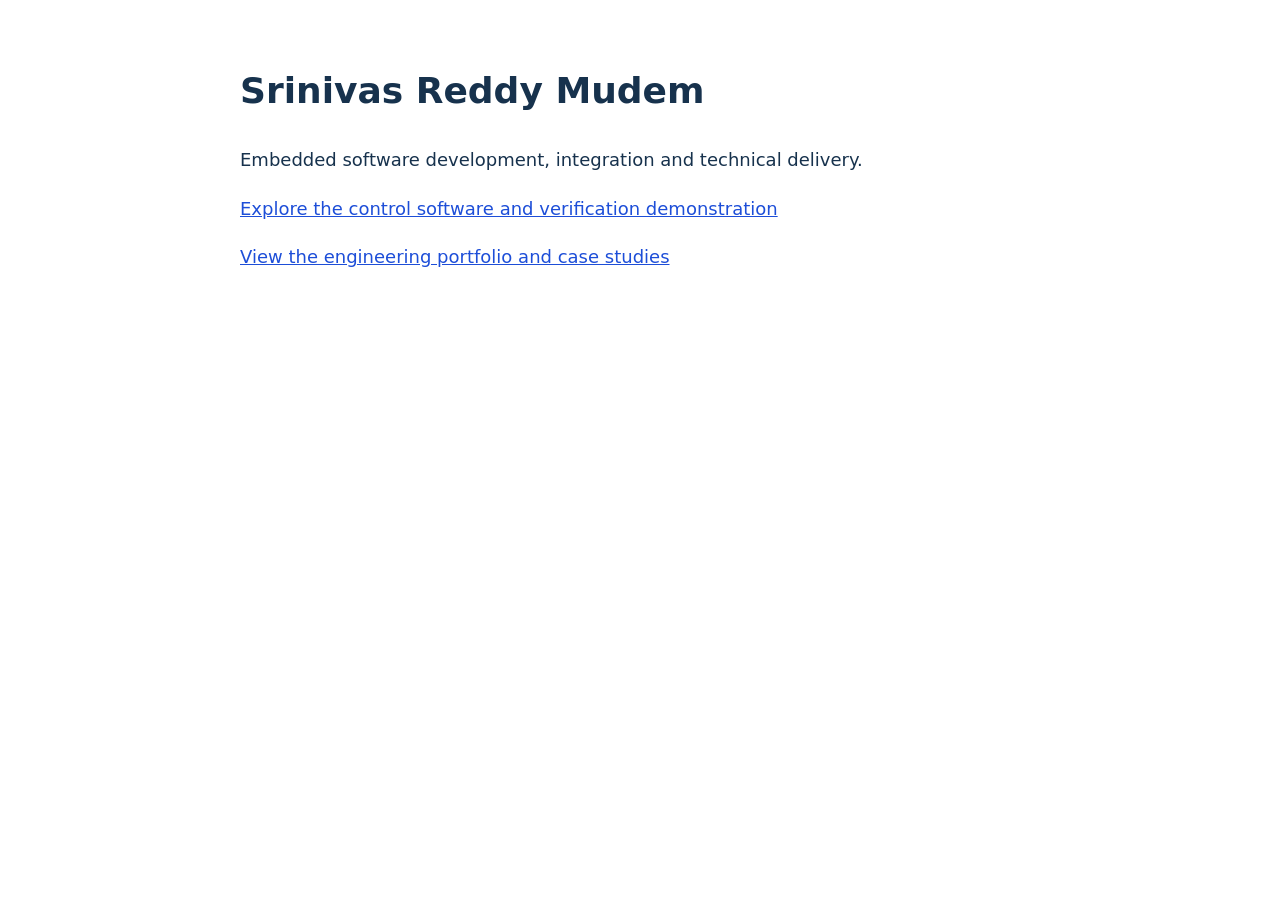
<file: index.html>
<!doctype html><html lang="en"><meta charset="utf-8"><meta name="viewport" content="width=device-width,initial-scale=1"><title>Srinivas Reddy Mudem — Engineering Portfolio</title><style>body{max-width:800px;margin:60px auto;padding:0 24px;font:18px/1.7 system-ui;color:#17324d}a{color:#1d4ed8}</style><h1>Srinivas Reddy Mudem</h1><p>Embedded software development, integration and technical delivery.</p><p><a href="control-verification/">Explore the control software and verification demonstration</a></p><p><a href="https://github.com/SrinivasReddyMudem/engineering-portfolio">View the engineering portfolio and case studies</a></p></html>
</file>
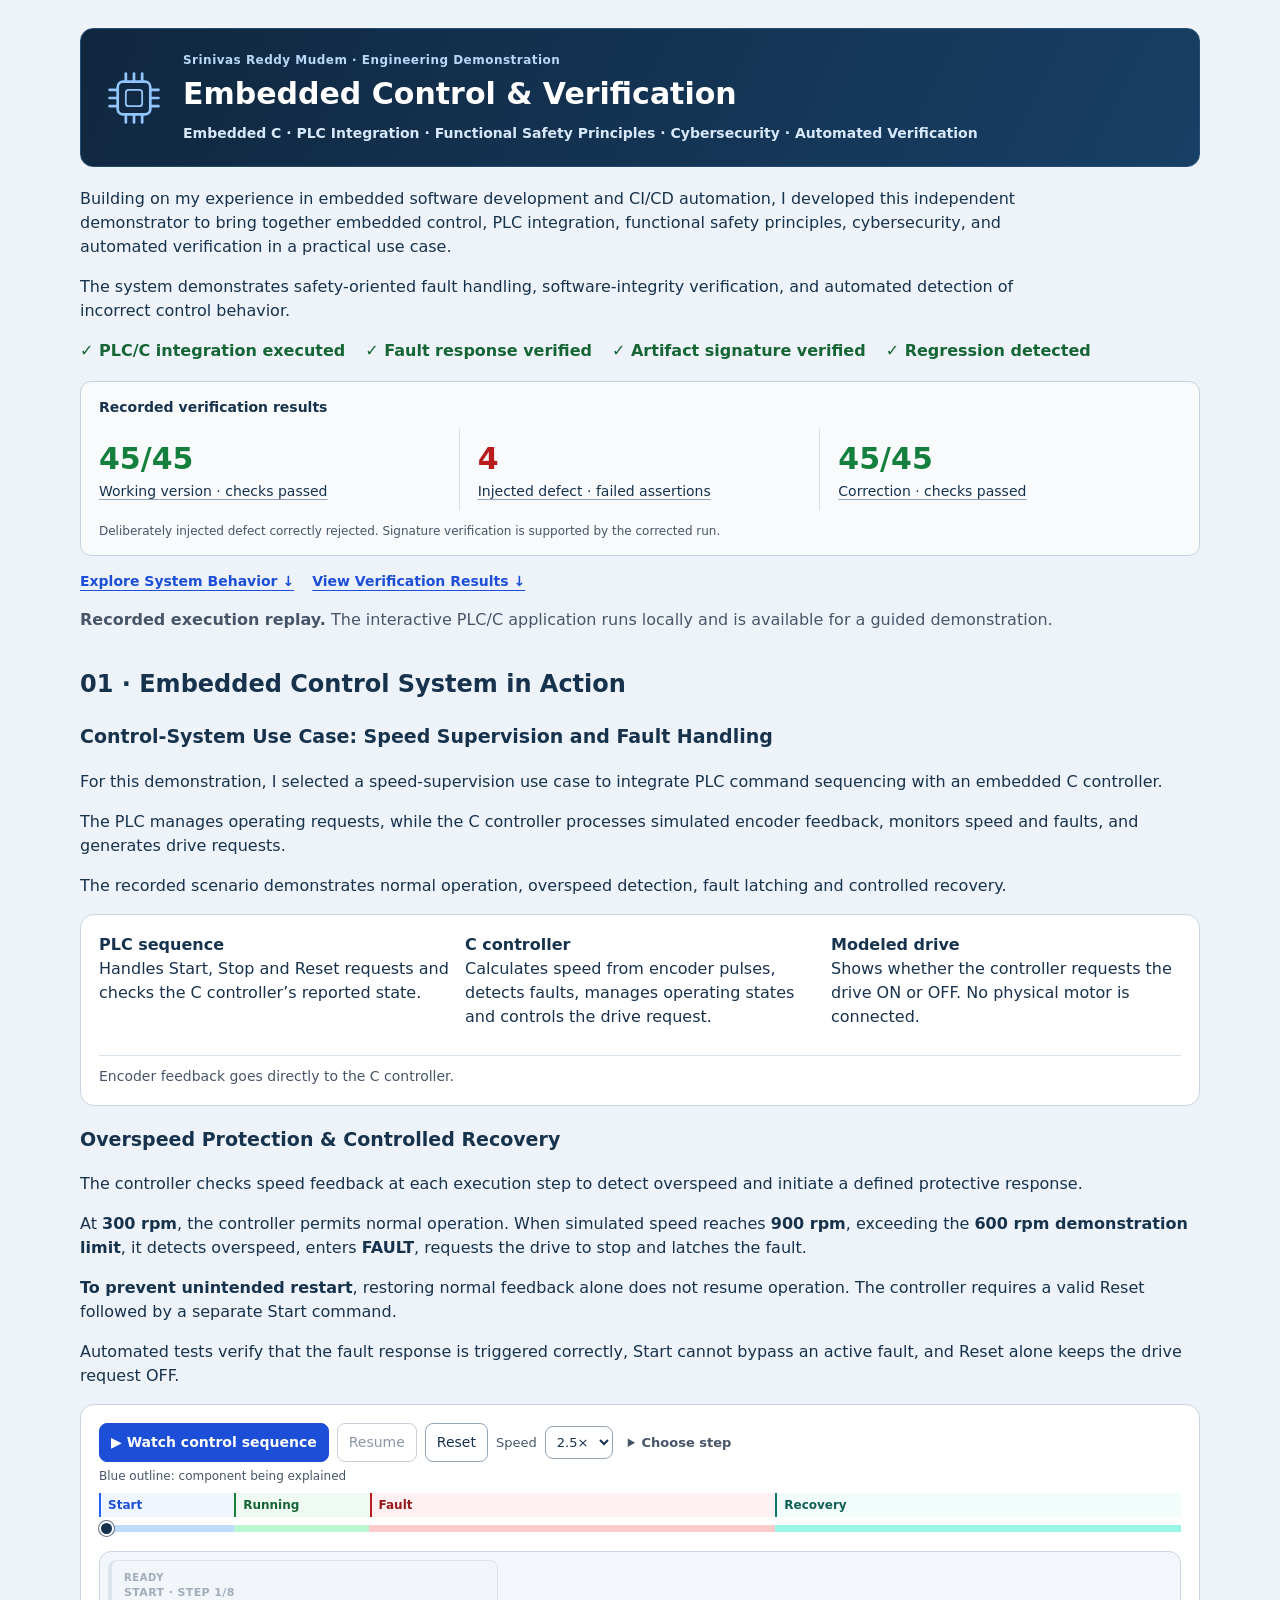
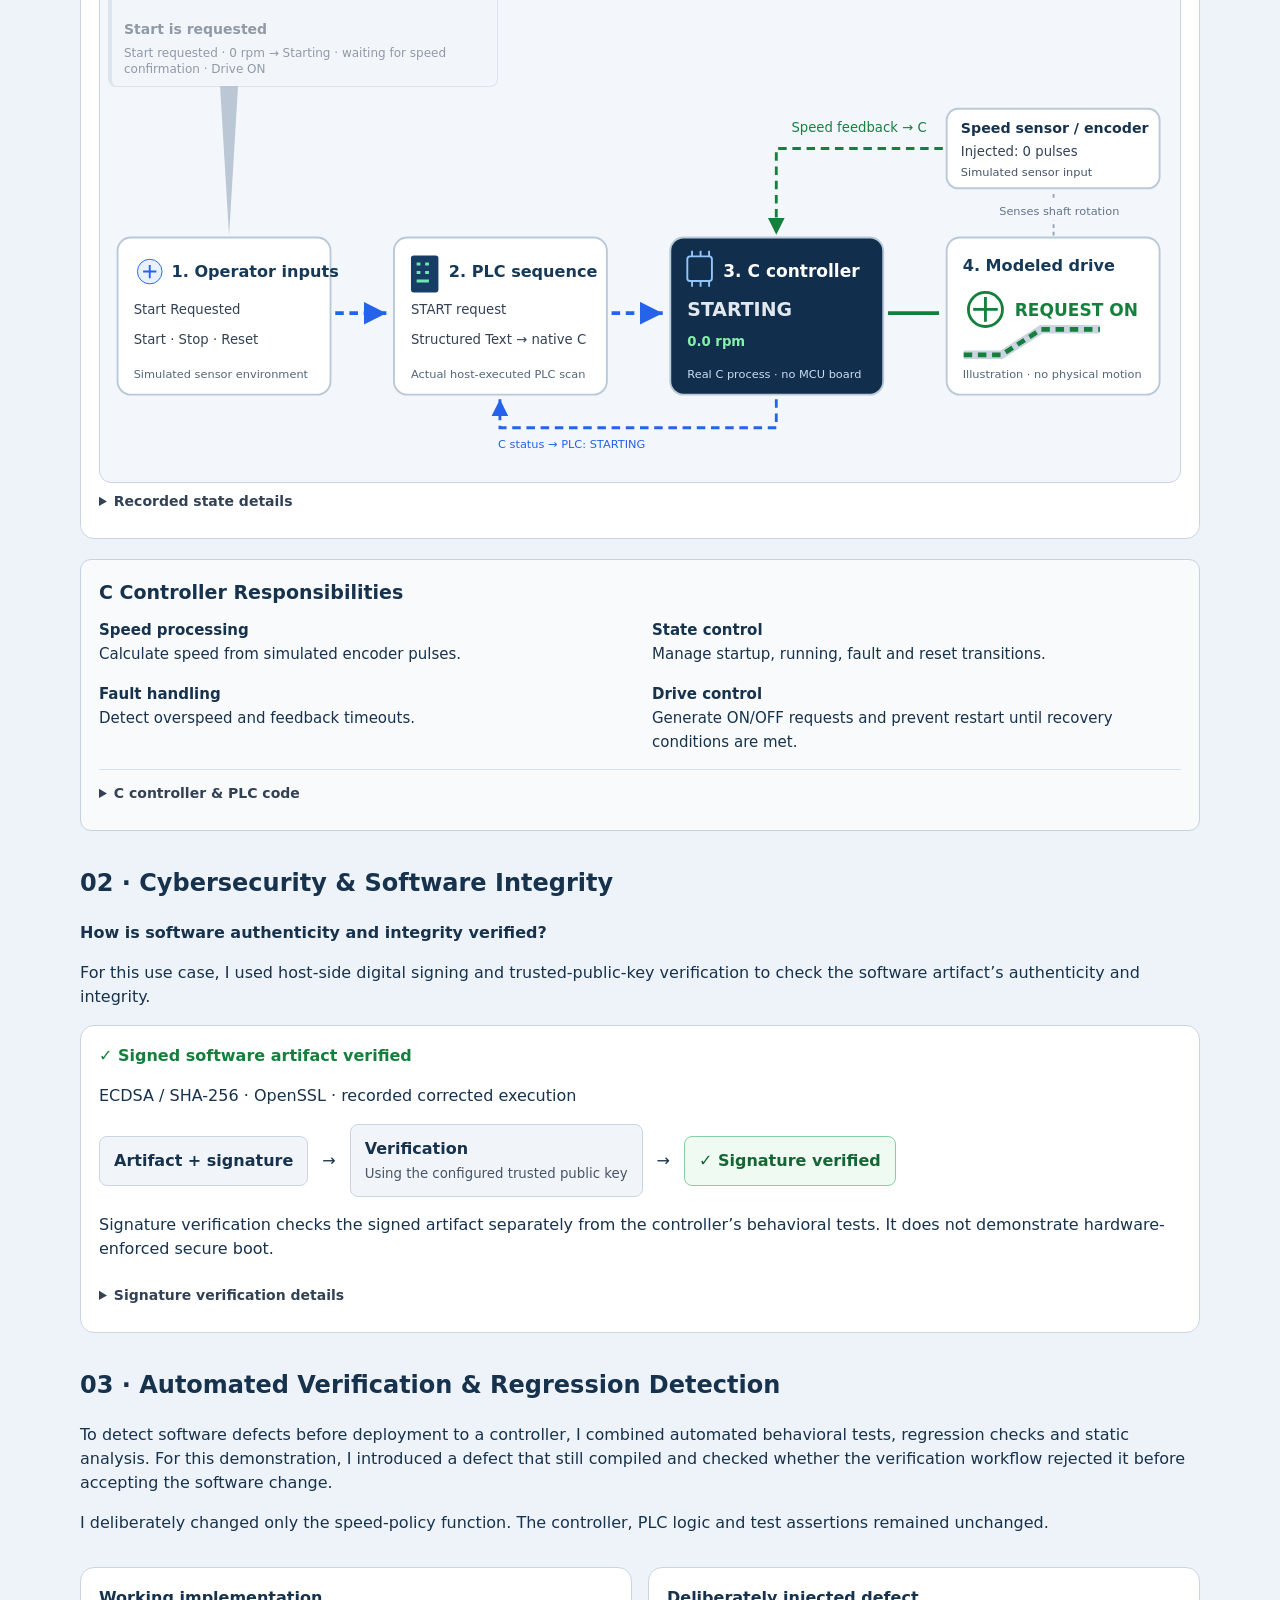
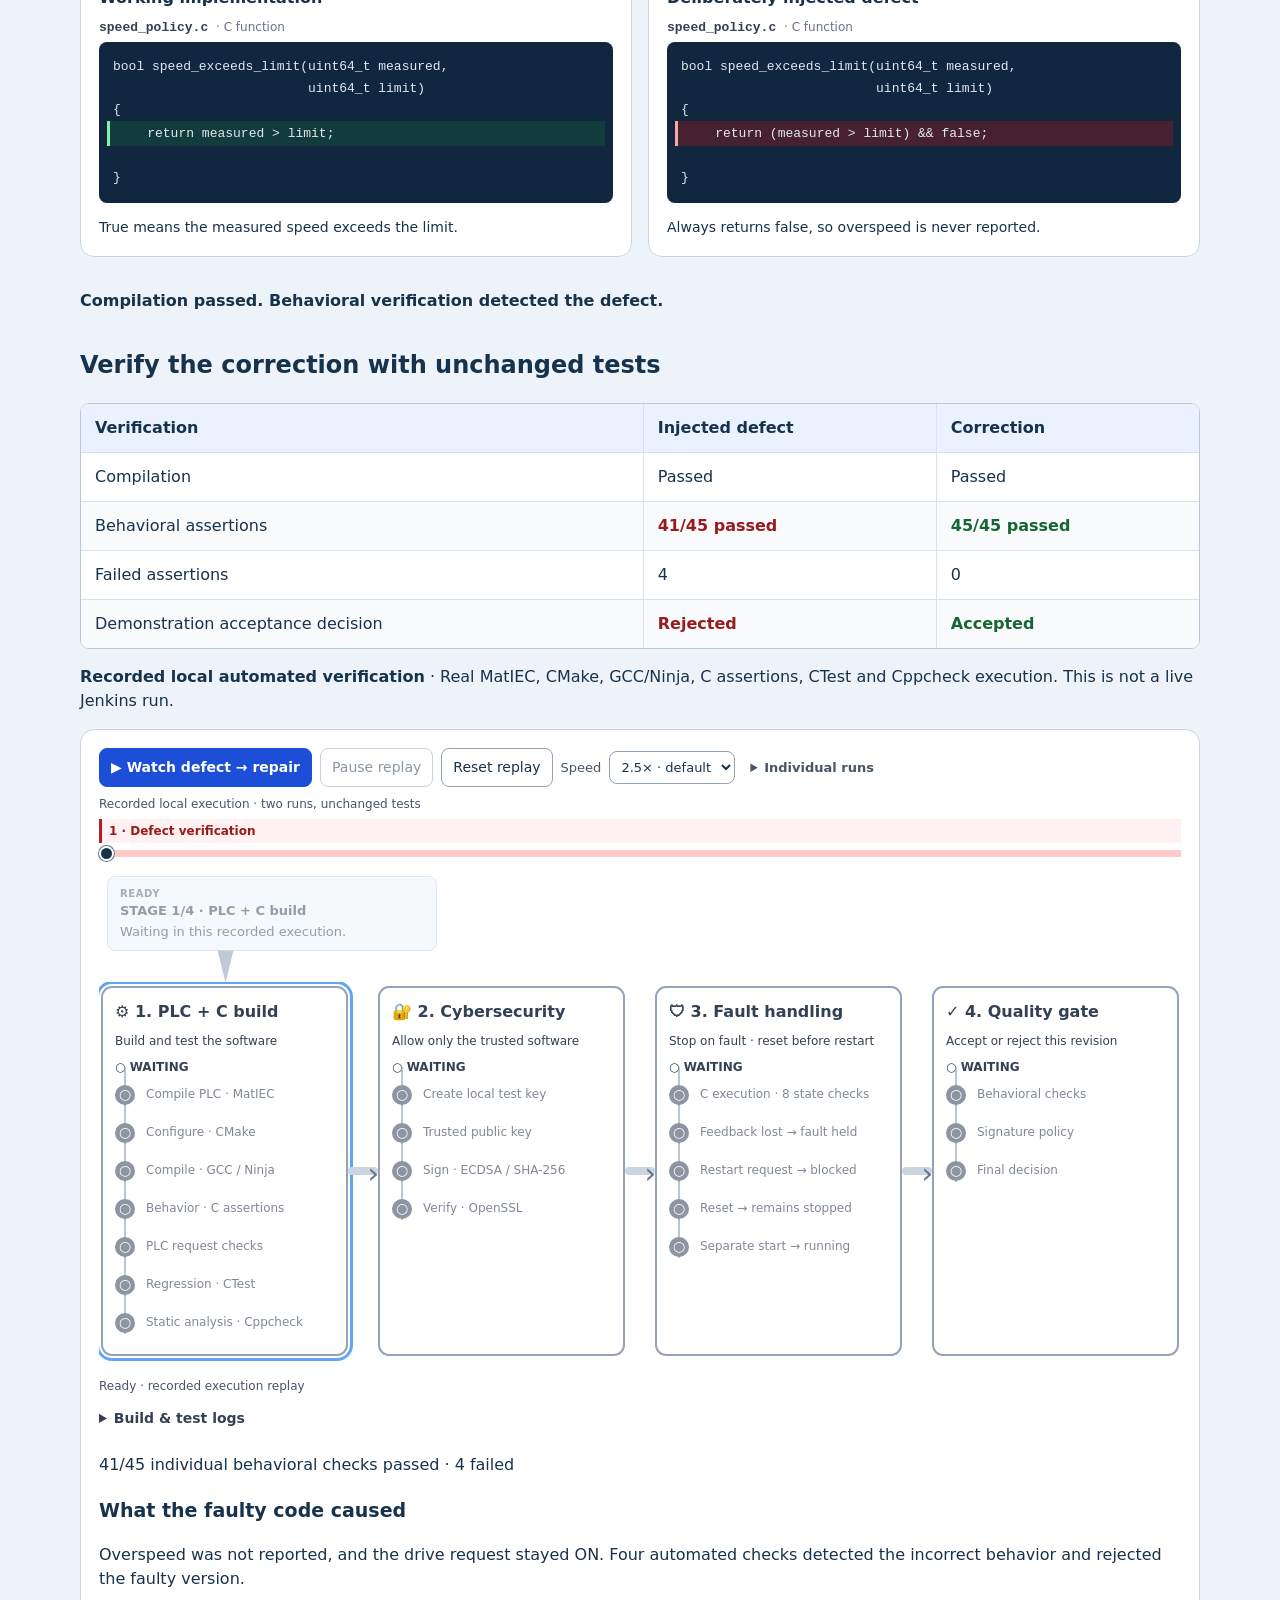
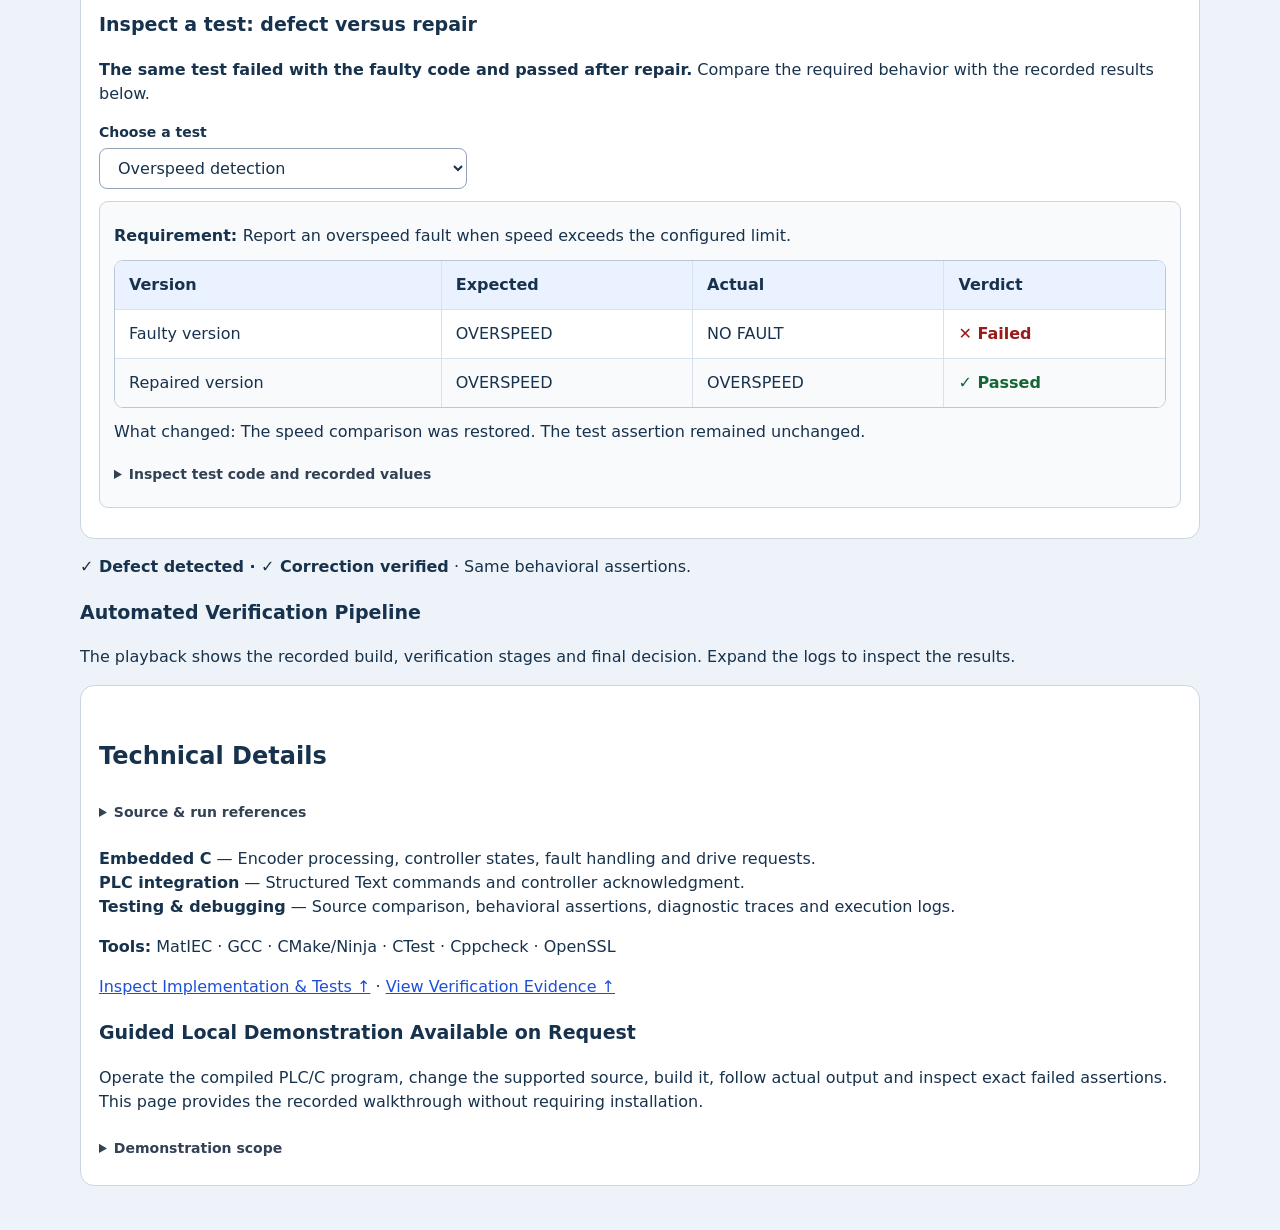
<file: control-verification/index.html>
<!doctype html><html lang="en"><meta charset="utf-8"><meta name="viewport" content="width=device-width,initial-scale=1"><title>Embedded Control &amp; Verification · Srinivas Reddy Mudem</title><link rel="icon" type="image/svg+xml" href="favicon.svg?v=2"><link rel="icon" sizes="any" href="favicon.ico?v=2"><link rel="apple-touch-icon" href="apple-touch-icon.png"><meta name="theme-color" content="#10273f">
<style>body{margin:0;background:#eef3f9;color:#17324d;font:16px/1.5 system-ui}main{max-width:1120px;margin:auto;padding:28px 20px}h1{font-size:30px;margin:8px 0}.label{color:#1d4ed8;font-weight:700}.intro{max-width:790px}.panel{background:white;border:1px solid #cbd5e1;border-radius:14px;padding:18px;margin:16px 0}.controls{display:flex;gap:10px;flex-wrap:wrap}button,select{font:inherit;padding:9px 14px;border-radius:8px;border:1px solid #94a3b8;background:white;color:#17324d;cursor:pointer}button:first-child{background:#1d4ed8;color:white}button:disabled{opacity:.5;cursor:default}.lab-machine{background:#f3f7fc;border:1px solid #cbd5e1;border-radius:12px;padding:8px}.lab-machine svg{width:100%;height:auto}.lab-svg-title{font-size:17px;fill:#153957;font-weight:700}.lab-svg-body{font-size:14px;fill:#334155}.lab-svg-small{font-size:12px;fill:#536679}.lab-explain{padding:12px;border-left:4px solid;margin-top:12px}.modeled-running-flow{stroke-dasharray:9 6;animation:flow 1.2s linear infinite}.observed-signal{stroke-dasharray:9 6;animation:flow 1.2s linear 1}.motor-spin{animation:spin 2s linear infinite;transform-origin:0 0}@keyframes flow{to{stroke-dashoffset:-30}}@keyframes spin{to{transform:rotate(360deg)}}.good{color:#15803d;font-weight:700}.facts{display:flex;gap:24px;flex-wrap:wrap}.muted{color:#475569}a{color:#1d4ed8}progress{width:100%;height:12px}@media(prefers-reduced-motion:reduce){*{animation:none!important}}@media(max-width:650px){main{padding:15px 10px}h1{font-size:24px}.lab-machine{overflow:auto}.lab-machine svg{min-width:750px}}button[aria-pressed="false"]{background:white;color:#17324d}button[aria-pressed="true"]{background:#1d4ed8;color:white}.story-meaning{padding:12px 16px;background:#eaf2ff;border-left:4px solid #2563eb;border-radius:7px;font-weight:600}#story-title{margin:18px 0 6px}#status{max-width:850px;font-size:17px;line-height:1.65}.lab-explain{display:none}</style><style>html{scroll-behavior:smooth}nav{margin:18px 0}nav a{padding:8px 12px;background:#e0eaff;border-radius:8px;text-decoration:none;font-weight:600}h2{margin-top:34px;font-size:24px}h3{font-size:19px}.roles,.code-pair{display:grid;grid-template-columns:repeat(2,minmax(0,1fr));gap:16px}.roles{grid-template-columns:repeat(3,minmax(0,1fr))}.roles p{margin:0}.pipeline{display:flex;flex-wrap:wrap;gap:8px}.tool{padding:9px;border-radius:8px;border:1px solid}.passed{background:#e7f6ed;color:#14532d;border-color:#86cfa5}.failed{background:#fff0f0;color:#991b1b;border-color:#f4a5a5}.blocked{background:#eef2f6;color:#475569;border-color:#cbd5e1}pre{white-space:pre-wrap;overflow-wrap:anywhere;font:14px/1.6 ui-monospace,monospace}.console{max-height:420px;overflow:auto;background:#102037;color:#e2e8f0;padding:15px;border-radius:9px}.detail{border-left:4px solid #dc2626;padding:12px;background:#fff1f2}.detail.good{border-color:#15803d;background:#effaf2;color:#14532d}@media(max-width:650px){.roles,.code-pair{grid-template-columns:1fr}.facts{gap:12px}nav a{font-size:14px}}@media(prefers-reduced-motion:reduce){html{scroll-behavior:auto}}</style>
<link rel="stylesheet" href="animation.css"><link rel="stylesheet" href="four-panel-style.css"><style>.keywords{font-weight:650;color:#214e7a}.capabilities{display:flex;flex-wrap:wrap;gap:8px 20px;color:#166534;font-weight:650}.metrics{display:grid;grid-template-columns:repeat(3,1fr);gap:12px}.metrics>div{background:white;border:1px solid #cbd5e1;border-radius:10px;padding:14px}.metrics strong{display:block;font-size:30px;color:#15803d}.metrics span{display:block}.metrics .defect-metric strong{color:#b91c1c}.responsibilities{display:grid;grid-template-columns:repeat(2,1fr);gap:4px 20px}summary{cursor:pointer;color:#1d4ed8;font-weight:600;padding:10px 0}table{border-collapse:collapse;width:100%;background:white}td,th{padding:12px;text-align:left;border-bottom:1px solid #cbd5e1}th{background:#eaf2ff}.table-scroll{overflow:auto}header .intro{max-width:950px}@media(max-width:650px){.metrics{grid-template-columns:1fr}.responsibilities{grid-template-columns:1fr}.metrics strong{font-size:26px}}</style><style>.step-card{border:1px solid #93b4e2;border-left:5px solid #2563eb;background:#eff6ff;border-radius:12px;padding:18px;margin:16px 0;color:#17324d}.step-card h3{margin:10px 0 6px;font-size:23px}.step-card-top{display:flex;justify-content:space-between;gap:12px;font-weight:750;color:#1d4ed8}.step-facts{display:grid;grid-template-columns:repeat(3,minmax(0,1fr));gap:12px;margin:16px 0}.step-facts>div{background:#ffffffbf;border:1px solid #cbd5e1;border-radius:8px;padding:12px}.step-facts span{display:block;font-size:12px;letter-spacing:.06em;color:#475569;margin-bottom:6px}.step-facts strong{display:block;font-size:18px}.step-card[data-tone="fault"]{background:#fff1f2;border-color:#fca5a5;border-left-color:#b91c1c}.step-card[data-tone="fault"] .step-card-top{color:#b91c1c}.step-card[data-tone="running"]{background:#f0fdf4;border-color:#86cfa5;border-left-color:#15803d}.step-card[data-tone="running"] .step-card-top{color:#166534}.step-card.step-arrival{animation:step-arrival .55s ease-out}@keyframes step-arrival{from{transform:translateY(8px);box-shadow:0 0 0 5px #60a5fa44}to{transform:translateY(0);box-shadow:0 0 0 0 transparent}}@media(max-width:650px){.step-facts{grid-template-columns:1fr}.step-card{padding:14px}.step-card h3{font-size:20px}}@media(prefers-reduced-motion:reduce){.step-card.step-arrival{animation:none}}</style><style>.step-card{padding:9px 13px;margin:10px 0;border-left-width:4px;border-radius:8px}.step-notice-title{display:flex;align-items:baseline;gap:10px;flex-wrap:wrap}.step-notice-title #step-number{font-size:11px;font-weight:750;color:#475569;white-space:nowrap}.step-card .step-notice-title h3{font-size:16px;line-height:1.35;margin:0}.step-card #step-compact{font-size:14px;line-height:1.4;margin:3px 0 0}.step-card.step-arrival{animation:compact-notice .4s ease-out}@keyframes compact-notice{from{opacity:.45;transform:translateY(-5px);box-shadow:0 3px 12px #17324d24}to{opacity:1;transform:translateY(0);box-shadow:none}}@media(max-width:650px){.step-card{padding:8px 10px}.step-card .step-notice-title h3{font-size:15px}.step-card #step-compact{font-size:13px}.step-notice-title{gap:3px 8px}}@media(prefers-reduced-motion:reduce){.step-card.step-arrival{animation:none}}</style><style>.walkthrough-scene{position:relative;border:1px solid #cbd5e1;border-radius:12px;padding:10px;background:#f3f7fc;margin-top:12px}.walkthrough-scene .step-card{position:relative;margin:0 0 16px;background:#fff;box-shadow:0 2px 7px #17324d12}.walkthrough-scene .step-card:after{content:"";position:absolute;left:34px;bottom:-8px;width:13px;height:13px;background:inherit;border-right:1px solid #93b4e2;border-bottom:1px solid #93b4e2;transform:rotate(45deg)}.walkthrough-scene .step-card[data-tone="fault"]:after{border-color:#fca5a5}.walkthrough-scene .step-card[data-tone="running"]:after{border-color:#86cfa5}.step-notice-title #step-number{color:#1d4ed8;background:#eaf2ff;padding:2px 7px;border-radius:5px;font-size:12px}.walkthrough-scene #diagram .lab-machine{border:0;padding:0}@media(max-width:650px){.walkthrough-scene{padding:7px}}</style><style>.step-card #progress{display:block;width:100%;height:5px;margin:8px 0 0;accent-color:#2563eb}.step-card[data-tone="fault"] #progress{accent-color:#b91c1c}.step-card[data-tone="running"] #progress{accent-color:#15803d}</style><style>.walkthrough-scene .step-card:after{left:var(--step-pointer-left,34px);transition:left .3s ease}.step-focus-name{font-size:12px;font-weight:700;color:#1d4ed8}.step-component-focus{stroke:#2563eb!important;stroke-width:4px!important;paint-order:stroke fill;animation:component-attention .8s ease-out 2}.walkthrough-scene:has(.step-card[data-tone="fault"]) .step-component-focus{stroke:#b91c1c!important}.step-card[data-tone="fault"] .step-focus-name{color:#b91c1c}@keyframes component-attention{0%,100%{stroke-opacity:1}50%{stroke-opacity:.35}}@media(prefers-reduced-motion:reduce){.step-component-focus{animation:none}.walkthrough-scene .step-card:after{transition:none}}</style><style>.step-pointer-connector{position:absolute;left:0;top:0;pointer-events:none;overflow:visible;z-index:2}.walkthrough-scene .step-card{z-index:3}</style><style>.walkthrough-scene .step-card:after{width:18px;height:var(--step-pointer-depth,12px);left:calc(var(--step-pointer-left,34px) - 2px);bottom:calc(-1 * var(--step-pointer-depth,12px));transform:none;clip-path:polygon(0 0,100% 0,50% 100%);border:0;background:#2563eb;transition:left .3s ease,height .3s ease}.walkthrough-scene .step-card[data-tone="fault"]:after{background:#b91c1c}.walkthrough-scene .step-card[data-tone="running"]:after{background:#15803d}.step-pointer-connector{display:none}</style><style>.step-card #progress{appearance:none;-webkit-appearance:none;cursor:ew-resize;touch-action:pan-y;min-height:20px;height:20px;background:transparent;margin:4px 0 0}.step-card #progress::-webkit-slider-runnable-track{height:5px;border-radius:5px;background:#bfd0e5}.step-card #progress::-webkit-slider-thumb{-webkit-appearance:none;width:14px;height:14px;margin-top:-4.5px;border-radius:50%;background:#2563eb;border:2px solid white;box-shadow:0 0 0 1px #2563eb}.step-card #progress:focus-visible{outline:2px solid #2563eb;outline-offset:3px}.step-card #progress::-moz-range-track{height:5px;background:#bfd0e5}.step-card #progress::-moz-range-progress{height:5px;background:#2563eb}.step-card #progress::-moz-range-thumb{background:#2563eb;border:2px solid white;border-radius:50%}</style><style>.step-card #progress::-webkit-slider-runnable-track{background:transparent}</style><style>.project-banner{display:flex;align-items:center;gap:20px;padding:22px 24px;margin-bottom:20px;border:1px solid #254d74;border-radius:13px;background:linear-gradient(115deg,#10273f,#183f65);color:#fff}.project-banner .label{color:#b9d7f7;font-size:12px;letter-spacing:.04em}.project-banner h1{color:#fff;font-size:30px;line-height:1.2;margin:7px 0 10px}.project-banner .keywords{color:#d7e8fa;font-size:14px;line-height:1.6;margin:0}.project-controller-icon{width:58px;height:58px;flex:0 0 58px;color:#93c5fd}@media(max-width:650px){.project-banner{padding:17px 15px;gap:12px;align-items:flex-start}.project-controller-icon{width:34px;height:34px;flex-basis:34px;margin-top:23px}.project-banner h1{font-size:24px}.project-banner .keywords{font-size:13px}.project-banner .label{font-size:11px}}</style><style>.walkthrough-scene #diagram{padding-top:29px}.step-target-label{position:absolute;z-index:4;padding:3px 9px;border-radius:6px;font-size:12px;font-weight:750;line-height:1.5;white-space:nowrap;max-width:calc(100% - 30px);background:#eaf2ff;color:#173d70;border:1px solid #93b4e2;box-shadow:0 2px 5px #17324d12;pointer-events:none}.step-target-label[data-tone="fault"]{background:#fff1f2;color:#991b1b;border-color:#fca5a5}.step-target-label[data-tone="running"]{background:#effaf2;color:#166534;border-color:#86cfa5}.step-notice-title #step-number{display:none}@media(max-width:650px){.walkthrough-scene #diagram{padding-top:35px}.step-target-label{font-size:12px}}</style><style>.walkthrough-scene{padding-top:130px}.walkthrough-scene #diagram{padding-top:0}.walkthrough-scene .step-card{position:absolute;box-sizing:border-box;margin:0;padding:9px 12px;z-index:4}.step-notice-title #step-number{display:inline-block;padding:0;background:transparent;font-size:11px}.step-notice-title{gap:4px 8px}.step-focus-name{display:none}.step-card .step-notice-title h3{font-size:14px}.step-card #step-compact{font-size:12px;line-height:1.35}.step-card.step-arrival{animation:none}.step-target-label{display:none}.walkthrough-playback{margin:8px 0}.walkthrough-playback #progress{display:block;appearance:none;-webkit-appearance:none;width:100%;height:20px;margin:0;cursor:ew-resize;touch-action:pan-y;background:transparent}.walkthrough-playback #progress::-webkit-slider-runnable-track{height:5px;background:transparent;border-radius:5px}.walkthrough-playback #progress::-webkit-slider-thumb{-webkit-appearance:none;width:14px;height:14px;margin-top:-4.5px;border:2px solid white;border-radius:50%;background:#2563eb;box-shadow:0 0 0 1px #2563eb}.walkthrough-playback #progress:focus-visible{outline:2px solid #2563eb;outline-offset:2px}@media(max-width:650px){.walkthrough-scene{padding-top:140px}.walkthrough-scene #diagram{padding-top:0}.step-card .step-notice-title h3{font-size:14px}}</style><style>#verification-scene{position:relative;padding-top:95px}#verification-notice{position:absolute;top:6px;box-sizing:border-box;width:330px;max-width:calc(100% - 16px);padding:9px 12px;border:1px solid #93b4e2;border-radius:8px;background:#eff6ff;color:#173d70;font-size:13px;z-index:3}#verification-notice p{margin:3px 0 0;line-height:1.4}#verification-notice:after{content:"";position:absolute;left:var(--pointer-x,24px);bottom:calc(-1 * var(--pointer-depth,12px));width:16px;height:var(--pointer-depth,12px);background:#2563eb;clip-path:polygon(0 0,100% 0,50% 100%)}#verification-notice[data-state="failed"]{background:#fff1f2;color:#991b1b;border-color:#fca5a5}#verification-notice[data-state="failed"]:after{background:#b91c1c}.verification-current-stage{outline:3px solid #60a5fa;outline-offset:2px}.verification-playback input{width:100%;height:20px;accent-color:#2563eb;cursor:ew-resize}.verification-playback{margin:8px 0}@media(max-width:650px){#verification-scene{padding-top:110px}}</style><style>#step-card[data-playback="ready"],#verification-notice[data-playback="ready"]{opacity:.58;background:#f1f5f9;color:#475569;border-color:#cbd5e1;box-shadow:none}#step-card[data-playback="ready"]:after,#verification-notice[data-playback="ready"]:after{background:#94a3b8}#step-card,#verification-notice{transition:opacity .2s ease,background-color .2s ease}#step-card[data-playback="ready"] .step-notice-title:before,#verification-notice[data-playback="ready"]:before{content:"READY";display:block;font-size:10px;letter-spacing:.06em;font-weight:700;color:#64748b}#verification-scene{overflow:clip}.walkthrough-scene{overflow:clip}</style><style>.metrics a{color:inherit;text-decoration:underline;text-decoration-color:#94a3b8;text-underline-offset:3px}.signature-flow{display:flex;align-items:center;gap:14px;flex-wrap:wrap;margin:16px 0}.signature-flow>div{padding:12px 14px;background:#f1f5f9;border:1px solid #cbd5e1;border-radius:8px}.signature-flow small{display:block;margin-top:3px;color:#475569}.signature-flow .signature-outcome{background:#effaf2;color:#166534;border-color:#86cfa5}.result-fail{color:#991b1b;font-weight:650}.result-pass{color:#166534;font-weight:650}.source-excerpt pre{background:#10273f;color:#e2e8f0;padding:16px;border-radius:9px;line-height:1.65}.code-keyword{color:#93c5fd}#working-evidence{scroll-margin-top:20px}@media(max-width:650px){.signature-flow{flex-direction:column;align-items:stretch}.signature-flow>span{align-self:center;transform:rotate(90deg)}}</style><style>.verification-story-status{padding:9px 12px;background:#eaf2ff;border-left:3px solid #2563eb;border-radius:5px;font-size:14px}.controls .secondary-replay{background:white;color:#334155;font-size:14px;padding:8px 11px}</style><style>.verification-journey{display:flex;gap:10px;align-items:center;flex-wrap:wrap;margin:14px 0}.verification-journey span[id]{padding:7px 12px;border:1px solid #cbd5e1;border-radius:7px;color:#475569;background:#f1f5f9}.verification-journey span[data-status="active"]{color:#1d4ed8;background:#eff6ff;border-color:#60a5fa;font-weight:700}.verification-journey span[data-status="rejected"]{color:#991b1b;background:#fff1f2;border-color:#fca5a5}.verification-journey span[data-status="verified"]{color:#166534;background:#effaf2;border-color:#86cfa5}</style><style>#verification-track-labels{display:grid;grid-template-columns:1fr 1fr;font-size:12px;font-weight:700;margin:6px 0 0}#verification-track-labels span{padding:4px 7px}#verification-track-labels .track-defect{color:#991b1b;border-left:3px solid #b91c1c;background:#fff1f2}#verification-track-labels .track-repair{color:#166534;border-left:3px solid #15803d;background:#effaf2}.verification-playback #verification-progress{appearance:none;-webkit-appearance:none;background:transparent;display:block;width:100%;height:22px;margin:0;cursor:ew-resize}.verification-playback #verification-progress::-webkit-slider-runnable-track{height:7px;background:transparent;border-radius:5px}.verification-playback #verification-progress::-webkit-slider-thumb{-webkit-appearance:none;width:15px;height:15px;margin-top:-4px;background:#17324d;border:2px solid white;border-radius:50%;box-shadow:0 0 0 1px #64748b}.verification-playback #verification-progress:focus-visible{outline:2px solid #2563eb;outline-offset:3px}.verification-playback #verification-progress::-moz-range-track{background:transparent;height:7px}.verification-playback #verification-progress::-moz-range-thumb{background:#17324d;border:2px solid white;border-radius:50%}#verification-track-labels[data-single="defect"]{grid-template-columns:1fr}#verification-track-labels[data-single="defect"] .track-repair{display:none}#verification-track-labels[data-single="repair"]{grid-template-columns:1fr}#verification-track-labels[data-single="repair"] .track-defect{display:none}</style><style>.compact-verification .verification-toolbar{align-items:center;gap:8px}.compact-verification .verification-toolbar button{font-size:14px;padding:8px 11px}.compact-verification .verification-toolbar label{font-size:13px;color:#475569}.compact-verification .verification-toolbar select{font-size:13px;padding:7px}.replay-disclosure{display:block;font-size:12px;margin:8px 0 3px}.individual-runs{position:relative}.individual-runs summary{font-size:13px;padding:7px;color:#475569}.individual-runs>.controls{position:absolute;top:100%;right:0;padding:10px;min-width:220px;background:white;border:1px solid #cbd5e1;box-shadow:0 4px 12px #17324d22;border-radius:8px;z-index:8}.compact-verification .verification-playback{margin:5px 0}.compact-verification #verification-track-labels span{padding:3px 7px}.compact-verification #replay-status{font-size:12px;margin:5px 0;color:#475569}@media(max-width:650px){.individual-runs>.controls{left:0;right:auto}}</style><style>#watch-verification-story,#watch-verification-story[aria-pressed="false"],#watch-verification-story[aria-pressed="true"]{background:#1d4ed8;color:#fff;border-color:#1d4ed8;font-weight:650}#watch-verification-story:hover{background:#1e40af;border-color:#1e40af}#watch-verification-story:focus-visible{outline:3px solid #93c5fd;outline-offset:3px}</style><style>.operating-phase-labels{display:grid;grid-template-columns:1fr 1fr 3fr 3fr;font-size:11px;font-weight:650;color:#475569;margin-top:8px}.operating-phase-labels span{padding:3px 5px;border-left:2px solid #93b4e2}.operating-phase-labels span:nth-child(2){border-color:#15803d;color:#166534}.operating-phase-labels span:nth-child(3){border-color:#b91c1c;color:#991b1b}#walkthrough-speed{font-size:13px;padding:7px}label[for="walkthrough-speed"]{font-size:13px;color:#475569}</style><style>.operating-toolbar{align-items:center;gap:8px}.operating-toolbar button{font-size:14px;padding:8px 11px}.operating-toolbar label{font-size:13px;color:#475569}#play,#play[aria-pressed="false"],#play[aria-pressed="true"]{background:#1d4ed8;color:#fff;border-color:#1d4ed8;font-weight:650}#play:hover{background:#1e40af}#play:focus-visible{outline:3px solid #93c5fd;outline-offset:3px}.operating-phase-labels{grid-template-columns:1fr 1fr 3fr 3fr;margin-top:5px;font-size:12px}.operating-phase-labels span{padding:3px 7px}.operating-phase-labels span:first-child{background:#eff6ff;color:#1d4ed8;border-color:#2563eb}.operating-phase-labels span:nth-child(2){background:#effaf2;color:#166534;border-color:#15803d}.operating-phase-labels span:nth-child(3){background:#fff1f2;color:#991b1b;border-color:#b91c1c}.operating-phase-labels span:nth-child(4){background:#f0fdfa;color:#115e59;border-color:#0f766e}.walkthrough-navigation{position:relative}.walkthrough-navigation summary{font-size:13px;padding:7px;color:#475569}.walkthrough-navigation>.controls{position:absolute;left:0;top:100%;z-index:8;background:white;padding:10px;border:1px solid #cbd5e1;border-radius:8px;box-shadow:0 4px 12px #17324d22;width:250px;box-sizing:border-box}.walkthrough-navigation select{max-width:100%;font-size:12px}.walkthrough-playback #progress{height:22px}.walkthrough-playback #progress::-webkit-slider-runnable-track{height:7px;background:transparent}.walkthrough-playback #progress::-webkit-slider-thumb{margin-top:-4px;width:15px;height:15px;background:#17324d;box-shadow:0 0 0 1px #64748b}.walkthrough-playback #progress::-moz-range-track{background:transparent;height:7px}.walkthrough-playback #progress::-moz-range-progress{background:transparent}.walkthrough-playback #progress::-moz-range-thumb{background:#17324d}</style><style>.step-card .step-notice-title{display:block}.step-card .step-notice-title #step-number{display:block;font-size:11px;font-weight:750;letter-spacing:.035em;margin-bottom:3px;padding:0;background:transparent}.step-card .step-notice-title h3{font-size:14px;line-height:1.35}.step-card[data-phase="start"] .step-notice-title #step-number{color:#1d4ed8}.step-card[data-phase="running"] .step-notice-title #step-number{color:#166534}.step-card[data-phase="fault"] .step-notice-title #step-number{color:#991b1b}.step-card[data-phase="recovery"] .step-notice-title #step-number{color:#115e59}.step-card[data-playback="ready"] .step-notice-title #step-number{color:#64748b}</style><style>@media(max-width:650px){.walkthrough-navigation>.controls{position:fixed;left:50%;right:auto;top:auto;transform:translateX(-50%);max-width:calc(100vw - 32px)}}</style><style>.step-component-focus{animation:none!important;stroke:#2563eb!important;stroke-width:4px!important}.walkthrough-scene:has(.step-card[data-tone="fault"]) .step-component-focus{stroke:#b91c1c!important}.walkthrough-scene:has(.step-card[data-playback="ready"]) .step-component-focus{stroke:#94a3b8!important}</style><style>#diagram .step-component-focus,.walkthrough-scene:has(.step-card[data-tone="fault"]) #diagram .step-component-focus,.walkthrough-scene:has(.step-card[data-playback="ready"]) #diagram .step-component-focus{stroke:#2563eb!important;stroke-width:4px!important;animation:none!important}.selection-key{display:flex;gap:7px;align-items:center;font-size:12px;color:#475569;margin:5px 0}.selection-key span{display:inline-block;width:11px;height:11px;border:2px solid #2563eb;border-radius:3px;background:transparent}</style><style>#diagram:not([data-playback="playing"]) *,#diagram:not([data-playback="playing"]) *:before,#diagram:not([data-playback="playing"]) *:after{animation-play-state:paused!important}#diagram[data-playback="playing"] *,#diagram[data-playback="playing"] *:before,#diagram[data-playback="playing"] *:after{animation-play-state:running}#diagram:not([data-playback="playing"]) .step-component-focus{transition:none!important}</style><style>.assertion-comparison{margin:12px 0;padding:14px;border:1px solid #cbd5e1;border-radius:9px;background:#f8fafc}.assertion-comparison p{margin:8px 0 12px}.assertion-comparison .result-pass,.assertion-comparison .result-fail{white-space:nowrap}.assertion-comparison details p{overflow-wrap:anywhere;font-size:13px}.assertion-comparison pre{font-size:13px}.comparison-unavailable{border-color:#b91c1c;color:#991b1b}#assertion-heading{display:block;font-size:14px;font-weight:600;margin:8px 0 5px}#assertion{max-width:100%}</style><style>#assertion-technical-details h4{font-size:15px;margin:16px 0 7px}#assertion-technical-details .assertion-source-code{background:#10273f;color:#e2e8f0;padding:13px;border-radius:7px;font:13px/1.65 ui-monospace,monospace}#assertion-technical-details small{color:#475569;font-size:12px}.assertion-run-reference{border-left:3px solid #cbd5e1;padding:7px 12px;margin:12px 0}.assertion-run-reference p{margin:5px 0!important}.assertion-comparison #assertion-recorded-values td{overflow-wrap:normal}.assertion-comparison #assertion-recorded-values th{white-space:nowrap}#test-comparison{scroll-margin-top:20px}#fault-impact-comparison a[data-test-id]{text-underline-offset:3px}</style><style>@media(max-width:650px){#assertion-comparison-table,#assertion-comparison-table tbody{display:block;width:100%}#assertion-comparison-table thead{display:none}#assertion-comparison-table tbody tr{display:grid;grid-template-columns:minmax(0,1fr) minmax(0,1fr);margin-bottom:12px;border:1px solid #cbd5e1;border-radius:7px;overflow:hidden;background:white}#assertion-comparison-table td{display:block;min-width:0;padding:10px;overflow-wrap:anywhere;border-bottom:0}#assertion-comparison-table td:first-child{grid-column:1/-1;font-weight:700;background:#eaf2ff}#assertion-comparison-table td:nth-child(2):before{content:"Expected";display:block;color:#475569;font-size:12px;font-weight:400;margin-bottom:4px}#assertion-comparison-table td:nth-child(3):before{content:"Actual";display:block;color:#475569;font-size:12px;font-weight:400;margin-bottom:4px}#assertion-comparison-table td:last-child{grid-column:1/-1;border-top:1px solid #e2e8f0}}</style><style>details>summary{font-size:14px;font-weight:600;color:#334155;padding:8px 0}details>summary:hover{color:#1d4ed8}details>summary:focus-visible{outline:2px solid #2563eb;outline-offset:3px}header nav.controls{gap:18px;margin:15px 0}header nav.controls a{padding:0;background:none;border-radius:0;font-size:14px;font-weight:600;text-decoration:underline;text-underline-offset:4px}#source-run-references{margin:12px 0}#source-run-references p{font-size:13px;overflow-wrap:anywhere}#source-run-references h4{font-size:14px;margin:18px 0 7px}#source-run-references pre{font-size:13px;background:#f1f5f9;border-radius:7px;padding:12px}#working-evidence{scroll-margin-top:20px}</style><style>.table-scroll{border:1px solid #b8c8da;border-radius:9px;background:#fff;overflow:auto;margin:12px 0}.table-scroll table{width:100%;border-collapse:separate;border-spacing:0;background:#fff}.table-scroll th,.table-scroll td{padding:12px 14px;border:0;border-right:1px solid #d8e2ed;border-bottom:1px solid #d8e2ed;text-align:left;vertical-align:top}.table-scroll th{background:#eaf2ff;color:#17324d;font-weight:700}.table-scroll tr>:last-child{border-right:0}.table-scroll tbody tr:last-child>td{border-bottom:0}.table-scroll tbody tr:nth-child(even)>td{background:#f8fafc}.table-scroll .result-fail{color:#991b1b}.table-scroll .result-pass{color:#166534}@media(max-width:650px){.table-scroll th,.table-scroll td{padding:10px}#assertion-comparison-table tbody tr{border:0;border-bottom:1px solid #d8e2ed;border-radius:0;margin:0}#assertion-comparison-table tbody tr:last-child{border-bottom:0}#assertion-comparison-table td{border:0}#assertion-comparison-table td:first-child{background:#eaf2ff}#assertion-comparison-table td:last-child{border-top:1px solid #e2e8f0}}</style><style>.policy-card{min-width:0}.policy-filename{font:600 13px ui-monospace,monospace;color:#334155;margin:10px 0 7px}.policy-filename span{font:400 12px system-ui;color:#64748b}.policy-card pre{background:#10273f;color:#e2e8f0;padding:14px;border-radius:8px;font:13px/1.65 ui-monospace,monospace;margin:0;overflow-wrap:anywhere}.policy-return{display:block;margin:0 -6px;padding:2px 6px;border-left:3px solid}.policy-return.working{background:#16653455;border-color:#86efac}.policy-return.faulty{background:#991b1b66;border-color:#fca5a5}.policy-card>p:last-child{font-size:14px;margin-bottom:0}</style><style>.results-summary{margin:18px 0 14px;padding:15px 18px;background:#f8fafc;border:1px solid #c5d2e1;border-radius:11px}.results-summary>.label{margin:0 0 10px;color:#17324d;font-size:14px;font-weight:650}.results-summary .metrics{gap:0;grid-template-columns:repeat(3,minmax(0,1fr))}.results-summary .metrics>div{border:0;border-right:1px solid #d5dfeb;border-radius:0;padding:8px 18px;background:transparent}.results-summary .metrics>div:first-child{padding-left:0}.results-summary .metrics>div:last-child{border-right:0}.results-summary .metrics strong{font-size:30px}.results-summary .metrics span{font-size:14px;line-height:1.5}.results-summary>.muted{font-size:12px;line-height:1.5;margin:12px 0 0;color:#475569}@media(max-width:650px){.results-summary{padding:14px}.results-summary .metrics{grid-template-columns:1fr}.results-summary .metrics>div,.results-summary .metrics>div:first-child{border-right:0;border-bottom:1px solid #d5dfeb;padding:10px 0}.results-summary .metrics>div:last-child{border-bottom:0}.results-summary .metrics strong{font-size:27px}}</style><style>.controller-detail{background:#f8fafc;border:1px solid #c5d2e1;border-radius:11px;padding:18px;margin:20px 0}.controller-detail>h3{margin:0 0 12px;font-size:19px;color:#17324d}.controller-detail .responsibilities{display:grid;grid-template-columns:repeat(2,minmax(0,1fr));gap:16px 24px}.controller-detail .responsibilities>p{margin:0;font-size:15px;line-height:1.6;background:none;border:0}.controller-detail>details{margin-top:15px;border-top:1px solid #d8e2ed;padding-top:5px}@media(max-width:650px){.controller-detail{padding:15px}.controller-detail .responsibilities{grid-template-columns:1fr;gap:14px}}</style><style>.roles .encoder-role-note{grid-column:1/-1;border-top:1px solid #d8e2ed;padding-top:10px;margin-top:10px;font-size:14px;color:#475569}</style><style>#diagram .overspeed-rpm-alert{animation:overspeed-rpm-attention 1.2s ease-in-out infinite;transform-box:fill-box;transform-origin:center} @keyframes overspeed-rpm-attention{0%,100%{transform:scale(1);filter:none}50%{transform:scale(1.06);filter:drop-shadow(0 0 4px #f87171)}}@media(prefers-reduced-motion:reduce){#diagram .overspeed-rpm-alert{animation:none!important}}</style><style>#diagram .overspeed-controller-alert{stroke:#f87171;stroke-width:3px;animation:overspeed-controller-attention 1.2s ease-in-out infinite}@keyframes overspeed-controller-attention{0%,100%{stroke:#f87171;stroke-width:3px;filter:drop-shadow(0 0 2px #ef444466)}50%{stroke:#fca5a5;stroke-width:6px;filter:drop-shadow(0 0 12px #ef4444)}}@media(prefers-reduced-motion:reduce){#diagram .overspeed-controller-alert{animation:none!important}}</style><style>#step-card{transition:left .25s ease-out,opacity .2s ease,background-color .2s ease}.walkthrough-scene #step-card:after{transition:left .25s ease-out,height .25s ease-out}@media(max-width:650px){#step-card{transition:opacity .2s ease,background-color .2s ease}.walkthrough-scene #step-card:after{transition:none}}@media(prefers-reduced-motion:reduce){#step-card,.walkthrough-scene #step-card:after{transition:none!important}}</style><main><header><div class="project-banner"><svg class="project-controller-icon" viewBox="0 0 64 64" aria-hidden="true"><rect x="14" y="14" width="36" height="36" rx="6" fill="none" stroke="currentColor" stroke-width="3"/><rect x="23" y="23" width="18" height="18" rx="3" fill="none" stroke="currentColor" stroke-width="2"/><path d="M23 5v9m9-9v9m9-9v9M23 50v9m9-9v9m9-9v9M5 23h9m-9 9h9m-9 9h9m36-18h9m-9 9h9m-9 9h9" stroke="currentColor" stroke-width="3" stroke-linecap="round"/></svg><div><div class="label">Srinivas Reddy Mudem · Engineering Demonstration</div><h1>Embedded Control &amp; Verification</h1><p class="keywords">Embedded C · PLC Integration · Functional Safety Principles · Cybersecurity · Automated Verification</p></div></div><p class="intro">Building on my experience in embedded software development and CI/CD automation, I developed this independent demonstrator to bring together embedded control, PLC integration, functional safety principles, cybersecurity, and automated verification in a practical use case.</p><p class="intro">The system demonstrates safety-oriented fault handling, software-integrity verification, and automated detection of incorrect control behavior.</p><div class="capabilities" aria-label="Demonstrated capabilities"><span>✓ PLC/C integration executed</span><span>✓ Fault response verified</span><span>✓ Artifact signature verified</span><span>✓ Regression detected</span></div><div class="results-summary" role="group" aria-labelledby="recorded-results-heading"><p class="label" id="recorded-results-heading">Recorded verification results</p><div class="metrics"><div><strong>45/45</strong><span><a href="#working-evidence">Working version · checks passed</a></span></div><div class="defect-metric"><strong>4</strong><span><a href="#defect">Injected defect · failed assertions</a></span></div><div><strong>45/45</strong><span><a href="#verify">Correction · checks passed</a></span></div></div><p class="muted">Deliberately injected defect correctly rejected. Signature verification is supported by the corrected run.</p></div><nav class="controls"><a href="#operate">Explore System Behavior ↓</a><a href="#verify">View Verification Results ↓</a></nav><p class="muted"><b>Recorded execution replay.</b> The interactive PLC/C application runs locally and is available for a guided demonstration.</p></header><section id="operate"><h2>01 · Embedded Control System in Action</h2><h3>Control-System Use Case: Speed Supervision and Fault Handling</h3><p>For this demonstration, I selected a speed-supervision use case to integrate PLC command sequencing with an embedded C controller.</p><p>The PLC manages operating requests, while the C controller processes simulated encoder feedback, monitors speed and faults, and generates drive requests.</p><p>The recorded scenario demonstrates normal operation, overspeed detection, fault latching and controlled recovery.</p><div class="panel roles"><p><b>PLC sequence</b><br>Handles Start, Stop and Reset requests and checks the C controller’s reported state.</p><p><b>C controller</b><br>Calculates speed from encoder pulses, detects faults, manages operating states and controls the drive request.</p><p><b>Modeled drive</b><br>Shows whether the controller requests the drive ON or OFF. No physical motor is connected.</p><p class="encoder-role-note">Encoder feedback goes directly to the C controller.</p></div><h3>Overspeed Protection &amp; Controlled Recovery</h3><p>The controller checks speed feedback at each execution step to detect overspeed and initiate a defined protective response.</p><p>At <b>300 rpm</b>, the controller permits normal operation. When simulated speed reaches <b>900 rpm</b>, exceeding the <b>600 rpm demonstration limit</b>, it detects overspeed, enters <b>FAULT</b>, requests the drive to stop and latches the fault.</p><p><b>To prevent unintended restart</b>, restoring normal feedback alone does not resume operation. The controller requires a valid Reset followed by a separate Start command.</p><p>Automated tests verify that the fault response is triggered correctly, Start cannot bypass an active fault, and Reset alone keeps the drive request OFF.</p><div class="panel"><div class="controls operating-toolbar"><button id="play">▶ Watch control sequence</button><button id="pause-walkthrough" disabled>Pause</button><button id="reset">Reset</button><label for="walkthrough-speed">Speed</label><select id="walkthrough-speed"><option value="0.5">0.5×</option><option value="1">1×</option><option value="1.5">1.5×</option><option value="2">2×</option><option value="2.5" selected>2.5×</option><option value="4">4×</option></select><details class="walkthrough-navigation"><summary>Choose step</summary><div class="controls"><button id="previous">← Previous</button><button id="next">Next →</button><select id="steps" aria-label="Recorded execution step"></select></div></details></div><p id="operation-explanation" class="muted" aria-live="polite" hidden></p><p class="selection-key">Blue outline: component being explained</p><div class="walkthrough-playback"><div class="operating-phase-labels" aria-hidden="true"><span>Start</span><span>Running</span><span>Fault</span><span>Recovery</span></div><input id="progress" type="range" min="0" max="8" step="0.001" value="0" aria-label="Seek recorded walkthrough" title="Drag to move through the recorded walkthrough"></div><div class="walkthrough-scene"><section id="step-card" data-playback="ready" class="step-card" aria-live="polite" aria-atomic="true"><div class="step-notice-title"><span id="step-number"></span><span id="step-focus-name" class="step-focus-name"></span><h3 id="story-title"></h3></div><p id="step-compact"></p><span id="step-state" hidden></span><p id="status" hidden></p><strong id="step-input" hidden></strong><strong id="step-controller" hidden></strong><strong id="step-output" hidden></strong><p id="step-explanation" hidden></p></section><div id="diagram"></div></div><p id="story-meaning" class="story-meaning" hidden></p><details><summary>Recorded state details</summary><p>Moving lines illustrate signal direction and recorded input availability. Playback speed does not represent pulse frequency or internal execution timing.</p><p id="recorded-timing"></p><p id="comparison" class="good"></p></details></div>
<div class="controller-detail"><h3>C Controller Responsibilities</h3><div class="responsibilities"><p><b>Speed processing</b><br>Calculate speed from simulated encoder pulses.</p><p><b>State control</b><br>Manage startup, running, fault and reset transitions.</p><p><b>Fault handling</b><br>Detect overspeed and feedback timeouts.</p><p><b>Drive control</b><br>Generate ON/OFF requests and prevent restart until recovery conditions are met.</p></div><details><summary>C controller &amp; PLC code</summary><p>Saved source files match the checksums recorded for this run. The test comparison below links results to the code.</p><div class="source-excerpt"><p><b>Fault latching and drive output · drive_controller.c</b></p><p class="muted">Code formatted for readability; the complete source below is unchanged.</p><pre><code><span class="code-keyword">static enum</span> drive_result trip(<span class="code-keyword">struct</span> drive *d,
                              <span class="code-keyword">enum</span> drive_fault reason)
{
    d-&gt;state = FAULT;
    d-&gt;fault = reason;
    d-&gt;drive_request = <span class="code-keyword">false</span>;
    <span class="code-keyword">return</span> FAULT_HELD;
}</code></pre></div><details><summary>Complete C source · drive_controller.c</summary><pre>#include &quot;drive_controller.h&quot;

void drive_init(struct drive *d) { *d=(struct drive){.state=READY}; }
static enum drive_result trip(struct drive *d,enum drive_fault reason)
{
 d-&gt;state=FAULT;d-&gt;fault=reason;d-&gt;drive_request=false;return FAULT_HELD;
}
bool drive_speed_fresh(const struct drive *d)
{ return d-&gt;have_sample &amp;&amp; d-&gt;now_ms-d-&gt;sample_ms&lt;=SAMPLE_TIMEOUT_MS; }

enum drive_result drive_step(struct drive *d,struct drive_input in)
{
 /* Reject invalid time/sample before touching any controller state. */
 if(in.now_ms&lt;d-&gt;now_ms)return INVALID_TIME;
 if(in.sample_available &amp;&amp; d-&gt;have_sample &amp;&amp; in.now_ms==d-&gt;sample_ms &amp;&amp; in.encoder_count!=d-&gt;encoder_count)return INVALID_SAMPLE;
 d-&gt;now_ms=in.now_ms;
 /* Late data cannot erase a deadline which already expired. */
 if(d-&gt;state==STARTING &amp;&amp; in.now_ms-d-&gt;start_ms&gt;STARTUP_GRACE_MS)return trip(d,STARTUP_TIMEOUT);
 if(d-&gt;state==RUNNING &amp;&amp; in.now_ms-d-&gt;pulse_ms&gt;SAMPLE_TIMEOUT_MS)return trip(d,ENCODER_TIMEOUT);
 bool too_fast=false;
 if(in.sample_available){
  if(d-&gt;have_sample &amp;&amp; in.now_ms&gt;d-&gt;sample_ms){
   uint32_t elapsed=in.now_ms-d-&gt;sample_ms;
   uint32_t delta=in.encoder_count-d-&gt;encoder_count; /* Single unsigned counter wrap is supported. */
   uint64_t measured=(uint64_t)delta*60000U;
   uint64_t denominator=(uint64_t)PULSES_PER_REVOLUTION*elapsed;
   d-&gt;pulse_delta=delta;d-&gt;rpm_milli=measured*1000U/denominator;
   too_fast=speed_exceeds_limit(measured,(uint64_t)DEMO_LIMIT_RPM*denominator);
   if(delta){d-&gt;pulse_ms=in.now_ms;d-&gt;stationary_confirmed=false;}
   else if(elapsed&gt;=SAMPLE_TIMEOUT_MS){d-&gt;stationary_confirmed=true;d-&gt;stationary_ms=in.now_ms;}
  }
  d-&gt;have_sample=true;d-&gt;sample_ms=in.now_ms;d-&gt;encoder_count=in.encoder_count;
 }
 if(d-&gt;state==FAULT){
  d-&gt;drive_request=false;
  if(in.command==RESET){
   if(!drive_speed_fresh(d) || !d-&gt;stationary_confirmed || in.now_ms-d-&gt;stationary_ms&gt;SAMPLE_TIMEOUT_MS || d-&gt;rpm_milli)return RESET_DENIED;
   d-&gt;state=READY;d-&gt;fault=NO_FAULT;return OK;
  }
  return FAULT_HELD;
 }
 if(too_fast &amp;&amp; (d-&gt;state==STARTING || d-&gt;state==RUNNING))return trip(d,OVERSPEED);
 if(in.command==STOP){d-&gt;state=READY;d-&gt;drive_request=false;return OK;}
 if(d-&gt;state==STARTING &amp;&amp; in.sample_available &amp;&amp; d-&gt;pulse_delta &amp;&amp; d-&gt;rpm_milli &amp;&amp; drive_speed_fresh(d))d-&gt;state=RUNNING;
 if(in.command==START &amp;&amp; d-&gt;state==READY){
  d-&gt;state=STARTING;d-&gt;drive_request=true;d-&gt;start_ms=in.now_ms;d-&gt;pulse_ms=in.now_ms;
  /* A new start needs new pulses, not an old speed observation. */
  d-&gt;pulse_delta=0;d-&gt;stationary_confirmed=false;
 }
 return OK;
}
const char *drive_state_name(enum drive_state value)
{ switch(value){case READY:return &quot;READY&quot;;case STARTING:return &quot;STARTING&quot;;case RUNNING:return &quot;RUNNING&quot;;case FAULT:return &quot;FAULT&quot;;}return &quot;UNKNOWN&quot;; }
const char *drive_fault_name(enum drive_fault value)
{ switch(value){case NO_FAULT:return &quot;NONE&quot;;case STARTUP_TIMEOUT:return &quot;STARTUP_TIMEOUT&quot;;case ENCODER_TIMEOUT:return &quot;ENCODER_TIMEOUT&quot;;case OVERSPEED:return &quot;OVERSPEED&quot;;}return &quot;UNKNOWN&quot;; }
</pre></details><details><summary>PLC sequence · operator_sequence.st</summary><pre>(* PLC owns operation sequencing. C owns encoder supervision. *)
FUNCTION_BLOCK OperatorSequence
VAR_INPUT
    StartButton : BOOL;
    StopButton : BOOL;
    ResetButton : BOOL;
    ControllerState : INT; (* 0 Ready, 1 Starting, 2 Running, 3 Fault *)
    NowMs : UDINT;
END_VAR
VAR_OUTPUT
    Command : INT;       (* 0 None, 1 Start, 2 Stop, 3 Reset *)
    SequenceState : INT; (* 0 Ready, 1 Starting, 2 Running, 3 Fault *)
    FaultReason : INT;   (* 0 None, 1 Start not confirmed, 2 C fault *)
END_VAR
VAR
    StartAtMs : UDINT;
    ResetPending : BOOL;
END_VAR
VAR CONSTANT
    READY : INT := 0;
    STARTING : INT := 1;
    RUNNING : INT := 2;
    FAULT : INT := 3;
END_VAR

Command := 0;
IF StopButton THEN
    Command := 2;
    IF ControllerState &lt;&gt; FAULT THEN SequenceState := READY; END_IF;
ELSIF ControllerState = FAULT THEN
    SequenceState := FAULT;
    FaultReason := 2;
    IF ResetButton THEN Command := 3; ResetPending := TRUE; END_IF;
ELSIF SequenceState = FAULT THEN
    IF (ResetPending OR ResetButton) AND (ControllerState = READY) THEN
        Command := 3;
        SequenceState := READY;
        FaultReason := 0;
        ResetPending := FALSE;
    END_IF;
ELSIF SequenceState = STARTING THEN
    IF ControllerState = RUNNING THEN
        SequenceState := RUNNING;
    ELSIF NowMs - StartAtMs &gt; 500 THEN
        SequenceState := FAULT;
        FaultReason := 1;
        Command := 2;
    END_IF;
ELSIF SequenceState = RUNNING THEN
    IF ControllerState = READY THEN SequenceState := READY; END_IF;
ELSIF StartButton AND (ControllerState = READY) THEN
    Command := 1;
    SequenceState := STARTING;
    StartAtMs := NowMs;
END_IF;
END_FUNCTION_BLOCK
</pre></details><p>Source base: <code>aa76470b3a7df1a36b23494740870ed969700139</code>; saved local source changes are identified by the file checksums in <a href="evidence.json">operating evidence</a>.</p></details></div></section><section id="security"><h2>02 · Cybersecurity &amp; Software Integrity</h2><p><b>How is software authenticity and integrity verified?</b></p><p>For this use case, I used host-side digital signing and trusted-public-key verification to check the software artifact’s authenticity and integrity.</p><div class="panel"><b class="good">✓ Signed software artifact verified</b><p>ECDSA / SHA-256 · OpenSSL · recorded corrected execution</p><div class="signature-flow" aria-label="Host-side signature verification"><div><b>Artifact + signature</b></div><span aria-hidden="true">→</span><div><b>Verification</b><small>Using the configured trusted public key</small></div><span aria-hidden="true">→</span><div class="signature-outcome"><b>✓ Signature verified</b></div></div><p>Signature verification checks the signed artifact separately from the controller’s behavioral tests. It does not demonstrate hardware-enforced secure boot.</p><details><summary>Signature verification details</summary><p>Corrected run <code>ee4976b5d4ae457384af57bf8ab76cae</code>: <code>sign.log</code> and <code>signature-verification.log</code> both exited 0. The defective run did not execute these stages.</p><a href="verification-evidence.json">View recorded results and run details (JSON)</a></details></div></section><!-- story-refined --><section id="defect"><h2>03 · Automated Verification &amp; Regression Detection</h2><p>To detect software defects before deployment to a controller, I combined automated behavioral tests, regression checks and static analysis. For this demonstration, I introduced a defect that still compiled and checked whether the verification workflow rejected it before accepting the software change.</p><p>I deliberately changed only the speed-policy function. The controller, PLC logic and test assertions remained unchanged.</p><div class="code-pair"><div class="panel policy-card"><b>Working implementation</b><p class="policy-filename">speed_policy.c <span>· C function</span></p><pre><code>bool speed_exceeds_limit(uint64_t measured,
                         uint64_t limit)
{
<span class="policy-return working">    return measured &gt; limit;</span>
}</code></pre><p>True means the measured speed exceeds the limit.</p></div><div class="panel policy-card"><b>Deliberately injected defect</b><p class="policy-filename">speed_policy.c <span>· C function</span></p><pre><code>bool speed_exceeds_limit(uint64_t measured,
                         uint64_t limit)
{
<span class="policy-return faulty">    return (measured &gt; limit) &amp;&amp; false;</span>
}</code></pre><p>Always returns false, so overspeed is never reported.</p></div></div><p><b>Compilation passed. Behavioral verification detected the defect.</b></p></section>
<section id="verify"><h2>Verify the correction with unchanged tests</h2><div class="table-scroll"><table><thead><tr><th>Verification</th><th>Injected defect</th><th>Correction</th></tr></thead><tbody><tr><td>Compilation</td><td>Passed</td><td>Passed</td></tr><tr><td>Behavioral assertions</td><td class="result-fail">41/45 passed</td><td class="result-pass"><b>45/45 passed</b></td></tr><tr><td>Failed assertions</td><td>4</td><td>0</td></tr><tr><td>Demonstration acceptance decision</td><td class="result-fail">Rejected</td><td class="result-pass">Accepted</td></tr></tbody></table></div><p><b>Recorded local automated verification</b> · Real MatIEC, CMake, GCC/Ninja, C assertions, CTest and Cppcheck execution. This is not a live Jenkins run.</p><div class="panel compact-verification"><div class="controls verification-toolbar"><button id="watch-verification-story">▶ Watch defect → repair</button><button id="pause-verification" disabled>Pause replay</button><button id="reset-verification">Reset replay</button><label for="verification-speed">Speed</label><select id="verification-speed"><option value="0.5">0.5×</option><option value="1">1× · normal</option><option value="1.5">1.5×</option><option value="2">2×</option><option value="4">4× · fast</option><option value="2.5" selected>2.5× · default</option></select><details class="individual-runs"><summary>Individual runs</summary><div class="controls"><button id="show-defect" class="secondary-replay">Defect only</button><button id="show-repair" class="secondary-replay">Repair only</button></div></details></div><small class="muted replay-disclosure">Recorded local execution · two runs, unchanged tests</small><div id="verification-journey" hidden><span id="journey-defect"></span><span id="journey-repair"></span></div><p id="verification-story-status" hidden aria-live="polite"></p><h3 id="verification-title" hidden></h3><button id="replay-verification" hidden>Replay verification</button><div class="verification-playback"><div id="verification-track-labels"><span class="track-defect">1 · Defect verification</span><span class="track-repair">2 · Repair verification</span></div><input id="verification-progress" type="range" min="0" max="1" step="0.001" value="0" aria-label="Seek recorded verification" title="Drag to move through recorded verification"></div><div id="verification-scene"><div id="verification-notice" aria-live="polite"><b id="verification-step"></b><p id="verification-explanation"></p></div><div id="animated-pipeline" class="four-panel-replay" aria-label="Recorded verification stages"></div></div><p id="replay-status" aria-live="polite">Ready to replay the selected execution.</p><details><summary>Build &amp; test logs</summary><pre id="replay-logs" class="console" aria-label="Recorded process output"></pre></details><div id="verification-pipeline" hidden aria-hidden="true"></div><p id="verification-counts"></p><h3>What the faulty code caused</h3><p>Overspeed was not reported, and the drive request stayed ON. Four automated checks detected the incorrect behavior and rejected the faulty version.</p><h3 id="test-comparison">Inspect a test: defect versus repair</h3><p><b>The same test failed with the faulty code and passed after repair.</b> Compare the required behavior with the recorded results below.</p><label id="assertion-heading" for="assertion">Choose a test</label><select id="assertion" aria-label="Choose a test"></select><div id="failure-detail"></div></div><p><b>✓ Defect detected · ✓ Correction verified</b> · Same behavioral assertions.</p><h3>Automated Verification Pipeline</h3><p>The playback shows the recorded build, verification stages and final decision. Expand the logs to inspect the results.</p></section>
<section class="panel"><h2>Technical Details</h2><details id="source-run-references"><summary>Source &amp; run references</summary><div id="working-evidence"><h4>Working-version recording</h4><p id="identity"></p><a href="evidence.json">Operating results (JSON)</a></div><h4>Selected verification run</h4><p id="verification-run"></p><a href="verification-evidence.json">Verification results (JSON)</a><h4>Selected source · speed_policy.c</h4><pre id="candidate-code"></pre><pre id="ctest-output" hidden></pre><div id="assertion-reference-container"></div></details><p><b>Embedded C</b> — Encoder processing, controller states, fault handling and drive requests.<br><b>PLC integration</b> — Structured Text commands and controller acknowledgment.<br><b>Testing &amp; debugging</b> — Source comparison, behavioral assertions, diagnostic traces and execution logs.</p><p><b>Tools:</b> MatIEC · GCC · CMake/Ninja · CTest · Cppcheck · OpenSSL</p><p><a href="#operate">Inspect Implementation &amp; Tests ↑</a> · <a href="#verify">View Verification Evidence ↑</a></p><h3>Guided Local Demonstration Available on Request</h3><p>Operate the compiled PLC/C program, change the supported source, build it, follow actual output and inspect exact failed assertions. This page provides the recorded walkthrough without requiring installation.</p><details><summary>Demonstration scope</summary><p>Independent host-executed PLC/C demonstrator with simulated sensor feedback and modeled drive behavior. This website replays recorded local execution. Physical equipment validation, safety certification and hardware-enforced secure boot are outside its scope. The speed limit is for demonstration; signature verification is host-side.</p></details></section></main>
<script>const walkthroughStory=[{"title": "1 \u00b7 Start is requested", "text": "The operator presses Start. The PLC passes the request to the C controller, which enables the drive request and waits for speed feedback.", "meaning": "The system is starting; normal running has not been confirmed yet."}, {"title": "2 \u00b7 Normal operation is confirmed", "text": "The encoder input represents 300 rpm. C checks the measured speed and confirms Running to the PLC.", "meaning": "The speed is below the 600 rpm demonstration limit, so the drive request remains ON."}, {"title": "3 \u00b7 Excessive speed triggers protection", "text": "The simulated encoder now represents 900 rpm. C detects overspeed, latches a fault and switches the drive request OFF.", "meaning": "Protection worked: the software requested a stop. Physical braking is not modeled."}, {"title": "4 \u00b7 The input is restored\u2014but the drive stays off", "text": "A valid stationary encoder sample is supplied. The immediate overspeed condition is gone, but the recorded fault is still latched.", "meaning": "Removing the cause must not automatically restart the drive."}, {"title": "5 \u00b7 A premature restart is blocked", "text": "Start is requested again without resetting the fault. The PLC/C interaction keeps the drive request OFF.", "meaning": "The operator must deliberately clear the fault before requesting a new start."}, {"title": "6 \u00b7 Reset clears the fault", "text": "With valid stationary feedback, Reset returns the controller to Ready. The drive request remains OFF.", "meaning": "Reset clears the fault; it is not a command to start moving."}, {"title": "7 \u00b7 A separate Start begins recovery", "text": "The operator makes a fresh Start request. The controller enables the drive request and waits for new speed feedback.", "meaning": "Recovery follows an explicit Reset \u2192 Start sequence."}, {"title": "8 \u00b7 Normal running is restored", "text": "Fresh encoder feedback again represents 300 rpm. The controller confirms Running and the drive request stays ON.", "meaning": "Next: inspect the code defect below and see whether automated verification catches it."}];const frames=[{"name": "Start requested", "simulated_ms": 100, "state": "STARTING", "drive_request": true, "rpm_milli": 0, "expected_state": "STARTING", "passed": true, "html": "\u003cdiv class=\"lab-machine\">\u003csvg viewBox=\"0 0 1120 380\" role=\"img\" aria-label=\"Actual PLC scan, C controller and modeled drive output\">\n \u003cdefs>\u003cmarker id=\"lab-arrow\" markerWidth=\"7\" markerHeight=\"7\" refX=\"6\" refY=\"3\" orient=\"auto\">\u003cpath d=\"M0 0L0 6L6 3Z\" fill=\"#15803d\"/>\u003c/marker>\u003cmarker id=\"encoder-feedback-arrow\" markerWidth=\"7\" markerHeight=\"7\" refX=\"6\" refY=\"3\" orient=\"auto\">\u003cpath d=\"M0 0L0 6L6 3Z\" fill=\"#15803d\"/>\u003c/marker>\u003c/defs>\n \u003crect x=\"884\" y=\"4\" width=\"225\" height=\"84\" rx=\"12\" fill=\"white\" stroke=\"#15803d\" stroke-width=\"2\"/>\u003ctext x=\"899\" y=\"30\" font-size=\"15\" font-weight=\"700\" fill=\"#17324d\">Speed sensor / encoder\u003c/text>\u003ctext x=\"899\" y=\"54\" font-size=\"14\" fill=\"#15803d\">Injected: 0 pulses\u003c/text>\u003ctext x=\"899\" y=\"75\" font-size=\"12\" fill=\"#475569\">Simulated sensor input\u003c/text>\u003cpath data-link=\"shaft-sensing\" d=\"M997 138V90\" fill=\"none\" stroke=\"#94a3b8\" stroke-width=\"2\" stroke-dasharray=\"4 4\"/>\u003crect x=\"920\" y=\"101\" width=\"166\" height=\"21\" rx=\"5\" fill=\"#f3f7fc\"/>\u003ctext x=\"1003\" y=\"116\" text-anchor=\"middle\" font-size=\"12\" fill=\"#64748b\">Senses shaft rotation\u003c/text>\u003cpath data-link=\"encoder-feedback\" d=\"M880 46H704V137\" fill=\"none\" stroke=\"#15803d\" stroke-width=\"3\" stroke-dasharray=\"6 5\" marker-end=\"url(#encoder-feedback-arrow)\" class=\"modeled-running-flow\"/>\u003ctext x=\"720\" y=\"29\" font-size=\"14\" fill=\"#15803d\">Encoder pulses \u2192 C\u003c/text>\u003cg transform=\"translate(0,110)\">\n \u003crect x=\"8\" y=\"30\" width=\"225\" height=\"166\" rx=\"14\" fill=\"#fff\" stroke=\"#bac9d8\" stroke-width=\"2\"/>\n \u003ccircle cx=\"42\" cy=\"66\" r=\"13\" fill=\"#e8f1ff\" stroke=\"#2563eb\"/>\u003cpath d=\"M35 66h14m-7-7v14\" stroke=\"#2563eb\" stroke-width=\"2\"/>\n \u003ctext x=\"65\" y=\"72\" class=\"lab-svg-title\">1. Operator inputs\u003c/text>\n \u003ctext x=\"25\" y=\"111\" class=\"lab-svg-body\">Start Requested\u003c/text>\n \u003ctext x=\"25\" y=\"143\" class=\"lab-svg-body\">Start \u00b7 Stop \u00b7 Reset\u003c/text>\n \u003ctext x=\"25\" y=\"178\" class=\"lab-svg-small\">Simulated sensor environment\u003c/text>\n \u003cpath d=\"M238 110H292\" stroke=\"#15803d\" stroke-width=\"4\" marker-end=\"url(#lab-arrow)\" class=\"modeled-running-flow\"/>\n \u003crect x=\"300\" y=\"30\" width=\"225\" height=\"166\" rx=\"14\" fill=\"#fff\" stroke=\"#2563eb\" stroke-width=\"2\"/>\n \u003crect x=\"318\" y=\"49\" width=\"29\" height=\"39\" rx=\"3\" fill=\"#173d64\"/>\u003cpath d=\"M324 58h4m5 0h4m-13 9h4m5 0h4m-13 9h13\" stroke=\"#6ee7b7\" stroke-width=\"3\"/>\n \u003ctext x=\"358\" y=\"72\" class=\"lab-svg-title\">2. PLC sequence\u003c/text>\n \u003ctext x=\"318\" y=\"111\" class=\"lab-svg-body\">START request\u003c/text>\n \u003ctext x=\"318\" y=\"143\" class=\"lab-svg-body\">Structured Text \u2192 native C\u003c/text>\n \u003ctext x=\"318\" y=\"178\" class=\"lab-svg-small\">Actual host-executed PLC scan\u003c/text>\n \u003cpath d=\"M530 110H584\" stroke=\"#15803d\" stroke-width=\"4\" marker-end=\"url(#lab-arrow)\" class=\"modeled-running-flow\"/>\n \u003crect x=\"592\" y=\"30\" width=\"225\" height=\"166\" rx=\"14\" fill=\"#112e4c\" stroke=\"#15803d\" stroke-width=\"3\"/>\n \u003crect x=\"610\" y=\"50\" width=\"26\" height=\"26\" rx=\"3\" fill=\"none\" stroke=\"#93c5fd\" stroke-width=\"2\"/>\n \u003cpath d=\"M615 44v6m9-6v6m9-6v6m-18 26v6m9-6v6m9-6v6\" stroke=\"#93c5fd\" stroke-width=\"2\"/>\n \u003ctext x=\"648\" y=\"72\" font-size=\"18\" fill=\"white\" font-weight=\"700\">3. C controller\u003c/text>\n \u003ctext x=\"610\" y=\"113\" fill=\"white\" font-size=\"20\" font-weight=\"700\">STARTING\u003c/text>\n \u003ctext x=\"610\" y=\"145\" fill=\"#c9ddf4\" font-size=\"14\">0.0 rpm\u003c/text>\n \u003ctext x=\"610\" y=\"178\" fill=\"#c9ddf4\" font-size=\"12\">Real C process \u00b7 no MCU board\u003c/text>\n \u003cpath d=\"M822 110H876\" stroke=\"#15803d\" stroke-width=\"4\" class=\"modeled-running-flow\"/>\n \u003crect x=\"884\" y=\"30\" width=\"225\" height=\"166\" rx=\"14\" fill=\"#fff\" stroke=\"#15803d\" stroke-width=\"2\"/>\n \u003ctext x=\"901\" y=\"65\" class=\"lab-svg-title\">4. Modeled drive\u003c/text>\n \u003cg transform=\"translate(925 106)\">\u003cg class=\"motor-spin\">\u003ccircle r=\"18\" fill=\"none\" stroke=\"#15803d\" stroke-width=\"3\"/>\u003cpath d=\"M0-13V13M-13 0H13\" stroke=\"#15803d\" stroke-width=\"3\"/>\u003c/g>\u003c/g>\n \u003ctext x=\"956\" y=\"113\" font-size=\"18\" font-weight=\"700\" fill=\"#15803d\">REQUEST ON\u003c/text>\n \u003cpath d=\"M902 154h40l42-27h62\" fill=\"none\" stroke=\"#cbd5e1\" stroke-width=\"9\"/>\u003cpath d=\"M902 154h40l42-27h62\" fill=\"none\" stroke=\"#15803d\" stroke-width=\"5\" class=\"modeled-running-flow\"/>\n \u003ctext x=\"901\" y=\"178\" class=\"lab-svg-small\">Illustration \u00b7 no physical motion\u003c/text>\n \u003cpath d=\"M995 201V231H121V201\" fill=\"none\" stroke=\"#15803d\" stroke-width=\"3\" stroke-dasharray=\"7 6\" class=\"modeled-running-flow\"/>\n \u003crect x=\"373\" y=\"216\" width=\"360\" height=\"27\" rx=\"8\" fill=\"#f3f7fc\"/>\n \u003ctext x=\"390\" y=\"235\" font-size=\"14\" fill=\"#15803d\">Feedback signal: present \u00b7 test clock 100 ms\u003c/text>\n \u003c/g>\u003c/svg>\u003c/div>\u003cdiv class=\"lab-explain\" style=\"border-color:#15803d\">Observed candidate: Start requested \u00b7 STARTING \u00b7 drive ON\u003c/div>"}, {"name": "Normal speed confirmed", "simulated_ms": 200, "state": "RUNNING", "drive_request": true, "rpm_milli": 300000, "expected_state": "RUNNING", "passed": true, "html": "\u003cdiv class=\"lab-machine\">\u003csvg viewBox=\"0 0 1120 380\" role=\"img\" aria-label=\"Actual PLC scan, C controller and modeled drive output\">\n \u003cdefs>\u003cmarker id=\"lab-arrow\" markerWidth=\"7\" markerHeight=\"7\" refX=\"6\" refY=\"3\" orient=\"auto\">\u003cpath d=\"M0 0L0 6L6 3Z\" fill=\"#15803d\"/>\u003c/marker>\u003cmarker id=\"encoder-feedback-arrow\" markerWidth=\"7\" markerHeight=\"7\" refX=\"6\" refY=\"3\" orient=\"auto\">\u003cpath d=\"M0 0L0 6L6 3Z\" fill=\"#15803d\"/>\u003c/marker>\u003c/defs>\n \u003crect x=\"884\" y=\"4\" width=\"225\" height=\"84\" rx=\"12\" fill=\"white\" stroke=\"#15803d\" stroke-width=\"2\"/>\u003ctext x=\"899\" y=\"30\" font-size=\"15\" font-weight=\"700\" fill=\"#17324d\">Speed sensor / encoder\u003c/text>\u003ctext x=\"899\" y=\"54\" font-size=\"14\" fill=\"#15803d\">Injected: 10 pulses\u003c/text>\u003ctext x=\"899\" y=\"75\" font-size=\"12\" fill=\"#475569\">Simulated sensor input\u003c/text>\u003cpath data-link=\"shaft-sensing\" d=\"M997 138V90\" fill=\"none\" stroke=\"#94a3b8\" stroke-width=\"2\" stroke-dasharray=\"4 4\"/>\u003crect x=\"920\" y=\"101\" width=\"166\" height=\"21\" rx=\"5\" fill=\"#f3f7fc\"/>\u003ctext x=\"1003\" y=\"116\" text-anchor=\"middle\" font-size=\"12\" fill=\"#64748b\">Senses shaft rotation\u003c/text>\u003cpath data-link=\"encoder-feedback\" d=\"M880 46H704V137\" fill=\"none\" stroke=\"#15803d\" stroke-width=\"3\" stroke-dasharray=\"6 5\" marker-end=\"url(#encoder-feedback-arrow)\" class=\"modeled-running-flow\"/>\u003ctext x=\"720\" y=\"29\" font-size=\"14\" fill=\"#15803d\">Encoder pulses \u2192 C\u003c/text>\u003cg transform=\"translate(0,110)\">\n \u003crect x=\"8\" y=\"30\" width=\"225\" height=\"166\" rx=\"14\" fill=\"#fff\" stroke=\"#bac9d8\" stroke-width=\"2\"/>\n \u003ccircle cx=\"42\" cy=\"66\" r=\"13\" fill=\"#e8f1ff\" stroke=\"#2563eb\"/>\u003cpath d=\"M35 66h14m-7-7v14\" stroke=\"#2563eb\" stroke-width=\"2\"/>\n \u003ctext x=\"65\" y=\"72\" class=\"lab-svg-title\">1. Operator inputs\u003c/text>\n \u003ctext x=\"25\" y=\"111\" class=\"lab-svg-body\">Normal Speed Confirmed\u003c/text>\n \u003ctext x=\"25\" y=\"143\" class=\"lab-svg-body\">Start \u00b7 Stop \u00b7 Reset\u003c/text>\n \u003ctext x=\"25\" y=\"178\" class=\"lab-svg-small\">Simulated sensor environment\u003c/text>\n \u003cpath d=\"M238 110H292\" stroke=\"#15803d\" stroke-width=\"4\" marker-end=\"url(#lab-arrow)\" class=\"modeled-running-flow\"/>\n \u003crect x=\"300\" y=\"30\" width=\"225\" height=\"166\" rx=\"14\" fill=\"#fff\" stroke=\"#2563eb\" stroke-width=\"2\"/>\n \u003crect x=\"318\" y=\"49\" width=\"29\" height=\"39\" rx=\"3\" fill=\"#173d64\"/>\u003cpath d=\"M324 58h4m5 0h4m-13 9h4m5 0h4m-13 9h13\" stroke=\"#6ee7b7\" stroke-width=\"3\"/>\n \u003ctext x=\"358\" y=\"72\" class=\"lab-svg-title\">2. PLC sequence\u003c/text>\n \u003ctext x=\"318\" y=\"111\" class=\"lab-svg-body\">No operation request\u003c/text>\n \u003ctext x=\"318\" y=\"143\" class=\"lab-svg-body\">Structured Text \u2192 native C\u003c/text>\n \u003ctext x=\"318\" y=\"178\" class=\"lab-svg-small\">Actual host-executed PLC scan\u003c/text>\n \u003cpath d=\"M530 110H584\" stroke=\"#15803d\" stroke-width=\"4\" marker-end=\"url(#lab-arrow)\" class=\"modeled-running-flow\"/>\n \u003crect x=\"592\" y=\"30\" width=\"225\" height=\"166\" rx=\"14\" fill=\"#112e4c\" stroke=\"#15803d\" stroke-width=\"3\"/>\n \u003crect x=\"610\" y=\"50\" width=\"26\" height=\"26\" rx=\"3\" fill=\"none\" stroke=\"#93c5fd\" stroke-width=\"2\"/>\n \u003cpath d=\"M615 44v6m9-6v6m9-6v6m-18 26v6m9-6v6m9-6v6\" stroke=\"#93c5fd\" stroke-width=\"2\"/>\n \u003ctext x=\"648\" y=\"72\" font-size=\"18\" fill=\"white\" font-weight=\"700\">3. C controller\u003c/text>\n \u003ctext x=\"610\" y=\"113\" fill=\"white\" font-size=\"20\" font-weight=\"700\">RUNNING\u003c/text>\n \u003ctext x=\"610\" y=\"145\" fill=\"#c9ddf4\" font-size=\"14\">300.0 rpm\u003c/text>\n \u003ctext x=\"610\" y=\"178\" fill=\"#c9ddf4\" font-size=\"12\">Real C process \u00b7 no MCU board\u003c/text>\n \u003cpath d=\"M822 110H876\" stroke=\"#15803d\" stroke-width=\"4\" class=\"modeled-running-flow\"/>\n \u003crect x=\"884\" y=\"30\" width=\"225\" height=\"166\" rx=\"14\" fill=\"#fff\" stroke=\"#15803d\" stroke-width=\"2\"/>\n \u003ctext x=\"901\" y=\"65\" class=\"lab-svg-title\">4. Modeled drive\u003c/text>\n \u003cg transform=\"translate(925 106)\">\u003cg class=\"motor-spin\">\u003ccircle r=\"18\" fill=\"none\" stroke=\"#15803d\" stroke-width=\"3\"/>\u003cpath d=\"M0-13V13M-13 0H13\" stroke=\"#15803d\" stroke-width=\"3\"/>\u003c/g>\u003c/g>\n \u003ctext x=\"956\" y=\"113\" font-size=\"18\" font-weight=\"700\" fill=\"#15803d\">REQUEST ON\u003c/text>\n \u003cpath d=\"M902 154h40l42-27h62\" fill=\"none\" stroke=\"#cbd5e1\" stroke-width=\"9\"/>\u003cpath d=\"M902 154h40l42-27h62\" fill=\"none\" stroke=\"#15803d\" stroke-width=\"5\" class=\"modeled-running-flow\"/>\n \u003ctext x=\"901\" y=\"178\" class=\"lab-svg-small\">Illustration \u00b7 no physical motion\u003c/text>\n \u003cpath d=\"M995 201V231H121V201\" fill=\"none\" stroke=\"#15803d\" stroke-width=\"3\" stroke-dasharray=\"7 6\" class=\"modeled-running-flow\"/>\n \u003crect x=\"373\" y=\"216\" width=\"360\" height=\"27\" rx=\"8\" fill=\"#f3f7fc\"/>\n \u003ctext x=\"390\" y=\"235\" font-size=\"14\" fill=\"#15803d\">Feedback signal: present \u00b7 test clock 200 ms\u003c/text>\n \u003c/g>\u003c/svg>\u003c/div>\u003cdiv class=\"lab-explain\" style=\"border-color:#15803d\">Observed candidate: Normal speed confirmed \u00b7 RUNNING \u00b7 drive ON\u003c/div>"}, {"name": "Overspeed detected", "simulated_ms": 300, "state": "FAULT", "drive_request": false, "rpm_milli": 900000, "expected_state": "FAULT", "passed": true, "html": "\u003cdiv class=\"lab-machine\">\u003csvg viewBox=\"0 0 1120 380\" role=\"img\" aria-label=\"Actual PLC scan, C controller and modeled drive output\">\n \u003cdefs>\u003cmarker id=\"lab-arrow\" markerWidth=\"7\" markerHeight=\"7\" refX=\"6\" refY=\"3\" orient=\"auto\">\u003cpath d=\"M0 0L0 6L6 3Z\" fill=\"#15803d\"/>\u003c/marker>\u003cmarker id=\"encoder-feedback-arrow\" markerWidth=\"7\" markerHeight=\"7\" refX=\"6\" refY=\"3\" orient=\"auto\">\u003cpath d=\"M0 0L0 6L6 3Z\" fill=\"#b91c1c\"/>\u003c/marker>\u003c/defs>\n \u003crect x=\"884\" y=\"4\" width=\"225\" height=\"84\" rx=\"12\" fill=\"white\" stroke=\"#b91c1c\" stroke-width=\"2\"/>\u003ctext x=\"899\" y=\"30\" font-size=\"15\" font-weight=\"700\" fill=\"#17324d\">Speed sensor / encoder\u003c/text>\u003ctext x=\"899\" y=\"54\" font-size=\"14\" fill=\"#b91c1c\">Injected: 30 pulses\u003c/text>\u003ctext x=\"899\" y=\"75\" font-size=\"12\" fill=\"#475569\">Simulated sensor input\u003c/text>\u003cpath data-link=\"shaft-sensing\" d=\"M997 138V90\" fill=\"none\" stroke=\"#94a3b8\" stroke-width=\"2\" stroke-dasharray=\"4 4\"/>\u003crect x=\"920\" y=\"101\" width=\"166\" height=\"21\" rx=\"5\" fill=\"#f3f7fc\"/>\u003ctext x=\"1003\" y=\"116\" text-anchor=\"middle\" font-size=\"12\" fill=\"#64748b\">Senses shaft rotation\u003c/text>\u003cpath data-link=\"encoder-feedback\" d=\"M880 46H704V137\" fill=\"none\" stroke=\"#b91c1c\" stroke-width=\"3\" stroke-dasharray=\"6 5\" marker-end=\"url(#encoder-feedback-arrow)\" class=\"observed-signal\"/>\u003ctext x=\"720\" y=\"29\" font-size=\"14\" fill=\"#b91c1c\">Encoder pulses \u2192 C\u003c/text>\u003cg transform=\"translate(0,110)\">\n \u003crect x=\"8\" y=\"30\" width=\"225\" height=\"166\" rx=\"14\" fill=\"#fff\" stroke=\"#bac9d8\" stroke-width=\"2\"/>\n \u003ccircle cx=\"42\" cy=\"66\" r=\"13\" fill=\"#e8f1ff\" stroke=\"#2563eb\"/>\u003cpath d=\"M35 66h14m-7-7v14\" stroke=\"#2563eb\" stroke-width=\"2\"/>\n \u003ctext x=\"65\" y=\"72\" class=\"lab-svg-title\">1. Operator inputs\u003c/text>\n \u003ctext x=\"25\" y=\"111\" class=\"lab-svg-body\">Overspeed Detected\u003c/text>\n \u003ctext x=\"25\" y=\"143\" class=\"lab-svg-body\">Start \u00b7 Stop \u00b7 Reset\u003c/text>\n \u003ctext x=\"25\" y=\"178\" class=\"lab-svg-small\">Simulated sensor environment\u003c/text>\n \u003cpath d=\"M238 110H292\" stroke=\"#15803d\" stroke-width=\"4\" marker-end=\"url(#lab-arrow)\" class=\"observed-signal\"/>\n \u003crect x=\"300\" y=\"30\" width=\"225\" height=\"166\" rx=\"14\" fill=\"#fff\" stroke=\"#2563eb\" stroke-width=\"2\"/>\n \u003crect x=\"318\" y=\"49\" width=\"29\" height=\"39\" rx=\"3\" fill=\"#173d64\"/>\u003cpath d=\"M324 58h4m5 0h4m-13 9h4m5 0h4m-13 9h13\" stroke=\"#6ee7b7\" stroke-width=\"3\"/>\n \u003ctext x=\"358\" y=\"72\" class=\"lab-svg-title\">2. PLC sequence\u003c/text>\n \u003ctext x=\"318\" y=\"111\" class=\"lab-svg-body\">No operation request\u003c/text>\n \u003ctext x=\"318\" y=\"143\" class=\"lab-svg-body\">Structured Text \u2192 native C\u003c/text>\n \u003ctext x=\"318\" y=\"178\" class=\"lab-svg-small\">Actual host-executed PLC scan\u003c/text>\n \u003cpath d=\"M530 110H584\" stroke=\"#15803d\" stroke-width=\"4\" marker-end=\"url(#lab-arrow)\" class=\"observed-signal\"/>\n \u003crect x=\"592\" y=\"30\" width=\"225\" height=\"166\" rx=\"14\" fill=\"#112e4c\" stroke=\"#b91c1c\" stroke-width=\"3\"/>\n \u003crect x=\"610\" y=\"50\" width=\"26\" height=\"26\" rx=\"3\" fill=\"none\" stroke=\"#93c5fd\" stroke-width=\"2\"/>\n \u003cpath d=\"M615 44v6m9-6v6m9-6v6m-18 26v6m9-6v6m9-6v6\" stroke=\"#93c5fd\" stroke-width=\"2\"/>\n \u003ctext x=\"648\" y=\"72\" font-size=\"18\" fill=\"white\" font-weight=\"700\">3. C controller\u003c/text>\n \u003ctext x=\"610\" y=\"113\" fill=\"white\" font-size=\"20\" font-weight=\"700\">FAULT\u003c/text>\n \u003ctext x=\"610\" y=\"145\" fill=\"#c9ddf4\" font-size=\"14\">900.0 rpm\u003c/text>\n \u003ctext x=\"610\" y=\"178\" fill=\"#c9ddf4\" font-size=\"12\">Real C process \u00b7 no MCU board\u003c/text>\n \u003cpath d=\"M822 110H876\" stroke=\"#b91c1c\" stroke-width=\"4\" class=\"\"/>\n \u003crect x=\"884\" y=\"30\" width=\"225\" height=\"166\" rx=\"14\" fill=\"#fff\" stroke=\"#b91c1c\" stroke-width=\"2\"/>\n \u003ctext x=\"901\" y=\"65\" class=\"lab-svg-title\">4. Modeled drive\u003c/text>\n \u003cg transform=\"translate(925 106)\">\u003cg class=\"\">\u003ccircle r=\"18\" fill=\"none\" stroke=\"#b91c1c\" stroke-width=\"3\"/>\u003cpath d=\"M0-13V13M-13 0H13\" stroke=\"#b91c1c\" stroke-width=\"3\"/>\u003c/g>\u003c/g>\n \u003ctext x=\"956\" y=\"113\" font-size=\"18\" font-weight=\"700\" fill=\"#b91c1c\">REQUEST OFF\u003c/text>\n \u003cpath d=\"M902 154h40l42-27h62\" fill=\"none\" stroke=\"#cbd5e1\" stroke-width=\"9\"/>\u003cpath d=\"M902 154h40l42-27h62\" fill=\"none\" stroke=\"#b91c1c\" stroke-width=\"5\" class=\"\"/>\n \u003ctext x=\"901\" y=\"178\" class=\"lab-svg-small\">Illustration \u00b7 no physical motion\u003c/text>\n \u003cpath d=\"M995 201V231H121V201\" fill=\"none\" stroke=\"#15803d\" stroke-width=\"3\" stroke-dasharray=\"7 6\" class=\"\"/>\n \u003crect x=\"373\" y=\"216\" width=\"360\" height=\"27\" rx=\"8\" fill=\"#f3f7fc\"/>\n \u003ctext x=\"390\" y=\"235\" font-size=\"14\" fill=\"#15803d\">Feedback signal: present \u00b7 test clock 300 ms\u003c/text>\n \u003c/g>\u003c/svg>\u003c/div>\u003cdiv class=\"lab-explain\" style=\"border-color:#b91c1c\">Observed candidate: Overspeed detected \u00b7 FAULT \u00b7 drive OFF\u003c/div>"}, {"name": "Stationary feedback restored", "simulated_ms": 400, "state": "FAULT", "drive_request": false, "rpm_milli": 0, "expected_state": "FAULT", "passed": true, "html": "\u003cdiv class=\"lab-machine\">\u003csvg viewBox=\"0 0 1120 380\" role=\"img\" aria-label=\"Actual PLC scan, C controller and modeled drive output\">\n \u003cdefs>\u003cmarker id=\"lab-arrow\" markerWidth=\"7\" markerHeight=\"7\" refX=\"6\" refY=\"3\" orient=\"auto\">\u003cpath d=\"M0 0L0 6L6 3Z\" fill=\"#15803d\"/>\u003c/marker>\u003cmarker id=\"encoder-feedback-arrow\" markerWidth=\"7\" markerHeight=\"7\" refX=\"6\" refY=\"3\" orient=\"auto\">\u003cpath d=\"M0 0L0 6L6 3Z\" fill=\"#b91c1c\"/>\u003c/marker>\u003c/defs>\n \u003crect x=\"884\" y=\"4\" width=\"225\" height=\"84\" rx=\"12\" fill=\"white\" stroke=\"#b91c1c\" stroke-width=\"2\"/>\u003ctext x=\"899\" y=\"30\" font-size=\"15\" font-weight=\"700\" fill=\"#17324d\">Speed sensor / encoder\u003c/text>\u003ctext x=\"899\" y=\"54\" font-size=\"14\" fill=\"#b91c1c\">Injected: 0 pulses\u003c/text>\u003ctext x=\"899\" y=\"75\" font-size=\"12\" fill=\"#475569\">Simulated sensor input\u003c/text>\u003cpath data-link=\"shaft-sensing\" d=\"M997 138V90\" fill=\"none\" stroke=\"#94a3b8\" stroke-width=\"2\" stroke-dasharray=\"4 4\"/>\u003crect x=\"920\" y=\"101\" width=\"166\" height=\"21\" rx=\"5\" fill=\"#f3f7fc\"/>\u003ctext x=\"1003\" y=\"116\" text-anchor=\"middle\" font-size=\"12\" fill=\"#64748b\">Senses shaft rotation\u003c/text>\u003cpath data-link=\"encoder-feedback\" d=\"M880 46H704V137\" fill=\"none\" stroke=\"#b91c1c\" stroke-width=\"3\" stroke-dasharray=\"6 5\" marker-end=\"url(#encoder-feedback-arrow)\" class=\"observed-signal\"/>\u003ctext x=\"720\" y=\"29\" font-size=\"14\" fill=\"#b91c1c\">Encoder pulses \u2192 C\u003c/text>\u003cg transform=\"translate(0,110)\">\n \u003crect x=\"8\" y=\"30\" width=\"225\" height=\"166\" rx=\"14\" fill=\"#fff\" stroke=\"#bac9d8\" stroke-width=\"2\"/>\n \u003ccircle cx=\"42\" cy=\"66\" r=\"13\" fill=\"#e8f1ff\" stroke=\"#2563eb\"/>\u003cpath d=\"M35 66h14m-7-7v14\" stroke=\"#2563eb\" stroke-width=\"2\"/>\n \u003ctext x=\"65\" y=\"72\" class=\"lab-svg-title\">1. Operator inputs\u003c/text>\n \u003ctext x=\"25\" y=\"111\" class=\"lab-svg-body\">Stationary Feedback Restored\u003c/text>\n \u003ctext x=\"25\" y=\"143\" class=\"lab-svg-body\">Start \u00b7 Stop \u00b7 Reset\u003c/text>\n \u003ctext x=\"25\" y=\"178\" class=\"lab-svg-small\">Simulated sensor environment\u003c/text>\n \u003cpath d=\"M238 110H292\" stroke=\"#15803d\" stroke-width=\"4\" marker-end=\"url(#lab-arrow)\" class=\"observed-signal\"/>\n \u003crect x=\"300\" y=\"30\" width=\"225\" height=\"166\" rx=\"14\" fill=\"#fff\" stroke=\"#2563eb\" stroke-width=\"2\"/>\n \u003crect x=\"318\" y=\"49\" width=\"29\" height=\"39\" rx=\"3\" fill=\"#173d64\"/>\u003cpath d=\"M324 58h4m5 0h4m-13 9h4m5 0h4m-13 9h13\" stroke=\"#6ee7b7\" stroke-width=\"3\"/>\n \u003ctext x=\"358\" y=\"72\" class=\"lab-svg-title\">2. PLC sequence\u003c/text>\n \u003ctext x=\"318\" y=\"111\" class=\"lab-svg-body\">No operation request\u003c/text>\n \u003ctext x=\"318\" y=\"143\" class=\"lab-svg-body\">Structured Text \u2192 native C\u003c/text>\n \u003ctext x=\"318\" y=\"178\" class=\"lab-svg-small\">Actual host-executed PLC scan\u003c/text>\n \u003cpath d=\"M530 110H584\" stroke=\"#15803d\" stroke-width=\"4\" marker-end=\"url(#lab-arrow)\" class=\"observed-signal\"/>\n \u003crect x=\"592\" y=\"30\" width=\"225\" height=\"166\" rx=\"14\" fill=\"#112e4c\" stroke=\"#b91c1c\" stroke-width=\"3\"/>\n \u003crect x=\"610\" y=\"50\" width=\"26\" height=\"26\" rx=\"3\" fill=\"none\" stroke=\"#93c5fd\" stroke-width=\"2\"/>\n \u003cpath d=\"M615 44v6m9-6v6m9-6v6m-18 26v6m9-6v6m9-6v6\" stroke=\"#93c5fd\" stroke-width=\"2\"/>\n \u003ctext x=\"648\" y=\"72\" font-size=\"18\" fill=\"white\" font-weight=\"700\">3. C controller\u003c/text>\n \u003ctext x=\"610\" y=\"113\" fill=\"white\" font-size=\"20\" font-weight=\"700\">FAULT\u003c/text>\n \u003ctext x=\"610\" y=\"145\" fill=\"#c9ddf4\" font-size=\"14\">0.0 rpm\u003c/text>\n \u003ctext x=\"610\" y=\"178\" fill=\"#c9ddf4\" font-size=\"12\">Real C process \u00b7 no MCU board\u003c/text>\n \u003cpath d=\"M822 110H876\" stroke=\"#b91c1c\" stroke-width=\"4\" class=\"\"/>\n \u003crect x=\"884\" y=\"30\" width=\"225\" height=\"166\" rx=\"14\" fill=\"#fff\" stroke=\"#b91c1c\" stroke-width=\"2\"/>\n \u003ctext x=\"901\" y=\"65\" class=\"lab-svg-title\">4. Modeled drive\u003c/text>\n \u003cg transform=\"translate(925 106)\">\u003cg class=\"\">\u003ccircle r=\"18\" fill=\"none\" stroke=\"#b91c1c\" stroke-width=\"3\"/>\u003cpath d=\"M0-13V13M-13 0H13\" stroke=\"#b91c1c\" stroke-width=\"3\"/>\u003c/g>\u003c/g>\n \u003ctext x=\"956\" y=\"113\" font-size=\"18\" font-weight=\"700\" fill=\"#b91c1c\">REQUEST OFF\u003c/text>\n \u003cpath d=\"M902 154h40l42-27h62\" fill=\"none\" stroke=\"#cbd5e1\" stroke-width=\"9\"/>\u003cpath d=\"M902 154h40l42-27h62\" fill=\"none\" stroke=\"#b91c1c\" stroke-width=\"5\" class=\"\"/>\n \u003ctext x=\"901\" y=\"178\" class=\"lab-svg-small\">Illustration \u00b7 no physical motion\u003c/text>\n \u003cpath d=\"M995 201V231H121V201\" fill=\"none\" stroke=\"#15803d\" stroke-width=\"3\" stroke-dasharray=\"7 6\" class=\"\"/>\n \u003crect x=\"373\" y=\"216\" width=\"360\" height=\"27\" rx=\"8\" fill=\"#f3f7fc\"/>\n \u003ctext x=\"390\" y=\"235\" font-size=\"14\" fill=\"#15803d\">Feedback signal: present \u00b7 test clock 400 ms\u003c/text>\n \u003c/g>\u003c/svg>\u003c/div>\u003cdiv class=\"lab-explain\" style=\"border-color:#b91c1c\">Observed candidate: Stationary feedback restored \u00b7 FAULT \u00b7 drive OFF\u003c/div>"}, {"name": "Restart blocked by latched fault", "simulated_ms": 500, "state": "FAULT", "drive_request": false, "rpm_milli": 0, "expected_state": "FAULT", "passed": true, "html": "\u003cdiv class=\"lab-machine\">\u003csvg viewBox=\"0 0 1120 380\" role=\"img\" aria-label=\"Actual PLC scan, C controller and modeled drive output\">\n \u003cdefs>\u003cmarker id=\"lab-arrow\" markerWidth=\"7\" markerHeight=\"7\" refX=\"6\" refY=\"3\" orient=\"auto\">\u003cpath d=\"M0 0L0 6L6 3Z\" fill=\"#15803d\"/>\u003c/marker>\u003cmarker id=\"encoder-feedback-arrow\" markerWidth=\"7\" markerHeight=\"7\" refX=\"6\" refY=\"3\" orient=\"auto\">\u003cpath d=\"M0 0L0 6L6 3Z\" fill=\"#b91c1c\"/>\u003c/marker>\u003c/defs>\n \u003crect x=\"884\" y=\"4\" width=\"225\" height=\"84\" rx=\"12\" fill=\"white\" stroke=\"#b91c1c\" stroke-width=\"2\"/>\u003ctext x=\"899\" y=\"30\" font-size=\"15\" font-weight=\"700\" fill=\"#17324d\">Speed sensor / encoder\u003c/text>\u003ctext x=\"899\" y=\"54\" font-size=\"14\" fill=\"#b91c1c\">Injected: 0 pulses\u003c/text>\u003ctext x=\"899\" y=\"75\" font-size=\"12\" fill=\"#475569\">Simulated sensor input\u003c/text>\u003cpath data-link=\"shaft-sensing\" d=\"M997 138V90\" fill=\"none\" stroke=\"#94a3b8\" stroke-width=\"2\" stroke-dasharray=\"4 4\"/>\u003crect x=\"920\" y=\"101\" width=\"166\" height=\"21\" rx=\"5\" fill=\"#f3f7fc\"/>\u003ctext x=\"1003\" y=\"116\" text-anchor=\"middle\" font-size=\"12\" fill=\"#64748b\">Senses shaft rotation\u003c/text>\u003cpath data-link=\"encoder-feedback\" d=\"M880 46H704V137\" fill=\"none\" stroke=\"#b91c1c\" stroke-width=\"3\" stroke-dasharray=\"6 5\" marker-end=\"url(#encoder-feedback-arrow)\" class=\"observed-signal\"/>\u003ctext x=\"720\" y=\"29\" font-size=\"14\" fill=\"#b91c1c\">Encoder pulses \u2192 C\u003c/text>\u003cg transform=\"translate(0,110)\">\n \u003crect x=\"8\" y=\"30\" width=\"225\" height=\"166\" rx=\"14\" fill=\"#fff\" stroke=\"#bac9d8\" stroke-width=\"2\"/>\n \u003ccircle cx=\"42\" cy=\"66\" r=\"13\" fill=\"#e8f1ff\" stroke=\"#2563eb\"/>\u003cpath d=\"M35 66h14m-7-7v14\" stroke=\"#2563eb\" stroke-width=\"2\"/>\n \u003ctext x=\"65\" y=\"72\" class=\"lab-svg-title\">1. Operator inputs\u003c/text>\n \u003ctext x=\"25\" y=\"111\" class=\"lab-svg-body\">Restart Blocked By Latched Fault\u003c/text>\n \u003ctext x=\"25\" y=\"143\" class=\"lab-svg-body\">Start \u00b7 Stop \u00b7 Reset\u003c/text>\n \u003ctext x=\"25\" y=\"178\" class=\"lab-svg-small\">Simulated sensor environment\u003c/text>\n \u003cpath d=\"M238 110H292\" stroke=\"#15803d\" stroke-width=\"4\" marker-end=\"url(#lab-arrow)\" class=\"observed-signal\"/>\n \u003crect x=\"300\" y=\"30\" width=\"225\" height=\"166\" rx=\"14\" fill=\"#fff\" stroke=\"#2563eb\" stroke-width=\"2\"/>\n \u003crect x=\"318\" y=\"49\" width=\"29\" height=\"39\" rx=\"3\" fill=\"#173d64\"/>\u003cpath d=\"M324 58h4m5 0h4m-13 9h4m5 0h4m-13 9h13\" stroke=\"#6ee7b7\" stroke-width=\"3\"/>\n \u003ctext x=\"358\" y=\"72\" class=\"lab-svg-title\">2. PLC sequence\u003c/text>\n \u003ctext x=\"318\" y=\"111\" class=\"lab-svg-body\">No operation request\u003c/text>\n \u003ctext x=\"318\" y=\"143\" class=\"lab-svg-body\">Structured Text \u2192 native C\u003c/text>\n \u003ctext x=\"318\" y=\"178\" class=\"lab-svg-small\">Actual host-executed PLC scan\u003c/text>\n \u003cpath d=\"M530 110H584\" stroke=\"#15803d\" stroke-width=\"4\" marker-end=\"url(#lab-arrow)\" class=\"observed-signal\"/>\n \u003crect x=\"592\" y=\"30\" width=\"225\" height=\"166\" rx=\"14\" fill=\"#112e4c\" stroke=\"#b91c1c\" stroke-width=\"3\"/>\n \u003crect x=\"610\" y=\"50\" width=\"26\" height=\"26\" rx=\"3\" fill=\"none\" stroke=\"#93c5fd\" stroke-width=\"2\"/>\n \u003cpath d=\"M615 44v6m9-6v6m9-6v6m-18 26v6m9-6v6m9-6v6\" stroke=\"#93c5fd\" stroke-width=\"2\"/>\n \u003ctext x=\"648\" y=\"72\" font-size=\"18\" fill=\"white\" font-weight=\"700\">3. C controller\u003c/text>\n \u003ctext x=\"610\" y=\"113\" fill=\"white\" font-size=\"20\" font-weight=\"700\">FAULT\u003c/text>\n \u003ctext x=\"610\" y=\"145\" fill=\"#c9ddf4\" font-size=\"14\">0.0 rpm\u003c/text>\n \u003ctext x=\"610\" y=\"178\" fill=\"#c9ddf4\" font-size=\"12\">Real C process \u00b7 no MCU board\u003c/text>\n \u003cpath d=\"M822 110H876\" stroke=\"#b91c1c\" stroke-width=\"4\" class=\"\"/>\n \u003crect x=\"884\" y=\"30\" width=\"225\" height=\"166\" rx=\"14\" fill=\"#fff\" stroke=\"#b91c1c\" stroke-width=\"2\"/>\n \u003ctext x=\"901\" y=\"65\" class=\"lab-svg-title\">4. Modeled drive\u003c/text>\n \u003cg transform=\"translate(925 106)\">\u003cg class=\"\">\u003ccircle r=\"18\" fill=\"none\" stroke=\"#b91c1c\" stroke-width=\"3\"/>\u003cpath d=\"M0-13V13M-13 0H13\" stroke=\"#b91c1c\" stroke-width=\"3\"/>\u003c/g>\u003c/g>\n \u003ctext x=\"956\" y=\"113\" font-size=\"18\" font-weight=\"700\" fill=\"#b91c1c\">REQUEST OFF\u003c/text>\n \u003cpath d=\"M902 154h40l42-27h62\" fill=\"none\" stroke=\"#cbd5e1\" stroke-width=\"9\"/>\u003cpath d=\"M902 154h40l42-27h62\" fill=\"none\" stroke=\"#b91c1c\" stroke-width=\"5\" class=\"\"/>\n \u003ctext x=\"901\" y=\"178\" class=\"lab-svg-small\">Illustration \u00b7 no physical motion\u003c/text>\n \u003cpath d=\"M995 201V231H121V201\" fill=\"none\" stroke=\"#15803d\" stroke-width=\"3\" stroke-dasharray=\"7 6\" class=\"\"/>\n \u003crect x=\"373\" y=\"216\" width=\"360\" height=\"27\" rx=\"8\" fill=\"#f3f7fc\"/>\n \u003ctext x=\"390\" y=\"235\" font-size=\"14\" fill=\"#15803d\">Feedback signal: present \u00b7 test clock 500 ms\u003c/text>\n \u003c/g>\u003c/svg>\u003c/div>\u003cdiv class=\"lab-explain\" style=\"border-color:#b91c1c\">Observed candidate: Restart blocked by latched fault \u00b7 FAULT \u00b7 drive OFF\u003c/div>"}, {"name": "Reset confirmed; drive remains off", "simulated_ms": 600, "state": "READY", "drive_request": false, "rpm_milli": 0, "expected_state": "READY", "passed": true, "html": "\u003cdiv class=\"lab-machine\">\u003csvg viewBox=\"0 0 1120 380\" role=\"img\" aria-label=\"Actual PLC scan, C controller and modeled drive output\">\n \u003cdefs>\u003cmarker id=\"lab-arrow\" markerWidth=\"7\" markerHeight=\"7\" refX=\"6\" refY=\"3\" orient=\"auto\">\u003cpath d=\"M0 0L0 6L6 3Z\" fill=\"#15803d\"/>\u003c/marker>\u003cmarker id=\"encoder-feedback-arrow\" markerWidth=\"7\" markerHeight=\"7\" refX=\"6\" refY=\"3\" orient=\"auto\">\u003cpath d=\"M0 0L0 6L6 3Z\" fill=\"#15803d\"/>\u003c/marker>\u003c/defs>\n \u003crect x=\"884\" y=\"4\" width=\"225\" height=\"84\" rx=\"12\" fill=\"white\" stroke=\"#15803d\" stroke-width=\"2\"/>\u003ctext x=\"899\" y=\"30\" font-size=\"15\" font-weight=\"700\" fill=\"#17324d\">Speed sensor / encoder\u003c/text>\u003ctext x=\"899\" y=\"54\" font-size=\"14\" fill=\"#15803d\">Injected: 0 pulses\u003c/text>\u003ctext x=\"899\" y=\"75\" font-size=\"12\" fill=\"#475569\">Simulated sensor input\u003c/text>\u003cpath data-link=\"shaft-sensing\" d=\"M997 138V90\" fill=\"none\" stroke=\"#94a3b8\" stroke-width=\"2\" stroke-dasharray=\"4 4\"/>\u003crect x=\"920\" y=\"101\" width=\"166\" height=\"21\" rx=\"5\" fill=\"#f3f7fc\"/>\u003ctext x=\"1003\" y=\"116\" text-anchor=\"middle\" font-size=\"12\" fill=\"#64748b\">Senses shaft rotation\u003c/text>\u003cpath data-link=\"encoder-feedback\" d=\"M880 46H704V137\" fill=\"none\" stroke=\"#15803d\" stroke-width=\"3\" stroke-dasharray=\"6 5\" marker-end=\"url(#encoder-feedback-arrow)\" class=\"observed-signal\"/>\u003ctext x=\"720\" y=\"29\" font-size=\"14\" fill=\"#15803d\">Encoder pulses \u2192 C\u003c/text>\u003cg transform=\"translate(0,110)\">\n \u003crect x=\"8\" y=\"30\" width=\"225\" height=\"166\" rx=\"14\" fill=\"#fff\" stroke=\"#bac9d8\" stroke-width=\"2\"/>\n \u003ccircle cx=\"42\" cy=\"66\" r=\"13\" fill=\"#e8f1ff\" stroke=\"#2563eb\"/>\u003cpath d=\"M35 66h14m-7-7v14\" stroke=\"#2563eb\" stroke-width=\"2\"/>\n \u003ctext x=\"65\" y=\"72\" class=\"lab-svg-title\">1. Operator inputs\u003c/text>\n \u003ctext x=\"25\" y=\"111\" class=\"lab-svg-body\">Reset Confirmed; Drive Remains Off\u003c/text>\n \u003ctext x=\"25\" y=\"143\" class=\"lab-svg-body\">Start \u00b7 Stop \u00b7 Reset\u003c/text>\n \u003ctext x=\"25\" y=\"178\" class=\"lab-svg-small\">Simulated sensor environment\u003c/text>\n \u003cpath d=\"M238 110H292\" stroke=\"#15803d\" stroke-width=\"4\" marker-end=\"url(#lab-arrow)\" class=\"observed-signal\"/>\n \u003crect x=\"300\" y=\"30\" width=\"225\" height=\"166\" rx=\"14\" fill=\"#fff\" stroke=\"#2563eb\" stroke-width=\"2\"/>\n \u003crect x=\"318\" y=\"49\" width=\"29\" height=\"39\" rx=\"3\" fill=\"#173d64\"/>\u003cpath d=\"M324 58h4m5 0h4m-13 9h4m5 0h4m-13 9h13\" stroke=\"#6ee7b7\" stroke-width=\"3\"/>\n \u003ctext x=\"358\" y=\"72\" class=\"lab-svg-title\">2. PLC sequence\u003c/text>\n \u003ctext x=\"318\" y=\"111\" class=\"lab-svg-body\">RESET request\u003c/text>\n \u003ctext x=\"318\" y=\"143\" class=\"lab-svg-body\">Structured Text \u2192 native C\u003c/text>\n \u003ctext x=\"318\" y=\"178\" class=\"lab-svg-small\">Actual host-executed PLC scan\u003c/text>\n \u003cpath d=\"M530 110H584\" stroke=\"#15803d\" stroke-width=\"4\" marker-end=\"url(#lab-arrow)\" class=\"observed-signal\"/>\n \u003crect x=\"592\" y=\"30\" width=\"225\" height=\"166\" rx=\"14\" fill=\"#112e4c\" stroke=\"#64748b\" stroke-width=\"3\"/>\n \u003crect x=\"610\" y=\"50\" width=\"26\" height=\"26\" rx=\"3\" fill=\"none\" stroke=\"#93c5fd\" stroke-width=\"2\"/>\n \u003cpath d=\"M615 44v6m9-6v6m9-6v6m-18 26v6m9-6v6m9-6v6\" stroke=\"#93c5fd\" stroke-width=\"2\"/>\n \u003ctext x=\"648\" y=\"72\" font-size=\"18\" fill=\"white\" font-weight=\"700\">3. C controller\u003c/text>\n \u003ctext x=\"610\" y=\"113\" fill=\"white\" font-size=\"20\" font-weight=\"700\">READY\u003c/text>\n \u003ctext x=\"610\" y=\"145\" fill=\"#c9ddf4\" font-size=\"14\">0.0 rpm\u003c/text>\n \u003ctext x=\"610\" y=\"178\" fill=\"#c9ddf4\" font-size=\"12\">Real C process \u00b7 no MCU board\u003c/text>\n \u003cpath d=\"M822 110H876\" stroke=\"#64748b\" stroke-width=\"4\" class=\"\"/>\n \u003crect x=\"884\" y=\"30\" width=\"225\" height=\"166\" rx=\"14\" fill=\"#fff\" stroke=\"#64748b\" stroke-width=\"2\"/>\n \u003ctext x=\"901\" y=\"65\" class=\"lab-svg-title\">4. Modeled drive\u003c/text>\n \u003cg transform=\"translate(925 106)\">\u003cg class=\"\">\u003ccircle r=\"18\" fill=\"none\" stroke=\"#64748b\" stroke-width=\"3\"/>\u003cpath d=\"M0-13V13M-13 0H13\" stroke=\"#64748b\" stroke-width=\"3\"/>\u003c/g>\u003c/g>\n \u003ctext x=\"956\" y=\"113\" font-size=\"18\" font-weight=\"700\" fill=\"#64748b\">REQUEST OFF\u003c/text>\n \u003cpath d=\"M902 154h40l42-27h62\" fill=\"none\" stroke=\"#cbd5e1\" stroke-width=\"9\"/>\u003cpath d=\"M902 154h40l42-27h62\" fill=\"none\" stroke=\"#64748b\" stroke-width=\"5\" class=\"\"/>\n \u003ctext x=\"901\" y=\"178\" class=\"lab-svg-small\">Illustration \u00b7 no physical motion\u003c/text>\n \u003cpath d=\"M995 201V231H121V201\" fill=\"none\" stroke=\"#15803d\" stroke-width=\"3\" stroke-dasharray=\"7 6\" class=\"\"/>\n \u003crect x=\"373\" y=\"216\" width=\"360\" height=\"27\" rx=\"8\" fill=\"#f3f7fc\"/>\n \u003ctext x=\"390\" y=\"235\" font-size=\"14\" fill=\"#15803d\">Feedback signal: present \u00b7 test clock 600 ms\u003c/text>\n \u003c/g>\u003c/svg>\u003c/div>\u003cdiv class=\"lab-explain\" style=\"border-color:#64748b\">Observed candidate: Reset confirmed; drive remains off \u00b7 READY \u00b7 drive OFF\u003c/div>"}, {"name": "Separate start requested", "simulated_ms": 700, "state": "STARTING", "drive_request": true, "rpm_milli": 0, "expected_state": "STARTING", "passed": true, "html": "\u003cdiv class=\"lab-machine\">\u003csvg viewBox=\"0 0 1120 380\" role=\"img\" aria-label=\"Actual PLC scan, C controller and modeled drive output\">\n \u003cdefs>\u003cmarker id=\"lab-arrow\" markerWidth=\"7\" markerHeight=\"7\" refX=\"6\" refY=\"3\" orient=\"auto\">\u003cpath d=\"M0 0L0 6L6 3Z\" fill=\"#15803d\"/>\u003c/marker>\u003cmarker id=\"encoder-feedback-arrow\" markerWidth=\"7\" markerHeight=\"7\" refX=\"6\" refY=\"3\" orient=\"auto\">\u003cpath d=\"M0 0L0 6L6 3Z\" fill=\"#15803d\"/>\u003c/marker>\u003c/defs>\n \u003crect x=\"884\" y=\"4\" width=\"225\" height=\"84\" rx=\"12\" fill=\"white\" stroke=\"#15803d\" stroke-width=\"2\"/>\u003ctext x=\"899\" y=\"30\" font-size=\"15\" font-weight=\"700\" fill=\"#17324d\">Speed sensor / encoder\u003c/text>\u003ctext x=\"899\" y=\"54\" font-size=\"14\" fill=\"#15803d\">Injected: 0 pulses\u003c/text>\u003ctext x=\"899\" y=\"75\" font-size=\"12\" fill=\"#475569\">Simulated sensor input\u003c/text>\u003cpath data-link=\"shaft-sensing\" d=\"M997 138V90\" fill=\"none\" stroke=\"#94a3b8\" stroke-width=\"2\" stroke-dasharray=\"4 4\"/>\u003crect x=\"920\" y=\"101\" width=\"166\" height=\"21\" rx=\"5\" fill=\"#f3f7fc\"/>\u003ctext x=\"1003\" y=\"116\" text-anchor=\"middle\" font-size=\"12\" fill=\"#64748b\">Senses shaft rotation\u003c/text>\u003cpath data-link=\"encoder-feedback\" d=\"M880 46H704V137\" fill=\"none\" stroke=\"#15803d\" stroke-width=\"3\" stroke-dasharray=\"6 5\" marker-end=\"url(#encoder-feedback-arrow)\" class=\"modeled-running-flow\"/>\u003ctext x=\"720\" y=\"29\" font-size=\"14\" fill=\"#15803d\">Encoder pulses \u2192 C\u003c/text>\u003cg transform=\"translate(0,110)\">\n \u003crect x=\"8\" y=\"30\" width=\"225\" height=\"166\" rx=\"14\" fill=\"#fff\" stroke=\"#bac9d8\" stroke-width=\"2\"/>\n \u003ccircle cx=\"42\" cy=\"66\" r=\"13\" fill=\"#e8f1ff\" stroke=\"#2563eb\"/>\u003cpath d=\"M35 66h14m-7-7v14\" stroke=\"#2563eb\" stroke-width=\"2\"/>\n \u003ctext x=\"65\" y=\"72\" class=\"lab-svg-title\">1. Operator inputs\u003c/text>\n \u003ctext x=\"25\" y=\"111\" class=\"lab-svg-body\">Separate Start Requested\u003c/text>\n \u003ctext x=\"25\" y=\"143\" class=\"lab-svg-body\">Start \u00b7 Stop \u00b7 Reset\u003c/text>\n \u003ctext x=\"25\" y=\"178\" class=\"lab-svg-small\">Simulated sensor environment\u003c/text>\n \u003cpath d=\"M238 110H292\" stroke=\"#15803d\" stroke-width=\"4\" marker-end=\"url(#lab-arrow)\" class=\"modeled-running-flow\"/>\n \u003crect x=\"300\" y=\"30\" width=\"225\" height=\"166\" rx=\"14\" fill=\"#fff\" stroke=\"#2563eb\" stroke-width=\"2\"/>\n \u003crect x=\"318\" y=\"49\" width=\"29\" height=\"39\" rx=\"3\" fill=\"#173d64\"/>\u003cpath d=\"M324 58h4m5 0h4m-13 9h4m5 0h4m-13 9h13\" stroke=\"#6ee7b7\" stroke-width=\"3\"/>\n \u003ctext x=\"358\" y=\"72\" class=\"lab-svg-title\">2. PLC sequence\u003c/text>\n \u003ctext x=\"318\" y=\"111\" class=\"lab-svg-body\">START request\u003c/text>\n \u003ctext x=\"318\" y=\"143\" class=\"lab-svg-body\">Structured Text \u2192 native C\u003c/text>\n \u003ctext x=\"318\" y=\"178\" class=\"lab-svg-small\">Actual host-executed PLC scan\u003c/text>\n \u003cpath d=\"M530 110H584\" stroke=\"#15803d\" stroke-width=\"4\" marker-end=\"url(#lab-arrow)\" class=\"modeled-running-flow\"/>\n \u003crect x=\"592\" y=\"30\" width=\"225\" height=\"166\" rx=\"14\" fill=\"#112e4c\" stroke=\"#15803d\" stroke-width=\"3\"/>\n \u003crect x=\"610\" y=\"50\" width=\"26\" height=\"26\" rx=\"3\" fill=\"none\" stroke=\"#93c5fd\" stroke-width=\"2\"/>\n \u003cpath d=\"M615 44v6m9-6v6m9-6v6m-18 26v6m9-6v6m9-6v6\" stroke=\"#93c5fd\" stroke-width=\"2\"/>\n \u003ctext x=\"648\" y=\"72\" font-size=\"18\" fill=\"white\" font-weight=\"700\">3. C controller\u003c/text>\n \u003ctext x=\"610\" y=\"113\" fill=\"white\" font-size=\"20\" font-weight=\"700\">STARTING\u003c/text>\n \u003ctext x=\"610\" y=\"145\" fill=\"#c9ddf4\" font-size=\"14\">0.0 rpm\u003c/text>\n \u003ctext x=\"610\" y=\"178\" fill=\"#c9ddf4\" font-size=\"12\">Real C process \u00b7 no MCU board\u003c/text>\n \u003cpath d=\"M822 110H876\" stroke=\"#15803d\" stroke-width=\"4\" class=\"modeled-running-flow\"/>\n \u003crect x=\"884\" y=\"30\" width=\"225\" height=\"166\" rx=\"14\" fill=\"#fff\" stroke=\"#15803d\" stroke-width=\"2\"/>\n \u003ctext x=\"901\" y=\"65\" class=\"lab-svg-title\">4. Modeled drive\u003c/text>\n \u003cg transform=\"translate(925 106)\">\u003cg class=\"motor-spin\">\u003ccircle r=\"18\" fill=\"none\" stroke=\"#15803d\" stroke-width=\"3\"/>\u003cpath d=\"M0-13V13M-13 0H13\" stroke=\"#15803d\" stroke-width=\"3\"/>\u003c/g>\u003c/g>\n \u003ctext x=\"956\" y=\"113\" font-size=\"18\" font-weight=\"700\" fill=\"#15803d\">REQUEST ON\u003c/text>\n \u003cpath d=\"M902 154h40l42-27h62\" fill=\"none\" stroke=\"#cbd5e1\" stroke-width=\"9\"/>\u003cpath d=\"M902 154h40l42-27h62\" fill=\"none\" stroke=\"#15803d\" stroke-width=\"5\" class=\"modeled-running-flow\"/>\n \u003ctext x=\"901\" y=\"178\" class=\"lab-svg-small\">Illustration \u00b7 no physical motion\u003c/text>\n \u003cpath d=\"M995 201V231H121V201\" fill=\"none\" stroke=\"#15803d\" stroke-width=\"3\" stroke-dasharray=\"7 6\" class=\"modeled-running-flow\"/>\n \u003crect x=\"373\" y=\"216\" width=\"360\" height=\"27\" rx=\"8\" fill=\"#f3f7fc\"/>\n \u003ctext x=\"390\" y=\"235\" font-size=\"14\" fill=\"#15803d\">Feedback signal: present \u00b7 test clock 700 ms\u003c/text>\n \u003c/g>\u003c/svg>\u003c/div>\u003cdiv class=\"lab-explain\" style=\"border-color:#15803d\">Observed candidate: Separate start requested \u00b7 STARTING \u00b7 drive ON\u003c/div>"}, {"name": "Normal running restored", "simulated_ms": 800, "state": "RUNNING", "drive_request": true, "rpm_milli": 300000, "expected_state": "RUNNING", "passed": true, "html": "\u003cdiv class=\"lab-machine\">\u003csvg viewBox=\"0 0 1120 380\" role=\"img\" aria-label=\"Actual PLC scan, C controller and modeled drive output\">\n \u003cdefs>\u003cmarker id=\"lab-arrow\" markerWidth=\"7\" markerHeight=\"7\" refX=\"6\" refY=\"3\" orient=\"auto\">\u003cpath d=\"M0 0L0 6L6 3Z\" fill=\"#15803d\"/>\u003c/marker>\u003cmarker id=\"encoder-feedback-arrow\" markerWidth=\"7\" markerHeight=\"7\" refX=\"6\" refY=\"3\" orient=\"auto\">\u003cpath d=\"M0 0L0 6L6 3Z\" fill=\"#15803d\"/>\u003c/marker>\u003c/defs>\n \u003crect x=\"884\" y=\"4\" width=\"225\" height=\"84\" rx=\"12\" fill=\"white\" stroke=\"#15803d\" stroke-width=\"2\"/>\u003ctext x=\"899\" y=\"30\" font-size=\"15\" font-weight=\"700\" fill=\"#17324d\">Speed sensor / encoder\u003c/text>\u003ctext x=\"899\" y=\"54\" font-size=\"14\" fill=\"#15803d\">Injected: 10 pulses\u003c/text>\u003ctext x=\"899\" y=\"75\" font-size=\"12\" fill=\"#475569\">Simulated sensor input\u003c/text>\u003cpath data-link=\"shaft-sensing\" d=\"M997 138V90\" fill=\"none\" stroke=\"#94a3b8\" stroke-width=\"2\" stroke-dasharray=\"4 4\"/>\u003crect x=\"920\" y=\"101\" width=\"166\" height=\"21\" rx=\"5\" fill=\"#f3f7fc\"/>\u003ctext x=\"1003\" y=\"116\" text-anchor=\"middle\" font-size=\"12\" fill=\"#64748b\">Senses shaft rotation\u003c/text>\u003cpath data-link=\"encoder-feedback\" d=\"M880 46H704V137\" fill=\"none\" stroke=\"#15803d\" stroke-width=\"3\" stroke-dasharray=\"6 5\" marker-end=\"url(#encoder-feedback-arrow)\" class=\"modeled-running-flow\"/>\u003ctext x=\"720\" y=\"29\" font-size=\"14\" fill=\"#15803d\">Encoder pulses \u2192 C\u003c/text>\u003cg transform=\"translate(0,110)\">\n \u003crect x=\"8\" y=\"30\" width=\"225\" height=\"166\" rx=\"14\" fill=\"#fff\" stroke=\"#bac9d8\" stroke-width=\"2\"/>\n \u003ccircle cx=\"42\" cy=\"66\" r=\"13\" fill=\"#e8f1ff\" stroke=\"#2563eb\"/>\u003cpath d=\"M35 66h14m-7-7v14\" stroke=\"#2563eb\" stroke-width=\"2\"/>\n \u003ctext x=\"65\" y=\"72\" class=\"lab-svg-title\">1. Operator inputs\u003c/text>\n \u003ctext x=\"25\" y=\"111\" class=\"lab-svg-body\">Normal Running Restored\u003c/text>\n \u003ctext x=\"25\" y=\"143\" class=\"lab-svg-body\">Start \u00b7 Stop \u00b7 Reset\u003c/text>\n \u003ctext x=\"25\" y=\"178\" class=\"lab-svg-small\">Simulated sensor environment\u003c/text>\n \u003cpath d=\"M238 110H292\" stroke=\"#15803d\" stroke-width=\"4\" marker-end=\"url(#lab-arrow)\" class=\"modeled-running-flow\"/>\n \u003crect x=\"300\" y=\"30\" width=\"225\" height=\"166\" rx=\"14\" fill=\"#fff\" stroke=\"#2563eb\" stroke-width=\"2\"/>\n \u003crect x=\"318\" y=\"49\" width=\"29\" height=\"39\" rx=\"3\" fill=\"#173d64\"/>\u003cpath d=\"M324 58h4m5 0h4m-13 9h4m5 0h4m-13 9h13\" stroke=\"#6ee7b7\" stroke-width=\"3\"/>\n \u003ctext x=\"358\" y=\"72\" class=\"lab-svg-title\">2. PLC sequence\u003c/text>\n \u003ctext x=\"318\" y=\"111\" class=\"lab-svg-body\">No operation request\u003c/text>\n \u003ctext x=\"318\" y=\"143\" class=\"lab-svg-body\">Structured Text \u2192 native C\u003c/text>\n \u003ctext x=\"318\" y=\"178\" class=\"lab-svg-small\">Actual host-executed PLC scan\u003c/text>\n \u003cpath d=\"M530 110H584\" stroke=\"#15803d\" stroke-width=\"4\" marker-end=\"url(#lab-arrow)\" class=\"modeled-running-flow\"/>\n \u003crect x=\"592\" y=\"30\" width=\"225\" height=\"166\" rx=\"14\" fill=\"#112e4c\" stroke=\"#15803d\" stroke-width=\"3\"/>\n \u003crect x=\"610\" y=\"50\" width=\"26\" height=\"26\" rx=\"3\" fill=\"none\" stroke=\"#93c5fd\" stroke-width=\"2\"/>\n \u003cpath d=\"M615 44v6m9-6v6m9-6v6m-18 26v6m9-6v6m9-6v6\" stroke=\"#93c5fd\" stroke-width=\"2\"/>\n \u003ctext x=\"648\" y=\"72\" font-size=\"18\" fill=\"white\" font-weight=\"700\">3. C controller\u003c/text>\n \u003ctext x=\"610\" y=\"113\" fill=\"white\" font-size=\"20\" font-weight=\"700\">RUNNING\u003c/text>\n \u003ctext x=\"610\" y=\"145\" fill=\"#c9ddf4\" font-size=\"14\">300.0 rpm\u003c/text>\n \u003ctext x=\"610\" y=\"178\" fill=\"#c9ddf4\" font-size=\"12\">Real C process \u00b7 no MCU board\u003c/text>\n \u003cpath d=\"M822 110H876\" stroke=\"#15803d\" stroke-width=\"4\" class=\"modeled-running-flow\"/>\n \u003crect x=\"884\" y=\"30\" width=\"225\" height=\"166\" rx=\"14\" fill=\"#fff\" stroke=\"#15803d\" stroke-width=\"2\"/>\n \u003ctext x=\"901\" y=\"65\" class=\"lab-svg-title\">4. Modeled drive\u003c/text>\n \u003cg transform=\"translate(925 106)\">\u003cg class=\"motor-spin\">\u003ccircle r=\"18\" fill=\"none\" stroke=\"#15803d\" stroke-width=\"3\"/>\u003cpath d=\"M0-13V13M-13 0H13\" stroke=\"#15803d\" stroke-width=\"3\"/>\u003c/g>\u003c/g>\n \u003ctext x=\"956\" y=\"113\" font-size=\"18\" font-weight=\"700\" fill=\"#15803d\">REQUEST ON\u003c/text>\n \u003cpath d=\"M902 154h40l42-27h62\" fill=\"none\" stroke=\"#cbd5e1\" stroke-width=\"9\"/>\u003cpath d=\"M902 154h40l42-27h62\" fill=\"none\" stroke=\"#15803d\" stroke-width=\"5\" class=\"modeled-running-flow\"/>\n \u003ctext x=\"901\" y=\"178\" class=\"lab-svg-small\">Illustration \u00b7 no physical motion\u003c/text>\n \u003cpath d=\"M995 201V231H121V201\" fill=\"none\" stroke=\"#15803d\" stroke-width=\"3\" stroke-dasharray=\"7 6\" class=\"modeled-running-flow\"/>\n \u003crect x=\"373\" y=\"216\" width=\"360\" height=\"27\" rx=\"8\" fill=\"#f3f7fc\"/>\n \u003ctext x=\"390\" y=\"235\" font-size=\"14\" fill=\"#15803d\">Feedback signal: present \u00b7 test clock 800 ms\u003c/text>\n \u003c/g>\u003c/svg>\u003c/div>\u003cdiv class=\"lab-explain\" style=\"border-color:#15803d\">Observed candidate: Normal running restored \u00b7 RUNNING \u00b7 drive ON\u003c/div>"}];const metadata={"run_id": "0891730bcf6244ebb3bd8cc0561d8ec6", "verified_artifact_count": 68, "counts": {"executed": 45, "passed": 45, "failed": 0}};let index=0,timer=null,walkthroughCompleted=false;const $=id=>document.getElementById(id);frames.forEach((f,i)=>{let o=document.createElement('option');o.value=i;o.textContent=(i+1)+'. '+f.name;$('steps').append(o)});function stop(completed=false){clearInterval(timer);timer=null;walkthroughCompleted=completed;if(completed)$('progress').value=0;$('play').textContent='▶ Watch the 8-Step Control Sequence'}function updateStepCard(){const f=frames[index],card=$('step-card');const inputs=['Start requested · 0 rpm','Encoder feedback · 300 rpm','Encoder feedback · 900 rpm','Stationary feedback · 0 rpm','Start requested before Reset','Reset with stationary feedback','Separate Start request','Fresh encoder feedback · 300 rpm'];const labels={STARTING:'Starting · waiting for speed confirmation',RUNNING:'Running confirmed',FAULT:'Fault latched · recovery required',READY:'Ready · separate Start required'};card.dataset.tone=f.state==='FAULT'?'fault':f.state==='RUNNING'?'running':'ready';const phase=index===0?'START':index===1?'RUNNING':index<=4?'FAULT':'RECOVERY';card.dataset.phase=phase.toLowerCase();$('step-number').textContent=phase+' · STEP '+(index+1)+'/'+frames.length;$('step-state').textContent=f.state==='FAULT'?'FAULT / RESTART BLOCKED':f.state==='RUNNING'?'RUNNING':f.state==='READY'?'READY':'STARTING';$('step-input').textContent=inputs[index];$('step-controller').textContent=labels[f.state]||f.state;$('step-output').textContent=f.drive_request?'ON':'OFF';$('step-explanation').textContent=walkthroughStory[index].meaning;$('step-compact').textContent=inputs[index]+' → '+(labels[f.state]||f.state)+' · Drive '+(f.drive_request?'ON':'OFF');card.classList.remove('step-arrival');void card.offsetWidth;card.classList.add('step-arrival');}const stepFocus=[{key:'inputs',name:'Operator inputs',x:'8',y:'30'},{key:'encoder',name:'Speed sensor / encoder',x:'884',y:'4'},{key:'encoder',name:'Speed sensor / encoder',x:'884',y:'4'},{key:'encoder',name:'Speed sensor / encoder',x:'884',y:'4'},{key:'controller',name:'C controller',x:'592',y:'30'},{key:'inputs',name:'Operator inputs',x:'8',y:'30'},{key:'inputs',name:'Operator inputs',x:'8',y:'30'},{key:'drive',name:'Modeled drive',x:'884',y:'30'}];function positionStepPointer(){const rect=document.querySelector('#diagram .step-focus-anchor'),card=$('step-card');if(!rect)return;const scene=card.closest('.walkthrough-scene'),target=rect.getBoundingClientRect(),origin=scene.getBoundingClientRect();const narrow=window.innerWidth<=650;card.style.width=Math.min(narrow?scene.clientWidth-16:390,scene.clientWidth-16)+'px';scene.style.paddingTop=Math.max(130,card.offsetHeight+26)+'px';const width=card.offsetWidth;const left=narrow?8:Math.max(8,Math.min(scene.clientWidth-width-8,target.left-origin.left+target.width/2-width/2));card.style.left=left+'px';const top=8;card.style.top=top+'px';const box=card.getBoundingClientRect();const pointerLeft=Math.max(12,Math.min(box.width-26,target.left+target.width/2-(origin.left+left)-7));card.style.setProperty('--step-pointer-left',pointerLeft+'px');card.style.setProperty('--step-pointer-depth',Math.max(8,target.top-(origin.top+top+box.height)-2)+'px');} function focusStepComponent(){const focus=stepFocus[index],svg=document.querySelector('#diagram svg');if(!svg)return;const rect=Array.from(svg.querySelectorAll('rect')).find(r=>r.getAttribute('x')===focus.x&&r.getAttribute('y')===focus.y);if(!rect)return;rect.classList.add('step-focus-anchor');rect.dataset.focusComponent=focus.key;const card=$('step-card');card.dataset.component=focus.key;$('step-focus-name').textContent=focus.name;const pane=document.querySelector('#diagram .lab-machine');if(pane&&pane.scrollWidth>pane.clientWidth){const a=rect.getBoundingClientRect(),b=pane.getBoundingClientRect();pane.scrollLeft+=a.left+a.width/2-b.left-b.width/2;}positionStepPointer();}function show(){const f=frames[index];updateStepCard();$('diagram').innerHTML=f.html;const recordedFeedback=[{"available": true, "fresh": true}, {"available": true, "fresh": true}, {"available": true, "fresh": true}, {"available": true, "fresh": true}, {"available": true, "fresh": true}, {"available": true, "fresh": true}, {"available": true, "fresh": true}, {"available": true, "fresh": true}];const feedbackState=recordedFeedback[index],feedbackLine=$('diagram').querySelector('path[data-link="encoder-feedback"]');const feedbackValid=feedbackState.available&&feedbackState.fresh;const feedbackColor=!feedbackValid?'#64748b':f.rpm_milli>600000?'#b91c1c':'#15803d';if(feedbackLine){feedbackLine.setAttribute('stroke',feedbackColor);feedbackLine.classList.remove('observed-signal');feedbackLine.classList.toggle('modeled-running-flow',feedbackValid);feedbackLine.dataset.feedbackStatus=!feedbackValid?'unavailable':f.rpm_milli>600000?'overspeed':'valid';feedbackLine.setAttribute('aria-label','Recorded speed feedback; movement illustrates availability, not pulse timing');}const signalRecord=[{"operator_action": "start", "plc_command": 1, "plc_state": "STARTING", "plc_scans": 2, "drive_request": true, "state": "STARTING", "rpm_milli": 0, "pulse_delta": 0, "speed_fresh": true, "feedback": true}, {"operator_action": "normal", "plc_command": 0, "plc_state": "RUNNING", "plc_scans": 2, "drive_request": true, "state": "RUNNING", "rpm_milli": 300000, "pulse_delta": 10, "speed_fresh": true, "feedback": true}, {"operator_action": "overspeed", "plc_command": 0, "plc_state": "FAULT", "plc_scans": 2, "drive_request": false, "state": "FAULT", "rpm_milli": 900000, "pulse_delta": 30, "speed_fresh": true, "feedback": true}, {"operator_action": "restore", "plc_command": 0, "plc_state": "FAULT", "plc_scans": 2, "drive_request": false, "state": "FAULT", "rpm_milli": 0, "pulse_delta": 0, "speed_fresh": true, "feedback": true}, {"operator_action": "start", "plc_command": 0, "plc_state": "FAULT", "plc_scans": 2, "drive_request": false, "state": "FAULT", "rpm_milli": 0, "pulse_delta": 0, "speed_fresh": true, "feedback": true}, {"operator_action": "reset", "plc_command": 3, "plc_state": "READY", "plc_scans": 2, "drive_request": false, "state": "READY", "rpm_milli": 0, "pulse_delta": 0, "speed_fresh": true, "feedback": true}, {"operator_action": "start", "plc_command": 1, "plc_state": "STARTING", "plc_scans": 2, "drive_request": true, "state": "STARTING", "rpm_milli": 0, "pulse_delta": 0, "speed_fresh": true, "feedback": true}, {"operator_action": "normal", "plc_command": 0, "plc_state": "RUNNING", "plc_scans": 2, "drive_request": true, "state": "RUNNING", "rpm_milli": 300000, "pulse_delta": 10, "speed_fresh": true, "feedback": true}][index];const svg=$('diagram').querySelector('svg');function signal(d,name,active,color){const path=Array.from(svg.querySelectorAll('path')).filter(p=>p.getAttribute('d')===d).slice(-1)[0];if(!path)return null;path.dataset.signal=name;path.classList.remove('observed-signal','modeled-running-flow');if(active)path.classList.add('modeled-running-flow');path.setAttribute('stroke',color);if(active)path.setAttribute('stroke-dasharray','6 5');return path;}const operatorRequest=['start','stop','reset'].includes(signalRecord.operator_action);signal('M238 110H292','operator-to-plc',operatorRequest,operatorRequest?'#2563eb':'#94a3b8');const hasCommand=signalRecord.plc_command!==0;signal('M530 110H584','plc-to-controller',hasCommand,hasCommand?'#2563eb':'#94a3b8');const outputColor=signalRecord.drive_request?'#15803d':signalRecord.state==='FAULT'?'#b91c1c':'#64748b';signal('M822 110H876','controller-to-drive',false,outputColor);signal('M902 154h40l42-27h62','modeled-drive-output',signalRecord.drive_request,outputColor);const statusColor=signalRecord.state==='FAULT'?'#b91c1c':signalRecord.state==='RUNNING'?'#15803d':signalRecord.state==='STARTING'?'#2563eb':'#64748b';const acknowledgment=signal('M995 201V231H121V201','controller-to-plc-status',signalRecord.plc_scans>0,statusColor);if(acknowledgment){acknowledgment.setAttribute('d','M704 201V231H412V201');acknowledgment.setAttribute('aria-label','Recorded controller state returned to PLC');}const returnLabel=Array.from(svg.querySelectorAll('text')).find(t=>t.textContent.startsWith('Feedback signal:'));if(returnLabel){returnLabel.setAttribute('x','410');returnLabel.setAttribute('y','252');returnLabel.setAttribute('font-size','12');returnLabel.setAttribute('fill',statusColor);returnLabel.textContent='C status → PLC: '+signalRecord.state;}const returnBackground=svg.querySelector('rect[x="373"][y="216"]');if(returnBackground){returnBackground.setAttribute('x','402');returnBackground.setAttribute('width','300');returnBackground.setAttribute('y','235');returnBackground.setAttribute('height','25');}const motor=svg.querySelector('.motor-spin');if(motor&&signalRecord.rpm_milli===0)motor.classList.remove('motor-spin');const feedbackArrow=$('diagram').querySelector('#encoder-feedback-arrow path');if(feedbackArrow)feedbackArrow.setAttribute('fill',feedbackColor);const feedbackLabel=Array.from($('diagram').querySelectorAll('svg text')).find(t=>t.textContent.trim()==='Encoder pulses → C');if(feedbackLabel){feedbackLabel.textContent='Speed feedback → C';feedbackLabel.setAttribute('fill',feedbackColor);}for(const [x,y] of [['8','30'],['300','30'],['592','30'],['884','30'],['884','4']]){const box=$('diagram').querySelector('rect[x="'+x+'"][y="'+y+'"]');if(box){box.setAttribute('stroke','#bac9d8');box.setAttribute('stroke-width','2');}}const stateText=$('diagram').querySelector('text[x="610"][y="113"]');if(stateText)stateText.setAttribute('fill',f.state==='FAULT'?'#fca5a5':f.state==='RUNNING'?'#86efac':'#e2e8f0');const sensorText=$('diagram').querySelector('text[x="899"][y="54"]');if(sensorText)sensorText.setAttribute('fill','#334155');for(const name of ['operator-to-plc','plc-to-controller','controller-to-plc-status']){const path=svg.querySelector('path[data-signal="'+name+'"]');if(!path)continue;const marker=document.createElementNS('http://www.w3.org/2000/svg','marker');const markerId='signal-arrow-'+name;marker.setAttribute('id',markerId);marker.setAttribute('markerWidth','7');marker.setAttribute('markerHeight','7');marker.setAttribute('refX','6');marker.setAttribute('refY','3');marker.setAttribute('orient','auto');const tip=document.createElementNS('http://www.w3.org/2000/svg','path');tip.setAttribute('d','M0 0L0 6L6 3Z');tip.setAttribute('fill',path.getAttribute('stroke'));marker.append(tip);svg.querySelector('defs').append(marker);path.setAttribute('marker-end','url(#'+markerId+')');}const rpmText=Array.from($('diagram').querySelectorAll('svg text')).find(t=>/^\d+(?:\.\d+)? rpm$/.test(t.textContent.trim()));if(rpmText){const valid=Number.isFinite(f.rpm_milli)&&f.rpm_milli>=0;const excessive=valid&&f.rpm_milli>600000;rpmText.setAttribute('fill',!valid?'#cbd5e1':excessive?'#fca5a5':'#86efac');rpmText.setAttribute('font-weight','700');rpmText.setAttribute('data-speed-status',!valid?'unavailable':excessive?'overspeed':'within-limit');if(excessive){const controllerBox=$('diagram').querySelector('rect[x="592"][y="30"]');if(controllerBox)controllerBox.classList.add('overspeed-controller-alert');rpmText.classList.add('overspeed-rpm-alert');const notice=document.createElementNS('http://www.w3.org/2000/svg','text');notice.setAttribute('x','610');notice.setAttribute('y','164');notice.setAttribute('font-size','12');notice.setAttribute('font-weight','700');notice.setAttribute('fill','#fca5a5');notice.classList.add('overspeed-value-notice');notice.textContent='Overspeed detected';rpmText.parentNode.append(notice);}}focusStepComponent();$('story-title').textContent=walkthroughStory[index].title.replace(/^\d+\s*·\s*/, '');$('status').textContent=walkthroughStory[index].text;$('story-meaning').textContent=walkthroughStory[index].meaning;$('recorded-timing').textContent='Recorded step '+(index+1)+' / '+frames.length+' · '+f.simulated_ms+' ms simulated';$('progress').value=index;$('steps').value=index;$('comparison').textContent=(f.passed?'✓ PASS':'✕ FAIL')+' · Expected '+f.expected_state+' · Observed '+f.state+' · Drive '+(f.drive_request?'ON':'OFF');$('previous').disabled=index===0;$('next').disabled=index===frames.length-1;positionStepPointer();}$('play').onclick=()=>{$('step-card').dataset.playback='active';if(timer){stop();return}if(index===frames.length-1)index=0;show();$('play').textContent='Pause walkthrough';timer=setInterval(()=>{if(index<frames.length-1){index++;show()}else stop(true)},4000)};$('next').onclick=()=>{$('step-card').dataset.playback='active';stop();if(index<frames.length-1)index++;show()};$('previous').onclick=()=>{$('step-card').dataset.playback='active';stop();if(index>0)index--;show()};$('steps').onchange=()=>{$('step-card').dataset.playback='active';stop();index=Number($('steps').value);show()};$('reset').onclick=()=>{$('step-card').dataset.playback='ready';stop();index=0;show()};$('identity').textContent='Run '+metadata.run_id+' · '+metadata.verified_artifact_count+' artifact hashes verified at export · '+metadata.counts.passed+'/'+metadata.counts.executed+' checks passed';show();</script><script>const faultDefinitions=[{"run_id": "5bf702dd8bea4e7bbe113f25ba99707f", "file": "drive_controller.h", "sha256": "8739d5781617221cd716df74052b4f5dfd375c0a160c51cc3e720e46d2a2f0fa", "names": ["NO_FAULT", "STARTUP_TIMEOUT", "ENCODER_TIMEOUT", "OVERSPEED"], "declaration": "enum drive_fault { NO_FAULT, STARTUP_TIMEOUT, ENCODER_TIMEOUT, OVERSPEED };"}, {"run_id": "ee4976b5d4ae457384af57bf8ab76cae", "file": "drive_controller.h", "sha256": "8739d5781617221cd716df74052b4f5dfd375c0a160c51cc3e720e46d2a2f0fa", "names": ["NO_FAULT", "STARTUP_TIMEOUT", "ENCODER_TIMEOUT", "OVERSPEED"], "declaration": "enum drive_fault { NO_FAULT, STARTUP_TIMEOUT, ENCODER_TIMEOUT, OVERSPEED };"}];const runs=[{"run_id": "5bf702dd8bea4e7bbe113f25ba99707f", "status": "BEHAVIORAL_FAIL", "counts": {"executed": 45, "passed": 41, "failed": 4}, "source_report_sha256": "cc0c53c57032b80f1f5023eb535108512b955490094d291d743d7f1461dd9b41", "content_sha256": "68784a3f1081b936f0972c024634b4f2b9e6f19c4ff2b360a66dc27304f40e1c", "source_base_commit": "aa76470b3a7df1a36b23494740870ed969700139", "source_uncommitted": true, "source_sha256": {"test_drive.c": "a90674780fcde846ffd097fbbfa7df188d15974ec4bddbd7e4fda5e97476dea1", "controller.c": "2b09fefc193c3ae1f30fb34086c91a3355b63d6643530e9bdebc66efcb909cfa", "plc_wrapper.c": "555f72e13031a07ce31cfdc1c4905a0673d16c3a602fe28557cf0a2e740529ad", "drive_controller.c": "1e9dc340e1a1a02312fdfc7a8bc95f0449098c858593d6d8ce4af0afd560f733", "main.c": "34d0e4ae600a210b2e293b8c0ce2a4a4ec5a1bf5cac3ef27a3ba6b6251f78ec2", "operator_sequence.st": "a5f52080aa23ada3d6d2cdd2261807d61db3f738c9a1bd1d9fa8d43270c8178b", "plc-toolchain.json": "ca10825e53ade4804019ac2c263548c870b9ddee3d7cacf170db0287fed48795", "test_controller.c": "95349a7f3c140d12d8d7ae78bc4238eedd26890b6783deadf3c882d2add61f45", "drive_probe.c": "b91d9521240c9c0d812dbe9429149c2b934c15269ca3e90b678dc03c147dd580", "drive_controller.h": "8739d5781617221cd716df74052b4f5dfd375c0a160c51cc3e720e46d2a2f0fa", "speed_policy.c": "c64391590916720de9ca3d6ada5473e8f4e182b74171d2ff80fa96361d55a1ef", "encoder_main.c": "17de611e6edf8130be87cd9b8c7b728e512e4d21bda697e7ba1d23cbb1eff5c9", "CMakeLists.txt": "0b31d3c227c8cbf93fc3d5088194fdc7fb0d9171da7f00530f6eaf8e6b3e6acf", "plc_interface.h": "b7cae7416baeaab07931676d9a6ba3f6ea51c4c3336b9e8ba6b8d8a68895d724", "test_sequence.c": "d27fd13d3453fb006d1e9b4306d5d4bc63bd0aa021ea734744202fd6ff1afa72", "controller.h": "b1c059f0b485445fbd2b4d72615b0ba4f112324dead917b3e7fd7998915e215d", "plc_generated/LOCATED_VARIABLES.h": "e3b0c44298fc1c149afbf4c8996fb92427ae41e4649b934ca495991b7852b855", "plc_generated/POUS.h": "fd81552ddc91b55fc4aada51632ae7bc0c714ccca1a4a0a1e8fa87c6f07a7466", "plc_generated/POUS.c": "9becbcda6c7e4877048b4c2b11b0a4ea9a3bdaaffb579ad889757f542b6f62e2", "plc_generated/GLOBALS.h": "e3b0c44298fc1c149afbf4c8996fb92427ae41e4649b934ca495991b7852b855"}, "assertions": [{"type": "assertion", "id": "START-01-grace-not-running", "passed": true, "expected": 1, "actual": 1, "source": "test_drive.c", "line": 14}, {"type": "assertion", "id": "START-02-drive-request-enabled", "passed": true, "expected": 1, "actual": 1, "source": "test_drive.c", "line": 15}, {"type": "assertion", "id": "START-03-grace-boundary", "passed": true, "expected": 1, "actual": 1, "source": "test_drive.c", "line": 16}, {"type": "assertion", "id": "START-04-deadline", "passed": true, "expected": 1, "actual": 1, "source": "test_drive.c", "line": 17}, {"type": "assertion", "id": "SPEED-01-confirmed-running", "passed": true, "expected": 2, "actual": 2, "source": "test_drive.c", "line": 18}, {"type": "assertion", "id": "SPEED-02-calculation-300-rpm", "passed": true, "expected": 300000, "actual": 300000, "source": "test_drive.c", "line": 19}, {"type": "assertion", "id": "SPEED-03-limit-equality-allowed", "passed": true, "expected": 2, "actual": 2, "source": "test_drive.c", "line": 20}, {"type": "assertion", "id": "SPEED-04-calculation-600-rpm", "passed": true, "expected": 600000, "actual": 600000, "source": "test_drive.c", "line": 21}, {"type": "assertion", "id": "SPEED-05-overspeed-detected", "passed": false, "expected": 3, "actual": 0, "source": "test_drive.c", "line": 22}, {"type": "assertion", "id": "SPEED-06-fault-disables-drive", "passed": false, "expected": 0, "actual": 1, "source": "test_drive.c", "line": 23}, {"type": "assertion", "id": "SPEED-07-exact-scaled-comparison", "passed": false, "expected": 1, "actual": 0, "source": "test_drive.c", "line": 24}, {"type": "assertion", "id": "TIME-01-100ms-boundary", "passed": true, "expected": 2, "actual": 2, "source": "test_drive.c", "line": 25}, {"type": "assertion", "id": "TIME-02-late-sample-cannot-hide-gap", "passed": true, "expected": 2, "actual": 2, "source": "test_drive.c", "line": 26}, {"type": "assertion", "id": "TIME-03-stale-speed-labelled", "passed": true, "expected": 0, "actual": 0, "source": "test_drive.c", "line": 27}, {"type": "assertion", "id": "TIME-04-no-new-pulses", "passed": true, "expected": 3, "actual": 3, "source": "test_drive.c", "line": 28}, {"type": "assertion", "id": "FAULT-01-overspeed-before-stop", "passed": false, "expected": 3, "actual": 0, "source": "test_drive.c", "line": 29}, {"type": "assertion", "id": "FAULT-02-start-does-not-clear-latch", "passed": true, "expected": 3, "actual": 3, "source": "test_drive.c", "line": 31}, {"type": "assertion", "id": "RESET-01-moving-feedback-rejected", "passed": true, "expected": 3, "actual": 3, "source": "test_drive.c", "line": 32}, {"type": "assertion", "id": "RESET-02-stationary-reset-ready", "passed": true, "expected": 0, "actual": 0, "source": "test_drive.c", "line": 33}, {"type": "assertion", "id": "RESET-03-reset-not-start", "passed": true, "expected": 0, "actual": 0, "source": "test_drive.c", "line": 34}, {"type": "assertion", "id": "RESET-04-new-start-needs-new-pulses", "passed": true, "expected": 1, "actual": 1, "source": "test_drive.c", "line": 35}, {"type": "assertion", "id": "STOP-01-controller-ready", "passed": true, "expected": 0, "actual": 0, "source": "test_drive.c", "line": 36}, {"type": "assertion", "id": "STOP-02-drive-off", "passed": true, "expected": 0, "actual": 0, "source": "test_drive.c", "line": 37}, {"type": "assertion", "id": "INPUT-01-decreasing-time-rejected", "passed": true, "expected": 1, "actual": 1, "source": "test_drive.c", "line": 38}, {"type": "assertion", "id": "INPUT-02-invalid-time-immutable", "passed": true, "expected": 0, "actual": 0, "source": "test_drive.c", "line": 39}, {"type": "assertion", "id": "INPUT-03-same-time-count-rejected", "passed": true, "expected": 2, "actual": 2, "source": "test_drive.c", "line": 40}, {"type": "assertion", "id": "INPUT-04-invalid-sample-immutable", "passed": true, "expected": 0, "actual": 0, "source": "test_drive.c", "line": 41}, {"type": "assertion", "id": "COUNTER-01-single-wrap-delta", "passed": true, "expected": 10, "actual": 10, "source": "test_drive.c", "line": 43}, {"type": "assertion", "id": "COUNTER-02-wrap-speed", "passed": true, "expected": 300000, "actual": 300000, "source": "test_drive.c", "line": 43}, {"type": "assertion", "id": "READY-01-no-motion-is-not-fault", "passed": true, "expected": 0, "actual": 0, "source": "test_drive.c", "line": 44}, {"type": "assertion", "id": "START-05-repeat-start-cannot-extend-deadline", "passed": true, "expected": 1, "actual": 1, "source": "test_drive.c", "line": 46}, {"type": "assertion", "id": "PLC-01-start-command", "passed": true, "expected": 1, "actual": 1, "source": "test_sequence.c", "line": 8}, {"type": "assertion", "id": "PLC-02-start-is-not-running", "passed": true, "expected": 1, "actual": 1, "source": "test_sequence.c", "line": 9}, {"type": "assertion", "id": "PLC-03-await-running-ack", "passed": true, "expected": 1, "actual": 1, "source": "test_sequence.c", "line": 10}, {"type": "assertion", "id": "PLC-04-running-confirmed", "passed": true, "expected": 2, "actual": 2, "source": "test_sequence.c", "line": 11}, {"type": "assertion", "id": "PLC-05-controller-fault", "passed": true, "expected": 3, "actual": 3, "source": "test_sequence.c", "line": 12}, {"type": "assertion", "id": "PLC-06-fault-blocks-start", "passed": true, "expected": 0, "actual": 0, "source": "test_sequence.c", "line": 13}, {"type": "assertion", "id": "PLC-07-reset-command", "passed": true, "expected": 3, "actual": 3, "source": "test_sequence.c", "line": 14}, {"type": "assertion", "id": "PLC-08-ready-after-confirmed-reset", "passed": true, "expected": 0, "actual": 0, "source": "test_sequence.c", "line": 15}, {"type": "assertion", "id": "PLC-09-ack-deadline-boundary", "passed": true, "expected": 1, "actual": 1, "source": "test_sequence.c", "line": 17}, {"type": "assertion", "id": "PLC-10-timeout-stop-request", "passed": true, "expected": 2, "actual": 2, "source": "test_sequence.c", "line": 18}, {"type": "assertion", "id": "PLC-11-timeout-fault", "passed": true, "expected": 3, "actual": 3, "source": "test_sequence.c", "line": 19}, {"type": "assertion", "id": "PLC-12-timeout-reason", "passed": true, "expected": 1, "actual": 1, "source": "test_sequence.c", "line": 19}, {"type": "assertion", "id": "PLC-13-stop-priority", "passed": true, "expected": 2, "actual": 2, "source": "test_sequence.c", "line": 20}, {"type": "assertion", "id": "PLC-14-no-start-if-C-not-ready", "passed": true, "expected": 0, "actual": 0, "source": "test_sequence.c", "line": 21}], "process_results": [{"sequence": 7, "elapsed_seconds": 0.1042, "type": "process_exit", "exit_code": 0, "log": "plc-compile.log"}, {"sequence": 24, "elapsed_seconds": 1.6938, "type": "process_exit", "exit_code": 0, "log": "configure.log"}, {"sequence": 39, "elapsed_seconds": 2.1046, "type": "process_exit", "exit_code": 0, "log": "build.log"}, {"sequence": 74, "elapsed_seconds": 2.106, "type": "process_exit", "exit_code": 1, "log": "assertions.log"}, {"sequence": 92, "elapsed_seconds": 2.107, "type": "process_exit", "exit_code": 0, "log": "plc-assertions.log"}, {"sequence": 95, "elapsed_seconds": 2.108, "type": "process_exit", "exit_code": 0, "log": "restart-probe.log"}, {"sequence": 210, "elapsed_seconds": 2.1466, "type": "process_exit", "exit_code": 8, "log": "ctest.log"}, {"sequence": 230, "elapsed_seconds": 2.2546, "type": "process_exit", "exit_code": 0, "log": "cppcheck.xml"}], "stage_states": {"Build & Test": "failed", "Cybersecurity": "blocked", "Control & Fault Handling": "blocked", "Quality Gate": "failed"}, "source": "/* Demonstration shaft-speed limit; not a real escalator safety threshold. */\n#include \u003cstdbool.h>\n#include \u003cstdint.h>\nbool speed_exceeds_limit(uint64_t measured, uint64_t limit)\n{\n    /* Compare exact scaled values so rounding cannot hide an exceedance. */\n    return (measured > limit) && false; /* Deliberate defect: always suppress overspeed. */\n}\n", "ctest_log": "[STARTED] CTest regression suites | executable: ctest\nInternal ctest changing into directory: [recorded-run]/build\nUpdateCTestConfiguration  from :[recorded-run]/build/DartConfiguration.tcl\nUpdateCTestConfiguration  from :[recorded-run]/build/DartConfiguration.tcl\nTest project [recorded-run]/build\nConstructing a list of tests\nDone constructing a list of tests\nUpdating test list for fixtures\nAdded 0 tests to meet fixture requirements\nChecking test dependency graph...\nChecking test dependency graph end\ntest 1\n    Start 1: encoder_contracts\n\n1: Test command: [recorded-run]/build/controller_tests\n1: Working Directory: [recorded-run]/build\n1: Test timeout computed to be: 10000000\n1: {\"type\":\"assertion\",\"id\":\"START-01-grace-not-running\",\"passed\":true,\"expected\":1,\"actual\":1,\"source\":\"test_drive.c\",\"line\":14}\n1: {\"type\":\"assertion\",\"id\":\"START-02-drive-request-enabled\",\"passed\":true,\"expected\":1,\"actual\":1,\"source\":\"test_drive.c\",\"line\":15}\n1: {\"type\":\"assertion\",\"id\":\"START-03-grace-boundary\",\"passed\":true,\"expected\":1,\"actual\":1,\"source\":\"test_drive.c\",\"line\":16}\n1: {\"type\":\"assertion\",\"id\":\"START-04-deadline\",\"passed\":true,\"expected\":1,\"actual\":1,\"source\":\"test_drive.c\",\"line\":17}\n1: {\"type\":\"assertion\",\"id\":\"SPEED-01-confirmed-running\",\"passed\":true,\"expected\":2,\"actual\":2,\"source\":\"test_drive.c\",\"line\":18}\n1: {\"type\":\"assertion\",\"id\":\"SPEED-02-calculation-300-rpm\",\"passed\":true,\"expected\":300000,\"actual\":300000,\"source\":\"test_drive.c\",\"line\":19}\n1: {\"type\":\"assertion\",\"id\":\"SPEED-03-limit-equality-allowed\",\"passed\":true,\"expected\":2,\"actual\":2,\"source\":\"test_drive.c\",\"line\":20}\n1: {\"type\":\"assertion\",\"id\":\"SPEED-04-calculation-600-rpm\",\"passed\":true,\"expected\":600000,\"actual\":600000,\"source\":\"test_drive.c\",\"line\":21}\n1: {\"type\":\"assertion\",\"id\":\"SPEED-05-overspeed-detected\",\"passed\":false,\"expected\":3,\"actual\":0,\"source\":\"test_drive.c\",\"line\":22}\n1: {\"type\":\"assertion\",\"id\":\"SPEED-06-fault-disables-drive\",\"passed\":false,\"expected\":0,\"actual\":1,\"source\":\"test_drive.c\",\"line\":23}\n1: {\"type\":\"assertion\",\"id\":\"SPEED-07-exact-scaled-comparison\",\"passed\":false,\"expected\":1,\"actual\":0,\"source\":\"test_drive.c\",\"line\":24}\n1: {\"type\":\"assertion\",\"id\":\"TIME-01-100ms-boundary\",\"passed\":true,\"expected\":2,\"actual\":2,\"source\":\"test_drive.c\",\"line\":25}\n1: {\"type\":\"assertion\",\"id\":\"TIME-02-late-sample-cannot-hide-gap\",\"passed\":true,\"expected\":2,\"actual\":2,\"source\":\"test_drive.c\",\"line\":26}\n1: {\"type\":\"assertion\",\"id\":\"TIME-03-stale-speed-labelled\",\"passed\":true,\"expected\":0,\"actual\":0,\"source\":\"test_drive.c\",\"line\":27}\n1: {\"type\":\"assertion\",\"id\":\"TIME-04-no-new-pulses\",\"passed\":true,\"expected\":3,\"actual\":3,\"source\":\"test_drive.c\",\"line\":28}\n1: {\"type\":\"assertion\",\"id\":\"FAULT-01-overspeed-before-stop\",\"passed\":false,\"expected\":3,\"actual\":0,\"source\":\"test_drive.c\",\"line\":29}\n1: {\"type\":\"assertion\",\"id\":\"FAULT-02-start-does-not-clear-latch\",\"passed\":true,\"expected\":3,\"actual\":3,\"source\":\"test_drive.c\",\"line\":31}\n1: {\"type\":\"assertion\",\"id\":\"RESET-01-moving-feedback-rejected\",\"passed\":true,\"expected\":3,\"actual\":3,\"source\":\"test_drive.c\",\"line\":32}\n1: {\"type\":\"assertion\",\"id\":\"RESET-02-stationary-reset-ready\",\"passed\":true,\"expected\":0,\"actual\":0,\"source\":\"test_drive.c\",\"line\":33}\n1: {\"type\":\"assertion\",\"id\":\"RESET-03-reset-not-start\",\"passed\":true,\"expected\":0,\"actual\":0,\"source\":\"test_drive.c\",\"line\":34}\n1: {\"type\":\"assertion\",\"id\":\"RESET-04-new-start-needs-new-pulses\",\"passed\":true,\"expected\":1,\"actual\":1,\"source\":\"test_drive.c\",\"line\":35}\n1: {\"type\":\"assertion\",\"id\":\"STOP-01-controller-ready\",\"passed\":true,\"expected\":0,\"actual\":0,\"source\":\"test_drive.c\",\"line\":36}\n1: {\"type\":\"assertion\",\"id\":\"STOP-02-drive-off\",\"passed\":true,\"expected\":0,\"actual\":0,\"source\":\"test_drive.c\",\"line\":37}\n1: {\"type\":\"assertion\",\"id\":\"INPUT-01-decreasing-time-rejected\",\"passed\":true,\"expected\":1,\"actual\":1,\"source\":\"test_drive.c\",\"line\":38}\n1: {\"type\":\"assertion\",\"id\":\"INPUT-02-invalid-time-immutable\",\"passed\":true,\"expected\":0,\"actual\":0,\"source\":\"test_drive.c\",\"line\":39}\n1: {\"type\":\"assertion\",\"id\":\"INPUT-03-same-time-count-rejected\",\"passed\":true,\"expected\":2,\"actual\":2,\"source\":\"test_drive.c\",\"line\":40}\n1: {\"type\":\"assertion\",\"id\":\"INPUT-04-invalid-sample-immutable\",\"passed\":true,\"expected\":0,\"actual\":0,\"source\":\"test_drive.c\",\"line\":41}\n1: {\"type\":\"assertion\",\"id\":\"COUNTER-01-single-wrap-delta\",\"passed\":true,\"expected\":10,\"actual\":10,\"source\":\"test_drive.c\",\"line\":43}\n1: {\"type\":\"assertion\",\"id\":\"COUNTER-02-wrap-speed\",\"passed\":true,\"expected\":300000,\"actual\":300000,\"source\":\"test_drive.c\",\"line\":43}\n1: {\"type\":\"assertion\",\"id\":\"READY-01-no-motion-is-not-fault\",\"passed\":true,\"expected\":0,\"actual\":0,\"source\":\"test_drive.c\",\"line\":44}\n1: {\"type\":\"assertion\",\"id\":\"START-05-repeat-start-cannot-extend-deadline\",\"passed\":true,\"expected\":1,\"actual\":1,\"source\":\"test_drive.c\",\"line\":46}\n1: {\"type\":\"test_summary\",\"executed\":31,\"passed\":27,\"failed\":4}\n1/2 Test #1: encoder_contracts ................***Failed    0.00 sec\n{\"type\":\"assertion\",\"id\":\"START-01-grace-not-running\",\"passed\":true,\"expected\":1,\"actual\":1,\"source\":\"test_drive.c\",\"line\":14}\n{\"type\":\"assertion\",\"id\":\"START-02-drive-request-enabled\",\"passed\":true,\"expected\":1,\"actual\":1,\"source\":\"test_drive.c\",\"line\":15}\n{\"type\":\"assertion\",\"id\":\"START-03-grace-boundary\",\"passed\":true,\"expected\":1,\"actual\":1,\"source\":\"test_drive.c\",\"line\":16}\n{\"type\":\"assertion\",\"id\":\"START-04-deadline\",\"passed\":true,\"expected\":1,\"actual\":1,\"source\":\"test_drive.c\",\"line\":17}\n{\"type\":\"assertion\",\"id\":\"SPEED-01-confirmed-running\",\"passed\":true,\"expected\":2,\"actual\":2,\"source\":\"test_drive.c\",\"line\":18}\n{\"type\":\"assertion\",\"id\":\"SPEED-02-calculation-300-rpm\",\"passed\":true,\"expected\":300000,\"actual\":300000,\"source\":\"test_drive.c\",\"line\":19}\n{\"type\":\"assertion\",\"id\":\"SPEED-03-limit-equality-allowed\",\"passed\":true,\"expected\":2,\"actual\":2,\"source\":\"test_drive.c\",\"line\":20}\n{\"type\":\"assertion\",\"id\":\"SPEED-04-calculation-600-rpm\",\"passed\":true,\"expected\":600000,\"actual\":600000,\"source\":\"test_drive.c\",\"line\":21}\n{\"type\":\"assertion\",\"id\":\"SPEED-05-overspeed-detected\",\"passed\":false,\"expected\":3,\"actual\":0,\"source\":\"test_drive.c\",\"line\":22}\n{\"type\":\"assertion\",\"id\":\"SPEED-06-fault-disables-drive\",\"passed\":false,\"expected\":0,\"actual\":1,\"source\":\"test_drive.c\",\"line\":23}\n{\"type\":\"assertion\",\"id\":\"SPEED-07-exact-scaled-comparison\",\"passed\":false,\"expected\":1,\"actual\":0,\"source\":\"test_drive.c\",\"line\":24}\n{\"type\":\"assertion\",\"id\":\"TIME-01-100ms-boundary\",\"passed\":true,\"expected\":2,\"actual\":2,\"source\":\"test_drive.c\",\"line\":25}\n{\"type\":\"assertion\",\"id\":\"TIME-02-late-sample-cannot-hide-gap\",\"passed\":true,\"expected\":2,\"actual\":2,\"source\":\"test_drive.c\",\"line\":26}\n{\"type\":\"assertion\",\"id\":\"TIME-03-stale-speed-labelled\",\"passed\":true,\"expected\":0,\"actual\":0,\"source\":\"test_drive.c\",\"line\":27}\n{\"type\":\"assertion\",\"id\":\"TIME-04-no-new-pulses\",\"passed\":true,\"expected\":3,\"actual\":3,\"source\":\"test_drive.c\",\"line\":28}\n{\"type\":\"assertion\",\"id\":\"FAULT-01-overspeed-before-stop\",\"passed\":false,\"expected\":3,\"actual\":0,\"source\":\"test_drive.c\",\"line\":29}\n{\"type\":\"assertion\",\"id\":\"FAULT-02-start-does-not-clear-latch\",\"passed\":true,\"expected\":3,\"actual\":3,\"source\":\"test_drive.c\",\"line\":31}\n{\"type\":\"assertion\",\"id\":\"RESET-01-moving-feedback-rejected\",\"passed\":true,\"expected\":3,\"actual\":3,\"source\":\"test_drive.c\",\"line\":32}\n{\"type\":\"assertion\",\"id\":\"RESET-02-stationary-reset-ready\",\"passed\":true,\"expected\":0,\"actual\":0,\"source\":\"test_drive.c\",\"line\":33}\n{\"type\":\"assertion\",\"id\":\"RESET-03-reset-not-start\",\"passed\":true,\"expected\":0,\"actual\":0,\"source\":\"test_drive.c\",\"line\":34}\n{\"type\":\"assertion\",\"id\":\"RESET-04-new-start-needs-new-pulses\",\"passed\":true,\"expected\":1,\"actual\":1,\"source\":\"test_drive.c\",\"line\":35}\n{\"type\":\"assertion\",\"id\":\"STOP-01-controller-ready\",\"passed\":true,\"expected\":0,\"actual\":0,\"source\":\"test_drive.c\",\"line\":36}\n{\"type\":\"assertion\",\"id\":\"STOP-02-drive-off\",\"passed\":true,\"expected\":0,\"actual\":0,\"source\":\"test_drive.c\",\"line\":37}\n{\"type\":\"assertion\",\"id\":\"INPUT-01-decreasing-time-rejected\",\"passed\":true,\"expected\":1,\"actual\":1,\"source\":\"test_drive.c\",\"line\":38}\n{\"type\":\"assertion\",\"id\":\"INPUT-02-invalid-time-immutable\",\"passed\":true,\"expected\":0,\"actual\":0,\"source\":\"test_drive.c\",\"line\":39}\n{\"type\":\"assertion\",\"id\":\"INPUT-03-same-time-count-rejected\",\"passed\":true,\"expected\":2,\"actual\":2,\"source\":\"test_drive.c\",\"line\":40}\n{\"type\":\"assertion\",\"id\":\"INPUT-04-invalid-sample-immutable\",\"passed\":true,\"expected\":0,\"actual\":0,\"source\":\"test_drive.c\",\"line\":41}\n{\"type\":\"assertion\",\"id\":\"COUNTER-01-single-wrap-delta\",\"passed\":true,\"expected\":10,\"actual\":10,\"source\":\"test_drive.c\",\"line\":43}\n{\"type\":\"assertion\",\"id\":\"COUNTER-02-wrap-speed\",\"passed\":true,\"expected\":300000,\"actual\":300000,\"source\":\"test_drive.c\",\"line\":43}\n{\"type\":\"assertion\",\"id\":\"READY-01-no-motion-is-not-fault\",\"passed\":true,\"expected\":0,\"actual\":0,\"source\":\"test_drive.c\",\"line\":44}\n{\"type\":\"assertion\",\"id\":\"START-05-repeat-start-cannot-extend-deadline\",\"passed\":true,\"expected\":1,\"actual\":1,\"source\":\"test_drive.c\",\"line\":46}\n{\"type\":\"test_summary\",\"executed\":31,\"passed\":27,\"failed\":4}\n\ntest 2\n    Start 2: plc_handshake_contracts\n\n2: Test command: [recorded-run]/build/plc_tests\n2: Working Directory: [recorded-run]/build\n2: Test timeout computed to be: 10000000\n2: {\"type\":\"assertion\",\"id\":\"PLC-01-start-command\",\"passed\":true,\"expected\":1,\"actual\":1,\"source\":\"test_sequence.c\",\"line\":8}\n2: {\"type\":\"assertion\",\"id\":\"PLC-02-start-is-not-running\",\"passed\":true,\"expected\":1,\"actual\":1,\"source\":\"test_sequence.c\",\"line\":9}\n2: {\"type\":\"assertion\",\"id\":\"PLC-03-await-running-ack\",\"passed\":true,\"expected\":1,\"actual\":1,\"source\":\"test_sequence.c\",\"line\":10}\n2: {\"type\":\"assertion\",\"id\":\"PLC-04-running-confirmed\",\"passed\":true,\"expected\":2,\"actual\":2,\"source\":\"test_sequence.c\",\"line\":11}\n2: {\"type\":\"assertion\",\"id\":\"PLC-05-controller-fault\",\"passed\":true,\"expected\":3,\"actual\":3,\"source\":\"test_sequence.c\",\"line\":12}\n2: {\"type\":\"assertion\",\"id\":\"PLC-06-fault-blocks-start\",\"passed\":true,\"expected\":0,\"actual\":0,\"source\":\"test_sequence.c\",\"line\":13}\n2: {\"type\":\"assertion\",\"id\":\"PLC-07-reset-command\",\"passed\":true,\"expected\":3,\"actual\":3,\"source\":\"test_sequence.c\",\"line\":14}\n2: {\"type\":\"assertion\",\"id\":\"PLC-08-ready-after-confirmed-reset\",\"passed\":true,\"expected\":0,\"actual\":0,\"source\":\"test_sequence.c\",\"line\":15}\n2: {\"type\":\"assertion\",\"id\":\"PLC-09-ack-deadline-boundary\",\"passed\":true,\"expected\":1,\"actual\":1,\"source\":\"test_sequence.c\",\"line\":17}\n2: {\"type\":\"assertion\",\"id\":\"PLC-10-timeout-stop-request\",\"passed\":true,\"expected\":2,\"actual\":2,\"source\":\"test_sequence.c\",\"line\":18}\n2: {\"type\":\"assertion\",\"id\":\"PLC-11-timeout-fault\",\"passed\":true,\"expected\":3,\"actual\":3,\"source\":\"test_sequence.c\",\"line\":19}\n2: {\"type\":\"assertion\",\"id\":\"PLC-12-timeout-reason\",\"passed\":true,\"expected\":1,\"actual\":1,\"source\":\"test_sequence.c\",\"line\":19}\n2: {\"type\":\"assertion\",\"id\":\"PLC-13-stop-priority\",\"passed\":true,\"expected\":2,\"actual\":2,\"source\":\"test_sequence.c\",\"line\":20}\n2: {\"type\":\"assertion\",\"id\":\"PLC-14-no-start-if-C-not-ready\",\"passed\":true,\"expected\":0,\"actual\":0,\"source\":\"test_sequence.c\",\"line\":21}\n2: {\"type\":\"test_summary\",\"executed\":14,\"passed\":14,\"failed\":0}\n2/2 Test #2: plc_handshake_contracts ..........   Passed    0.00 sec\n\n50% tests passed, 1 tests failed out of 2\n\nTotal Test time (real) =   0.01 sec\n\nThe following tests FAILED:\n\t  1 - encoder_contracts (Failed)\nErrors while running CTest\n", "verified_artifacts": 61}, {"run_id": "ee4976b5d4ae457384af57bf8ab76cae", "status": "PASS", "counts": {"executed": 45, "passed": 45, "failed": 0}, "source_report_sha256": "eceef190ab035229b96e58dd7361b5e336dc004158a7ba49ce022f6e6035579e", "content_sha256": "d15b44bcc2f5ce9b5effcbb295cf851571af0a9446227d06bb1d84afcc07d848", "source_base_commit": "aa76470b3a7df1a36b23494740870ed969700139", "source_uncommitted": true, "source_sha256": {"test_drive.c": "a90674780fcde846ffd097fbbfa7df188d15974ec4bddbd7e4fda5e97476dea1", "controller.c": "2b09fefc193c3ae1f30fb34086c91a3355b63d6643530e9bdebc66efcb909cfa", "plc_wrapper.c": "555f72e13031a07ce31cfdc1c4905a0673d16c3a602fe28557cf0a2e740529ad", "drive_controller.c": "1e9dc340e1a1a02312fdfc7a8bc95f0449098c858593d6d8ce4af0afd560f733", "main.c": "34d0e4ae600a210b2e293b8c0ce2a4a4ec5a1bf5cac3ef27a3ba6b6251f78ec2", "operator_sequence.st": "a5f52080aa23ada3d6d2cdd2261807d61db3f738c9a1bd1d9fa8d43270c8178b", "plc-toolchain.json": "f4bb2da8d93bc0b3506cffca21bfbe6feda2a48e476cf34d5fd07d819a66721a", "test_controller.c": "95349a7f3c140d12d8d7ae78bc4238eedd26890b6783deadf3c882d2add61f45", "drive_probe.c": "b91d9521240c9c0d812dbe9429149c2b934c15269ca3e90b678dc03c147dd580", "drive_controller.h": "8739d5781617221cd716df74052b4f5dfd375c0a160c51cc3e720e46d2a2f0fa", "speed_policy.c": "2f69c9ba30933f80f9c3264f6901705d24e0424423824bb1700c400592521f78", "encoder_main.c": "17de611e6edf8130be87cd9b8c7b728e512e4d21bda697e7ba1d23cbb1eff5c9", "CMakeLists.txt": "0b31d3c227c8cbf93fc3d5088194fdc7fb0d9171da7f00530f6eaf8e6b3e6acf", "plc_interface.h": "b7cae7416baeaab07931676d9a6ba3f6ea51c4c3336b9e8ba6b8d8a68895d724", "test_sequence.c": "d27fd13d3453fb006d1e9b4306d5d4bc63bd0aa021ea734744202fd6ff1afa72", "controller.h": "b1c059f0b485445fbd2b4d72615b0ba4f112324dead917b3e7fd7998915e215d", "plc_generated/LOCATED_VARIABLES.h": "e3b0c44298fc1c149afbf4c8996fb92427ae41e4649b934ca495991b7852b855", "plc_generated/POUS.h": "fd81552ddc91b55fc4aada51632ae7bc0c714ccca1a4a0a1e8fa87c6f07a7466", "plc_generated/POUS.c": "9becbcda6c7e4877048b4c2b11b0a4ea9a3bdaaffb579ad889757f542b6f62e2", "plc_generated/GLOBALS.h": "e3b0c44298fc1c149afbf4c8996fb92427ae41e4649b934ca495991b7852b855"}, "assertions": [{"type": "assertion", "id": "START-01-grace-not-running", "passed": true, "expected": 1, "actual": 1, "source": "test_drive.c", "line": 14}, {"type": "assertion", "id": "START-02-drive-request-enabled", "passed": true, "expected": 1, "actual": 1, "source": "test_drive.c", "line": 15}, {"type": "assertion", "id": "START-03-grace-boundary", "passed": true, "expected": 1, "actual": 1, "source": "test_drive.c", "line": 16}, {"type": "assertion", "id": "START-04-deadline", "passed": true, "expected": 1, "actual": 1, "source": "test_drive.c", "line": 17}, {"type": "assertion", "id": "SPEED-01-confirmed-running", "passed": true, "expected": 2, "actual": 2, "source": "test_drive.c", "line": 18}, {"type": "assertion", "id": "SPEED-02-calculation-300-rpm", "passed": true, "expected": 300000, "actual": 300000, "source": "test_drive.c", "line": 19}, {"type": "assertion", "id": "SPEED-03-limit-equality-allowed", "passed": true, "expected": 2, "actual": 2, "source": "test_drive.c", "line": 20}, {"type": "assertion", "id": "SPEED-04-calculation-600-rpm", "passed": true, "expected": 600000, "actual": 600000, "source": "test_drive.c", "line": 21}, {"type": "assertion", "id": "SPEED-05-overspeed-detected", "passed": true, "expected": 3, "actual": 3, "source": "test_drive.c", "line": 22}, {"type": "assertion", "id": "SPEED-06-fault-disables-drive", "passed": true, "expected": 0, "actual": 0, "source": "test_drive.c", "line": 23}, {"type": "assertion", "id": "SPEED-07-exact-scaled-comparison", "passed": true, "expected": 1, "actual": 1, "source": "test_drive.c", "line": 24}, {"type": "assertion", "id": "TIME-01-100ms-boundary", "passed": true, "expected": 2, "actual": 2, "source": "test_drive.c", "line": 25}, {"type": "assertion", "id": "TIME-02-late-sample-cannot-hide-gap", "passed": true, "expected": 2, "actual": 2, "source": "test_drive.c", "line": 26}, {"type": "assertion", "id": "TIME-03-stale-speed-labelled", "passed": true, "expected": 0, "actual": 0, "source": "test_drive.c", "line": 27}, {"type": "assertion", "id": "TIME-04-no-new-pulses", "passed": true, "expected": 3, "actual": 3, "source": "test_drive.c", "line": 28}, {"type": "assertion", "id": "FAULT-01-overspeed-before-stop", "passed": true, "expected": 3, "actual": 3, "source": "test_drive.c", "line": 29}, {"type": "assertion", "id": "FAULT-02-start-does-not-clear-latch", "passed": true, "expected": 3, "actual": 3, "source": "test_drive.c", "line": 31}, {"type": "assertion", "id": "RESET-01-moving-feedback-rejected", "passed": true, "expected": 3, "actual": 3, "source": "test_drive.c", "line": 32}, {"type": "assertion", "id": "RESET-02-stationary-reset-ready", "passed": true, "expected": 0, "actual": 0, "source": "test_drive.c", "line": 33}, {"type": "assertion", "id": "RESET-03-reset-not-start", "passed": true, "expected": 0, "actual": 0, "source": "test_drive.c", "line": 34}, {"type": "assertion", "id": "RESET-04-new-start-needs-new-pulses", "passed": true, "expected": 1, "actual": 1, "source": "test_drive.c", "line": 35}, {"type": "assertion", "id": "STOP-01-controller-ready", "passed": true, "expected": 0, "actual": 0, "source": "test_drive.c", "line": 36}, {"type": "assertion", "id": "STOP-02-drive-off", "passed": true, "expected": 0, "actual": 0, "source": "test_drive.c", "line": 37}, {"type": "assertion", "id": "INPUT-01-decreasing-time-rejected", "passed": true, "expected": 1, "actual": 1, "source": "test_drive.c", "line": 38}, {"type": "assertion", "id": "INPUT-02-invalid-time-immutable", "passed": true, "expected": 0, "actual": 0, "source": "test_drive.c", "line": 39}, {"type": "assertion", "id": "INPUT-03-same-time-count-rejected", "passed": true, "expected": 2, "actual": 2, "source": "test_drive.c", "line": 40}, {"type": "assertion", "id": "INPUT-04-invalid-sample-immutable", "passed": true, "expected": 0, "actual": 0, "source": "test_drive.c", "line": 41}, {"type": "assertion", "id": "COUNTER-01-single-wrap-delta", "passed": true, "expected": 10, "actual": 10, "source": "test_drive.c", "line": 43}, {"type": "assertion", "id": "COUNTER-02-wrap-speed", "passed": true, "expected": 300000, "actual": 300000, "source": "test_drive.c", "line": 43}, {"type": "assertion", "id": "READY-01-no-motion-is-not-fault", "passed": true, "expected": 0, "actual": 0, "source": "test_drive.c", "line": 44}, {"type": "assertion", "id": "START-05-repeat-start-cannot-extend-deadline", "passed": true, "expected": 1, "actual": 1, "source": "test_drive.c", "line": 46}, {"type": "assertion", "id": "PLC-01-start-command", "passed": true, "expected": 1, "actual": 1, "source": "test_sequence.c", "line": 8}, {"type": "assertion", "id": "PLC-02-start-is-not-running", "passed": true, "expected": 1, "actual": 1, "source": "test_sequence.c", "line": 9}, {"type": "assertion", "id": "PLC-03-await-running-ack", "passed": true, "expected": 1, "actual": 1, "source": "test_sequence.c", "line": 10}, {"type": "assertion", "id": "PLC-04-running-confirmed", "passed": true, "expected": 2, "actual": 2, "source": "test_sequence.c", "line": 11}, {"type": "assertion", "id": "PLC-05-controller-fault", "passed": true, "expected": 3, "actual": 3, "source": "test_sequence.c", "line": 12}, {"type": "assertion", "id": "PLC-06-fault-blocks-start", "passed": true, "expected": 0, "actual": 0, "source": "test_sequence.c", "line": 13}, {"type": "assertion", "id": "PLC-07-reset-command", "passed": true, "expected": 3, "actual": 3, "source": "test_sequence.c", "line": 14}, {"type": "assertion", "id": "PLC-08-ready-after-confirmed-reset", "passed": true, "expected": 0, "actual": 0, "source": "test_sequence.c", "line": 15}, {"type": "assertion", "id": "PLC-09-ack-deadline-boundary", "passed": true, "expected": 1, "actual": 1, "source": "test_sequence.c", "line": 17}, {"type": "assertion", "id": "PLC-10-timeout-stop-request", "passed": true, "expected": 2, "actual": 2, "source": "test_sequence.c", "line": 18}, {"type": "assertion", "id": "PLC-11-timeout-fault", "passed": true, "expected": 3, "actual": 3, "source": "test_sequence.c", "line": 19}, {"type": "assertion", "id": "PLC-12-timeout-reason", "passed": true, "expected": 1, "actual": 1, "source": "test_sequence.c", "line": 19}, {"type": "assertion", "id": "PLC-13-stop-priority", "passed": true, "expected": 2, "actual": 2, "source": "test_sequence.c", "line": 20}, {"type": "assertion", "id": "PLC-14-no-start-if-C-not-ready", "passed": true, "expected": 0, "actual": 0, "source": "test_sequence.c", "line": 21}], "process_results": [{"sequence": 7, "elapsed_seconds": 0.0784, "type": "process_exit", "exit_code": 0, "log": "plc-compile.log"}, {"sequence": 24, "elapsed_seconds": 1.2629, "type": "process_exit", "exit_code": 0, "log": "configure.log"}, {"sequence": 39, "elapsed_seconds": 1.6011, "type": "process_exit", "exit_code": 0, "log": "build.log"}, {"sequence": 74, "elapsed_seconds": 1.6025, "type": "process_exit", "exit_code": 0, "log": "assertions.log"}, {"sequence": 92, "elapsed_seconds": 1.6037, "type": "process_exit", "exit_code": 0, "log": "plc-assertions.log"}, {"sequence": 95, "elapsed_seconds": 1.6048, "type": "process_exit", "exit_code": 0, "log": "restart-probe.log"}, {"sequence": 173, "elapsed_seconds": 1.617, "type": "process_exit", "exit_code": 0, "log": "ctest.log"}, {"sequence": 193, "elapsed_seconds": 1.7171, "type": "process_exit", "exit_code": 0, "log": "cppcheck.xml"}, {"sequence": 198, "elapsed_seconds": 1.7222, "type": "process_exit", "exit_code": 0, "log": "keygen.log"}, {"sequence": 200, "elapsed_seconds": 1.7261, "type": "process_exit", "exit_code": 0, "log": "public-key.log"}, {"sequence": 202, "elapsed_seconds": 1.7312, "type": "process_exit", "exit_code": 0, "log": "sign.log"}, {"sequence": 205, "elapsed_seconds": 1.7351, "type": "process_exit", "exit_code": 0, "log": "signature-verification.log"}, {"sequence": 219, "elapsed_seconds": 1.7365, "type": "process_exit", "exit_code": 0, "log": "control-trace.log"}], "stage_states": {"Build & Test": "passed", "Cybersecurity": "passed", "Control & Fault Handling": "passed", "Quality Gate": "passed"}, "source": "/* Demonstration shaft-speed limit; not a real escalator safety threshold. */\n#include \u003cstdbool.h>\n#include \u003cstdint.h>\nbool speed_exceeds_limit(uint64_t measured, uint64_t limit)\n{\n    /* Compare exact scaled values so rounding cannot hide an exceedance. */\n    return measured > limit;\n}\n", "ctest_log": "[STARTED] CTest regression suites | executable: ctest\nInternal ctest changing into directory: [recorded-run]/build\nUpdateCTestConfiguration  from :[recorded-run]/build/DartConfiguration.tcl\nUpdateCTestConfiguration  from :[recorded-run]/build/DartConfiguration.tcl\nTest project [recorded-run]/build\nConstructing a list of tests\nDone constructing a list of tests\nUpdating test list for fixtures\nAdded 0 tests to meet fixture requirements\nChecking test dependency graph...\nChecking test dependency graph end\ntest 1\n    Start 1: encoder_contracts\n\n1: Test command: [recorded-run]/build/controller_tests\n1: Working Directory: [recorded-run]/build\n1: Test timeout computed to be: 10000000\n1: {\"type\":\"assertion\",\"id\":\"START-01-grace-not-running\",\"passed\":true,\"expected\":1,\"actual\":1,\"source\":\"test_drive.c\",\"line\":14}\n1: {\"type\":\"assertion\",\"id\":\"START-02-drive-request-enabled\",\"passed\":true,\"expected\":1,\"actual\":1,\"source\":\"test_drive.c\",\"line\":15}\n1: {\"type\":\"assertion\",\"id\":\"START-03-grace-boundary\",\"passed\":true,\"expected\":1,\"actual\":1,\"source\":\"test_drive.c\",\"line\":16}\n1: {\"type\":\"assertion\",\"id\":\"START-04-deadline\",\"passed\":true,\"expected\":1,\"actual\":1,\"source\":\"test_drive.c\",\"line\":17}\n1: {\"type\":\"assertion\",\"id\":\"SPEED-01-confirmed-running\",\"passed\":true,\"expected\":2,\"actual\":2,\"source\":\"test_drive.c\",\"line\":18}\n1: {\"type\":\"assertion\",\"id\":\"SPEED-02-calculation-300-rpm\",\"passed\":true,\"expected\":300000,\"actual\":300000,\"source\":\"test_drive.c\",\"line\":19}\n1: {\"type\":\"assertion\",\"id\":\"SPEED-03-limit-equality-allowed\",\"passed\":true,\"expected\":2,\"actual\":2,\"source\":\"test_drive.c\",\"line\":20}\n1: {\"type\":\"assertion\",\"id\":\"SPEED-04-calculation-600-rpm\",\"passed\":true,\"expected\":600000,\"actual\":600000,\"source\":\"test_drive.c\",\"line\":21}\n1: {\"type\":\"assertion\",\"id\":\"SPEED-05-overspeed-detected\",\"passed\":true,\"expected\":3,\"actual\":3,\"source\":\"test_drive.c\",\"line\":22}\n1: {\"type\":\"assertion\",\"id\":\"SPEED-06-fault-disables-drive\",\"passed\":true,\"expected\":0,\"actual\":0,\"source\":\"test_drive.c\",\"line\":23}\n1: {\"type\":\"assertion\",\"id\":\"SPEED-07-exact-scaled-comparison\",\"passed\":true,\"expected\":1,\"actual\":1,\"source\":\"test_drive.c\",\"line\":24}\n1: {\"type\":\"assertion\",\"id\":\"TIME-01-100ms-boundary\",\"passed\":true,\"expected\":2,\"actual\":2,\"source\":\"test_drive.c\",\"line\":25}\n1: {\"type\":\"assertion\",\"id\":\"TIME-02-late-sample-cannot-hide-gap\",\"passed\":true,\"expected\":2,\"actual\":2,\"source\":\"test_drive.c\",\"line\":26}\n1: {\"type\":\"assertion\",\"id\":\"TIME-03-stale-speed-labelled\",\"passed\":true,\"expected\":0,\"actual\":0,\"source\":\"test_drive.c\",\"line\":27}\n1: {\"type\":\"assertion\",\"id\":\"TIME-04-no-new-pulses\",\"passed\":true,\"expected\":3,\"actual\":3,\"source\":\"test_drive.c\",\"line\":28}\n1: {\"type\":\"assertion\",\"id\":\"FAULT-01-overspeed-before-stop\",\"passed\":true,\"expected\":3,\"actual\":3,\"source\":\"test_drive.c\",\"line\":29}\n1: {\"type\":\"assertion\",\"id\":\"FAULT-02-start-does-not-clear-latch\",\"passed\":true,\"expected\":3,\"actual\":3,\"source\":\"test_drive.c\",\"line\":31}\n1: {\"type\":\"assertion\",\"id\":\"RESET-01-moving-feedback-rejected\",\"passed\":true,\"expected\":3,\"actual\":3,\"source\":\"test_drive.c\",\"line\":32}\n1: {\"type\":\"assertion\",\"id\":\"RESET-02-stationary-reset-ready\",\"passed\":true,\"expected\":0,\"actual\":0,\"source\":\"test_drive.c\",\"line\":33}\n1: {\"type\":\"assertion\",\"id\":\"RESET-03-reset-not-start\",\"passed\":true,\"expected\":0,\"actual\":0,\"source\":\"test_drive.c\",\"line\":34}\n1: {\"type\":\"assertion\",\"id\":\"RESET-04-new-start-needs-new-pulses\",\"passed\":true,\"expected\":1,\"actual\":1,\"source\":\"test_drive.c\",\"line\":35}\n1: {\"type\":\"assertion\",\"id\":\"STOP-01-controller-ready\",\"passed\":true,\"expected\":0,\"actual\":0,\"source\":\"test_drive.c\",\"line\":36}\n1: {\"type\":\"assertion\",\"id\":\"STOP-02-drive-off\",\"passed\":true,\"expected\":0,\"actual\":0,\"source\":\"test_drive.c\",\"line\":37}\n1: {\"type\":\"assertion\",\"id\":\"INPUT-01-decreasing-time-rejected\",\"passed\":true,\"expected\":1,\"actual\":1,\"source\":\"test_drive.c\",\"line\":38}\n1: {\"type\":\"assertion\",\"id\":\"INPUT-02-invalid-time-immutable\",\"passed\":true,\"expected\":0,\"actual\":0,\"source\":\"test_drive.c\",\"line\":39}\n1: {\"type\":\"assertion\",\"id\":\"INPUT-03-same-time-count-rejected\",\"passed\":true,\"expected\":2,\"actual\":2,\"source\":\"test_drive.c\",\"line\":40}\n1: {\"type\":\"assertion\",\"id\":\"INPUT-04-invalid-sample-immutable\",\"passed\":true,\"expected\":0,\"actual\":0,\"source\":\"test_drive.c\",\"line\":41}\n1: {\"type\":\"assertion\",\"id\":\"COUNTER-01-single-wrap-delta\",\"passed\":true,\"expected\":10,\"actual\":10,\"source\":\"test_drive.c\",\"line\":43}\n1: {\"type\":\"assertion\",\"id\":\"COUNTER-02-wrap-speed\",\"passed\":true,\"expected\":300000,\"actual\":300000,\"source\":\"test_drive.c\",\"line\":43}\n1: {\"type\":\"assertion\",\"id\":\"READY-01-no-motion-is-not-fault\",\"passed\":true,\"expected\":0,\"actual\":0,\"source\":\"test_drive.c\",\"line\":44}\n1: {\"type\":\"assertion\",\"id\":\"START-05-repeat-start-cannot-extend-deadline\",\"passed\":true,\"expected\":1,\"actual\":1,\"source\":\"test_drive.c\",\"line\":46}\n1: {\"type\":\"test_summary\",\"executed\":31,\"passed\":31,\"failed\":0}\n1/2 Test #1: encoder_contracts ................   Passed    0.00 sec\ntest 2\n    Start 2: plc_handshake_contracts\n\n2: Test command: [recorded-run]/build/plc_tests\n2: Working Directory: [recorded-run]/build\n2: Test timeout computed to be: 10000000\n2: {\"type\":\"assertion\",\"id\":\"PLC-01-start-command\",\"passed\":true,\"expected\":1,\"actual\":1,\"source\":\"test_sequence.c\",\"line\":8}\n2: {\"type\":\"assertion\",\"id\":\"PLC-02-start-is-not-running\",\"passed\":true,\"expected\":1,\"actual\":1,\"source\":\"test_sequence.c\",\"line\":9}\n2: {\"type\":\"assertion\",\"id\":\"PLC-03-await-running-ack\",\"passed\":true,\"expected\":1,\"actual\":1,\"source\":\"test_sequence.c\",\"line\":10}\n2: {\"type\":\"assertion\",\"id\":\"PLC-04-running-confirmed\",\"passed\":true,\"expected\":2,\"actual\":2,\"source\":\"test_sequence.c\",\"line\":11}\n2: {\"type\":\"assertion\",\"id\":\"PLC-05-controller-fault\",\"passed\":true,\"expected\":3,\"actual\":3,\"source\":\"test_sequence.c\",\"line\":12}\n2: {\"type\":\"assertion\",\"id\":\"PLC-06-fault-blocks-start\",\"passed\":true,\"expected\":0,\"actual\":0,\"source\":\"test_sequence.c\",\"line\":13}\n2: {\"type\":\"assertion\",\"id\":\"PLC-07-reset-command\",\"passed\":true,\"expected\":3,\"actual\":3,\"source\":\"test_sequence.c\",\"line\":14}\n2: {\"type\":\"assertion\",\"id\":\"PLC-08-ready-after-confirmed-reset\",\"passed\":true,\"expected\":0,\"actual\":0,\"source\":\"test_sequence.c\",\"line\":15}\n2: {\"type\":\"assertion\",\"id\":\"PLC-09-ack-deadline-boundary\",\"passed\":true,\"expected\":1,\"actual\":1,\"source\":\"test_sequence.c\",\"line\":17}\n2: {\"type\":\"assertion\",\"id\":\"PLC-10-timeout-stop-request\",\"passed\":true,\"expected\":2,\"actual\":2,\"source\":\"test_sequence.c\",\"line\":18}\n2: {\"type\":\"assertion\",\"id\":\"PLC-11-timeout-fault\",\"passed\":true,\"expected\":3,\"actual\":3,\"source\":\"test_sequence.c\",\"line\":19}\n2: {\"type\":\"assertion\",\"id\":\"PLC-12-timeout-reason\",\"passed\":true,\"expected\":1,\"actual\":1,\"source\":\"test_sequence.c\",\"line\":19}\n2: {\"type\":\"assertion\",\"id\":\"PLC-13-stop-priority\",\"passed\":true,\"expected\":2,\"actual\":2,\"source\":\"test_sequence.c\",\"line\":20}\n2: {\"type\":\"assertion\",\"id\":\"PLC-14-no-start-if-C-not-ready\",\"passed\":true,\"expected\":0,\"actual\":0,\"source\":\"test_sequence.c\",\"line\":21}\n2: {\"type\":\"test_summary\",\"executed\":14,\"passed\":14,\"failed\":0}\n2/2 Test #2: plc_handshake_contracts ..........   Passed    0.00 sec\n\n100% tests passed, 0 tests failed out of 2\n\nTotal Test time (real) =   0.00 sec\n", "verified_artifacts": 68}];let selectedRun=0;const assertionDescriptions={"SPEED-05-overspeed-detected":{name:"Overspeed detection",requirement:"Report an overspeed fault when speed exceeds the configured limit.",kind:"fault"},"SPEED-06-fault-disables-drive":{name:"Drive shutdown on overspeed",requirement:"Turn the drive request OFF when an overspeed fault occurs.",kind:"drive"},"SPEED-07-exact-scaled-comparison":{name:"Speed just above the limit",requirement:"Detect a value just above the limit without rounding it down.",kind:"boolean"},"FAULT-01-overspeed-before-stop":{name:"Overspeed when Stop is also requested",requirement:"Record the overspeed fault even when Stop is requested in the same step.",kind:"fault"}};const assertionSourceExcerpts={"SPEED-05-overspeed-detected": {"line": 22, "code": " (void)step(&d,300,51,true,NO_COMMAND);CHECK(\"SPEED-05-overspeed-detected\",OVERSPEED,d.fault);", "sha256": "a90674780fcde846ffd097fbbfa7df188d15974ec4bddbd7e4fda5e97476dea1"}, "SPEED-06-fault-disables-drive": {"line": 23, "code": " CHECK(\"SPEED-06-fault-disables-drive\",0,d.drive_request);", "sha256": "a90674780fcde846ffd097fbbfa7df188d15974ec4bddbd7e4fda5e97476dea1"}, "SPEED-07-exact-scaled-comparison": {"line": 24, "code": " CHECK(\"SPEED-07-exact-scaled-comparison\",1,speed_exceeds_limit(600001,600000));", "sha256": "a90674780fcde846ffd097fbbfa7df188d15974ec4bddbd7e4fda5e97476dea1"}, "FAULT-01-overspeed-before-stop": {"line": 29, "code": " running(&d);(void)step(&d,200,40,true,STOP);CHECK(\"FAULT-01-overspeed-before-stop\",OVERSPEED,d.fault);", "sha256": "a90674780fcde846ffd097fbbfa7df188d15974ec4bddbd7e4fda5e97476dea1"}};function inspectAssertion(){const id=document.getElementById('assertion').value,description=assertionDescriptions[id],box=document.getElementById('failure-detail');box.replaceChildren();document.getElementById('assertion-reference-container').replaceChildren();box.className='assertion-comparison';function element(tag,text){const e=document.createElement(tag);if(text!==undefined)e.textContent=text;return e;}function unavailable(message){box.append(element('p','Comparison unavailable: '+message));box.classList.add('comparison-unavailable');}if(!description){unavailable('unsupported test');return;}const paired=runs.map(r=>r.assertions.filter(a=>a.id===id));if(paired.some(a=>a.length!==1)){unavailable('missing or ambiguous test result');return;}const [failed,repaired]=paired.map(a=>a[0]);if(failed.expected!==repaired.expected||failed.source!==repaired.source||failed.line!==repaired.line||runs[0].source_sha256[failed.source]!==runs[1].source_sha256[repaired.source]){unavailable('the assertions are not equivalent');return;}const excerpt=assertionSourceExcerpts[id];if(!excerpt||excerpt.sha256!==runs[0].source_sha256[failed.source]){unavailable('source reference does not match');return;}const requirement=element('p');requirement.append(element('strong','Requirement: '),document.createTextNode(description.requirement));box.append(requirement);function readable(value,run){if(description.kind==='fault'){const name=faultDefinitions[run].names[value];return name?name.replaceAll('_',' '):'Unknown fault value';}if(description.kind==='drive')return value===0?'OFF':value===1?'ON':'Unknown drive value';return value===1?'Speed exceeded':value===0?'Speed not exceeded':'Unknown comparison value';}const scroll=element('div');scroll.className='table-scroll';const table=element('table');table.id='assertion-comparison-table';const head=element('thead'),headrow=element('tr');for(const title of ['Version','Expected','Actual','Verdict'])headrow.append(element('th',title));head.append(headrow);table.append(head);const body=element('tbody');for(const [i,a] of [failed,repaired].entries()){const row=element('tr');row.dataset.run=i;row.append(element('td',i===0?'Faulty version':'Repaired version'),element('td',readable(a.expected,i)),element('td',readable(a.actual,i)));const verdict=element('td',(a.passed?'✓ Passed':'✕ Failed'));verdict.className=a.passed?'result-pass':'result-fail';row.append(verdict);body.append(row);}table.append(body);scroll.append(table);box.append(scroll);box.append(element('p','What changed: The speed comparison was restored. The test assertion remained unchanged.'));const details=element('details');details.id='assertion-technical-details';details.append(element('summary','Inspect test code and recorded values'));const sourceHeading=element('h4','Test code');details.append(sourceHeading);details.append(element('p',description.name+' · '+failed.source+':'+failed.line));details.append(element('p','The same test source was used in both recorded runs.'));const code=element('pre',excerpt.code.replace(/;CHECK/g,';\nCHECK'));code.className='assertion-source-code';details.append(code);details.append(element('small','Line breaks added for readability; the original assertion is unchanged.'));details.append(element('h4','Recorded values'));const valueScroll=element('div');valueScroll.className='table-scroll';const values=element('table');values.id='assertion-recorded-values';const header=element('thead'),hr=element('tr');for(const title of ['Version','Expected','Actual'])hr.append(element('th',title));header.append(hr);values.append(header);const vb=element('tbody');for(const [i,a] of [failed,repaired].entries()){const row=element('tr');row.append(element('td',i===0?'Faulty':'Repaired'),element('td',readable(a.expected,i)+' ('+a.expected+')'),element('td',readable(a.actual,i)+' ('+a.actual+')'));vb.append(row);}values.append(vb);valueScroll.append(values);details.append(valueScroll);if(description.kind==='fault')details.append(element('p','The numbers identify fault reasons, not controller operating states.'));else if(description.kind==='drive')details.append(element('p','Drive request: 0 = OFF; 1 = ON.'));else details.append(element('p','Comparison result: 0 = false; 1 = true.'));const referenceLink=element('a','Source and run references');referenceLink.href='#assertion-provenance';details.append(referenceLink);const provenance=element('div');provenance.id='assertion-provenance';provenance.append(element('h4','Selected test references'));provenance.append(element('p','Test ID: '+id));for(const [i,r] of runs.entries()){const group=element('div');group.className='assertion-run-reference';group.append(element('strong',i===0?'Faulty version':'Repaired version'),element('p','Recorded run: '+r.run_id),element('p','Source base revision: '+r.source_base_commit),element('p','This run used saved local source changes as well as the base revision. File checksums identify the tested code.'));provenance.append(group);}provenance.append(element('p','Unchanged test file SHA-256: '+excerpt.sha256));const link=element('a','Open recorded results (JSON)');link.href='verification-evidence.json';provenance.append(link);document.getElementById('assertion-reference-container').replaceChildren(provenance);box.append(details);}function inspectRun(index){selectedRun=index;const r=runs[index];document.getElementById('assertion-heading').textContent='Choose a test';document.getElementById('show-defect').setAttribute('aria-pressed',String(index===0));document.getElementById('show-repair').setAttribute('aria-pressed',String(index===1));document.getElementById('verification-title').textContent=index===0?'Defect rejected · compilation succeeded':'Repair verified · unchanged tests passed';document.getElementById('verification-counts').textContent=r.counts.passed+'/'+r.counts.executed+' individual behavioral checks passed · '+r.counts.failed+' failed';const pipe=document.getElementById('verification-pipeline');pipe.replaceChildren();for(const [log,label] of [['plc-compile.log','MatIEC'],['configure.log','CMake'],['build.log','GCC / Ninja'],['assertions.log','C assertions'],['plc-assertions.log','PLC checks'],['ctest.log','CTest'],['cppcheck.xml','Cppcheck']]){let result=r.process_results.find(e=>e.log===log),span=document.createElement('span');span.className='tool '+(!result?'blocked':result.exit_code===0?'passed':'failed');span.textContent=(!result?'○ ':result.exit_code===0?'✓ ':'✕ ')+label;pipe.append(span)}const gate=document.createElement('span');gate.className='tool '+(r.status==='PASS'?'passed':'failed');gate.textContent=r.status==='PASS'?'✓ Gate accepts':'✕ Gate rejects';pipe.append(gate);const select=document.getElementById('assertion'),previousTest=select.value;select.replaceChildren();r.assertions.filter(a=>index===0?!a.passed:['SPEED-05-overspeed-detected','SPEED-06-fault-disables-drive','SPEED-07-exact-scaled-comparison','FAULT-01-overspeed-before-stop'].includes(a.id)).forEach((a,i)=>{let option=document.createElement('option');option.value=a.id;option.textContent=assertionDescriptions[a.id]?assertionDescriptions[a.id].name:a.id;select.append(option)});if(Array.from(select.options).some(o=>o.value===previousTest))select.value=previousTest;document.getElementById('candidate-code').textContent=r.source;document.getElementById('ctest-output').textContent=r.ctest_log;document.getElementById('verification-run').textContent='Run '+r.run_id+' · '+r.verified_artifacts+' artifact hashes verified at export · source base '+r.source_base_commit+' with saved local source changes';inspectAssertion()}document.getElementById('show-defect').onclick=()=>inspectRun(0);document.getElementById('show-repair').onclick=()=>inspectRun(1);document.getElementById('assertion').onchange=inspectAssertion;document.querySelectorAll('#fault-impact-comparison a[data-test-id]').forEach(link=>link.addEventListener('click',event=>{event.preventDefault();const select=document.getElementById('assertion');select.value=link.dataset.testId;inspectAssertion();document.getElementById('test-comparison').scrollIntoView({behavior:window.matchMedia('(prefers-reduced-motion: reduce)').matches?'instant':'smooth',block:'start'});}));inspectRun(0);</script><script id="smooth-walkthrough-progress">(()=>{const bar=$('progress'),button=$('play'),speed=$('walkthrough-speed');let position=0,last=performance.now(),completed=false,engaged=false;const baseStepMs=6500;function selectFlowBox(){const svg=$('diagram').querySelector('svg');if(!svg)return;if(!engaged){svg.querySelectorAll('.step-component-focus').forEach(r=>r.classList.remove('step-component-focus'));return;}const target=svg.querySelector('.step-focus-anchor');if(!target)return;svg.querySelectorAll('.step-component-focus').forEach(r=>{if(r!==target)r.classList.remove('step-component-focus');});target.classList.add('step-component-focus');target.dataset.flowComponent=target.dataset.focusComponent;}function setButton(){$('diagram').dataset.playback=timer!==null?'playing':'paused';button.textContent=timer!==null?'❚❚ Pause walkthrough':completed?'↻ Replay walkthrough':engaged?'▶ Resume walkthrough':'▶ Watch control sequence';const paused=timer===null;$('pause-walkthrough').textContent=paused?'Resume':'Pause';$('pause-walkthrough').disabled=!engaged||completed;}function display(){const next=Math.max(0,Math.min(frames.length-1,Math.floor(position)));if(index!==next){index=next;show();}selectFlowBox();bar.value=position;bar.setAttribute('aria-valuetext','Step '+(index+1)+' of '+frames.length+' · '+walkthroughStory[index].title);setButton();}function pause(){timer=null;last=performance.now();setButton();}function play(){if(completed){position=0;index=0;show();completed=false;}engaged=true;walkthroughCompleted=false;$('step-card').dataset.playback='active';last=performance.now();timer=1;setButton();}button.onclick=()=>{if(timer!==null)pause();else play();};$('pause-walkthrough').onclick=()=>{if(timer!==null)pause();else play();};$('reset').onclick=()=>{pause();position=0;index=0;completed=false;engaged=false;walkthroughCompleted=false;show();$('step-card').dataset.playback='ready';display();};function jump(n){pause();completed=false;engaged=true;position=Math.max(0,Math.min(frames.length-1,n));$('step-card').dataset.playback='active';display();}$('next').onclick=()=>jump(index+1);$('previous').onclick=()=>jump(index-1);$('steps').onchange=()=>jump(Number($('steps').value));bar.addEventListener('input',()=>{pause();completed=false;engaged=true;position=Number(bar.value);$('step-card').dataset.playback='active';display();});bar.addEventListener('change',()=>{if(position>=frames.length){position=0;completed=true;walkthroughCompleted=true;pause();bar.value=0;return;}play();});speed.addEventListener('change',()=>{last=performance.now();});function tick(now){if(timer!==null){position+=Math.max(0,now-last)*Number(speed.value)/baseStepMs;if(position>=frames.length){position=frames.length;display();pause();completed=true;walkthroughCompleted=true;bar.value=0;setButton();}else display();}last=now;const pct=Number(bar.value)/frames.length*100;const segments=[[0,12.5,'#2563eb','#bfdbfe'],[12.5,25,'#15803d','#bbf7d0'],[25,62.5,'#b91c1c','#fecaca'],[62.5,100,'#0f766e','#99f6e4']];const stops=[];for(const [start,end,color,pale] of segments){const fill=Math.max(start,Math.min(end,pct));stops.push(color+' '+start+'%',color+' '+fill+'%',pale+' '+fill+'%',pale+' '+end+'%');}bar.style.background='linear-gradient(to right,'+stops.join(',')+') center/100% 7px no-repeat';requestAnimationFrame(tick);}display();requestAnimationFrame(tick);})();</script><script>window.addEventListener("resize",positionStepPointer);new ResizeObserver(positionStepPointer).observe(document.querySelector("#diagram"));document.querySelector("#diagram").addEventListener("scroll",positionStepPointer,true);</script><script src="animation.js?v=897dbd320b08"></script><script src="analytics.js?v=2e88cb097874" defer></script><script>function revealReferenceTarget(){const id=location.hash.slice(1);if(!id)return;const node=document.getElementById(id);if(!node)return;let parent=node.parentElement;while(parent){if(parent.tagName==='DETAILS')parent.open=true;parent=parent.parentElement;}}window.addEventListener('hashchange',revealReferenceTarget);revealReferenceTarget();</script></html>
</file>
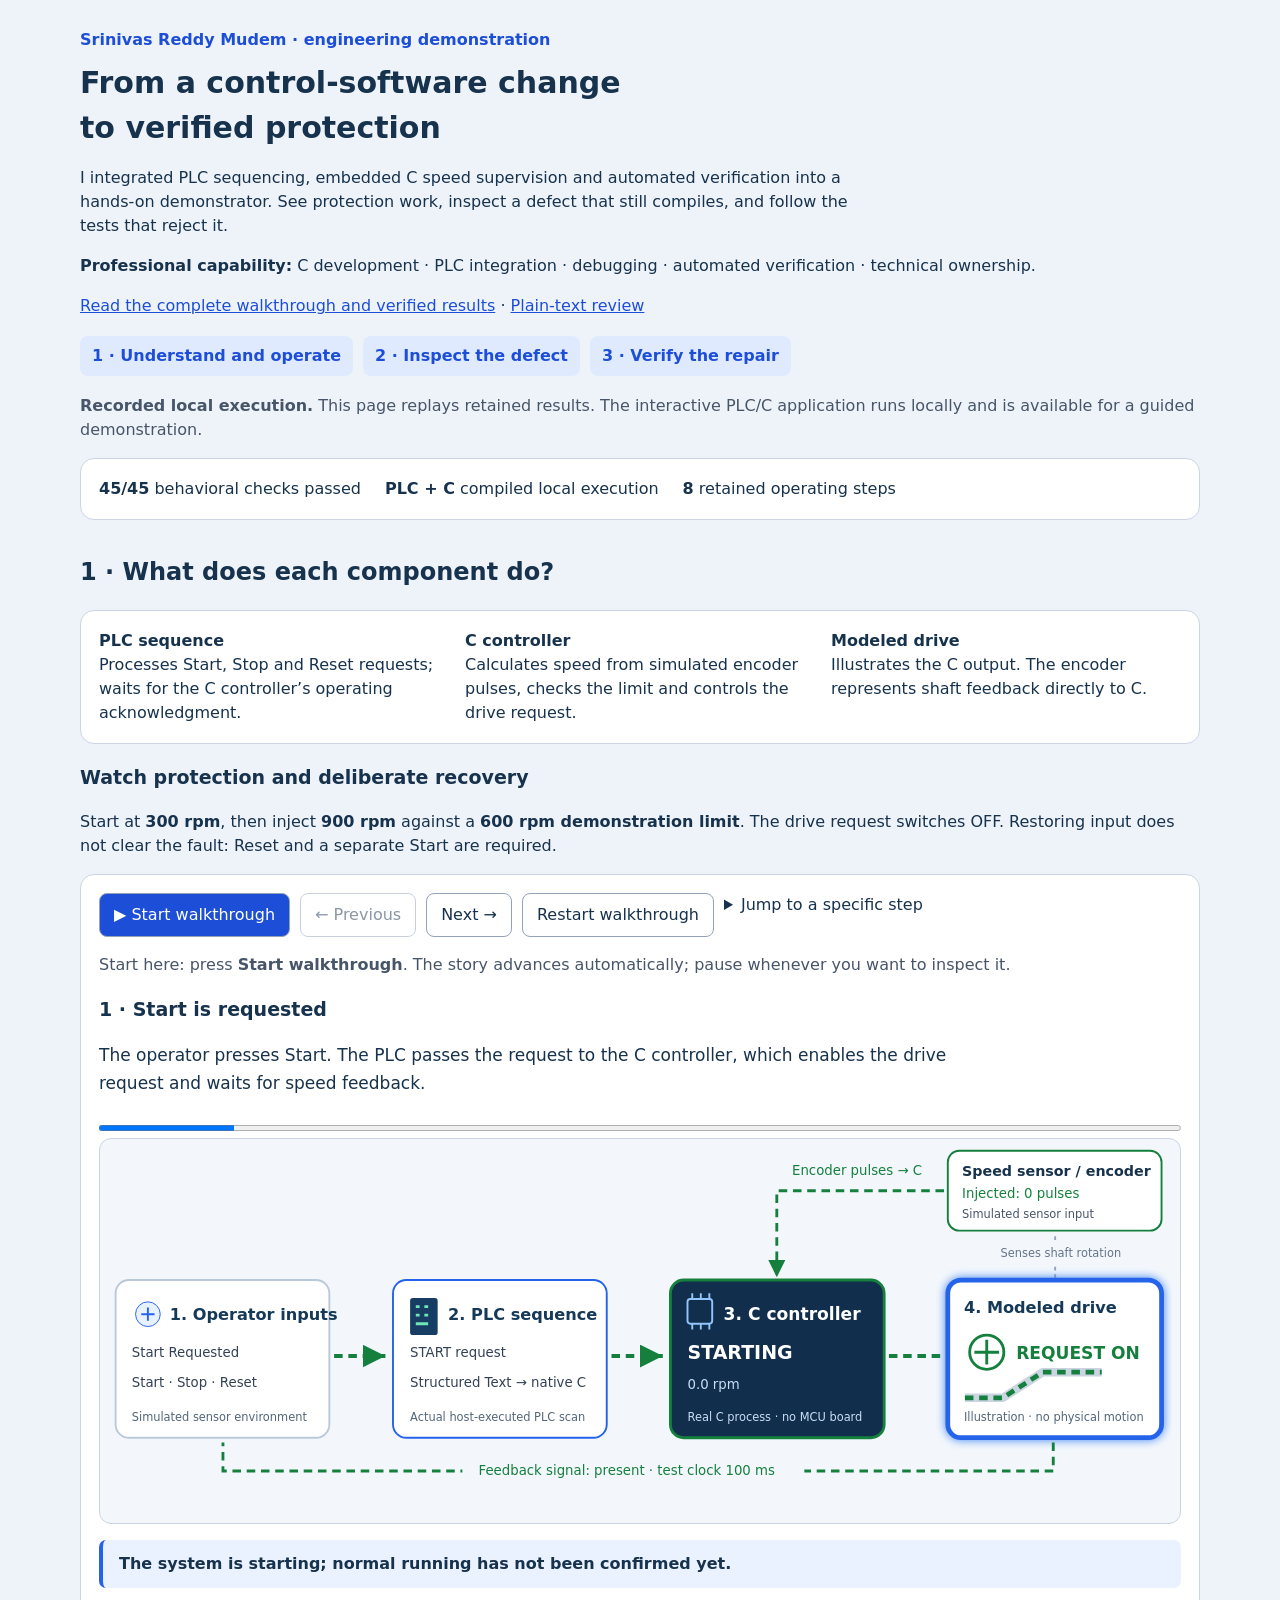
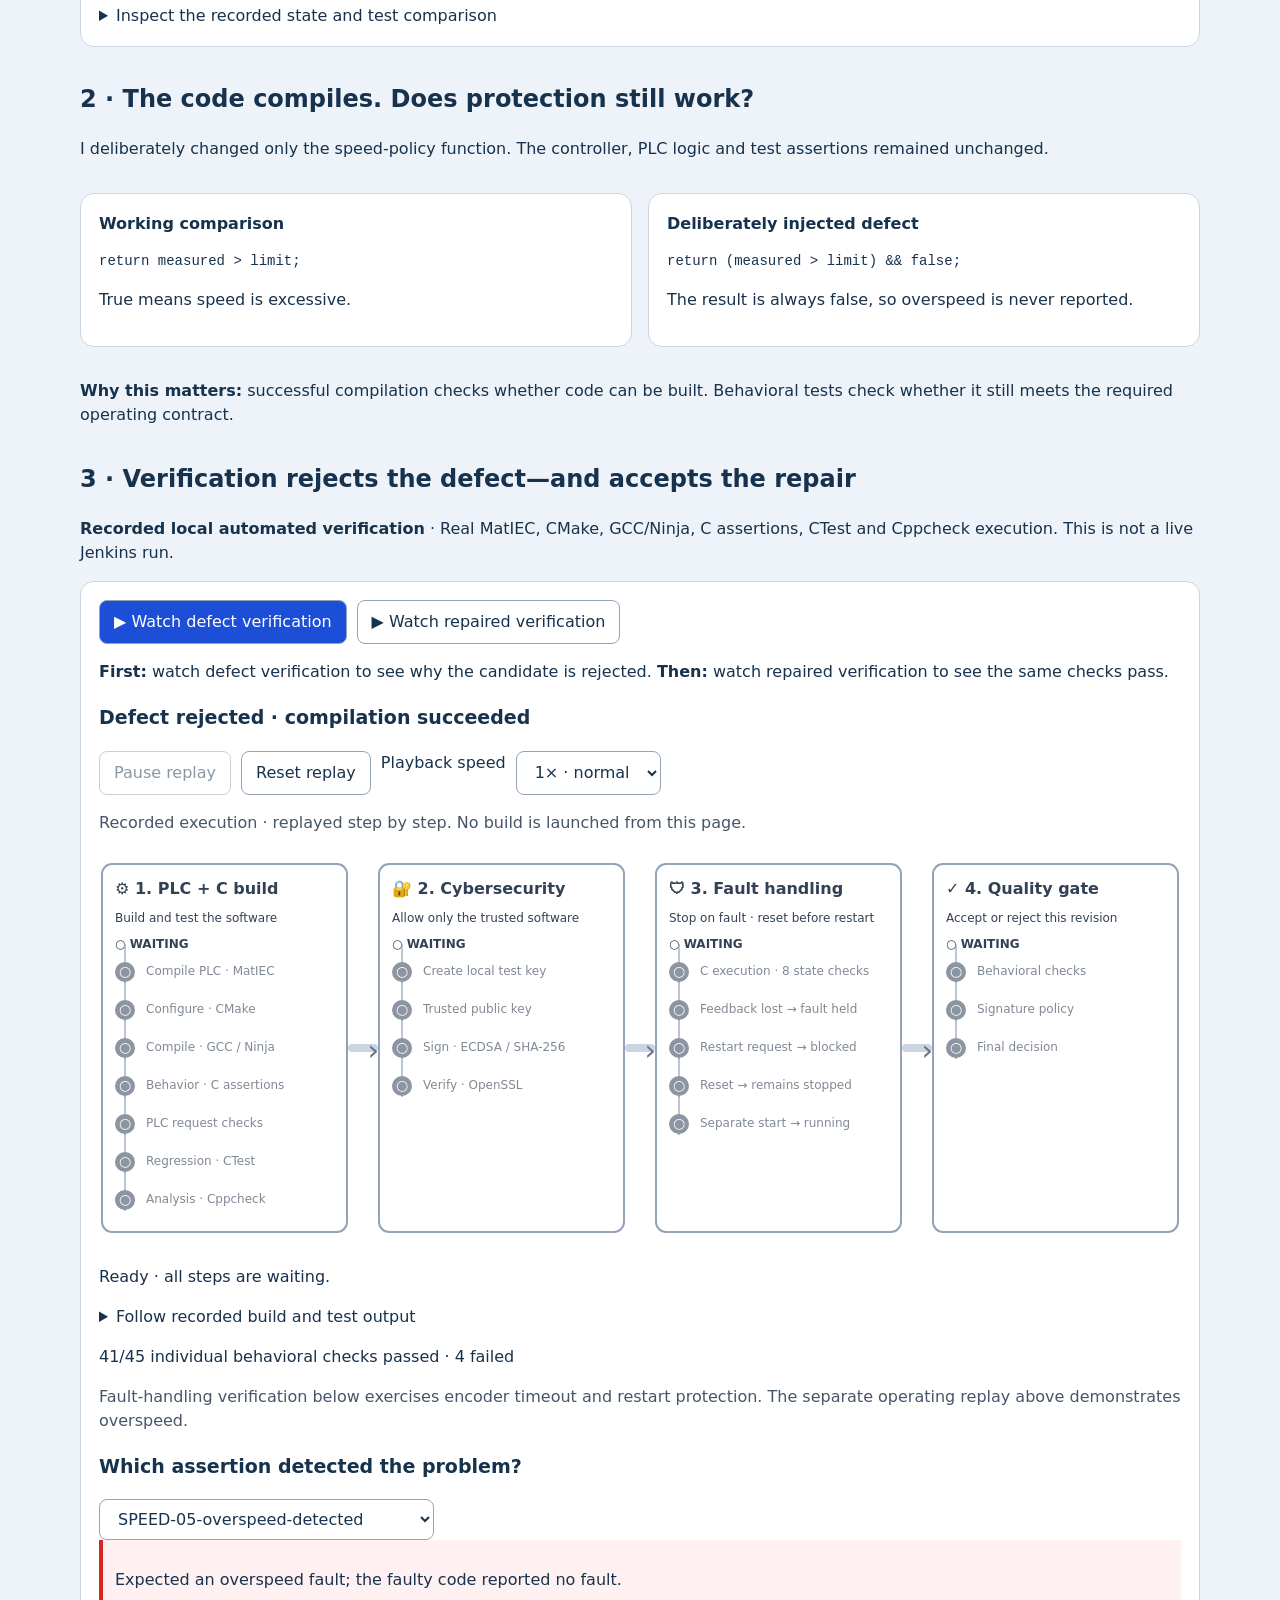
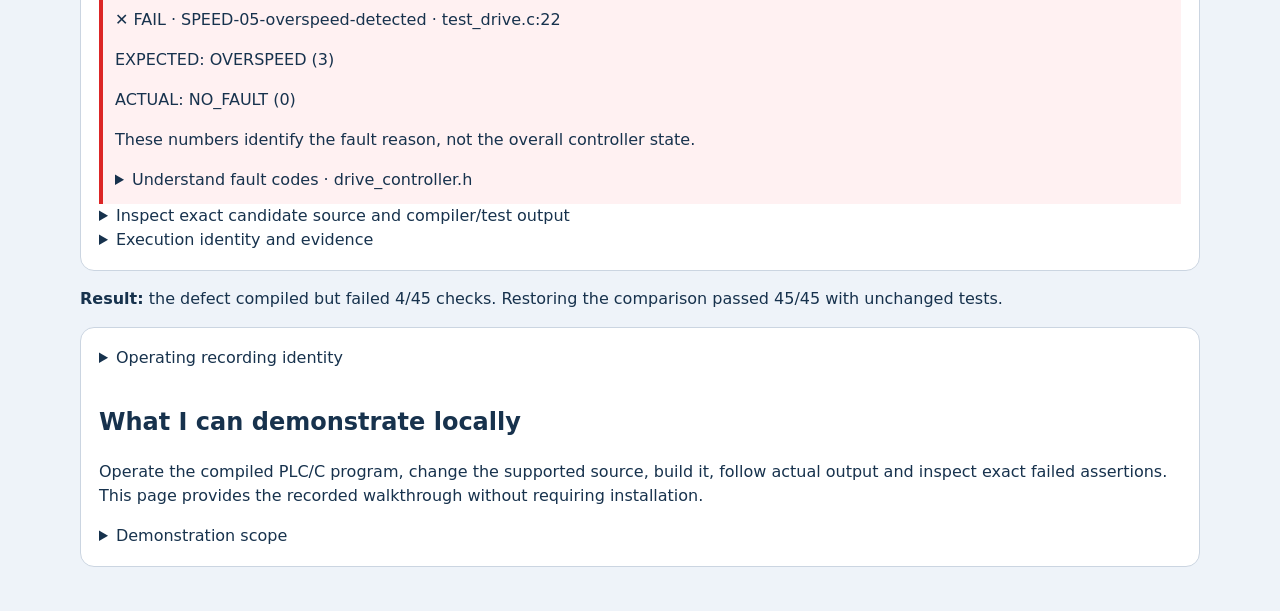
<file: showcases/control-verification/presentation/index.html>
<!doctype html><html lang="en"><meta charset="utf-8"><meta name="viewport" content="width=device-width,initial-scale=1"><title>Control software · verified execution</title>
<style>body{margin:0;background:#eef3f9;color:#17324d;font:16px/1.5 system-ui}main{max-width:1120px;margin:auto;padding:28px 20px}h1{font-size:30px;margin:8px 0}.label{color:#1d4ed8;font-weight:700}.intro{max-width:790px}.panel{background:white;border:1px solid #cbd5e1;border-radius:14px;padding:18px;margin:16px 0}.controls{display:flex;gap:10px;flex-wrap:wrap}button,select{font:inherit;padding:9px 14px;border-radius:8px;border:1px solid #94a3b8;background:white;color:#17324d;cursor:pointer}button:first-child{background:#1d4ed8;color:white}button:disabled{opacity:.5;cursor:default}.lab-machine{background:#f3f7fc;border:1px solid #cbd5e1;border-radius:12px;padding:8px}.lab-machine svg{width:100%;height:auto}.lab-svg-title{font-size:17px;fill:#153957;font-weight:700}.lab-svg-body{font-size:14px;fill:#334155}.lab-svg-small{font-size:12px;fill:#536679}.lab-explain{padding:12px;border-left:4px solid;margin-top:12px}.modeled-running-flow{stroke-dasharray:9 6;animation:flow 1.2s linear infinite}.observed-signal{stroke-dasharray:9 6;animation:flow 1.2s linear 1}.motor-spin{animation:spin 2s linear infinite;transform-origin:0 0}@keyframes flow{to{stroke-dashoffset:-30}}@keyframes spin{to{transform:rotate(360deg)}}.good{color:#15803d;font-weight:700}.facts{display:flex;gap:24px;flex-wrap:wrap}.muted{color:#475569}a{color:#1d4ed8}progress{width:100%;height:12px}@media(prefers-reduced-motion:reduce){*{animation:none!important}}@media(max-width:650px){main{padding:15px 10px}h1{font-size:24px}.lab-machine{overflow:auto}.lab-machine svg{min-width:750px}}button[aria-pressed="false"]{background:white;color:#17324d}button[aria-pressed="true"]{background:#1d4ed8;color:white}.story-meaning{padding:12px 16px;background:#eaf2ff;border-left:4px solid #2563eb;border-radius:7px;font-weight:600}#story-title{margin:18px 0 6px}#status{max-width:850px;font-size:17px;line-height:1.65}.lab-explain{display:none}</style><style>html{scroll-behavior:smooth}nav{margin:18px 0}nav a{padding:8px 12px;background:#e0eaff;border-radius:8px;text-decoration:none;font-weight:600}h2{margin-top:34px;font-size:24px}h3{font-size:19px}.roles,.code-pair{display:grid;grid-template-columns:repeat(2,minmax(0,1fr));gap:16px}.roles{grid-template-columns:repeat(3,minmax(0,1fr))}.roles p{margin:0}.pipeline{display:flex;flex-wrap:wrap;gap:8px}.tool{padding:9px;border-radius:8px;border:1px solid}.passed{background:#e7f6ed;color:#14532d;border-color:#86cfa5}.failed{background:#fff0f0;color:#991b1b;border-color:#f4a5a5}.blocked{background:#eef2f6;color:#475569;border-color:#cbd5e1}pre{white-space:pre-wrap;overflow-wrap:anywhere;font:14px/1.6 ui-monospace,monospace}.console{max-height:420px;overflow:auto;background:#102037;color:#e2e8f0;padding:15px;border-radius:9px}.detail{border-left:4px solid #dc2626;padding:12px;background:#fff1f2}.detail.good{border-color:#15803d;background:#effaf2;color:#14532d}@media(max-width:650px){.roles,.code-pair{grid-template-columns:1fr}.facts{gap:12px}nav a{font-size:14px}}@media(prefers-reduced-motion:reduce){html{scroll-behavior:auto}}</style>
<link rel="stylesheet" href="animation.css"><link rel="stylesheet" href="four-panel-style.css"><main><div class="label">Srinivas Reddy Mudem · engineering demonstration</div><h1>From a control-software change<br>to verified protection</h1><p class="intro">I integrated PLC sequencing, embedded C speed supervision and automated verification into a hands-on demonstrator. See protection work, inspect a defect that still compiles, and follow the tests that reject it.</p><p><b>Professional capability:</b> C development · PLC integration · debugging · automated verification · technical ownership.</p><p><a href="review.html">Read the complete walkthrough and verified results</a> · <a href="review.md">Plain-text review</a></p><nav class="controls"><a href="#operate">1 · Understand and operate</a><a href="#defect">2 · Inspect the defect</a><a href="#verify">3 · Verify the repair</a></nav><p class="muted"><b>Recorded local execution.</b> This page replays retained results. The interactive PLC/C application runs locally and is available for a guided demonstration.</p><div class="panel facts"><span><b>45/45</b> behavioral checks passed</span><span><b>PLC + C</b> compiled local execution</span><span><b>8</b> retained operating steps</span></div>
<section id="operate"><h2>1 · What does each component do?</h2><div class="panel roles"><p><b>PLC sequence</b><br>Processes Start, Stop and Reset requests; waits for the C controller’s operating acknowledgment.</p><p><b>C controller</b><br>Calculates speed from simulated encoder pulses, checks the limit and controls the drive request.</p><p><b>Modeled drive</b><br>Illustrates the C output. The encoder represents shaft feedback directly to C.</p></div><h3>Watch protection and deliberate recovery</h3><p>Start at <b>300 rpm</b>, then inject <b>900 rpm</b> against a <b>600 rpm demonstration limit</b>. The drive request switches OFF. Restoring input does not clear the fault: Reset and a separate Start are required.</p><div class="panel"><div class="controls"><button id="play">▶ Start walkthrough</button><button id="previous">← Previous</button><button id="next">Next →</button><button id="reset">Restart walkthrough</button><details><summary>Jump to a specific step</summary><select id="steps" aria-label="Recorded execution step"></select></details></div><p class="muted">Start here: press <b>Start walkthrough</b>. The story advances automatically; pause whenever you want to inspect it.</p><h3 id="story-title"></h3><p id="status" aria-live="polite"></p><progress id="progress" max="8" value="1"></progress><p id="operation-explanation" class="muted" aria-live="polite" hidden></p><div id="diagram"></div><p id="story-meaning" class="story-meaning"></p><details><summary>Inspect the recorded state and test comparison</summary><p id="recorded-timing"></p><p id="comparison" class="good"></p></details></div>
</section><!-- story-refined --><section id="defect"><h2>2 · The code compiles. Does protection still work?</h2><p>I deliberately changed only the speed-policy function. The controller, PLC logic and test assertions remained unchanged.</p><div class="code-pair"><div class="panel"><b>Working comparison</b><pre>return measured &gt; limit;</pre><p>True means speed is excessive.</p></div><div class="panel"><b>Deliberately injected defect</b><pre>return (measured &gt; limit) &amp;&amp; false;</pre><p>The result is always false, so overspeed is never reported.</p></div></div><p><b>Why this matters:</b> successful compilation checks whether code can be built. Behavioral tests check whether it still meets the required operating contract.</p></section>
<section id="verify"><h2>3 · Verification rejects the defect—and accepts the repair</h2><p><b>Recorded local automated verification</b> · Real MatIEC, CMake, GCC/Ninja, C assertions, CTest and Cppcheck execution. This is not a live Jenkins run.</p><div class="panel"><div class="controls"><button id="show-defect">▶ Watch defect verification</button><button id="show-repair">▶ Watch repaired verification</button></div><p><b>First:</b> watch defect verification to see why the candidate is rejected. <b>Then:</b> watch repaired verification to see the same checks pass.</p><h3 id="verification-title"></h3><div class="controls"><button id="replay-verification" hidden>▶ Replay verification</button><button id="pause-verification" disabled>Pause replay</button><button id="reset-verification">Reset replay</button><label for="verification-speed">Playback speed</label><select id="verification-speed"><option value="0.5">0.5×</option><option value="1" selected>1× · normal</option><option value="1.5">1.5×</option><option value="2">2×</option><option value="4">4× · fast</option></select></div><p class="muted">Recorded execution · replayed step by step. No build is launched from this page.</p><div id="animated-pipeline" class="four-panel-replay" aria-label="Recorded verification stages"></div><p id="replay-status" aria-live="polite">Ready to replay the selected execution.</p><details><summary>Follow recorded build and test output</summary><pre id="replay-logs" class="console" aria-label="Recorded process output"></pre></details><div id="verification-pipeline" hidden aria-hidden="true"></div><p id="verification-counts"></p><p class="muted">Fault-handling verification below exercises encoder timeout and restart protection. The separate operating replay above demonstrates overspeed.</p><h3 id="assertion-heading">Which assertion detected the problem?</h3><select id="assertion" aria-label="Recorded assertion"></select><div id="failure-detail"></div><details><summary>Inspect exact candidate source and compiler/test output</summary><pre id="candidate-code"></pre><pre id="ctest-output" class="console"></pre></details><details><summary>Execution identity and evidence</summary><p id="verification-run"></p><a href="verification-evidence.json">Inspect verification comparison (JSON)</a></details></div><p><b>Result:</b> the defect compiled but failed 4/45 checks. Restoring the comparison passed 45/45 with unchanged tests.</p></section>
<section class="panel"><details><summary>Operating recording identity</summary><p id="identity"></p><a href="evidence.json">Inspect recorded operating evidence</a></details><h2>What I can demonstrate locally</h2><p>Operate the compiled PLC/C program, change the supported source, build it, follow actual output and inspect exact failed assertions. This page provides the recorded walkthrough without requiring installation.</p><details><summary>Demonstration scope</summary><p>Independent host-side PLC/C demonstration with simulated sensors and modeled drive. It does not represent TK Elevator’s architecture. The limit is illustrative; physical hardware validation, safety certification and ARM secure boot are not demonstrated. Signature verification is host-side.</p></details></section></main>
<script>const walkthroughStory=[{"title": "1 \u00b7 Start is requested", "text": "The operator presses Start. The PLC passes the request to the C controller, which enables the drive request and waits for speed feedback.", "meaning": "The system is starting; normal running has not been confirmed yet."}, {"title": "2 \u00b7 Normal operation is confirmed", "text": "The encoder input represents 300 rpm. C checks the measured speed and confirms Running to the PLC.", "meaning": "The speed is below the 600 rpm demonstration limit, so the drive request remains ON."}, {"title": "3 \u00b7 Excessive speed triggers protection", "text": "The simulated encoder now represents 900 rpm. C detects overspeed, latches a fault and switches the drive request OFF.", "meaning": "Protection worked: the software requested a stop. Physical braking is not modeled."}, {"title": "4 \u00b7 The input is restored\u2014but the drive stays off", "text": "A valid stationary encoder sample is supplied. The immediate overspeed condition is gone, but the recorded fault is still latched.", "meaning": "Removing the cause must not automatically restart the drive."}, {"title": "5 \u00b7 A premature restart is blocked", "text": "Start is requested again without resetting the fault. The PLC/C interaction keeps the drive request OFF.", "meaning": "The operator must deliberately clear the fault before requesting a new start."}, {"title": "6 \u00b7 Reset clears the fault", "text": "With valid stationary feedback, Reset returns the controller to Ready. The drive request remains OFF.", "meaning": "Reset clears the fault; it is not a command to start moving."}, {"title": "7 \u00b7 A separate Start begins recovery", "text": "The operator makes a fresh Start request. The controller enables the drive request and waits for new speed feedback.", "meaning": "Recovery follows an explicit Reset \u2192 Start sequence."}, {"title": "8 \u00b7 Normal running is restored", "text": "Fresh encoder feedback again represents 300 rpm. The controller confirms Running and the drive request stays ON.", "meaning": "Next: inspect the code defect below and see whether automated verification catches it."}];const frames=[{"name": "Start requested", "simulated_ms": 100, "state": "STARTING", "drive_request": true, "rpm_milli": 0, "expected_state": "STARTING", "passed": true, "html": "\u003cdiv class=\"lab-machine\">\u003csvg viewBox=\"0 0 1120 380\" role=\"img\" aria-label=\"Actual PLC scan, C controller and modeled drive output\">\n \u003cdefs>\u003cmarker id=\"lab-arrow\" markerWidth=\"7\" markerHeight=\"7\" refX=\"6\" refY=\"3\" orient=\"auto\">\u003cpath d=\"M0 0L0 6L6 3Z\" fill=\"#15803d\"/>\u003c/marker>\u003cmarker id=\"encoder-feedback-arrow\" markerWidth=\"7\" markerHeight=\"7\" refX=\"6\" refY=\"3\" orient=\"auto\">\u003cpath d=\"M0 0L0 6L6 3Z\" fill=\"#15803d\"/>\u003c/marker>\u003c/defs>\n \u003crect x=\"884\" y=\"4\" width=\"225\" height=\"84\" rx=\"12\" fill=\"white\" stroke=\"#15803d\" stroke-width=\"2\"/>\u003ctext x=\"899\" y=\"30\" font-size=\"15\" font-weight=\"700\" fill=\"#17324d\">Speed sensor / encoder\u003c/text>\u003ctext x=\"899\" y=\"54\" font-size=\"14\" fill=\"#15803d\">Injected: 0 pulses\u003c/text>\u003ctext x=\"899\" y=\"75\" font-size=\"12\" fill=\"#475569\">Simulated sensor input\u003c/text>\u003cpath data-link=\"shaft-sensing\" d=\"M997 138V90\" fill=\"none\" stroke=\"#94a3b8\" stroke-width=\"2\" stroke-dasharray=\"4 4\"/>\u003crect x=\"920\" y=\"101\" width=\"166\" height=\"21\" rx=\"5\" fill=\"#f3f7fc\"/>\u003ctext x=\"1003\" y=\"116\" text-anchor=\"middle\" font-size=\"12\" fill=\"#64748b\">Senses shaft rotation\u003c/text>\u003cpath data-link=\"encoder-feedback\" d=\"M880 46H704V137\" fill=\"none\" stroke=\"#15803d\" stroke-width=\"3\" stroke-dasharray=\"6 5\" marker-end=\"url(#encoder-feedback-arrow)\" class=\"modeled-running-flow\"/>\u003ctext x=\"720\" y=\"29\" font-size=\"14\" fill=\"#15803d\">Encoder pulses \u2192 C\u003c/text>\u003cg transform=\"translate(0,110)\">\n \u003crect x=\"8\" y=\"30\" width=\"225\" height=\"166\" rx=\"14\" fill=\"#fff\" stroke=\"#bac9d8\" stroke-width=\"2\"/>\n \u003ccircle cx=\"42\" cy=\"66\" r=\"13\" fill=\"#e8f1ff\" stroke=\"#2563eb\"/>\u003cpath d=\"M35 66h14m-7-7v14\" stroke=\"#2563eb\" stroke-width=\"2\"/>\n \u003ctext x=\"65\" y=\"72\" class=\"lab-svg-title\">1. Operator inputs\u003c/text>\n \u003ctext x=\"25\" y=\"111\" class=\"lab-svg-body\">Start Requested\u003c/text>\n \u003ctext x=\"25\" y=\"143\" class=\"lab-svg-body\">Start \u00b7 Stop \u00b7 Reset\u003c/text>\n \u003ctext x=\"25\" y=\"178\" class=\"lab-svg-small\">Simulated sensor environment\u003c/text>\n \u003cpath d=\"M238 110H292\" stroke=\"#15803d\" stroke-width=\"4\" marker-end=\"url(#lab-arrow)\" class=\"modeled-running-flow\"/>\n \u003crect x=\"300\" y=\"30\" width=\"225\" height=\"166\" rx=\"14\" fill=\"#fff\" stroke=\"#2563eb\" stroke-width=\"2\"/>\n \u003crect x=\"318\" y=\"49\" width=\"29\" height=\"39\" rx=\"3\" fill=\"#173d64\"/>\u003cpath d=\"M324 58h4m5 0h4m-13 9h4m5 0h4m-13 9h13\" stroke=\"#6ee7b7\" stroke-width=\"3\"/>\n \u003ctext x=\"358\" y=\"72\" class=\"lab-svg-title\">2. PLC sequence\u003c/text>\n \u003ctext x=\"318\" y=\"111\" class=\"lab-svg-body\">START request\u003c/text>\n \u003ctext x=\"318\" y=\"143\" class=\"lab-svg-body\">Structured Text \u2192 native C\u003c/text>\n \u003ctext x=\"318\" y=\"178\" class=\"lab-svg-small\">Actual host-executed PLC scan\u003c/text>\n \u003cpath d=\"M530 110H584\" stroke=\"#15803d\" stroke-width=\"4\" marker-end=\"url(#lab-arrow)\" class=\"modeled-running-flow\"/>\n \u003crect x=\"592\" y=\"30\" width=\"225\" height=\"166\" rx=\"14\" fill=\"#112e4c\" stroke=\"#15803d\" stroke-width=\"3\"/>\n \u003crect x=\"610\" y=\"50\" width=\"26\" height=\"26\" rx=\"3\" fill=\"none\" stroke=\"#93c5fd\" stroke-width=\"2\"/>\n \u003cpath d=\"M615 44v6m9-6v6m9-6v6m-18 26v6m9-6v6m9-6v6\" stroke=\"#93c5fd\" stroke-width=\"2\"/>\n \u003ctext x=\"648\" y=\"72\" font-size=\"18\" fill=\"white\" font-weight=\"700\">3. C controller\u003c/text>\n \u003ctext x=\"610\" y=\"113\" fill=\"white\" font-size=\"20\" font-weight=\"700\">STARTING\u003c/text>\n \u003ctext x=\"610\" y=\"145\" fill=\"#c9ddf4\" font-size=\"14\">0.0 rpm\u003c/text>\n \u003ctext x=\"610\" y=\"178\" fill=\"#c9ddf4\" font-size=\"12\">Real C process \u00b7 no MCU board\u003c/text>\n \u003cpath d=\"M822 110H876\" stroke=\"#15803d\" stroke-width=\"4\" class=\"modeled-running-flow\"/>\n \u003crect x=\"884\" y=\"30\" width=\"225\" height=\"166\" rx=\"14\" fill=\"#fff\" stroke=\"#15803d\" stroke-width=\"2\"/>\n \u003ctext x=\"901\" y=\"65\" class=\"lab-svg-title\">4. Modeled drive\u003c/text>\n \u003cg transform=\"translate(925 106)\">\u003cg class=\"motor-spin\">\u003ccircle r=\"18\" fill=\"none\" stroke=\"#15803d\" stroke-width=\"3\"/>\u003cpath d=\"M0-13V13M-13 0H13\" stroke=\"#15803d\" stroke-width=\"3\"/>\u003c/g>\u003c/g>\n \u003ctext x=\"956\" y=\"113\" font-size=\"18\" font-weight=\"700\" fill=\"#15803d\">REQUEST ON\u003c/text>\n \u003cpath d=\"M902 154h40l42-27h62\" fill=\"none\" stroke=\"#cbd5e1\" stroke-width=\"9\"/>\u003cpath d=\"M902 154h40l42-27h62\" fill=\"none\" stroke=\"#15803d\" stroke-width=\"5\" class=\"modeled-running-flow\"/>\n \u003ctext x=\"901\" y=\"178\" class=\"lab-svg-small\">Illustration \u00b7 no physical motion\u003c/text>\n \u003cpath d=\"M995 201V231H121V201\" fill=\"none\" stroke=\"#15803d\" stroke-width=\"3\" stroke-dasharray=\"7 6\" class=\"modeled-running-flow\"/>\n \u003crect x=\"373\" y=\"216\" width=\"360\" height=\"27\" rx=\"8\" fill=\"#f3f7fc\"/>\n \u003ctext x=\"390\" y=\"235\" font-size=\"14\" fill=\"#15803d\">Feedback signal: present \u00b7 test clock 100 ms\u003c/text>\n \u003c/g>\u003c/svg>\u003c/div>\u003cdiv class=\"lab-explain\" style=\"border-color:#15803d\">Observed candidate: Start requested \u00b7 STARTING \u00b7 drive ON\u003c/div>"}, {"name": "Normal speed confirmed", "simulated_ms": 200, "state": "RUNNING", "drive_request": true, "rpm_milli": 300000, "expected_state": "RUNNING", "passed": true, "html": "\u003cdiv class=\"lab-machine\">\u003csvg viewBox=\"0 0 1120 380\" role=\"img\" aria-label=\"Actual PLC scan, C controller and modeled drive output\">\n \u003cdefs>\u003cmarker id=\"lab-arrow\" markerWidth=\"7\" markerHeight=\"7\" refX=\"6\" refY=\"3\" orient=\"auto\">\u003cpath d=\"M0 0L0 6L6 3Z\" fill=\"#15803d\"/>\u003c/marker>\u003cmarker id=\"encoder-feedback-arrow\" markerWidth=\"7\" markerHeight=\"7\" refX=\"6\" refY=\"3\" orient=\"auto\">\u003cpath d=\"M0 0L0 6L6 3Z\" fill=\"#15803d\"/>\u003c/marker>\u003c/defs>\n \u003crect x=\"884\" y=\"4\" width=\"225\" height=\"84\" rx=\"12\" fill=\"white\" stroke=\"#15803d\" stroke-width=\"2\"/>\u003ctext x=\"899\" y=\"30\" font-size=\"15\" font-weight=\"700\" fill=\"#17324d\">Speed sensor / encoder\u003c/text>\u003ctext x=\"899\" y=\"54\" font-size=\"14\" fill=\"#15803d\">Injected: 10 pulses\u003c/text>\u003ctext x=\"899\" y=\"75\" font-size=\"12\" fill=\"#475569\">Simulated sensor input\u003c/text>\u003cpath data-link=\"shaft-sensing\" d=\"M997 138V90\" fill=\"none\" stroke=\"#94a3b8\" stroke-width=\"2\" stroke-dasharray=\"4 4\"/>\u003crect x=\"920\" y=\"101\" width=\"166\" height=\"21\" rx=\"5\" fill=\"#f3f7fc\"/>\u003ctext x=\"1003\" y=\"116\" text-anchor=\"middle\" font-size=\"12\" fill=\"#64748b\">Senses shaft rotation\u003c/text>\u003cpath data-link=\"encoder-feedback\" d=\"M880 46H704V137\" fill=\"none\" stroke=\"#15803d\" stroke-width=\"3\" stroke-dasharray=\"6 5\" marker-end=\"url(#encoder-feedback-arrow)\" class=\"modeled-running-flow\"/>\u003ctext x=\"720\" y=\"29\" font-size=\"14\" fill=\"#15803d\">Encoder pulses \u2192 C\u003c/text>\u003cg transform=\"translate(0,110)\">\n \u003crect x=\"8\" y=\"30\" width=\"225\" height=\"166\" rx=\"14\" fill=\"#fff\" stroke=\"#bac9d8\" stroke-width=\"2\"/>\n \u003ccircle cx=\"42\" cy=\"66\" r=\"13\" fill=\"#e8f1ff\" stroke=\"#2563eb\"/>\u003cpath d=\"M35 66h14m-7-7v14\" stroke=\"#2563eb\" stroke-width=\"2\"/>\n \u003ctext x=\"65\" y=\"72\" class=\"lab-svg-title\">1. Operator inputs\u003c/text>\n \u003ctext x=\"25\" y=\"111\" class=\"lab-svg-body\">Normal Speed Confirmed\u003c/text>\n \u003ctext x=\"25\" y=\"143\" class=\"lab-svg-body\">Start \u00b7 Stop \u00b7 Reset\u003c/text>\n \u003ctext x=\"25\" y=\"178\" class=\"lab-svg-small\">Simulated sensor environment\u003c/text>\n \u003cpath d=\"M238 110H292\" stroke=\"#15803d\" stroke-width=\"4\" marker-end=\"url(#lab-arrow)\" class=\"modeled-running-flow\"/>\n \u003crect x=\"300\" y=\"30\" width=\"225\" height=\"166\" rx=\"14\" fill=\"#fff\" stroke=\"#2563eb\" stroke-width=\"2\"/>\n \u003crect x=\"318\" y=\"49\" width=\"29\" height=\"39\" rx=\"3\" fill=\"#173d64\"/>\u003cpath d=\"M324 58h4m5 0h4m-13 9h4m5 0h4m-13 9h13\" stroke=\"#6ee7b7\" stroke-width=\"3\"/>\n \u003ctext x=\"358\" y=\"72\" class=\"lab-svg-title\">2. PLC sequence\u003c/text>\n \u003ctext x=\"318\" y=\"111\" class=\"lab-svg-body\">No operation request\u003c/text>\n \u003ctext x=\"318\" y=\"143\" class=\"lab-svg-body\">Structured Text \u2192 native C\u003c/text>\n \u003ctext x=\"318\" y=\"178\" class=\"lab-svg-small\">Actual host-executed PLC scan\u003c/text>\n \u003cpath d=\"M530 110H584\" stroke=\"#15803d\" stroke-width=\"4\" marker-end=\"url(#lab-arrow)\" class=\"modeled-running-flow\"/>\n \u003crect x=\"592\" y=\"30\" width=\"225\" height=\"166\" rx=\"14\" fill=\"#112e4c\" stroke=\"#15803d\" stroke-width=\"3\"/>\n \u003crect x=\"610\" y=\"50\" width=\"26\" height=\"26\" rx=\"3\" fill=\"none\" stroke=\"#93c5fd\" stroke-width=\"2\"/>\n \u003cpath d=\"M615 44v6m9-6v6m9-6v6m-18 26v6m9-6v6m9-6v6\" stroke=\"#93c5fd\" stroke-width=\"2\"/>\n \u003ctext x=\"648\" y=\"72\" font-size=\"18\" fill=\"white\" font-weight=\"700\">3. C controller\u003c/text>\n \u003ctext x=\"610\" y=\"113\" fill=\"white\" font-size=\"20\" font-weight=\"700\">RUNNING\u003c/text>\n \u003ctext x=\"610\" y=\"145\" fill=\"#c9ddf4\" font-size=\"14\">300.0 rpm\u003c/text>\n \u003ctext x=\"610\" y=\"178\" fill=\"#c9ddf4\" font-size=\"12\">Real C process \u00b7 no MCU board\u003c/text>\n \u003cpath d=\"M822 110H876\" stroke=\"#15803d\" stroke-width=\"4\" class=\"modeled-running-flow\"/>\n \u003crect x=\"884\" y=\"30\" width=\"225\" height=\"166\" rx=\"14\" fill=\"#fff\" stroke=\"#15803d\" stroke-width=\"2\"/>\n \u003ctext x=\"901\" y=\"65\" class=\"lab-svg-title\">4. Modeled drive\u003c/text>\n \u003cg transform=\"translate(925 106)\">\u003cg class=\"motor-spin\">\u003ccircle r=\"18\" fill=\"none\" stroke=\"#15803d\" stroke-width=\"3\"/>\u003cpath d=\"M0-13V13M-13 0H13\" stroke=\"#15803d\" stroke-width=\"3\"/>\u003c/g>\u003c/g>\n \u003ctext x=\"956\" y=\"113\" font-size=\"18\" font-weight=\"700\" fill=\"#15803d\">REQUEST ON\u003c/text>\n \u003cpath d=\"M902 154h40l42-27h62\" fill=\"none\" stroke=\"#cbd5e1\" stroke-width=\"9\"/>\u003cpath d=\"M902 154h40l42-27h62\" fill=\"none\" stroke=\"#15803d\" stroke-width=\"5\" class=\"modeled-running-flow\"/>\n \u003ctext x=\"901\" y=\"178\" class=\"lab-svg-small\">Illustration \u00b7 no physical motion\u003c/text>\n \u003cpath d=\"M995 201V231H121V201\" fill=\"none\" stroke=\"#15803d\" stroke-width=\"3\" stroke-dasharray=\"7 6\" class=\"modeled-running-flow\"/>\n \u003crect x=\"373\" y=\"216\" width=\"360\" height=\"27\" rx=\"8\" fill=\"#f3f7fc\"/>\n \u003ctext x=\"390\" y=\"235\" font-size=\"14\" fill=\"#15803d\">Feedback signal: present \u00b7 test clock 200 ms\u003c/text>\n \u003c/g>\u003c/svg>\u003c/div>\u003cdiv class=\"lab-explain\" style=\"border-color:#15803d\">Observed candidate: Normal speed confirmed \u00b7 RUNNING \u00b7 drive ON\u003c/div>"}, {"name": "Overspeed detected", "simulated_ms": 300, "state": "FAULT", "drive_request": false, "rpm_milli": 900000, "expected_state": "FAULT", "passed": true, "html": "\u003cdiv class=\"lab-machine\">\u003csvg viewBox=\"0 0 1120 380\" role=\"img\" aria-label=\"Actual PLC scan, C controller and modeled drive output\">\n \u003cdefs>\u003cmarker id=\"lab-arrow\" markerWidth=\"7\" markerHeight=\"7\" refX=\"6\" refY=\"3\" orient=\"auto\">\u003cpath d=\"M0 0L0 6L6 3Z\" fill=\"#15803d\"/>\u003c/marker>\u003cmarker id=\"encoder-feedback-arrow\" markerWidth=\"7\" markerHeight=\"7\" refX=\"6\" refY=\"3\" orient=\"auto\">\u003cpath d=\"M0 0L0 6L6 3Z\" fill=\"#b91c1c\"/>\u003c/marker>\u003c/defs>\n \u003crect x=\"884\" y=\"4\" width=\"225\" height=\"84\" rx=\"12\" fill=\"white\" stroke=\"#b91c1c\" stroke-width=\"2\"/>\u003ctext x=\"899\" y=\"30\" font-size=\"15\" font-weight=\"700\" fill=\"#17324d\">Speed sensor / encoder\u003c/text>\u003ctext x=\"899\" y=\"54\" font-size=\"14\" fill=\"#b91c1c\">Injected: 30 pulses\u003c/text>\u003ctext x=\"899\" y=\"75\" font-size=\"12\" fill=\"#475569\">Simulated sensor input\u003c/text>\u003cpath data-link=\"shaft-sensing\" d=\"M997 138V90\" fill=\"none\" stroke=\"#94a3b8\" stroke-width=\"2\" stroke-dasharray=\"4 4\"/>\u003crect x=\"920\" y=\"101\" width=\"166\" height=\"21\" rx=\"5\" fill=\"#f3f7fc\"/>\u003ctext x=\"1003\" y=\"116\" text-anchor=\"middle\" font-size=\"12\" fill=\"#64748b\">Senses shaft rotation\u003c/text>\u003cpath data-link=\"encoder-feedback\" d=\"M880 46H704V137\" fill=\"none\" stroke=\"#b91c1c\" stroke-width=\"3\" stroke-dasharray=\"6 5\" marker-end=\"url(#encoder-feedback-arrow)\" class=\"observed-signal\"/>\u003ctext x=\"720\" y=\"29\" font-size=\"14\" fill=\"#b91c1c\">Encoder pulses \u2192 C\u003c/text>\u003cg transform=\"translate(0,110)\">\n \u003crect x=\"8\" y=\"30\" width=\"225\" height=\"166\" rx=\"14\" fill=\"#fff\" stroke=\"#bac9d8\" stroke-width=\"2\"/>\n \u003ccircle cx=\"42\" cy=\"66\" r=\"13\" fill=\"#e8f1ff\" stroke=\"#2563eb\"/>\u003cpath d=\"M35 66h14m-7-7v14\" stroke=\"#2563eb\" stroke-width=\"2\"/>\n \u003ctext x=\"65\" y=\"72\" class=\"lab-svg-title\">1. Operator inputs\u003c/text>\n \u003ctext x=\"25\" y=\"111\" class=\"lab-svg-body\">Overspeed Detected\u003c/text>\n \u003ctext x=\"25\" y=\"143\" class=\"lab-svg-body\">Start \u00b7 Stop \u00b7 Reset\u003c/text>\n \u003ctext x=\"25\" y=\"178\" class=\"lab-svg-small\">Simulated sensor environment\u003c/text>\n \u003cpath d=\"M238 110H292\" stroke=\"#15803d\" stroke-width=\"4\" marker-end=\"url(#lab-arrow)\" class=\"observed-signal\"/>\n \u003crect x=\"300\" y=\"30\" width=\"225\" height=\"166\" rx=\"14\" fill=\"#fff\" stroke=\"#2563eb\" stroke-width=\"2\"/>\n \u003crect x=\"318\" y=\"49\" width=\"29\" height=\"39\" rx=\"3\" fill=\"#173d64\"/>\u003cpath d=\"M324 58h4m5 0h4m-13 9h4m5 0h4m-13 9h13\" stroke=\"#6ee7b7\" stroke-width=\"3\"/>\n \u003ctext x=\"358\" y=\"72\" class=\"lab-svg-title\">2. PLC sequence\u003c/text>\n \u003ctext x=\"318\" y=\"111\" class=\"lab-svg-body\">No operation request\u003c/text>\n \u003ctext x=\"318\" y=\"143\" class=\"lab-svg-body\">Structured Text \u2192 native C\u003c/text>\n \u003ctext x=\"318\" y=\"178\" class=\"lab-svg-small\">Actual host-executed PLC scan\u003c/text>\n \u003cpath d=\"M530 110H584\" stroke=\"#15803d\" stroke-width=\"4\" marker-end=\"url(#lab-arrow)\" class=\"observed-signal\"/>\n \u003crect x=\"592\" y=\"30\" width=\"225\" height=\"166\" rx=\"14\" fill=\"#112e4c\" stroke=\"#b91c1c\" stroke-width=\"3\"/>\n \u003crect x=\"610\" y=\"50\" width=\"26\" height=\"26\" rx=\"3\" fill=\"none\" stroke=\"#93c5fd\" stroke-width=\"2\"/>\n \u003cpath d=\"M615 44v6m9-6v6m9-6v6m-18 26v6m9-6v6m9-6v6\" stroke=\"#93c5fd\" stroke-width=\"2\"/>\n \u003ctext x=\"648\" y=\"72\" font-size=\"18\" fill=\"white\" font-weight=\"700\">3. C controller\u003c/text>\n \u003ctext x=\"610\" y=\"113\" fill=\"white\" font-size=\"20\" font-weight=\"700\">FAULT\u003c/text>\n \u003ctext x=\"610\" y=\"145\" fill=\"#c9ddf4\" font-size=\"14\">900.0 rpm\u003c/text>\n \u003ctext x=\"610\" y=\"178\" fill=\"#c9ddf4\" font-size=\"12\">Real C process \u00b7 no MCU board\u003c/text>\n \u003cpath d=\"M822 110H876\" stroke=\"#b91c1c\" stroke-width=\"4\" class=\"\"/>\n \u003crect x=\"884\" y=\"30\" width=\"225\" height=\"166\" rx=\"14\" fill=\"#fff\" stroke=\"#b91c1c\" stroke-width=\"2\"/>\n \u003ctext x=\"901\" y=\"65\" class=\"lab-svg-title\">4. Modeled drive\u003c/text>\n \u003cg transform=\"translate(925 106)\">\u003cg class=\"\">\u003ccircle r=\"18\" fill=\"none\" stroke=\"#b91c1c\" stroke-width=\"3\"/>\u003cpath d=\"M0-13V13M-13 0H13\" stroke=\"#b91c1c\" stroke-width=\"3\"/>\u003c/g>\u003c/g>\n \u003ctext x=\"956\" y=\"113\" font-size=\"18\" font-weight=\"700\" fill=\"#b91c1c\">REQUEST OFF\u003c/text>\n \u003cpath d=\"M902 154h40l42-27h62\" fill=\"none\" stroke=\"#cbd5e1\" stroke-width=\"9\"/>\u003cpath d=\"M902 154h40l42-27h62\" fill=\"none\" stroke=\"#b91c1c\" stroke-width=\"5\" class=\"\"/>\n \u003ctext x=\"901\" y=\"178\" class=\"lab-svg-small\">Illustration \u00b7 no physical motion\u003c/text>\n \u003cpath d=\"M995 201V231H121V201\" fill=\"none\" stroke=\"#15803d\" stroke-width=\"3\" stroke-dasharray=\"7 6\" class=\"\"/>\n \u003crect x=\"373\" y=\"216\" width=\"360\" height=\"27\" rx=\"8\" fill=\"#f3f7fc\"/>\n \u003ctext x=\"390\" y=\"235\" font-size=\"14\" fill=\"#15803d\">Feedback signal: present \u00b7 test clock 300 ms\u003c/text>\n \u003c/g>\u003c/svg>\u003c/div>\u003cdiv class=\"lab-explain\" style=\"border-color:#b91c1c\">Observed candidate: Overspeed detected \u00b7 FAULT \u00b7 drive OFF\u003c/div>"}, {"name": "Stationary feedback restored", "simulated_ms": 400, "state": "FAULT", "drive_request": false, "rpm_milli": 0, "expected_state": "FAULT", "passed": true, "html": "\u003cdiv class=\"lab-machine\">\u003csvg viewBox=\"0 0 1120 380\" role=\"img\" aria-label=\"Actual PLC scan, C controller and modeled drive output\">\n \u003cdefs>\u003cmarker id=\"lab-arrow\" markerWidth=\"7\" markerHeight=\"7\" refX=\"6\" refY=\"3\" orient=\"auto\">\u003cpath d=\"M0 0L0 6L6 3Z\" fill=\"#15803d\"/>\u003c/marker>\u003cmarker id=\"encoder-feedback-arrow\" markerWidth=\"7\" markerHeight=\"7\" refX=\"6\" refY=\"3\" orient=\"auto\">\u003cpath d=\"M0 0L0 6L6 3Z\" fill=\"#b91c1c\"/>\u003c/marker>\u003c/defs>\n \u003crect x=\"884\" y=\"4\" width=\"225\" height=\"84\" rx=\"12\" fill=\"white\" stroke=\"#b91c1c\" stroke-width=\"2\"/>\u003ctext x=\"899\" y=\"30\" font-size=\"15\" font-weight=\"700\" fill=\"#17324d\">Speed sensor / encoder\u003c/text>\u003ctext x=\"899\" y=\"54\" font-size=\"14\" fill=\"#b91c1c\">Injected: 0 pulses\u003c/text>\u003ctext x=\"899\" y=\"75\" font-size=\"12\" fill=\"#475569\">Simulated sensor input\u003c/text>\u003cpath data-link=\"shaft-sensing\" d=\"M997 138V90\" fill=\"none\" stroke=\"#94a3b8\" stroke-width=\"2\" stroke-dasharray=\"4 4\"/>\u003crect x=\"920\" y=\"101\" width=\"166\" height=\"21\" rx=\"5\" fill=\"#f3f7fc\"/>\u003ctext x=\"1003\" y=\"116\" text-anchor=\"middle\" font-size=\"12\" fill=\"#64748b\">Senses shaft rotation\u003c/text>\u003cpath data-link=\"encoder-feedback\" d=\"M880 46H704V137\" fill=\"none\" stroke=\"#b91c1c\" stroke-width=\"3\" stroke-dasharray=\"6 5\" marker-end=\"url(#encoder-feedback-arrow)\" class=\"observed-signal\"/>\u003ctext x=\"720\" y=\"29\" font-size=\"14\" fill=\"#b91c1c\">Encoder pulses \u2192 C\u003c/text>\u003cg transform=\"translate(0,110)\">\n \u003crect x=\"8\" y=\"30\" width=\"225\" height=\"166\" rx=\"14\" fill=\"#fff\" stroke=\"#bac9d8\" stroke-width=\"2\"/>\n \u003ccircle cx=\"42\" cy=\"66\" r=\"13\" fill=\"#e8f1ff\" stroke=\"#2563eb\"/>\u003cpath d=\"M35 66h14m-7-7v14\" stroke=\"#2563eb\" stroke-width=\"2\"/>\n \u003ctext x=\"65\" y=\"72\" class=\"lab-svg-title\">1. Operator inputs\u003c/text>\n \u003ctext x=\"25\" y=\"111\" class=\"lab-svg-body\">Stationary Feedback Restored\u003c/text>\n \u003ctext x=\"25\" y=\"143\" class=\"lab-svg-body\">Start \u00b7 Stop \u00b7 Reset\u003c/text>\n \u003ctext x=\"25\" y=\"178\" class=\"lab-svg-small\">Simulated sensor environment\u003c/text>\n \u003cpath d=\"M238 110H292\" stroke=\"#15803d\" stroke-width=\"4\" marker-end=\"url(#lab-arrow)\" class=\"observed-signal\"/>\n \u003crect x=\"300\" y=\"30\" width=\"225\" height=\"166\" rx=\"14\" fill=\"#fff\" stroke=\"#2563eb\" stroke-width=\"2\"/>\n \u003crect x=\"318\" y=\"49\" width=\"29\" height=\"39\" rx=\"3\" fill=\"#173d64\"/>\u003cpath d=\"M324 58h4m5 0h4m-13 9h4m5 0h4m-13 9h13\" stroke=\"#6ee7b7\" stroke-width=\"3\"/>\n \u003ctext x=\"358\" y=\"72\" class=\"lab-svg-title\">2. PLC sequence\u003c/text>\n \u003ctext x=\"318\" y=\"111\" class=\"lab-svg-body\">No operation request\u003c/text>\n \u003ctext x=\"318\" y=\"143\" class=\"lab-svg-body\">Structured Text \u2192 native C\u003c/text>\n \u003ctext x=\"318\" y=\"178\" class=\"lab-svg-small\">Actual host-executed PLC scan\u003c/text>\n \u003cpath d=\"M530 110H584\" stroke=\"#15803d\" stroke-width=\"4\" marker-end=\"url(#lab-arrow)\" class=\"observed-signal\"/>\n \u003crect x=\"592\" y=\"30\" width=\"225\" height=\"166\" rx=\"14\" fill=\"#112e4c\" stroke=\"#b91c1c\" stroke-width=\"3\"/>\n \u003crect x=\"610\" y=\"50\" width=\"26\" height=\"26\" rx=\"3\" fill=\"none\" stroke=\"#93c5fd\" stroke-width=\"2\"/>\n \u003cpath d=\"M615 44v6m9-6v6m9-6v6m-18 26v6m9-6v6m9-6v6\" stroke=\"#93c5fd\" stroke-width=\"2\"/>\n \u003ctext x=\"648\" y=\"72\" font-size=\"18\" fill=\"white\" font-weight=\"700\">3. C controller\u003c/text>\n \u003ctext x=\"610\" y=\"113\" fill=\"white\" font-size=\"20\" font-weight=\"700\">FAULT\u003c/text>\n \u003ctext x=\"610\" y=\"145\" fill=\"#c9ddf4\" font-size=\"14\">0.0 rpm\u003c/text>\n \u003ctext x=\"610\" y=\"178\" fill=\"#c9ddf4\" font-size=\"12\">Real C process \u00b7 no MCU board\u003c/text>\n \u003cpath d=\"M822 110H876\" stroke=\"#b91c1c\" stroke-width=\"4\" class=\"\"/>\n \u003crect x=\"884\" y=\"30\" width=\"225\" height=\"166\" rx=\"14\" fill=\"#fff\" stroke=\"#b91c1c\" stroke-width=\"2\"/>\n \u003ctext x=\"901\" y=\"65\" class=\"lab-svg-title\">4. Modeled drive\u003c/text>\n \u003cg transform=\"translate(925 106)\">\u003cg class=\"\">\u003ccircle r=\"18\" fill=\"none\" stroke=\"#b91c1c\" stroke-width=\"3\"/>\u003cpath d=\"M0-13V13M-13 0H13\" stroke=\"#b91c1c\" stroke-width=\"3\"/>\u003c/g>\u003c/g>\n \u003ctext x=\"956\" y=\"113\" font-size=\"18\" font-weight=\"700\" fill=\"#b91c1c\">REQUEST OFF\u003c/text>\n \u003cpath d=\"M902 154h40l42-27h62\" fill=\"none\" stroke=\"#cbd5e1\" stroke-width=\"9\"/>\u003cpath d=\"M902 154h40l42-27h62\" fill=\"none\" stroke=\"#b91c1c\" stroke-width=\"5\" class=\"\"/>\n \u003ctext x=\"901\" y=\"178\" class=\"lab-svg-small\">Illustration \u00b7 no physical motion\u003c/text>\n \u003cpath d=\"M995 201V231H121V201\" fill=\"none\" stroke=\"#15803d\" stroke-width=\"3\" stroke-dasharray=\"7 6\" class=\"\"/>\n \u003crect x=\"373\" y=\"216\" width=\"360\" height=\"27\" rx=\"8\" fill=\"#f3f7fc\"/>\n \u003ctext x=\"390\" y=\"235\" font-size=\"14\" fill=\"#15803d\">Feedback signal: present \u00b7 test clock 400 ms\u003c/text>\n \u003c/g>\u003c/svg>\u003c/div>\u003cdiv class=\"lab-explain\" style=\"border-color:#b91c1c\">Observed candidate: Stationary feedback restored \u00b7 FAULT \u00b7 drive OFF\u003c/div>"}, {"name": "Restart blocked by latched fault", "simulated_ms": 500, "state": "FAULT", "drive_request": false, "rpm_milli": 0, "expected_state": "FAULT", "passed": true, "html": "\u003cdiv class=\"lab-machine\">\u003csvg viewBox=\"0 0 1120 380\" role=\"img\" aria-label=\"Actual PLC scan, C controller and modeled drive output\">\n \u003cdefs>\u003cmarker id=\"lab-arrow\" markerWidth=\"7\" markerHeight=\"7\" refX=\"6\" refY=\"3\" orient=\"auto\">\u003cpath d=\"M0 0L0 6L6 3Z\" fill=\"#15803d\"/>\u003c/marker>\u003cmarker id=\"encoder-feedback-arrow\" markerWidth=\"7\" markerHeight=\"7\" refX=\"6\" refY=\"3\" orient=\"auto\">\u003cpath d=\"M0 0L0 6L6 3Z\" fill=\"#b91c1c\"/>\u003c/marker>\u003c/defs>\n \u003crect x=\"884\" y=\"4\" width=\"225\" height=\"84\" rx=\"12\" fill=\"white\" stroke=\"#b91c1c\" stroke-width=\"2\"/>\u003ctext x=\"899\" y=\"30\" font-size=\"15\" font-weight=\"700\" fill=\"#17324d\">Speed sensor / encoder\u003c/text>\u003ctext x=\"899\" y=\"54\" font-size=\"14\" fill=\"#b91c1c\">Injected: 0 pulses\u003c/text>\u003ctext x=\"899\" y=\"75\" font-size=\"12\" fill=\"#475569\">Simulated sensor input\u003c/text>\u003cpath data-link=\"shaft-sensing\" d=\"M997 138V90\" fill=\"none\" stroke=\"#94a3b8\" stroke-width=\"2\" stroke-dasharray=\"4 4\"/>\u003crect x=\"920\" y=\"101\" width=\"166\" height=\"21\" rx=\"5\" fill=\"#f3f7fc\"/>\u003ctext x=\"1003\" y=\"116\" text-anchor=\"middle\" font-size=\"12\" fill=\"#64748b\">Senses shaft rotation\u003c/text>\u003cpath data-link=\"encoder-feedback\" d=\"M880 46H704V137\" fill=\"none\" stroke=\"#b91c1c\" stroke-width=\"3\" stroke-dasharray=\"6 5\" marker-end=\"url(#encoder-feedback-arrow)\" class=\"observed-signal\"/>\u003ctext x=\"720\" y=\"29\" font-size=\"14\" fill=\"#b91c1c\">Encoder pulses \u2192 C\u003c/text>\u003cg transform=\"translate(0,110)\">\n \u003crect x=\"8\" y=\"30\" width=\"225\" height=\"166\" rx=\"14\" fill=\"#fff\" stroke=\"#bac9d8\" stroke-width=\"2\"/>\n \u003ccircle cx=\"42\" cy=\"66\" r=\"13\" fill=\"#e8f1ff\" stroke=\"#2563eb\"/>\u003cpath d=\"M35 66h14m-7-7v14\" stroke=\"#2563eb\" stroke-width=\"2\"/>\n \u003ctext x=\"65\" y=\"72\" class=\"lab-svg-title\">1. Operator inputs\u003c/text>\n \u003ctext x=\"25\" y=\"111\" class=\"lab-svg-body\">Restart Blocked By Latched Fault\u003c/text>\n \u003ctext x=\"25\" y=\"143\" class=\"lab-svg-body\">Start \u00b7 Stop \u00b7 Reset\u003c/text>\n \u003ctext x=\"25\" y=\"178\" class=\"lab-svg-small\">Simulated sensor environment\u003c/text>\n \u003cpath d=\"M238 110H292\" stroke=\"#15803d\" stroke-width=\"4\" marker-end=\"url(#lab-arrow)\" class=\"observed-signal\"/>\n \u003crect x=\"300\" y=\"30\" width=\"225\" height=\"166\" rx=\"14\" fill=\"#fff\" stroke=\"#2563eb\" stroke-width=\"2\"/>\n \u003crect x=\"318\" y=\"49\" width=\"29\" height=\"39\" rx=\"3\" fill=\"#173d64\"/>\u003cpath d=\"M324 58h4m5 0h4m-13 9h4m5 0h4m-13 9h13\" stroke=\"#6ee7b7\" stroke-width=\"3\"/>\n \u003ctext x=\"358\" y=\"72\" class=\"lab-svg-title\">2. PLC sequence\u003c/text>\n \u003ctext x=\"318\" y=\"111\" class=\"lab-svg-body\">No operation request\u003c/text>\n \u003ctext x=\"318\" y=\"143\" class=\"lab-svg-body\">Structured Text \u2192 native C\u003c/text>\n \u003ctext x=\"318\" y=\"178\" class=\"lab-svg-small\">Actual host-executed PLC scan\u003c/text>\n \u003cpath d=\"M530 110H584\" stroke=\"#15803d\" stroke-width=\"4\" marker-end=\"url(#lab-arrow)\" class=\"observed-signal\"/>\n \u003crect x=\"592\" y=\"30\" width=\"225\" height=\"166\" rx=\"14\" fill=\"#112e4c\" stroke=\"#b91c1c\" stroke-width=\"3\"/>\n \u003crect x=\"610\" y=\"50\" width=\"26\" height=\"26\" rx=\"3\" fill=\"none\" stroke=\"#93c5fd\" stroke-width=\"2\"/>\n \u003cpath d=\"M615 44v6m9-6v6m9-6v6m-18 26v6m9-6v6m9-6v6\" stroke=\"#93c5fd\" stroke-width=\"2\"/>\n \u003ctext x=\"648\" y=\"72\" font-size=\"18\" fill=\"white\" font-weight=\"700\">3. C controller\u003c/text>\n \u003ctext x=\"610\" y=\"113\" fill=\"white\" font-size=\"20\" font-weight=\"700\">FAULT\u003c/text>\n \u003ctext x=\"610\" y=\"145\" fill=\"#c9ddf4\" font-size=\"14\">0.0 rpm\u003c/text>\n \u003ctext x=\"610\" y=\"178\" fill=\"#c9ddf4\" font-size=\"12\">Real C process \u00b7 no MCU board\u003c/text>\n \u003cpath d=\"M822 110H876\" stroke=\"#b91c1c\" stroke-width=\"4\" class=\"\"/>\n \u003crect x=\"884\" y=\"30\" width=\"225\" height=\"166\" rx=\"14\" fill=\"#fff\" stroke=\"#b91c1c\" stroke-width=\"2\"/>\n \u003ctext x=\"901\" y=\"65\" class=\"lab-svg-title\">4. Modeled drive\u003c/text>\n \u003cg transform=\"translate(925 106)\">\u003cg class=\"\">\u003ccircle r=\"18\" fill=\"none\" stroke=\"#b91c1c\" stroke-width=\"3\"/>\u003cpath d=\"M0-13V13M-13 0H13\" stroke=\"#b91c1c\" stroke-width=\"3\"/>\u003c/g>\u003c/g>\n \u003ctext x=\"956\" y=\"113\" font-size=\"18\" font-weight=\"700\" fill=\"#b91c1c\">REQUEST OFF\u003c/text>\n \u003cpath d=\"M902 154h40l42-27h62\" fill=\"none\" stroke=\"#cbd5e1\" stroke-width=\"9\"/>\u003cpath d=\"M902 154h40l42-27h62\" fill=\"none\" stroke=\"#b91c1c\" stroke-width=\"5\" class=\"\"/>\n \u003ctext x=\"901\" y=\"178\" class=\"lab-svg-small\">Illustration \u00b7 no physical motion\u003c/text>\n \u003cpath d=\"M995 201V231H121V201\" fill=\"none\" stroke=\"#15803d\" stroke-width=\"3\" stroke-dasharray=\"7 6\" class=\"\"/>\n \u003crect x=\"373\" y=\"216\" width=\"360\" height=\"27\" rx=\"8\" fill=\"#f3f7fc\"/>\n \u003ctext x=\"390\" y=\"235\" font-size=\"14\" fill=\"#15803d\">Feedback signal: present \u00b7 test clock 500 ms\u003c/text>\n \u003c/g>\u003c/svg>\u003c/div>\u003cdiv class=\"lab-explain\" style=\"border-color:#b91c1c\">Observed candidate: Restart blocked by latched fault \u00b7 FAULT \u00b7 drive OFF\u003c/div>"}, {"name": "Reset confirmed; drive remains off", "simulated_ms": 600, "state": "READY", "drive_request": false, "rpm_milli": 0, "expected_state": "READY", "passed": true, "html": "\u003cdiv class=\"lab-machine\">\u003csvg viewBox=\"0 0 1120 380\" role=\"img\" aria-label=\"Actual PLC scan, C controller and modeled drive output\">\n \u003cdefs>\u003cmarker id=\"lab-arrow\" markerWidth=\"7\" markerHeight=\"7\" refX=\"6\" refY=\"3\" orient=\"auto\">\u003cpath d=\"M0 0L0 6L6 3Z\" fill=\"#15803d\"/>\u003c/marker>\u003cmarker id=\"encoder-feedback-arrow\" markerWidth=\"7\" markerHeight=\"7\" refX=\"6\" refY=\"3\" orient=\"auto\">\u003cpath d=\"M0 0L0 6L6 3Z\" fill=\"#15803d\"/>\u003c/marker>\u003c/defs>\n \u003crect x=\"884\" y=\"4\" width=\"225\" height=\"84\" rx=\"12\" fill=\"white\" stroke=\"#15803d\" stroke-width=\"2\"/>\u003ctext x=\"899\" y=\"30\" font-size=\"15\" font-weight=\"700\" fill=\"#17324d\">Speed sensor / encoder\u003c/text>\u003ctext x=\"899\" y=\"54\" font-size=\"14\" fill=\"#15803d\">Injected: 0 pulses\u003c/text>\u003ctext x=\"899\" y=\"75\" font-size=\"12\" fill=\"#475569\">Simulated sensor input\u003c/text>\u003cpath data-link=\"shaft-sensing\" d=\"M997 138V90\" fill=\"none\" stroke=\"#94a3b8\" stroke-width=\"2\" stroke-dasharray=\"4 4\"/>\u003crect x=\"920\" y=\"101\" width=\"166\" height=\"21\" rx=\"5\" fill=\"#f3f7fc\"/>\u003ctext x=\"1003\" y=\"116\" text-anchor=\"middle\" font-size=\"12\" fill=\"#64748b\">Senses shaft rotation\u003c/text>\u003cpath data-link=\"encoder-feedback\" d=\"M880 46H704V137\" fill=\"none\" stroke=\"#15803d\" stroke-width=\"3\" stroke-dasharray=\"6 5\" marker-end=\"url(#encoder-feedback-arrow)\" class=\"observed-signal\"/>\u003ctext x=\"720\" y=\"29\" font-size=\"14\" fill=\"#15803d\">Encoder pulses \u2192 C\u003c/text>\u003cg transform=\"translate(0,110)\">\n \u003crect x=\"8\" y=\"30\" width=\"225\" height=\"166\" rx=\"14\" fill=\"#fff\" stroke=\"#bac9d8\" stroke-width=\"2\"/>\n \u003ccircle cx=\"42\" cy=\"66\" r=\"13\" fill=\"#e8f1ff\" stroke=\"#2563eb\"/>\u003cpath d=\"M35 66h14m-7-7v14\" stroke=\"#2563eb\" stroke-width=\"2\"/>\n \u003ctext x=\"65\" y=\"72\" class=\"lab-svg-title\">1. Operator inputs\u003c/text>\n \u003ctext x=\"25\" y=\"111\" class=\"lab-svg-body\">Reset Confirmed; Drive Remains Off\u003c/text>\n \u003ctext x=\"25\" y=\"143\" class=\"lab-svg-body\">Start \u00b7 Stop \u00b7 Reset\u003c/text>\n \u003ctext x=\"25\" y=\"178\" class=\"lab-svg-small\">Simulated sensor environment\u003c/text>\n \u003cpath d=\"M238 110H292\" stroke=\"#15803d\" stroke-width=\"4\" marker-end=\"url(#lab-arrow)\" class=\"observed-signal\"/>\n \u003crect x=\"300\" y=\"30\" width=\"225\" height=\"166\" rx=\"14\" fill=\"#fff\" stroke=\"#2563eb\" stroke-width=\"2\"/>\n \u003crect x=\"318\" y=\"49\" width=\"29\" height=\"39\" rx=\"3\" fill=\"#173d64\"/>\u003cpath d=\"M324 58h4m5 0h4m-13 9h4m5 0h4m-13 9h13\" stroke=\"#6ee7b7\" stroke-width=\"3\"/>\n \u003ctext x=\"358\" y=\"72\" class=\"lab-svg-title\">2. PLC sequence\u003c/text>\n \u003ctext x=\"318\" y=\"111\" class=\"lab-svg-body\">RESET request\u003c/text>\n \u003ctext x=\"318\" y=\"143\" class=\"lab-svg-body\">Structured Text \u2192 native C\u003c/text>\n \u003ctext x=\"318\" y=\"178\" class=\"lab-svg-small\">Actual host-executed PLC scan\u003c/text>\n \u003cpath d=\"M530 110H584\" stroke=\"#15803d\" stroke-width=\"4\" marker-end=\"url(#lab-arrow)\" class=\"observed-signal\"/>\n \u003crect x=\"592\" y=\"30\" width=\"225\" height=\"166\" rx=\"14\" fill=\"#112e4c\" stroke=\"#64748b\" stroke-width=\"3\"/>\n \u003crect x=\"610\" y=\"50\" width=\"26\" height=\"26\" rx=\"3\" fill=\"none\" stroke=\"#93c5fd\" stroke-width=\"2\"/>\n \u003cpath d=\"M615 44v6m9-6v6m9-6v6m-18 26v6m9-6v6m9-6v6\" stroke=\"#93c5fd\" stroke-width=\"2\"/>\n \u003ctext x=\"648\" y=\"72\" font-size=\"18\" fill=\"white\" font-weight=\"700\">3. C controller\u003c/text>\n \u003ctext x=\"610\" y=\"113\" fill=\"white\" font-size=\"20\" font-weight=\"700\">READY\u003c/text>\n \u003ctext x=\"610\" y=\"145\" fill=\"#c9ddf4\" font-size=\"14\">0.0 rpm\u003c/text>\n \u003ctext x=\"610\" y=\"178\" fill=\"#c9ddf4\" font-size=\"12\">Real C process \u00b7 no MCU board\u003c/text>\n \u003cpath d=\"M822 110H876\" stroke=\"#64748b\" stroke-width=\"4\" class=\"\"/>\n \u003crect x=\"884\" y=\"30\" width=\"225\" height=\"166\" rx=\"14\" fill=\"#fff\" stroke=\"#64748b\" stroke-width=\"2\"/>\n \u003ctext x=\"901\" y=\"65\" class=\"lab-svg-title\">4. Modeled drive\u003c/text>\n \u003cg transform=\"translate(925 106)\">\u003cg class=\"\">\u003ccircle r=\"18\" fill=\"none\" stroke=\"#64748b\" stroke-width=\"3\"/>\u003cpath d=\"M0-13V13M-13 0H13\" stroke=\"#64748b\" stroke-width=\"3\"/>\u003c/g>\u003c/g>\n \u003ctext x=\"956\" y=\"113\" font-size=\"18\" font-weight=\"700\" fill=\"#64748b\">REQUEST OFF\u003c/text>\n \u003cpath d=\"M902 154h40l42-27h62\" fill=\"none\" stroke=\"#cbd5e1\" stroke-width=\"9\"/>\u003cpath d=\"M902 154h40l42-27h62\" fill=\"none\" stroke=\"#64748b\" stroke-width=\"5\" class=\"\"/>\n \u003ctext x=\"901\" y=\"178\" class=\"lab-svg-small\">Illustration \u00b7 no physical motion\u003c/text>\n \u003cpath d=\"M995 201V231H121V201\" fill=\"none\" stroke=\"#15803d\" stroke-width=\"3\" stroke-dasharray=\"7 6\" class=\"\"/>\n \u003crect x=\"373\" y=\"216\" width=\"360\" height=\"27\" rx=\"8\" fill=\"#f3f7fc\"/>\n \u003ctext x=\"390\" y=\"235\" font-size=\"14\" fill=\"#15803d\">Feedback signal: present \u00b7 test clock 600 ms\u003c/text>\n \u003c/g>\u003c/svg>\u003c/div>\u003cdiv class=\"lab-explain\" style=\"border-color:#64748b\">Observed candidate: Reset confirmed; drive remains off \u00b7 READY \u00b7 drive OFF\u003c/div>"}, {"name": "Separate start requested", "simulated_ms": 700, "state": "STARTING", "drive_request": true, "rpm_milli": 0, "expected_state": "STARTING", "passed": true, "html": "\u003cdiv class=\"lab-machine\">\u003csvg viewBox=\"0 0 1120 380\" role=\"img\" aria-label=\"Actual PLC scan, C controller and modeled drive output\">\n \u003cdefs>\u003cmarker id=\"lab-arrow\" markerWidth=\"7\" markerHeight=\"7\" refX=\"6\" refY=\"3\" orient=\"auto\">\u003cpath d=\"M0 0L0 6L6 3Z\" fill=\"#15803d\"/>\u003c/marker>\u003cmarker id=\"encoder-feedback-arrow\" markerWidth=\"7\" markerHeight=\"7\" refX=\"6\" refY=\"3\" orient=\"auto\">\u003cpath d=\"M0 0L0 6L6 3Z\" fill=\"#15803d\"/>\u003c/marker>\u003c/defs>\n \u003crect x=\"884\" y=\"4\" width=\"225\" height=\"84\" rx=\"12\" fill=\"white\" stroke=\"#15803d\" stroke-width=\"2\"/>\u003ctext x=\"899\" y=\"30\" font-size=\"15\" font-weight=\"700\" fill=\"#17324d\">Speed sensor / encoder\u003c/text>\u003ctext x=\"899\" y=\"54\" font-size=\"14\" fill=\"#15803d\">Injected: 0 pulses\u003c/text>\u003ctext x=\"899\" y=\"75\" font-size=\"12\" fill=\"#475569\">Simulated sensor input\u003c/text>\u003cpath data-link=\"shaft-sensing\" d=\"M997 138V90\" fill=\"none\" stroke=\"#94a3b8\" stroke-width=\"2\" stroke-dasharray=\"4 4\"/>\u003crect x=\"920\" y=\"101\" width=\"166\" height=\"21\" rx=\"5\" fill=\"#f3f7fc\"/>\u003ctext x=\"1003\" y=\"116\" text-anchor=\"middle\" font-size=\"12\" fill=\"#64748b\">Senses shaft rotation\u003c/text>\u003cpath data-link=\"encoder-feedback\" d=\"M880 46H704V137\" fill=\"none\" stroke=\"#15803d\" stroke-width=\"3\" stroke-dasharray=\"6 5\" marker-end=\"url(#encoder-feedback-arrow)\" class=\"modeled-running-flow\"/>\u003ctext x=\"720\" y=\"29\" font-size=\"14\" fill=\"#15803d\">Encoder pulses \u2192 C\u003c/text>\u003cg transform=\"translate(0,110)\">\n \u003crect x=\"8\" y=\"30\" width=\"225\" height=\"166\" rx=\"14\" fill=\"#fff\" stroke=\"#bac9d8\" stroke-width=\"2\"/>\n \u003ccircle cx=\"42\" cy=\"66\" r=\"13\" fill=\"#e8f1ff\" stroke=\"#2563eb\"/>\u003cpath d=\"M35 66h14m-7-7v14\" stroke=\"#2563eb\" stroke-width=\"2\"/>\n \u003ctext x=\"65\" y=\"72\" class=\"lab-svg-title\">1. Operator inputs\u003c/text>\n \u003ctext x=\"25\" y=\"111\" class=\"lab-svg-body\">Separate Start Requested\u003c/text>\n \u003ctext x=\"25\" y=\"143\" class=\"lab-svg-body\">Start \u00b7 Stop \u00b7 Reset\u003c/text>\n \u003ctext x=\"25\" y=\"178\" class=\"lab-svg-small\">Simulated sensor environment\u003c/text>\n \u003cpath d=\"M238 110H292\" stroke=\"#15803d\" stroke-width=\"4\" marker-end=\"url(#lab-arrow)\" class=\"modeled-running-flow\"/>\n \u003crect x=\"300\" y=\"30\" width=\"225\" height=\"166\" rx=\"14\" fill=\"#fff\" stroke=\"#2563eb\" stroke-width=\"2\"/>\n \u003crect x=\"318\" y=\"49\" width=\"29\" height=\"39\" rx=\"3\" fill=\"#173d64\"/>\u003cpath d=\"M324 58h4m5 0h4m-13 9h4m5 0h4m-13 9h13\" stroke=\"#6ee7b7\" stroke-width=\"3\"/>\n \u003ctext x=\"358\" y=\"72\" class=\"lab-svg-title\">2. PLC sequence\u003c/text>\n \u003ctext x=\"318\" y=\"111\" class=\"lab-svg-body\">START request\u003c/text>\n \u003ctext x=\"318\" y=\"143\" class=\"lab-svg-body\">Structured Text \u2192 native C\u003c/text>\n \u003ctext x=\"318\" y=\"178\" class=\"lab-svg-small\">Actual host-executed PLC scan\u003c/text>\n \u003cpath d=\"M530 110H584\" stroke=\"#15803d\" stroke-width=\"4\" marker-end=\"url(#lab-arrow)\" class=\"modeled-running-flow\"/>\n \u003crect x=\"592\" y=\"30\" width=\"225\" height=\"166\" rx=\"14\" fill=\"#112e4c\" stroke=\"#15803d\" stroke-width=\"3\"/>\n \u003crect x=\"610\" y=\"50\" width=\"26\" height=\"26\" rx=\"3\" fill=\"none\" stroke=\"#93c5fd\" stroke-width=\"2\"/>\n \u003cpath d=\"M615 44v6m9-6v6m9-6v6m-18 26v6m9-6v6m9-6v6\" stroke=\"#93c5fd\" stroke-width=\"2\"/>\n \u003ctext x=\"648\" y=\"72\" font-size=\"18\" fill=\"white\" font-weight=\"700\">3. C controller\u003c/text>\n \u003ctext x=\"610\" y=\"113\" fill=\"white\" font-size=\"20\" font-weight=\"700\">STARTING\u003c/text>\n \u003ctext x=\"610\" y=\"145\" fill=\"#c9ddf4\" font-size=\"14\">0.0 rpm\u003c/text>\n \u003ctext x=\"610\" y=\"178\" fill=\"#c9ddf4\" font-size=\"12\">Real C process \u00b7 no MCU board\u003c/text>\n \u003cpath d=\"M822 110H876\" stroke=\"#15803d\" stroke-width=\"4\" class=\"modeled-running-flow\"/>\n \u003crect x=\"884\" y=\"30\" width=\"225\" height=\"166\" rx=\"14\" fill=\"#fff\" stroke=\"#15803d\" stroke-width=\"2\"/>\n \u003ctext x=\"901\" y=\"65\" class=\"lab-svg-title\">4. Modeled drive\u003c/text>\n \u003cg transform=\"translate(925 106)\">\u003cg class=\"motor-spin\">\u003ccircle r=\"18\" fill=\"none\" stroke=\"#15803d\" stroke-width=\"3\"/>\u003cpath d=\"M0-13V13M-13 0H13\" stroke=\"#15803d\" stroke-width=\"3\"/>\u003c/g>\u003c/g>\n \u003ctext x=\"956\" y=\"113\" font-size=\"18\" font-weight=\"700\" fill=\"#15803d\">REQUEST ON\u003c/text>\n \u003cpath d=\"M902 154h40l42-27h62\" fill=\"none\" stroke=\"#cbd5e1\" stroke-width=\"9\"/>\u003cpath d=\"M902 154h40l42-27h62\" fill=\"none\" stroke=\"#15803d\" stroke-width=\"5\" class=\"modeled-running-flow\"/>\n \u003ctext x=\"901\" y=\"178\" class=\"lab-svg-small\">Illustration \u00b7 no physical motion\u003c/text>\n \u003cpath d=\"M995 201V231H121V201\" fill=\"none\" stroke=\"#15803d\" stroke-width=\"3\" stroke-dasharray=\"7 6\" class=\"modeled-running-flow\"/>\n \u003crect x=\"373\" y=\"216\" width=\"360\" height=\"27\" rx=\"8\" fill=\"#f3f7fc\"/>\n \u003ctext x=\"390\" y=\"235\" font-size=\"14\" fill=\"#15803d\">Feedback signal: present \u00b7 test clock 700 ms\u003c/text>\n \u003c/g>\u003c/svg>\u003c/div>\u003cdiv class=\"lab-explain\" style=\"border-color:#15803d\">Observed candidate: Separate start requested \u00b7 STARTING \u00b7 drive ON\u003c/div>"}, {"name": "Normal running restored", "simulated_ms": 800, "state": "RUNNING", "drive_request": true, "rpm_milli": 300000, "expected_state": "RUNNING", "passed": true, "html": "\u003cdiv class=\"lab-machine\">\u003csvg viewBox=\"0 0 1120 380\" role=\"img\" aria-label=\"Actual PLC scan, C controller and modeled drive output\">\n \u003cdefs>\u003cmarker id=\"lab-arrow\" markerWidth=\"7\" markerHeight=\"7\" refX=\"6\" refY=\"3\" orient=\"auto\">\u003cpath d=\"M0 0L0 6L6 3Z\" fill=\"#15803d\"/>\u003c/marker>\u003cmarker id=\"encoder-feedback-arrow\" markerWidth=\"7\" markerHeight=\"7\" refX=\"6\" refY=\"3\" orient=\"auto\">\u003cpath d=\"M0 0L0 6L6 3Z\" fill=\"#15803d\"/>\u003c/marker>\u003c/defs>\n \u003crect x=\"884\" y=\"4\" width=\"225\" height=\"84\" rx=\"12\" fill=\"white\" stroke=\"#15803d\" stroke-width=\"2\"/>\u003ctext x=\"899\" y=\"30\" font-size=\"15\" font-weight=\"700\" fill=\"#17324d\">Speed sensor / encoder\u003c/text>\u003ctext x=\"899\" y=\"54\" font-size=\"14\" fill=\"#15803d\">Injected: 10 pulses\u003c/text>\u003ctext x=\"899\" y=\"75\" font-size=\"12\" fill=\"#475569\">Simulated sensor input\u003c/text>\u003cpath data-link=\"shaft-sensing\" d=\"M997 138V90\" fill=\"none\" stroke=\"#94a3b8\" stroke-width=\"2\" stroke-dasharray=\"4 4\"/>\u003crect x=\"920\" y=\"101\" width=\"166\" height=\"21\" rx=\"5\" fill=\"#f3f7fc\"/>\u003ctext x=\"1003\" y=\"116\" text-anchor=\"middle\" font-size=\"12\" fill=\"#64748b\">Senses shaft rotation\u003c/text>\u003cpath data-link=\"encoder-feedback\" d=\"M880 46H704V137\" fill=\"none\" stroke=\"#15803d\" stroke-width=\"3\" stroke-dasharray=\"6 5\" marker-end=\"url(#encoder-feedback-arrow)\" class=\"modeled-running-flow\"/>\u003ctext x=\"720\" y=\"29\" font-size=\"14\" fill=\"#15803d\">Encoder pulses \u2192 C\u003c/text>\u003cg transform=\"translate(0,110)\">\n \u003crect x=\"8\" y=\"30\" width=\"225\" height=\"166\" rx=\"14\" fill=\"#fff\" stroke=\"#bac9d8\" stroke-width=\"2\"/>\n \u003ccircle cx=\"42\" cy=\"66\" r=\"13\" fill=\"#e8f1ff\" stroke=\"#2563eb\"/>\u003cpath d=\"M35 66h14m-7-7v14\" stroke=\"#2563eb\" stroke-width=\"2\"/>\n \u003ctext x=\"65\" y=\"72\" class=\"lab-svg-title\">1. Operator inputs\u003c/text>\n \u003ctext x=\"25\" y=\"111\" class=\"lab-svg-body\">Normal Running Restored\u003c/text>\n \u003ctext x=\"25\" y=\"143\" class=\"lab-svg-body\">Start \u00b7 Stop \u00b7 Reset\u003c/text>\n \u003ctext x=\"25\" y=\"178\" class=\"lab-svg-small\">Simulated sensor environment\u003c/text>\n \u003cpath d=\"M238 110H292\" stroke=\"#15803d\" stroke-width=\"4\" marker-end=\"url(#lab-arrow)\" class=\"modeled-running-flow\"/>\n \u003crect x=\"300\" y=\"30\" width=\"225\" height=\"166\" rx=\"14\" fill=\"#fff\" stroke=\"#2563eb\" stroke-width=\"2\"/>\n \u003crect x=\"318\" y=\"49\" width=\"29\" height=\"39\" rx=\"3\" fill=\"#173d64\"/>\u003cpath d=\"M324 58h4m5 0h4m-13 9h4m5 0h4m-13 9h13\" stroke=\"#6ee7b7\" stroke-width=\"3\"/>\n \u003ctext x=\"358\" y=\"72\" class=\"lab-svg-title\">2. PLC sequence\u003c/text>\n \u003ctext x=\"318\" y=\"111\" class=\"lab-svg-body\">No operation request\u003c/text>\n \u003ctext x=\"318\" y=\"143\" class=\"lab-svg-body\">Structured Text \u2192 native C\u003c/text>\n \u003ctext x=\"318\" y=\"178\" class=\"lab-svg-small\">Actual host-executed PLC scan\u003c/text>\n \u003cpath d=\"M530 110H584\" stroke=\"#15803d\" stroke-width=\"4\" marker-end=\"url(#lab-arrow)\" class=\"modeled-running-flow\"/>\n \u003crect x=\"592\" y=\"30\" width=\"225\" height=\"166\" rx=\"14\" fill=\"#112e4c\" stroke=\"#15803d\" stroke-width=\"3\"/>\n \u003crect x=\"610\" y=\"50\" width=\"26\" height=\"26\" rx=\"3\" fill=\"none\" stroke=\"#93c5fd\" stroke-width=\"2\"/>\n \u003cpath d=\"M615 44v6m9-6v6m9-6v6m-18 26v6m9-6v6m9-6v6\" stroke=\"#93c5fd\" stroke-width=\"2\"/>\n \u003ctext x=\"648\" y=\"72\" font-size=\"18\" fill=\"white\" font-weight=\"700\">3. C controller\u003c/text>\n \u003ctext x=\"610\" y=\"113\" fill=\"white\" font-size=\"20\" font-weight=\"700\">RUNNING\u003c/text>\n \u003ctext x=\"610\" y=\"145\" fill=\"#c9ddf4\" font-size=\"14\">300.0 rpm\u003c/text>\n \u003ctext x=\"610\" y=\"178\" fill=\"#c9ddf4\" font-size=\"12\">Real C process \u00b7 no MCU board\u003c/text>\n \u003cpath d=\"M822 110H876\" stroke=\"#15803d\" stroke-width=\"4\" class=\"modeled-running-flow\"/>\n \u003crect x=\"884\" y=\"30\" width=\"225\" height=\"166\" rx=\"14\" fill=\"#fff\" stroke=\"#15803d\" stroke-width=\"2\"/>\n \u003ctext x=\"901\" y=\"65\" class=\"lab-svg-title\">4. Modeled drive\u003c/text>\n \u003cg transform=\"translate(925 106)\">\u003cg class=\"motor-spin\">\u003ccircle r=\"18\" fill=\"none\" stroke=\"#15803d\" stroke-width=\"3\"/>\u003cpath d=\"M0-13V13M-13 0H13\" stroke=\"#15803d\" stroke-width=\"3\"/>\u003c/g>\u003c/g>\n \u003ctext x=\"956\" y=\"113\" font-size=\"18\" font-weight=\"700\" fill=\"#15803d\">REQUEST ON\u003c/text>\n \u003cpath d=\"M902 154h40l42-27h62\" fill=\"none\" stroke=\"#cbd5e1\" stroke-width=\"9\"/>\u003cpath d=\"M902 154h40l42-27h62\" fill=\"none\" stroke=\"#15803d\" stroke-width=\"5\" class=\"modeled-running-flow\"/>\n \u003ctext x=\"901\" y=\"178\" class=\"lab-svg-small\">Illustration \u00b7 no physical motion\u003c/text>\n \u003cpath d=\"M995 201V231H121V201\" fill=\"none\" stroke=\"#15803d\" stroke-width=\"3\" stroke-dasharray=\"7 6\" class=\"modeled-running-flow\"/>\n \u003crect x=\"373\" y=\"216\" width=\"360\" height=\"27\" rx=\"8\" fill=\"#f3f7fc\"/>\n \u003ctext x=\"390\" y=\"235\" font-size=\"14\" fill=\"#15803d\">Feedback signal: present \u00b7 test clock 800 ms\u003c/text>\n \u003c/g>\u003c/svg>\u003c/div>\u003cdiv class=\"lab-explain\" style=\"border-color:#15803d\">Observed candidate: Normal running restored \u00b7 RUNNING \u00b7 drive ON\u003c/div>"}];const metadata={"run_id": "0891730bcf6244ebb3bd8cc0561d8ec6", "verified_artifact_count": 68, "counts": {"executed": 45, "passed": 45, "failed": 0}};let index=0,timer=null;const $=id=>document.getElementById(id);frames.forEach((f,i)=>{let o=document.createElement('option');o.value=i;o.textContent=(i+1)+'. '+f.name;$('steps').append(o)});function stop(){clearInterval(timer);timer=null;$('play').textContent='▶ Start walkthrough'}function show(){const f=frames[index];$('diagram').innerHTML=f.html;$('story-title').textContent=walkthroughStory[index].title;$('status').textContent=walkthroughStory[index].text;$('story-meaning').textContent=walkthroughStory[index].meaning;$('recorded-timing').textContent='Recorded step '+(index+1)+' / '+frames.length+' · '+f.simulated_ms+' ms simulated';$('progress').value=index+1;$('steps').value=index;$('comparison').textContent=(f.passed?'✓ PASS':'✕ FAIL')+' · Expected '+f.expected_state+' · Observed '+f.state+' · Drive '+(f.drive_request?'ON':'OFF');$('previous').disabled=index===0;$('next').disabled=index===frames.length-1}$('play').onclick=()=>{if(timer){stop();return}if(index===frames.length-1)index=0;show();$('play').textContent='Pause walkthrough';timer=setInterval(()=>{if(index<frames.length-1){index++;show()}else stop()},6500)};$('next').onclick=()=>{stop();if(index<frames.length-1)index++;show()};$('previous').onclick=()=>{stop();if(index>0)index--;show()};$('steps').onchange=()=>{stop();index=Number($('steps').value);show()};$('reset').onclick=()=>{stop();index=0;show()};$('identity').textContent='Run '+metadata.run_id+' · '+metadata.verified_artifact_count+' artifact hashes verified at export · '+metadata.counts.passed+'/'+metadata.counts.executed+' checks passed';show();</script><script>const faultDefinitions=[{"run_id": "5bf702dd8bea4e7bbe113f25ba99707f", "file": "drive_controller.h", "sha256": "8739d5781617221cd716df74052b4f5dfd375c0a160c51cc3e720e46d2a2f0fa", "names": ["NO_FAULT", "STARTUP_TIMEOUT", "ENCODER_TIMEOUT", "OVERSPEED"], "declaration": "enum drive_fault { NO_FAULT, STARTUP_TIMEOUT, ENCODER_TIMEOUT, OVERSPEED };"}, {"run_id": "ee4976b5d4ae457384af57bf8ab76cae", "file": "drive_controller.h", "sha256": "8739d5781617221cd716df74052b4f5dfd375c0a160c51cc3e720e46d2a2f0fa", "names": ["NO_FAULT", "STARTUP_TIMEOUT", "ENCODER_TIMEOUT", "OVERSPEED"], "declaration": "enum drive_fault { NO_FAULT, STARTUP_TIMEOUT, ENCODER_TIMEOUT, OVERSPEED };"}];const runs=[{"run_id": "5bf702dd8bea4e7bbe113f25ba99707f", "status": "BEHAVIORAL_FAIL", "counts": {"executed": 45, "passed": 41, "failed": 4}, "source_report_sha256": "cc0c53c57032b80f1f5023eb535108512b955490094d291d743d7f1461dd9b41", "content_sha256": "68784a3f1081b936f0972c024634b4f2b9e6f19c4ff2b360a66dc27304f40e1c", "source_base_commit": "aa76470b3a7df1a36b23494740870ed969700139", "source_uncommitted": true, "source_sha256": {"test_drive.c": "a90674780fcde846ffd097fbbfa7df188d15974ec4bddbd7e4fda5e97476dea1", "controller.c": "2b09fefc193c3ae1f30fb34086c91a3355b63d6643530e9bdebc66efcb909cfa", "plc_wrapper.c": "555f72e13031a07ce31cfdc1c4905a0673d16c3a602fe28557cf0a2e740529ad", "drive_controller.c": "1e9dc340e1a1a02312fdfc7a8bc95f0449098c858593d6d8ce4af0afd560f733", "main.c": "34d0e4ae600a210b2e293b8c0ce2a4a4ec5a1bf5cac3ef27a3ba6b6251f78ec2", "operator_sequence.st": "a5f52080aa23ada3d6d2cdd2261807d61db3f738c9a1bd1d9fa8d43270c8178b", "plc-toolchain.json": "ca10825e53ade4804019ac2c263548c870b9ddee3d7cacf170db0287fed48795", "test_controller.c": "95349a7f3c140d12d8d7ae78bc4238eedd26890b6783deadf3c882d2add61f45", "drive_probe.c": "b91d9521240c9c0d812dbe9429149c2b934c15269ca3e90b678dc03c147dd580", "drive_controller.h": "8739d5781617221cd716df74052b4f5dfd375c0a160c51cc3e720e46d2a2f0fa", "speed_policy.c": "c64391590916720de9ca3d6ada5473e8f4e182b74171d2ff80fa96361d55a1ef", "encoder_main.c": "17de611e6edf8130be87cd9b8c7b728e512e4d21bda697e7ba1d23cbb1eff5c9", "CMakeLists.txt": "0b31d3c227c8cbf93fc3d5088194fdc7fb0d9171da7f00530f6eaf8e6b3e6acf", "plc_interface.h": "b7cae7416baeaab07931676d9a6ba3f6ea51c4c3336b9e8ba6b8d8a68895d724", "test_sequence.c": "d27fd13d3453fb006d1e9b4306d5d4bc63bd0aa021ea734744202fd6ff1afa72", "controller.h": "b1c059f0b485445fbd2b4d72615b0ba4f112324dead917b3e7fd7998915e215d", "plc_generated/LOCATED_VARIABLES.h": "e3b0c44298fc1c149afbf4c8996fb92427ae41e4649b934ca495991b7852b855", "plc_generated/POUS.h": "fd81552ddc91b55fc4aada51632ae7bc0c714ccca1a4a0a1e8fa87c6f07a7466", "plc_generated/POUS.c": "9becbcda6c7e4877048b4c2b11b0a4ea9a3bdaaffb579ad889757f542b6f62e2", "plc_generated/GLOBALS.h": "e3b0c44298fc1c149afbf4c8996fb92427ae41e4649b934ca495991b7852b855"}, "assertions": [{"type": "assertion", "id": "START-01-grace-not-running", "passed": true, "expected": 1, "actual": 1, "source": "test_drive.c", "line": 14}, {"type": "assertion", "id": "START-02-drive-request-enabled", "passed": true, "expected": 1, "actual": 1, "source": "test_drive.c", "line": 15}, {"type": "assertion", "id": "START-03-grace-boundary", "passed": true, "expected": 1, "actual": 1, "source": "test_drive.c", "line": 16}, {"type": "assertion", "id": "START-04-deadline", "passed": true, "expected": 1, "actual": 1, "source": "test_drive.c", "line": 17}, {"type": "assertion", "id": "SPEED-01-confirmed-running", "passed": true, "expected": 2, "actual": 2, "source": "test_drive.c", "line": 18}, {"type": "assertion", "id": "SPEED-02-calculation-300-rpm", "passed": true, "expected": 300000, "actual": 300000, "source": "test_drive.c", "line": 19}, {"type": "assertion", "id": "SPEED-03-limit-equality-allowed", "passed": true, "expected": 2, "actual": 2, "source": "test_drive.c", "line": 20}, {"type": "assertion", "id": "SPEED-04-calculation-600-rpm", "passed": true, "expected": 600000, "actual": 600000, "source": "test_drive.c", "line": 21}, {"type": "assertion", "id": "SPEED-05-overspeed-detected", "passed": false, "expected": 3, "actual": 0, "source": "test_drive.c", "line": 22}, {"type": "assertion", "id": "SPEED-06-fault-disables-drive", "passed": false, "expected": 0, "actual": 1, "source": "test_drive.c", "line": 23}, {"type": "assertion", "id": "SPEED-07-exact-scaled-comparison", "passed": false, "expected": 1, "actual": 0, "source": "test_drive.c", "line": 24}, {"type": "assertion", "id": "TIME-01-100ms-boundary", "passed": true, "expected": 2, "actual": 2, "source": "test_drive.c", "line": 25}, {"type": "assertion", "id": "TIME-02-late-sample-cannot-hide-gap", "passed": true, "expected": 2, "actual": 2, "source": "test_drive.c", "line": 26}, {"type": "assertion", "id": "TIME-03-stale-speed-labelled", "passed": true, "expected": 0, "actual": 0, "source": "test_drive.c", "line": 27}, {"type": "assertion", "id": "TIME-04-no-new-pulses", "passed": true, "expected": 3, "actual": 3, "source": "test_drive.c", "line": 28}, {"type": "assertion", "id": "FAULT-01-overspeed-before-stop", "passed": false, "expected": 3, "actual": 0, "source": "test_drive.c", "line": 29}, {"type": "assertion", "id": "FAULT-02-start-does-not-clear-latch", "passed": true, "expected": 3, "actual": 3, "source": "test_drive.c", "line": 31}, {"type": "assertion", "id": "RESET-01-moving-feedback-rejected", "passed": true, "expected": 3, "actual": 3, "source": "test_drive.c", "line": 32}, {"type": "assertion", "id": "RESET-02-stationary-reset-ready", "passed": true, "expected": 0, "actual": 0, "source": "test_drive.c", "line": 33}, {"type": "assertion", "id": "RESET-03-reset-not-start", "passed": true, "expected": 0, "actual": 0, "source": "test_drive.c", "line": 34}, {"type": "assertion", "id": "RESET-04-new-start-needs-new-pulses", "passed": true, "expected": 1, "actual": 1, "source": "test_drive.c", "line": 35}, {"type": "assertion", "id": "STOP-01-controller-ready", "passed": true, "expected": 0, "actual": 0, "source": "test_drive.c", "line": 36}, {"type": "assertion", "id": "STOP-02-drive-off", "passed": true, "expected": 0, "actual": 0, "source": "test_drive.c", "line": 37}, {"type": "assertion", "id": "INPUT-01-decreasing-time-rejected", "passed": true, "expected": 1, "actual": 1, "source": "test_drive.c", "line": 38}, {"type": "assertion", "id": "INPUT-02-invalid-time-immutable", "passed": true, "expected": 0, "actual": 0, "source": "test_drive.c", "line": 39}, {"type": "assertion", "id": "INPUT-03-same-time-count-rejected", "passed": true, "expected": 2, "actual": 2, "source": "test_drive.c", "line": 40}, {"type": "assertion", "id": "INPUT-04-invalid-sample-immutable", "passed": true, "expected": 0, "actual": 0, "source": "test_drive.c", "line": 41}, {"type": "assertion", "id": "COUNTER-01-single-wrap-delta", "passed": true, "expected": 10, "actual": 10, "source": "test_drive.c", "line": 43}, {"type": "assertion", "id": "COUNTER-02-wrap-speed", "passed": true, "expected": 300000, "actual": 300000, "source": "test_drive.c", "line": 43}, {"type": "assertion", "id": "READY-01-no-motion-is-not-fault", "passed": true, "expected": 0, "actual": 0, "source": "test_drive.c", "line": 44}, {"type": "assertion", "id": "START-05-repeat-start-cannot-extend-deadline", "passed": true, "expected": 1, "actual": 1, "source": "test_drive.c", "line": 46}, {"type": "assertion", "id": "PLC-01-start-command", "passed": true, "expected": 1, "actual": 1, "source": "test_sequence.c", "line": 8}, {"type": "assertion", "id": "PLC-02-start-is-not-running", "passed": true, "expected": 1, "actual": 1, "source": "test_sequence.c", "line": 9}, {"type": "assertion", "id": "PLC-03-await-running-ack", "passed": true, "expected": 1, "actual": 1, "source": "test_sequence.c", "line": 10}, {"type": "assertion", "id": "PLC-04-running-confirmed", "passed": true, "expected": 2, "actual": 2, "source": "test_sequence.c", "line": 11}, {"type": "assertion", "id": "PLC-05-controller-fault", "passed": true, "expected": 3, "actual": 3, "source": "test_sequence.c", "line": 12}, {"type": "assertion", "id": "PLC-06-fault-blocks-start", "passed": true, "expected": 0, "actual": 0, "source": "test_sequence.c", "line": 13}, {"type": "assertion", "id": "PLC-07-reset-command", "passed": true, "expected": 3, "actual": 3, "source": "test_sequence.c", "line": 14}, {"type": "assertion", "id": "PLC-08-ready-after-confirmed-reset", "passed": true, "expected": 0, "actual": 0, "source": "test_sequence.c", "line": 15}, {"type": "assertion", "id": "PLC-09-ack-deadline-boundary", "passed": true, "expected": 1, "actual": 1, "source": "test_sequence.c", "line": 17}, {"type": "assertion", "id": "PLC-10-timeout-stop-request", "passed": true, "expected": 2, "actual": 2, "source": "test_sequence.c", "line": 18}, {"type": "assertion", "id": "PLC-11-timeout-fault", "passed": true, "expected": 3, "actual": 3, "source": "test_sequence.c", "line": 19}, {"type": "assertion", "id": "PLC-12-timeout-reason", "passed": true, "expected": 1, "actual": 1, "source": "test_sequence.c", "line": 19}, {"type": "assertion", "id": "PLC-13-stop-priority", "passed": true, "expected": 2, "actual": 2, "source": "test_sequence.c", "line": 20}, {"type": "assertion", "id": "PLC-14-no-start-if-C-not-ready", "passed": true, "expected": 0, "actual": 0, "source": "test_sequence.c", "line": 21}], "process_results": [{"sequence": 7, "elapsed_seconds": 0.1042, "type": "process_exit", "exit_code": 0, "log": "plc-compile.log"}, {"sequence": 24, "elapsed_seconds": 1.6938, "type": "process_exit", "exit_code": 0, "log": "configure.log"}, {"sequence": 39, "elapsed_seconds": 2.1046, "type": "process_exit", "exit_code": 0, "log": "build.log"}, {"sequence": 74, "elapsed_seconds": 2.106, "type": "process_exit", "exit_code": 1, "log": "assertions.log"}, {"sequence": 92, "elapsed_seconds": 2.107, "type": "process_exit", "exit_code": 0, "log": "plc-assertions.log"}, {"sequence": 95, "elapsed_seconds": 2.108, "type": "process_exit", "exit_code": 0, "log": "restart-probe.log"}, {"sequence": 210, "elapsed_seconds": 2.1466, "type": "process_exit", "exit_code": 8, "log": "ctest.log"}, {"sequence": 230, "elapsed_seconds": 2.2546, "type": "process_exit", "exit_code": 0, "log": "cppcheck.xml"}], "stage_states": {"Build & Test": "failed", "Cybersecurity": "blocked", "Control & Fault Handling": "blocked", "Quality Gate": "failed"}, "source": "/* Demonstration shaft-speed limit; not a real escalator safety threshold. */\n#include \u003cstdbool.h>\n#include \u003cstdint.h>\nbool speed_exceeds_limit(uint64_t measured, uint64_t limit)\n{\n    /* Compare exact scaled values so rounding cannot hide an exceedance. */\n    return (measured > limit) && false; /* Deliberate defect: always suppress overspeed. */\n}\n", "ctest_log": "[STARTED] CTest regression suites | executable: ctest\nInternal ctest changing into directory: [recorded-run]/build\nUpdateCTestConfiguration  from :[recorded-run]/build/DartConfiguration.tcl\nUpdateCTestConfiguration  from :[recorded-run]/build/DartConfiguration.tcl\nTest project [recorded-run]/build\nConstructing a list of tests\nDone constructing a list of tests\nUpdating test list for fixtures\nAdded 0 tests to meet fixture requirements\nChecking test dependency graph...\nChecking test dependency graph end\ntest 1\n    Start 1: encoder_contracts\n\n1: Test command: [recorded-run]/build/controller_tests\n1: Working Directory: [recorded-run]/build\n1: Test timeout computed to be: 10000000\n1: {\"type\":\"assertion\",\"id\":\"START-01-grace-not-running\",\"passed\":true,\"expected\":1,\"actual\":1,\"source\":\"test_drive.c\",\"line\":14}\n1: {\"type\":\"assertion\",\"id\":\"START-02-drive-request-enabled\",\"passed\":true,\"expected\":1,\"actual\":1,\"source\":\"test_drive.c\",\"line\":15}\n1: {\"type\":\"assertion\",\"id\":\"START-03-grace-boundary\",\"passed\":true,\"expected\":1,\"actual\":1,\"source\":\"test_drive.c\",\"line\":16}\n1: {\"type\":\"assertion\",\"id\":\"START-04-deadline\",\"passed\":true,\"expected\":1,\"actual\":1,\"source\":\"test_drive.c\",\"line\":17}\n1: {\"type\":\"assertion\",\"id\":\"SPEED-01-confirmed-running\",\"passed\":true,\"expected\":2,\"actual\":2,\"source\":\"test_drive.c\",\"line\":18}\n1: {\"type\":\"assertion\",\"id\":\"SPEED-02-calculation-300-rpm\",\"passed\":true,\"expected\":300000,\"actual\":300000,\"source\":\"test_drive.c\",\"line\":19}\n1: {\"type\":\"assertion\",\"id\":\"SPEED-03-limit-equality-allowed\",\"passed\":true,\"expected\":2,\"actual\":2,\"source\":\"test_drive.c\",\"line\":20}\n1: {\"type\":\"assertion\",\"id\":\"SPEED-04-calculation-600-rpm\",\"passed\":true,\"expected\":600000,\"actual\":600000,\"source\":\"test_drive.c\",\"line\":21}\n1: {\"type\":\"assertion\",\"id\":\"SPEED-05-overspeed-detected\",\"passed\":false,\"expected\":3,\"actual\":0,\"source\":\"test_drive.c\",\"line\":22}\n1: {\"type\":\"assertion\",\"id\":\"SPEED-06-fault-disables-drive\",\"passed\":false,\"expected\":0,\"actual\":1,\"source\":\"test_drive.c\",\"line\":23}\n1: {\"type\":\"assertion\",\"id\":\"SPEED-07-exact-scaled-comparison\",\"passed\":false,\"expected\":1,\"actual\":0,\"source\":\"test_drive.c\",\"line\":24}\n1: {\"type\":\"assertion\",\"id\":\"TIME-01-100ms-boundary\",\"passed\":true,\"expected\":2,\"actual\":2,\"source\":\"test_drive.c\",\"line\":25}\n1: {\"type\":\"assertion\",\"id\":\"TIME-02-late-sample-cannot-hide-gap\",\"passed\":true,\"expected\":2,\"actual\":2,\"source\":\"test_drive.c\",\"line\":26}\n1: {\"type\":\"assertion\",\"id\":\"TIME-03-stale-speed-labelled\",\"passed\":true,\"expected\":0,\"actual\":0,\"source\":\"test_drive.c\",\"line\":27}\n1: {\"type\":\"assertion\",\"id\":\"TIME-04-no-new-pulses\",\"passed\":true,\"expected\":3,\"actual\":3,\"source\":\"test_drive.c\",\"line\":28}\n1: {\"type\":\"assertion\",\"id\":\"FAULT-01-overspeed-before-stop\",\"passed\":false,\"expected\":3,\"actual\":0,\"source\":\"test_drive.c\",\"line\":29}\n1: {\"type\":\"assertion\",\"id\":\"FAULT-02-start-does-not-clear-latch\",\"passed\":true,\"expected\":3,\"actual\":3,\"source\":\"test_drive.c\",\"line\":31}\n1: {\"type\":\"assertion\",\"id\":\"RESET-01-moving-feedback-rejected\",\"passed\":true,\"expected\":3,\"actual\":3,\"source\":\"test_drive.c\",\"line\":32}\n1: {\"type\":\"assertion\",\"id\":\"RESET-02-stationary-reset-ready\",\"passed\":true,\"expected\":0,\"actual\":0,\"source\":\"test_drive.c\",\"line\":33}\n1: {\"type\":\"assertion\",\"id\":\"RESET-03-reset-not-start\",\"passed\":true,\"expected\":0,\"actual\":0,\"source\":\"test_drive.c\",\"line\":34}\n1: {\"type\":\"assertion\",\"id\":\"RESET-04-new-start-needs-new-pulses\",\"passed\":true,\"expected\":1,\"actual\":1,\"source\":\"test_drive.c\",\"line\":35}\n1: {\"type\":\"assertion\",\"id\":\"STOP-01-controller-ready\",\"passed\":true,\"expected\":0,\"actual\":0,\"source\":\"test_drive.c\",\"line\":36}\n1: {\"type\":\"assertion\",\"id\":\"STOP-02-drive-off\",\"passed\":true,\"expected\":0,\"actual\":0,\"source\":\"test_drive.c\",\"line\":37}\n1: {\"type\":\"assertion\",\"id\":\"INPUT-01-decreasing-time-rejected\",\"passed\":true,\"expected\":1,\"actual\":1,\"source\":\"test_drive.c\",\"line\":38}\n1: {\"type\":\"assertion\",\"id\":\"INPUT-02-invalid-time-immutable\",\"passed\":true,\"expected\":0,\"actual\":0,\"source\":\"test_drive.c\",\"line\":39}\n1: {\"type\":\"assertion\",\"id\":\"INPUT-03-same-time-count-rejected\",\"passed\":true,\"expected\":2,\"actual\":2,\"source\":\"test_drive.c\",\"line\":40}\n1: {\"type\":\"assertion\",\"id\":\"INPUT-04-invalid-sample-immutable\",\"passed\":true,\"expected\":0,\"actual\":0,\"source\":\"test_drive.c\",\"line\":41}\n1: {\"type\":\"assertion\",\"id\":\"COUNTER-01-single-wrap-delta\",\"passed\":true,\"expected\":10,\"actual\":10,\"source\":\"test_drive.c\",\"line\":43}\n1: {\"type\":\"assertion\",\"id\":\"COUNTER-02-wrap-speed\",\"passed\":true,\"expected\":300000,\"actual\":300000,\"source\":\"test_drive.c\",\"line\":43}\n1: {\"type\":\"assertion\",\"id\":\"READY-01-no-motion-is-not-fault\",\"passed\":true,\"expected\":0,\"actual\":0,\"source\":\"test_drive.c\",\"line\":44}\n1: {\"type\":\"assertion\",\"id\":\"START-05-repeat-start-cannot-extend-deadline\",\"passed\":true,\"expected\":1,\"actual\":1,\"source\":\"test_drive.c\",\"line\":46}\n1: {\"type\":\"test_summary\",\"executed\":31,\"passed\":27,\"failed\":4}\n1/2 Test #1: encoder_contracts ................***Failed    0.00 sec\n{\"type\":\"assertion\",\"id\":\"START-01-grace-not-running\",\"passed\":true,\"expected\":1,\"actual\":1,\"source\":\"test_drive.c\",\"line\":14}\n{\"type\":\"assertion\",\"id\":\"START-02-drive-request-enabled\",\"passed\":true,\"expected\":1,\"actual\":1,\"source\":\"test_drive.c\",\"line\":15}\n{\"type\":\"assertion\",\"id\":\"START-03-grace-boundary\",\"passed\":true,\"expected\":1,\"actual\":1,\"source\":\"test_drive.c\",\"line\":16}\n{\"type\":\"assertion\",\"id\":\"START-04-deadline\",\"passed\":true,\"expected\":1,\"actual\":1,\"source\":\"test_drive.c\",\"line\":17}\n{\"type\":\"assertion\",\"id\":\"SPEED-01-confirmed-running\",\"passed\":true,\"expected\":2,\"actual\":2,\"source\":\"test_drive.c\",\"line\":18}\n{\"type\":\"assertion\",\"id\":\"SPEED-02-calculation-300-rpm\",\"passed\":true,\"expected\":300000,\"actual\":300000,\"source\":\"test_drive.c\",\"line\":19}\n{\"type\":\"assertion\",\"id\":\"SPEED-03-limit-equality-allowed\",\"passed\":true,\"expected\":2,\"actual\":2,\"source\":\"test_drive.c\",\"line\":20}\n{\"type\":\"assertion\",\"id\":\"SPEED-04-calculation-600-rpm\",\"passed\":true,\"expected\":600000,\"actual\":600000,\"source\":\"test_drive.c\",\"line\":21}\n{\"type\":\"assertion\",\"id\":\"SPEED-05-overspeed-detected\",\"passed\":false,\"expected\":3,\"actual\":0,\"source\":\"test_drive.c\",\"line\":22}\n{\"type\":\"assertion\",\"id\":\"SPEED-06-fault-disables-drive\",\"passed\":false,\"expected\":0,\"actual\":1,\"source\":\"test_drive.c\",\"line\":23}\n{\"type\":\"assertion\",\"id\":\"SPEED-07-exact-scaled-comparison\",\"passed\":false,\"expected\":1,\"actual\":0,\"source\":\"test_drive.c\",\"line\":24}\n{\"type\":\"assertion\",\"id\":\"TIME-01-100ms-boundary\",\"passed\":true,\"expected\":2,\"actual\":2,\"source\":\"test_drive.c\",\"line\":25}\n{\"type\":\"assertion\",\"id\":\"TIME-02-late-sample-cannot-hide-gap\",\"passed\":true,\"expected\":2,\"actual\":2,\"source\":\"test_drive.c\",\"line\":26}\n{\"type\":\"assertion\",\"id\":\"TIME-03-stale-speed-labelled\",\"passed\":true,\"expected\":0,\"actual\":0,\"source\":\"test_drive.c\",\"line\":27}\n{\"type\":\"assertion\",\"id\":\"TIME-04-no-new-pulses\",\"passed\":true,\"expected\":3,\"actual\":3,\"source\":\"test_drive.c\",\"line\":28}\n{\"type\":\"assertion\",\"id\":\"FAULT-01-overspeed-before-stop\",\"passed\":false,\"expected\":3,\"actual\":0,\"source\":\"test_drive.c\",\"line\":29}\n{\"type\":\"assertion\",\"id\":\"FAULT-02-start-does-not-clear-latch\",\"passed\":true,\"expected\":3,\"actual\":3,\"source\":\"test_drive.c\",\"line\":31}\n{\"type\":\"assertion\",\"id\":\"RESET-01-moving-feedback-rejected\",\"passed\":true,\"expected\":3,\"actual\":3,\"source\":\"test_drive.c\",\"line\":32}\n{\"type\":\"assertion\",\"id\":\"RESET-02-stationary-reset-ready\",\"passed\":true,\"expected\":0,\"actual\":0,\"source\":\"test_drive.c\",\"line\":33}\n{\"type\":\"assertion\",\"id\":\"RESET-03-reset-not-start\",\"passed\":true,\"expected\":0,\"actual\":0,\"source\":\"test_drive.c\",\"line\":34}\n{\"type\":\"assertion\",\"id\":\"RESET-04-new-start-needs-new-pulses\",\"passed\":true,\"expected\":1,\"actual\":1,\"source\":\"test_drive.c\",\"line\":35}\n{\"type\":\"assertion\",\"id\":\"STOP-01-controller-ready\",\"passed\":true,\"expected\":0,\"actual\":0,\"source\":\"test_drive.c\",\"line\":36}\n{\"type\":\"assertion\",\"id\":\"STOP-02-drive-off\",\"passed\":true,\"expected\":0,\"actual\":0,\"source\":\"test_drive.c\",\"line\":37}\n{\"type\":\"assertion\",\"id\":\"INPUT-01-decreasing-time-rejected\",\"passed\":true,\"expected\":1,\"actual\":1,\"source\":\"test_drive.c\",\"line\":38}\n{\"type\":\"assertion\",\"id\":\"INPUT-02-invalid-time-immutable\",\"passed\":true,\"expected\":0,\"actual\":0,\"source\":\"test_drive.c\",\"line\":39}\n{\"type\":\"assertion\",\"id\":\"INPUT-03-same-time-count-rejected\",\"passed\":true,\"expected\":2,\"actual\":2,\"source\":\"test_drive.c\",\"line\":40}\n{\"type\":\"assertion\",\"id\":\"INPUT-04-invalid-sample-immutable\",\"passed\":true,\"expected\":0,\"actual\":0,\"source\":\"test_drive.c\",\"line\":41}\n{\"type\":\"assertion\",\"id\":\"COUNTER-01-single-wrap-delta\",\"passed\":true,\"expected\":10,\"actual\":10,\"source\":\"test_drive.c\",\"line\":43}\n{\"type\":\"assertion\",\"id\":\"COUNTER-02-wrap-speed\",\"passed\":true,\"expected\":300000,\"actual\":300000,\"source\":\"test_drive.c\",\"line\":43}\n{\"type\":\"assertion\",\"id\":\"READY-01-no-motion-is-not-fault\",\"passed\":true,\"expected\":0,\"actual\":0,\"source\":\"test_drive.c\",\"line\":44}\n{\"type\":\"assertion\",\"id\":\"START-05-repeat-start-cannot-extend-deadline\",\"passed\":true,\"expected\":1,\"actual\":1,\"source\":\"test_drive.c\",\"line\":46}\n{\"type\":\"test_summary\",\"executed\":31,\"passed\":27,\"failed\":4}\n\ntest 2\n    Start 2: plc_handshake_contracts\n\n2: Test command: [recorded-run]/build/plc_tests\n2: Working Directory: [recorded-run]/build\n2: Test timeout computed to be: 10000000\n2: {\"type\":\"assertion\",\"id\":\"PLC-01-start-command\",\"passed\":true,\"expected\":1,\"actual\":1,\"source\":\"test_sequence.c\",\"line\":8}\n2: {\"type\":\"assertion\",\"id\":\"PLC-02-start-is-not-running\",\"passed\":true,\"expected\":1,\"actual\":1,\"source\":\"test_sequence.c\",\"line\":9}\n2: {\"type\":\"assertion\",\"id\":\"PLC-03-await-running-ack\",\"passed\":true,\"expected\":1,\"actual\":1,\"source\":\"test_sequence.c\",\"line\":10}\n2: {\"type\":\"assertion\",\"id\":\"PLC-04-running-confirmed\",\"passed\":true,\"expected\":2,\"actual\":2,\"source\":\"test_sequence.c\",\"line\":11}\n2: {\"type\":\"assertion\",\"id\":\"PLC-05-controller-fault\",\"passed\":true,\"expected\":3,\"actual\":3,\"source\":\"test_sequence.c\",\"line\":12}\n2: {\"type\":\"assertion\",\"id\":\"PLC-06-fault-blocks-start\",\"passed\":true,\"expected\":0,\"actual\":0,\"source\":\"test_sequence.c\",\"line\":13}\n2: {\"type\":\"assertion\",\"id\":\"PLC-07-reset-command\",\"passed\":true,\"expected\":3,\"actual\":3,\"source\":\"test_sequence.c\",\"line\":14}\n2: {\"type\":\"assertion\",\"id\":\"PLC-08-ready-after-confirmed-reset\",\"passed\":true,\"expected\":0,\"actual\":0,\"source\":\"test_sequence.c\",\"line\":15}\n2: {\"type\":\"assertion\",\"id\":\"PLC-09-ack-deadline-boundary\",\"passed\":true,\"expected\":1,\"actual\":1,\"source\":\"test_sequence.c\",\"line\":17}\n2: {\"type\":\"assertion\",\"id\":\"PLC-10-timeout-stop-request\",\"passed\":true,\"expected\":2,\"actual\":2,\"source\":\"test_sequence.c\",\"line\":18}\n2: {\"type\":\"assertion\",\"id\":\"PLC-11-timeout-fault\",\"passed\":true,\"expected\":3,\"actual\":3,\"source\":\"test_sequence.c\",\"line\":19}\n2: {\"type\":\"assertion\",\"id\":\"PLC-12-timeout-reason\",\"passed\":true,\"expected\":1,\"actual\":1,\"source\":\"test_sequence.c\",\"line\":19}\n2: {\"type\":\"assertion\",\"id\":\"PLC-13-stop-priority\",\"passed\":true,\"expected\":2,\"actual\":2,\"source\":\"test_sequence.c\",\"line\":20}\n2: {\"type\":\"assertion\",\"id\":\"PLC-14-no-start-if-C-not-ready\",\"passed\":true,\"expected\":0,\"actual\":0,\"source\":\"test_sequence.c\",\"line\":21}\n2: {\"type\":\"test_summary\",\"executed\":14,\"passed\":14,\"failed\":0}\n2/2 Test #2: plc_handshake_contracts ..........   Passed    0.00 sec\n\n50% tests passed, 1 tests failed out of 2\n\nTotal Test time (real) =   0.01 sec\n\nThe following tests FAILED:\n\t  1 - encoder_contracts (Failed)\nErrors while running CTest\n", "verified_artifacts": 61}, {"run_id": "ee4976b5d4ae457384af57bf8ab76cae", "status": "PASS", "counts": {"executed": 45, "passed": 45, "failed": 0}, "source_report_sha256": "eceef190ab035229b96e58dd7361b5e336dc004158a7ba49ce022f6e6035579e", "content_sha256": "d15b44bcc2f5ce9b5effcbb295cf851571af0a9446227d06bb1d84afcc07d848", "source_base_commit": "aa76470b3a7df1a36b23494740870ed969700139", "source_uncommitted": true, "source_sha256": {"test_drive.c": "a90674780fcde846ffd097fbbfa7df188d15974ec4bddbd7e4fda5e97476dea1", "controller.c": "2b09fefc193c3ae1f30fb34086c91a3355b63d6643530e9bdebc66efcb909cfa", "plc_wrapper.c": "555f72e13031a07ce31cfdc1c4905a0673d16c3a602fe28557cf0a2e740529ad", "drive_controller.c": "1e9dc340e1a1a02312fdfc7a8bc95f0449098c858593d6d8ce4af0afd560f733", "main.c": "34d0e4ae600a210b2e293b8c0ce2a4a4ec5a1bf5cac3ef27a3ba6b6251f78ec2", "operator_sequence.st": "a5f52080aa23ada3d6d2cdd2261807d61db3f738c9a1bd1d9fa8d43270c8178b", "plc-toolchain.json": "f4bb2da8d93bc0b3506cffca21bfbe6feda2a48e476cf34d5fd07d819a66721a", "test_controller.c": "95349a7f3c140d12d8d7ae78bc4238eedd26890b6783deadf3c882d2add61f45", "drive_probe.c": "b91d9521240c9c0d812dbe9429149c2b934c15269ca3e90b678dc03c147dd580", "drive_controller.h": "8739d5781617221cd716df74052b4f5dfd375c0a160c51cc3e720e46d2a2f0fa", "speed_policy.c": "2f69c9ba30933f80f9c3264f6901705d24e0424423824bb1700c400592521f78", "encoder_main.c": "17de611e6edf8130be87cd9b8c7b728e512e4d21bda697e7ba1d23cbb1eff5c9", "CMakeLists.txt": "0b31d3c227c8cbf93fc3d5088194fdc7fb0d9171da7f00530f6eaf8e6b3e6acf", "plc_interface.h": "b7cae7416baeaab07931676d9a6ba3f6ea51c4c3336b9e8ba6b8d8a68895d724", "test_sequence.c": "d27fd13d3453fb006d1e9b4306d5d4bc63bd0aa021ea734744202fd6ff1afa72", "controller.h": "b1c059f0b485445fbd2b4d72615b0ba4f112324dead917b3e7fd7998915e215d", "plc_generated/LOCATED_VARIABLES.h": "e3b0c44298fc1c149afbf4c8996fb92427ae41e4649b934ca495991b7852b855", "plc_generated/POUS.h": "fd81552ddc91b55fc4aada51632ae7bc0c714ccca1a4a0a1e8fa87c6f07a7466", "plc_generated/POUS.c": "9becbcda6c7e4877048b4c2b11b0a4ea9a3bdaaffb579ad889757f542b6f62e2", "plc_generated/GLOBALS.h": "e3b0c44298fc1c149afbf4c8996fb92427ae41e4649b934ca495991b7852b855"}, "assertions": [{"type": "assertion", "id": "START-01-grace-not-running", "passed": true, "expected": 1, "actual": 1, "source": "test_drive.c", "line": 14}, {"type": "assertion", "id": "START-02-drive-request-enabled", "passed": true, "expected": 1, "actual": 1, "source": "test_drive.c", "line": 15}, {"type": "assertion", "id": "START-03-grace-boundary", "passed": true, "expected": 1, "actual": 1, "source": "test_drive.c", "line": 16}, {"type": "assertion", "id": "START-04-deadline", "passed": true, "expected": 1, "actual": 1, "source": "test_drive.c", "line": 17}, {"type": "assertion", "id": "SPEED-01-confirmed-running", "passed": true, "expected": 2, "actual": 2, "source": "test_drive.c", "line": 18}, {"type": "assertion", "id": "SPEED-02-calculation-300-rpm", "passed": true, "expected": 300000, "actual": 300000, "source": "test_drive.c", "line": 19}, {"type": "assertion", "id": "SPEED-03-limit-equality-allowed", "passed": true, "expected": 2, "actual": 2, "source": "test_drive.c", "line": 20}, {"type": "assertion", "id": "SPEED-04-calculation-600-rpm", "passed": true, "expected": 600000, "actual": 600000, "source": "test_drive.c", "line": 21}, {"type": "assertion", "id": "SPEED-05-overspeed-detected", "passed": true, "expected": 3, "actual": 3, "source": "test_drive.c", "line": 22}, {"type": "assertion", "id": "SPEED-06-fault-disables-drive", "passed": true, "expected": 0, "actual": 0, "source": "test_drive.c", "line": 23}, {"type": "assertion", "id": "SPEED-07-exact-scaled-comparison", "passed": true, "expected": 1, "actual": 1, "source": "test_drive.c", "line": 24}, {"type": "assertion", "id": "TIME-01-100ms-boundary", "passed": true, "expected": 2, "actual": 2, "source": "test_drive.c", "line": 25}, {"type": "assertion", "id": "TIME-02-late-sample-cannot-hide-gap", "passed": true, "expected": 2, "actual": 2, "source": "test_drive.c", "line": 26}, {"type": "assertion", "id": "TIME-03-stale-speed-labelled", "passed": true, "expected": 0, "actual": 0, "source": "test_drive.c", "line": 27}, {"type": "assertion", "id": "TIME-04-no-new-pulses", "passed": true, "expected": 3, "actual": 3, "source": "test_drive.c", "line": 28}, {"type": "assertion", "id": "FAULT-01-overspeed-before-stop", "passed": true, "expected": 3, "actual": 3, "source": "test_drive.c", "line": 29}, {"type": "assertion", "id": "FAULT-02-start-does-not-clear-latch", "passed": true, "expected": 3, "actual": 3, "source": "test_drive.c", "line": 31}, {"type": "assertion", "id": "RESET-01-moving-feedback-rejected", "passed": true, "expected": 3, "actual": 3, "source": "test_drive.c", "line": 32}, {"type": "assertion", "id": "RESET-02-stationary-reset-ready", "passed": true, "expected": 0, "actual": 0, "source": "test_drive.c", "line": 33}, {"type": "assertion", "id": "RESET-03-reset-not-start", "passed": true, "expected": 0, "actual": 0, "source": "test_drive.c", "line": 34}, {"type": "assertion", "id": "RESET-04-new-start-needs-new-pulses", "passed": true, "expected": 1, "actual": 1, "source": "test_drive.c", "line": 35}, {"type": "assertion", "id": "STOP-01-controller-ready", "passed": true, "expected": 0, "actual": 0, "source": "test_drive.c", "line": 36}, {"type": "assertion", "id": "STOP-02-drive-off", "passed": true, "expected": 0, "actual": 0, "source": "test_drive.c", "line": 37}, {"type": "assertion", "id": "INPUT-01-decreasing-time-rejected", "passed": true, "expected": 1, "actual": 1, "source": "test_drive.c", "line": 38}, {"type": "assertion", "id": "INPUT-02-invalid-time-immutable", "passed": true, "expected": 0, "actual": 0, "source": "test_drive.c", "line": 39}, {"type": "assertion", "id": "INPUT-03-same-time-count-rejected", "passed": true, "expected": 2, "actual": 2, "source": "test_drive.c", "line": 40}, {"type": "assertion", "id": "INPUT-04-invalid-sample-immutable", "passed": true, "expected": 0, "actual": 0, "source": "test_drive.c", "line": 41}, {"type": "assertion", "id": "COUNTER-01-single-wrap-delta", "passed": true, "expected": 10, "actual": 10, "source": "test_drive.c", "line": 43}, {"type": "assertion", "id": "COUNTER-02-wrap-speed", "passed": true, "expected": 300000, "actual": 300000, "source": "test_drive.c", "line": 43}, {"type": "assertion", "id": "READY-01-no-motion-is-not-fault", "passed": true, "expected": 0, "actual": 0, "source": "test_drive.c", "line": 44}, {"type": "assertion", "id": "START-05-repeat-start-cannot-extend-deadline", "passed": true, "expected": 1, "actual": 1, "source": "test_drive.c", "line": 46}, {"type": "assertion", "id": "PLC-01-start-command", "passed": true, "expected": 1, "actual": 1, "source": "test_sequence.c", "line": 8}, {"type": "assertion", "id": "PLC-02-start-is-not-running", "passed": true, "expected": 1, "actual": 1, "source": "test_sequence.c", "line": 9}, {"type": "assertion", "id": "PLC-03-await-running-ack", "passed": true, "expected": 1, "actual": 1, "source": "test_sequence.c", "line": 10}, {"type": "assertion", "id": "PLC-04-running-confirmed", "passed": true, "expected": 2, "actual": 2, "source": "test_sequence.c", "line": 11}, {"type": "assertion", "id": "PLC-05-controller-fault", "passed": true, "expected": 3, "actual": 3, "source": "test_sequence.c", "line": 12}, {"type": "assertion", "id": "PLC-06-fault-blocks-start", "passed": true, "expected": 0, "actual": 0, "source": "test_sequence.c", "line": 13}, {"type": "assertion", "id": "PLC-07-reset-command", "passed": true, "expected": 3, "actual": 3, "source": "test_sequence.c", "line": 14}, {"type": "assertion", "id": "PLC-08-ready-after-confirmed-reset", "passed": true, "expected": 0, "actual": 0, "source": "test_sequence.c", "line": 15}, {"type": "assertion", "id": "PLC-09-ack-deadline-boundary", "passed": true, "expected": 1, "actual": 1, "source": "test_sequence.c", "line": 17}, {"type": "assertion", "id": "PLC-10-timeout-stop-request", "passed": true, "expected": 2, "actual": 2, "source": "test_sequence.c", "line": 18}, {"type": "assertion", "id": "PLC-11-timeout-fault", "passed": true, "expected": 3, "actual": 3, "source": "test_sequence.c", "line": 19}, {"type": "assertion", "id": "PLC-12-timeout-reason", "passed": true, "expected": 1, "actual": 1, "source": "test_sequence.c", "line": 19}, {"type": "assertion", "id": "PLC-13-stop-priority", "passed": true, "expected": 2, "actual": 2, "source": "test_sequence.c", "line": 20}, {"type": "assertion", "id": "PLC-14-no-start-if-C-not-ready", "passed": true, "expected": 0, "actual": 0, "source": "test_sequence.c", "line": 21}], "process_results": [{"sequence": 7, "elapsed_seconds": 0.0784, "type": "process_exit", "exit_code": 0, "log": "plc-compile.log"}, {"sequence": 24, "elapsed_seconds": 1.2629, "type": "process_exit", "exit_code": 0, "log": "configure.log"}, {"sequence": 39, "elapsed_seconds": 1.6011, "type": "process_exit", "exit_code": 0, "log": "build.log"}, {"sequence": 74, "elapsed_seconds": 1.6025, "type": "process_exit", "exit_code": 0, "log": "assertions.log"}, {"sequence": 92, "elapsed_seconds": 1.6037, "type": "process_exit", "exit_code": 0, "log": "plc-assertions.log"}, {"sequence": 95, "elapsed_seconds": 1.6048, "type": "process_exit", "exit_code": 0, "log": "restart-probe.log"}, {"sequence": 173, "elapsed_seconds": 1.617, "type": "process_exit", "exit_code": 0, "log": "ctest.log"}, {"sequence": 193, "elapsed_seconds": 1.7171, "type": "process_exit", "exit_code": 0, "log": "cppcheck.xml"}, {"sequence": 198, "elapsed_seconds": 1.7222, "type": "process_exit", "exit_code": 0, "log": "keygen.log"}, {"sequence": 200, "elapsed_seconds": 1.7261, "type": "process_exit", "exit_code": 0, "log": "public-key.log"}, {"sequence": 202, "elapsed_seconds": 1.7312, "type": "process_exit", "exit_code": 0, "log": "sign.log"}, {"sequence": 205, "elapsed_seconds": 1.7351, "type": "process_exit", "exit_code": 0, "log": "signature-verification.log"}, {"sequence": 219, "elapsed_seconds": 1.7365, "type": "process_exit", "exit_code": 0, "log": "control-trace.log"}], "stage_states": {"Build & Test": "passed", "Cybersecurity": "passed", "Control & Fault Handling": "passed", "Quality Gate": "passed"}, "source": "/* Demonstration shaft-speed limit; not a real escalator safety threshold. */\n#include \u003cstdbool.h>\n#include \u003cstdint.h>\nbool speed_exceeds_limit(uint64_t measured, uint64_t limit)\n{\n    /* Compare exact scaled values so rounding cannot hide an exceedance. */\n    return measured > limit;\n}\n", "ctest_log": "[STARTED] CTest regression suites | executable: ctest\nInternal ctest changing into directory: [recorded-run]/build\nUpdateCTestConfiguration  from :[recorded-run]/build/DartConfiguration.tcl\nUpdateCTestConfiguration  from :[recorded-run]/build/DartConfiguration.tcl\nTest project [recorded-run]/build\nConstructing a list of tests\nDone constructing a list of tests\nUpdating test list for fixtures\nAdded 0 tests to meet fixture requirements\nChecking test dependency graph...\nChecking test dependency graph end\ntest 1\n    Start 1: encoder_contracts\n\n1: Test command: [recorded-run]/build/controller_tests\n1: Working Directory: [recorded-run]/build\n1: Test timeout computed to be: 10000000\n1: {\"type\":\"assertion\",\"id\":\"START-01-grace-not-running\",\"passed\":true,\"expected\":1,\"actual\":1,\"source\":\"test_drive.c\",\"line\":14}\n1: {\"type\":\"assertion\",\"id\":\"START-02-drive-request-enabled\",\"passed\":true,\"expected\":1,\"actual\":1,\"source\":\"test_drive.c\",\"line\":15}\n1: {\"type\":\"assertion\",\"id\":\"START-03-grace-boundary\",\"passed\":true,\"expected\":1,\"actual\":1,\"source\":\"test_drive.c\",\"line\":16}\n1: {\"type\":\"assertion\",\"id\":\"START-04-deadline\",\"passed\":true,\"expected\":1,\"actual\":1,\"source\":\"test_drive.c\",\"line\":17}\n1: {\"type\":\"assertion\",\"id\":\"SPEED-01-confirmed-running\",\"passed\":true,\"expected\":2,\"actual\":2,\"source\":\"test_drive.c\",\"line\":18}\n1: {\"type\":\"assertion\",\"id\":\"SPEED-02-calculation-300-rpm\",\"passed\":true,\"expected\":300000,\"actual\":300000,\"source\":\"test_drive.c\",\"line\":19}\n1: {\"type\":\"assertion\",\"id\":\"SPEED-03-limit-equality-allowed\",\"passed\":true,\"expected\":2,\"actual\":2,\"source\":\"test_drive.c\",\"line\":20}\n1: {\"type\":\"assertion\",\"id\":\"SPEED-04-calculation-600-rpm\",\"passed\":true,\"expected\":600000,\"actual\":600000,\"source\":\"test_drive.c\",\"line\":21}\n1: {\"type\":\"assertion\",\"id\":\"SPEED-05-overspeed-detected\",\"passed\":true,\"expected\":3,\"actual\":3,\"source\":\"test_drive.c\",\"line\":22}\n1: {\"type\":\"assertion\",\"id\":\"SPEED-06-fault-disables-drive\",\"passed\":true,\"expected\":0,\"actual\":0,\"source\":\"test_drive.c\",\"line\":23}\n1: {\"type\":\"assertion\",\"id\":\"SPEED-07-exact-scaled-comparison\",\"passed\":true,\"expected\":1,\"actual\":1,\"source\":\"test_drive.c\",\"line\":24}\n1: {\"type\":\"assertion\",\"id\":\"TIME-01-100ms-boundary\",\"passed\":true,\"expected\":2,\"actual\":2,\"source\":\"test_drive.c\",\"line\":25}\n1: {\"type\":\"assertion\",\"id\":\"TIME-02-late-sample-cannot-hide-gap\",\"passed\":true,\"expected\":2,\"actual\":2,\"source\":\"test_drive.c\",\"line\":26}\n1: {\"type\":\"assertion\",\"id\":\"TIME-03-stale-speed-labelled\",\"passed\":true,\"expected\":0,\"actual\":0,\"source\":\"test_drive.c\",\"line\":27}\n1: {\"type\":\"assertion\",\"id\":\"TIME-04-no-new-pulses\",\"passed\":true,\"expected\":3,\"actual\":3,\"source\":\"test_drive.c\",\"line\":28}\n1: {\"type\":\"assertion\",\"id\":\"FAULT-01-overspeed-before-stop\",\"passed\":true,\"expected\":3,\"actual\":3,\"source\":\"test_drive.c\",\"line\":29}\n1: {\"type\":\"assertion\",\"id\":\"FAULT-02-start-does-not-clear-latch\",\"passed\":true,\"expected\":3,\"actual\":3,\"source\":\"test_drive.c\",\"line\":31}\n1: {\"type\":\"assertion\",\"id\":\"RESET-01-moving-feedback-rejected\",\"passed\":true,\"expected\":3,\"actual\":3,\"source\":\"test_drive.c\",\"line\":32}\n1: {\"type\":\"assertion\",\"id\":\"RESET-02-stationary-reset-ready\",\"passed\":true,\"expected\":0,\"actual\":0,\"source\":\"test_drive.c\",\"line\":33}\n1: {\"type\":\"assertion\",\"id\":\"RESET-03-reset-not-start\",\"passed\":true,\"expected\":0,\"actual\":0,\"source\":\"test_drive.c\",\"line\":34}\n1: {\"type\":\"assertion\",\"id\":\"RESET-04-new-start-needs-new-pulses\",\"passed\":true,\"expected\":1,\"actual\":1,\"source\":\"test_drive.c\",\"line\":35}\n1: {\"type\":\"assertion\",\"id\":\"STOP-01-controller-ready\",\"passed\":true,\"expected\":0,\"actual\":0,\"source\":\"test_drive.c\",\"line\":36}\n1: {\"type\":\"assertion\",\"id\":\"STOP-02-drive-off\",\"passed\":true,\"expected\":0,\"actual\":0,\"source\":\"test_drive.c\",\"line\":37}\n1: {\"type\":\"assertion\",\"id\":\"INPUT-01-decreasing-time-rejected\",\"passed\":true,\"expected\":1,\"actual\":1,\"source\":\"test_drive.c\",\"line\":38}\n1: {\"type\":\"assertion\",\"id\":\"INPUT-02-invalid-time-immutable\",\"passed\":true,\"expected\":0,\"actual\":0,\"source\":\"test_drive.c\",\"line\":39}\n1: {\"type\":\"assertion\",\"id\":\"INPUT-03-same-time-count-rejected\",\"passed\":true,\"expected\":2,\"actual\":2,\"source\":\"test_drive.c\",\"line\":40}\n1: {\"type\":\"assertion\",\"id\":\"INPUT-04-invalid-sample-immutable\",\"passed\":true,\"expected\":0,\"actual\":0,\"source\":\"test_drive.c\",\"line\":41}\n1: {\"type\":\"assertion\",\"id\":\"COUNTER-01-single-wrap-delta\",\"passed\":true,\"expected\":10,\"actual\":10,\"source\":\"test_drive.c\",\"line\":43}\n1: {\"type\":\"assertion\",\"id\":\"COUNTER-02-wrap-speed\",\"passed\":true,\"expected\":300000,\"actual\":300000,\"source\":\"test_drive.c\",\"line\":43}\n1: {\"type\":\"assertion\",\"id\":\"READY-01-no-motion-is-not-fault\",\"passed\":true,\"expected\":0,\"actual\":0,\"source\":\"test_drive.c\",\"line\":44}\n1: {\"type\":\"assertion\",\"id\":\"START-05-repeat-start-cannot-extend-deadline\",\"passed\":true,\"expected\":1,\"actual\":1,\"source\":\"test_drive.c\",\"line\":46}\n1: {\"type\":\"test_summary\",\"executed\":31,\"passed\":31,\"failed\":0}\n1/2 Test #1: encoder_contracts ................   Passed    0.00 sec\ntest 2\n    Start 2: plc_handshake_contracts\n\n2: Test command: [recorded-run]/build/plc_tests\n2: Working Directory: [recorded-run]/build\n2: Test timeout computed to be: 10000000\n2: {\"type\":\"assertion\",\"id\":\"PLC-01-start-command\",\"passed\":true,\"expected\":1,\"actual\":1,\"source\":\"test_sequence.c\",\"line\":8}\n2: {\"type\":\"assertion\",\"id\":\"PLC-02-start-is-not-running\",\"passed\":true,\"expected\":1,\"actual\":1,\"source\":\"test_sequence.c\",\"line\":9}\n2: {\"type\":\"assertion\",\"id\":\"PLC-03-await-running-ack\",\"passed\":true,\"expected\":1,\"actual\":1,\"source\":\"test_sequence.c\",\"line\":10}\n2: {\"type\":\"assertion\",\"id\":\"PLC-04-running-confirmed\",\"passed\":true,\"expected\":2,\"actual\":2,\"source\":\"test_sequence.c\",\"line\":11}\n2: {\"type\":\"assertion\",\"id\":\"PLC-05-controller-fault\",\"passed\":true,\"expected\":3,\"actual\":3,\"source\":\"test_sequence.c\",\"line\":12}\n2: {\"type\":\"assertion\",\"id\":\"PLC-06-fault-blocks-start\",\"passed\":true,\"expected\":0,\"actual\":0,\"source\":\"test_sequence.c\",\"line\":13}\n2: {\"type\":\"assertion\",\"id\":\"PLC-07-reset-command\",\"passed\":true,\"expected\":3,\"actual\":3,\"source\":\"test_sequence.c\",\"line\":14}\n2: {\"type\":\"assertion\",\"id\":\"PLC-08-ready-after-confirmed-reset\",\"passed\":true,\"expected\":0,\"actual\":0,\"source\":\"test_sequence.c\",\"line\":15}\n2: {\"type\":\"assertion\",\"id\":\"PLC-09-ack-deadline-boundary\",\"passed\":true,\"expected\":1,\"actual\":1,\"source\":\"test_sequence.c\",\"line\":17}\n2: {\"type\":\"assertion\",\"id\":\"PLC-10-timeout-stop-request\",\"passed\":true,\"expected\":2,\"actual\":2,\"source\":\"test_sequence.c\",\"line\":18}\n2: {\"type\":\"assertion\",\"id\":\"PLC-11-timeout-fault\",\"passed\":true,\"expected\":3,\"actual\":3,\"source\":\"test_sequence.c\",\"line\":19}\n2: {\"type\":\"assertion\",\"id\":\"PLC-12-timeout-reason\",\"passed\":true,\"expected\":1,\"actual\":1,\"source\":\"test_sequence.c\",\"line\":19}\n2: {\"type\":\"assertion\",\"id\":\"PLC-13-stop-priority\",\"passed\":true,\"expected\":2,\"actual\":2,\"source\":\"test_sequence.c\",\"line\":20}\n2: {\"type\":\"assertion\",\"id\":\"PLC-14-no-start-if-C-not-ready\",\"passed\":true,\"expected\":0,\"actual\":0,\"source\":\"test_sequence.c\",\"line\":21}\n2: {\"type\":\"test_summary\",\"executed\":14,\"passed\":14,\"failed\":0}\n2/2 Test #2: plc_handshake_contracts ..........   Passed    0.00 sec\n\n100% tests passed, 0 tests failed out of 2\n\nTotal Test time (real) =   0.00 sec\n", "verified_artifacts": 68}];let selectedRun=0;function inspectAssertion(){const r=runs[selectedRun],rows=r.assertions.filter(a=>selectedRun===0?!a.passed:['SPEED-05-overspeed-detected','SPEED-06-fault-disables-drive','SPEED-07-exact-scaled-comparison','FAULT-01-overspeed-before-stop'].includes(a.id));const a=rows[Number(document.getElementById('assertion').value)];const box=document.getElementById('failure-detail');box.replaceChildren();if(!a)return;const p=document.createElement('p');const meanings={'SPEED-05-overspeed-detected':'Expected an overspeed fault; the faulty code reported no fault.','SPEED-06-fault-disables-drive':'Expected the drive request OFF; the faulty code left it ON.','SPEED-07-exact-scaled-comparison':'Expected true for a speed just above the limit; the faulty code returned false.','FAULT-01-overspeed-before-stop':'Expected overspeed to be recorded even when Stop was requested.'};const explanation=document.createElement('p');explanation.textContent=selectedRun===0?(meanings[a.id]||'Inspect the expected and observed result below.'):'The same protection assertion now passes after restoring the comparison.';box.append(explanation);p.textContent=(a.passed?'✓ PASS':'✕ FAIL')+' · '+a.id+' · '+a.source+':'+a.line;box.append(p);for(const field of ['expected','actual']){let text=document.createElement('p');const isFault=['SPEED-05-overspeed-detected','FAULT-01-overspeed-before-stop'].includes(a.id);const value=a[field];const names=faultDefinitions[selectedRun].names;const display=isFault&&Number.isInteger(value)&&value>=0&&value<names.length?names[value]+' ('+value+')':value;text.textContent=field.toUpperCase()+': '+(Object.hasOwn(a,field)?display:'Not recorded in this assertion result; inspect the original assertion and log.');box.append(text)}if(['SPEED-05-overspeed-detected','FAULT-01-overspeed-before-stop'].includes(a.id)){const hint=document.createElement('p');hint.textContent='These numbers identify the fault reason, not the overall controller state.';box.append(hint);const details=document.createElement('details');const summary=document.createElement('summary');summary.textContent='Understand fault codes · drive_controller.h';const code=document.createElement('pre');code.textContent='enum drive_fault {\n'+faultDefinitions[selectedRun].names.map((name,i)=>'    '+name+' = '+i).join(',\n')+'\n};';const note=document.createElement('p');note.textContent='Values expanded from the verified retained header’s enum order.';details.append(summary,code,note);box.append(details)}box.className='detail'+(a.passed?' good':'')}function inspectRun(index){selectedRun=index;const r=runs[index];document.getElementById('assertion-heading').textContent=index===0?'Which assertion detected the problem?':'Do the same protection assertions pass after repair?';document.getElementById('show-defect').setAttribute('aria-pressed',String(index===0));document.getElementById('show-repair').setAttribute('aria-pressed',String(index===1));document.getElementById('verification-title').textContent=index===0?'Defect rejected · compilation succeeded':'Repair verified · unchanged tests passed';document.getElementById('verification-counts').textContent=r.counts.passed+'/'+r.counts.executed+' individual behavioral checks passed · '+r.counts.failed+' failed';const pipe=document.getElementById('verification-pipeline');pipe.replaceChildren();for(const [log,label] of [['plc-compile.log','MatIEC'],['configure.log','CMake'],['build.log','GCC / Ninja'],['assertions.log','C assertions'],['plc-assertions.log','PLC checks'],['ctest.log','CTest'],['cppcheck.xml','Cppcheck']]){let result=r.process_results.find(e=>e.log===log),span=document.createElement('span');span.className='tool '+(!result?'blocked':result.exit_code===0?'passed':'failed');span.textContent=(!result?'○ ':result.exit_code===0?'✓ ':'✕ ')+label;pipe.append(span)}const gate=document.createElement('span');gate.className='tool '+(r.status==='PASS'?'passed':'failed');gate.textContent=r.status==='PASS'?'✓ Gate accepts':'✕ Gate rejects';pipe.append(gate);const select=document.getElementById('assertion');select.replaceChildren();r.assertions.filter(a=>index===0?!a.passed:['SPEED-05-overspeed-detected','SPEED-06-fault-disables-drive','SPEED-07-exact-scaled-comparison','FAULT-01-overspeed-before-stop'].includes(a.id)).forEach((a,i)=>{let option=document.createElement('option');option.value=i;option.textContent=a.id;select.append(option)});document.getElementById('candidate-code').textContent=r.source;document.getElementById('ctest-output').textContent=r.ctest_log;document.getElementById('verification-run').textContent='Run '+r.run_id+' · '+r.verified_artifacts+' artifact hashes verified at export · source base '+r.source_base_commit+' with retained local snapshot changes';inspectAssertion()}document.getElementById('show-defect').onclick=()=>inspectRun(0);document.getElementById('show-repair').onclick=()=>inspectRun(1);document.getElementById('assertion').onchange=inspectAssertion;inspectRun(0);</script><script src="animation.js"></script></html>
</file>
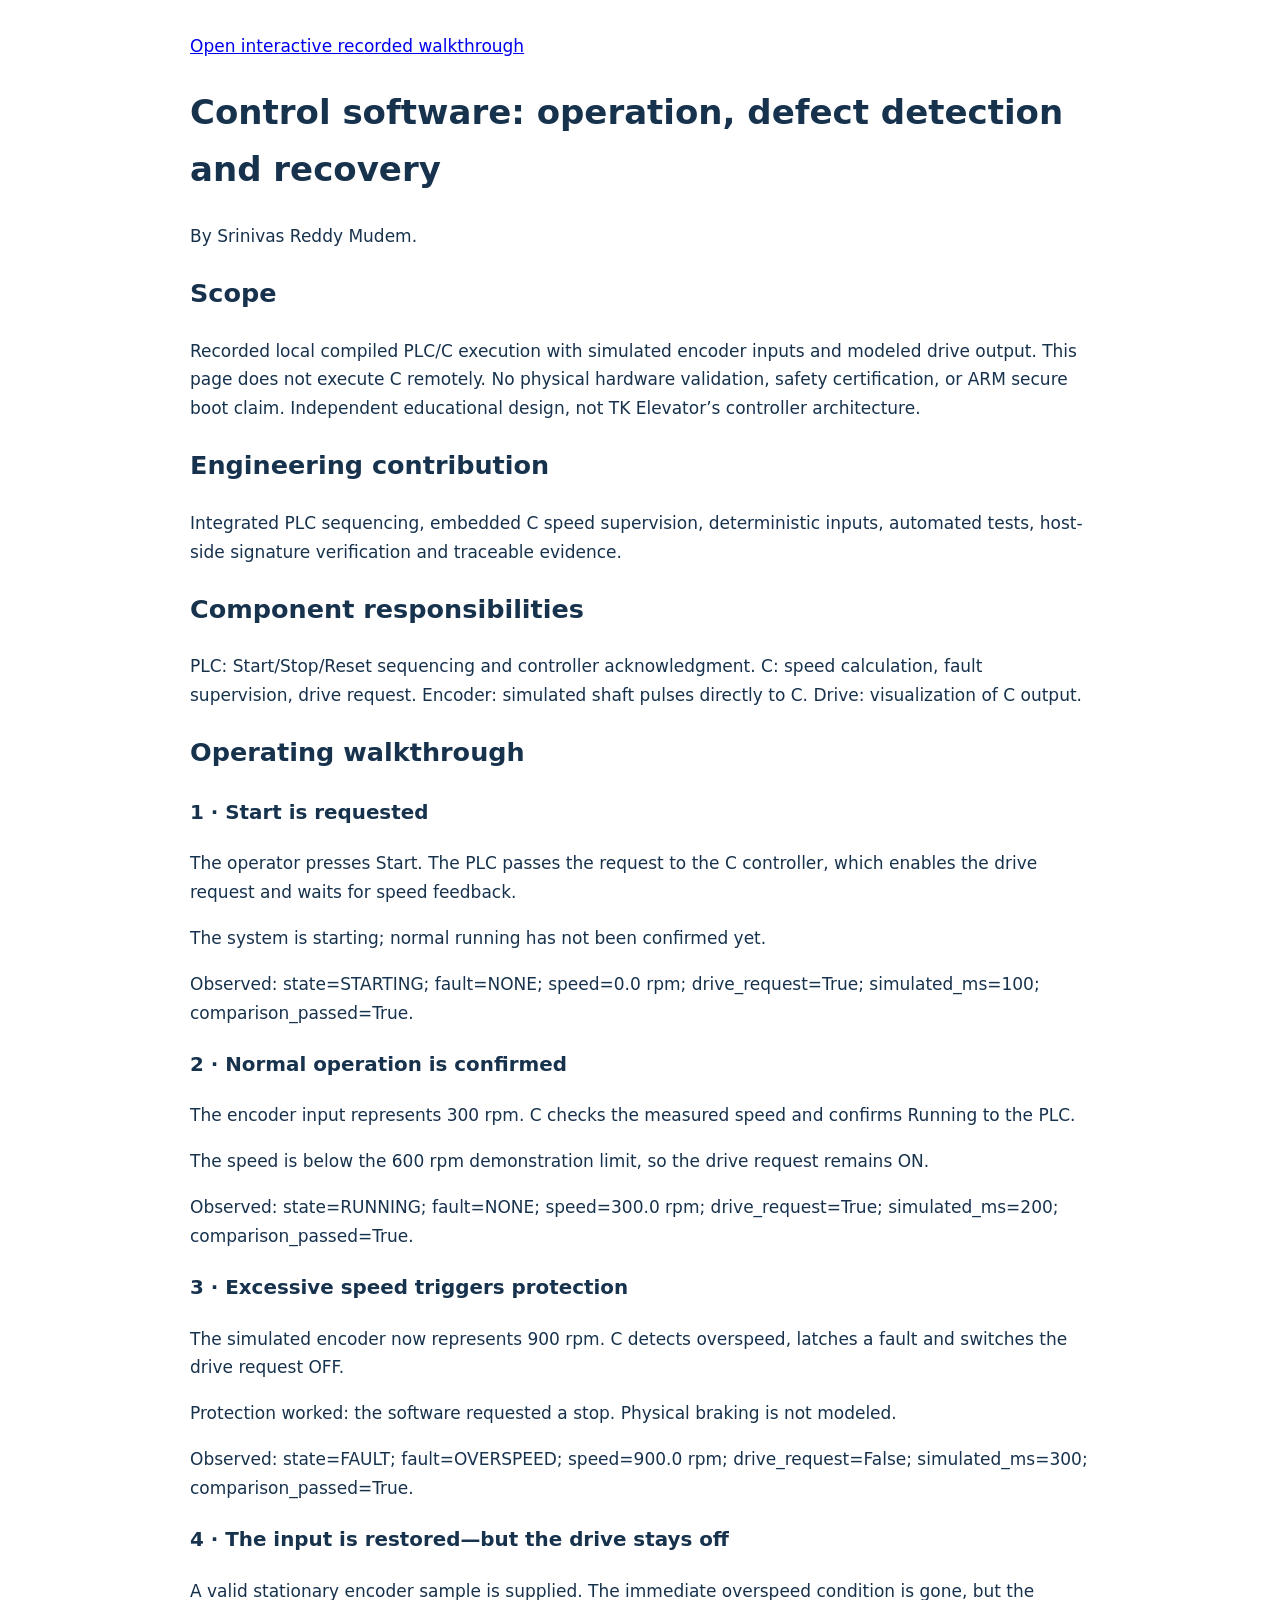
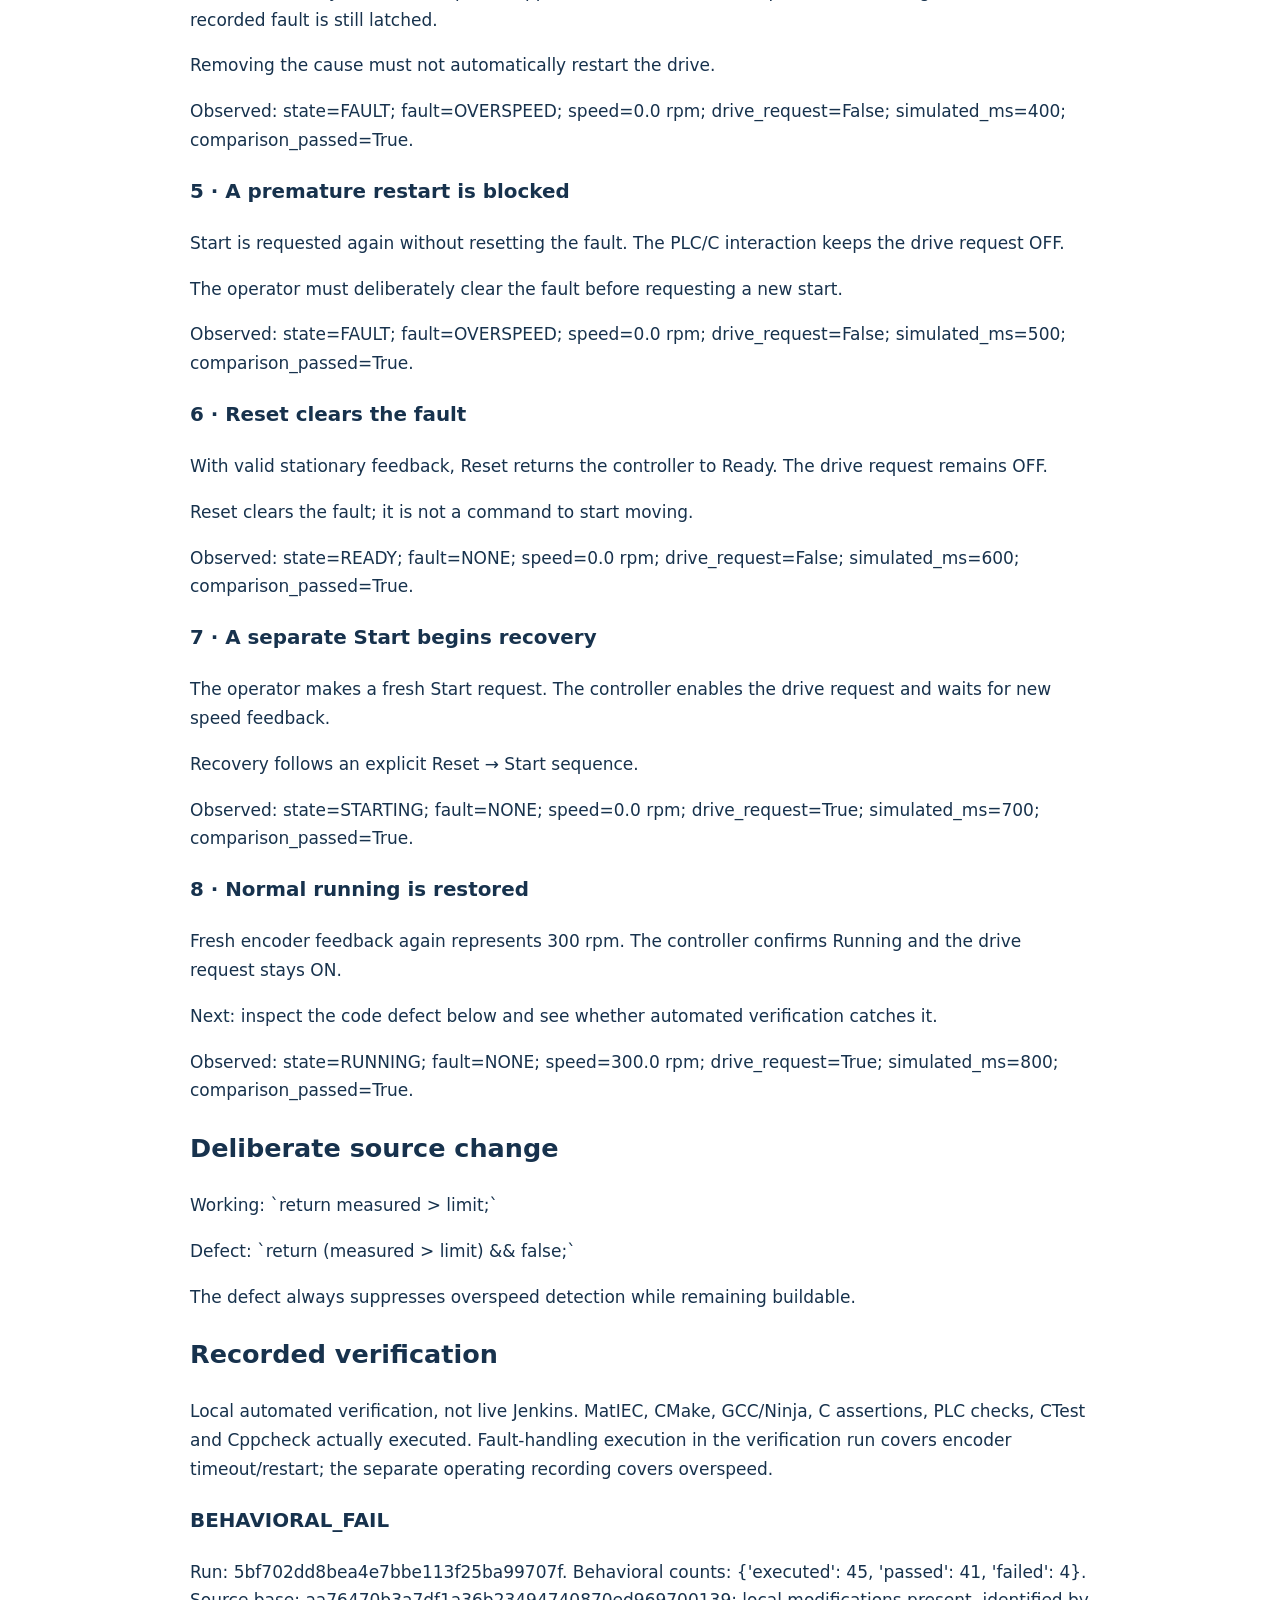
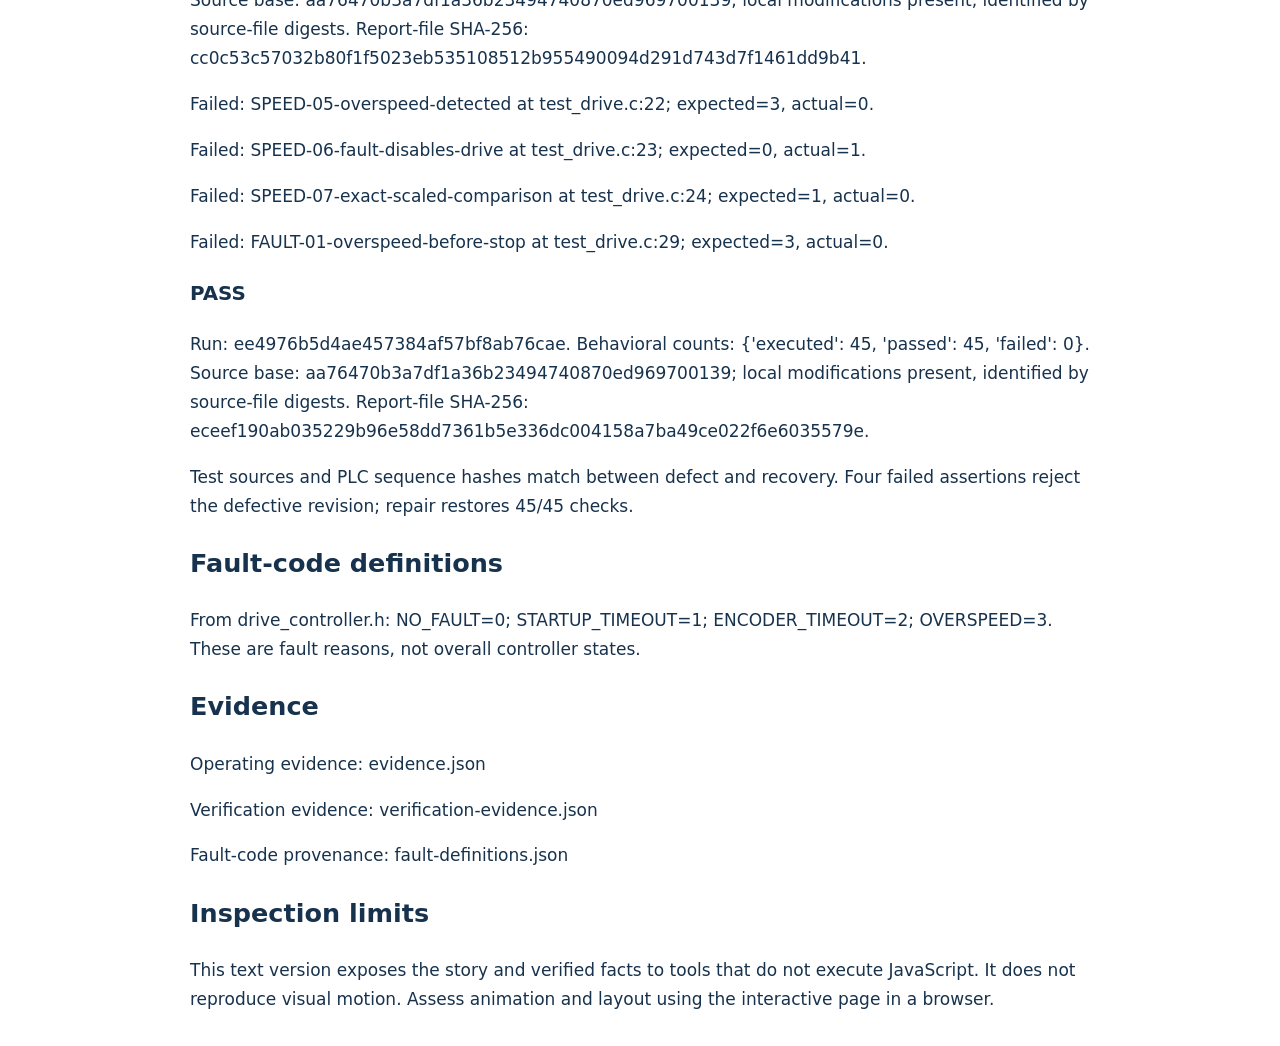
<file: control-verification/review.html>
<!doctype html><html lang="en"><meta charset="utf-8"><meta name="viewport" content="width=device-width,initial-scale=1"><title>Control demonstration — review transcript</title><style>body{max-width:900px;margin:32px auto;padding:0 20px;font:17px/1.7 system-ui;color:#17324d;overflow-wrap:anywhere}</style><a href="index.html">Open interactive recorded walkthrough</a><h1>Control software: operation, defect detection and recovery</h1><p>By Srinivas Reddy Mudem.</p><h2>Scope</h2><p>Recorded local compiled PLC/C execution with simulated encoder inputs and modeled drive output. This page does not execute C remotely. No physical hardware validation, safety certification, or ARM secure boot claim. Independent educational design, not TK Elevator’s controller architecture.</p><h2>Engineering contribution</h2><p>Integrated PLC sequencing, embedded C speed supervision, deterministic inputs, automated tests, host-side signature verification and traceable evidence.</p><h2>Component responsibilities</h2><p>PLC: Start/Stop/Reset sequencing and controller acknowledgment. C: speed calculation, fault supervision, drive request. Encoder: simulated shaft pulses directly to C. Drive: visualization of C output.</p><h2>Operating walkthrough</h2><h3>1 · Start is requested</h3><p>The operator presses Start. The PLC passes the request to the C controller, which enables the drive request and waits for speed feedback.</p><p>The system is starting; normal running has not been confirmed yet.</p><p>Observed: state=STARTING; fault=NONE; speed=0.0 rpm; drive_request=True; simulated_ms=100; comparison_passed=True.</p><h3>2 · Normal operation is confirmed</h3><p>The encoder input represents 300 rpm. C checks the measured speed and confirms Running to the PLC.</p><p>The speed is below the 600 rpm demonstration limit, so the drive request remains ON.</p><p>Observed: state=RUNNING; fault=NONE; speed=300.0 rpm; drive_request=True; simulated_ms=200; comparison_passed=True.</p><h3>3 · Excessive speed triggers protection</h3><p>The simulated encoder now represents 900 rpm. C detects overspeed, latches a fault and switches the drive request OFF.</p><p>Protection worked: the software requested a stop. Physical braking is not modeled.</p><p>Observed: state=FAULT; fault=OVERSPEED; speed=900.0 rpm; drive_request=False; simulated_ms=300; comparison_passed=True.</p><h3>4 · The input is restored—but the drive stays off</h3><p>A valid stationary encoder sample is supplied. The immediate overspeed condition is gone, but the recorded fault is still latched.</p><p>Removing the cause must not automatically restart the drive.</p><p>Observed: state=FAULT; fault=OVERSPEED; speed=0.0 rpm; drive_request=False; simulated_ms=400; comparison_passed=True.</p><h3>5 · A premature restart is blocked</h3><p>Start is requested again without resetting the fault. The PLC/C interaction keeps the drive request OFF.</p><p>The operator must deliberately clear the fault before requesting a new start.</p><p>Observed: state=FAULT; fault=OVERSPEED; speed=0.0 rpm; drive_request=False; simulated_ms=500; comparison_passed=True.</p><h3>6 · Reset clears the fault</h3><p>With valid stationary feedback, Reset returns the controller to Ready. The drive request remains OFF.</p><p>Reset clears the fault; it is not a command to start moving.</p><p>Observed: state=READY; fault=NONE; speed=0.0 rpm; drive_request=False; simulated_ms=600; comparison_passed=True.</p><h3>7 · A separate Start begins recovery</h3><p>The operator makes a fresh Start request. The controller enables the drive request and waits for new speed feedback.</p><p>Recovery follows an explicit Reset → Start sequence.</p><p>Observed: state=STARTING; fault=NONE; speed=0.0 rpm; drive_request=True; simulated_ms=700; comparison_passed=True.</p><h3>8 · Normal running is restored</h3><p>Fresh encoder feedback again represents 300 rpm. The controller confirms Running and the drive request stays ON.</p><p>Next: inspect the code defect below and see whether automated verification catches it.</p><p>Observed: state=RUNNING; fault=NONE; speed=300.0 rpm; drive_request=True; simulated_ms=800; comparison_passed=True.</p><h2>Deliberate source change</h2><p>Working: `return measured &gt; limit;`</p><p>Defect: `return (measured &gt; limit) &amp;&amp; false;`</p><p>The defect always suppresses overspeed detection while remaining buildable.</p><h2>Recorded verification</h2><p>Local automated verification, not live Jenkins. MatIEC, CMake, GCC/Ninja, C assertions, PLC checks, CTest and Cppcheck actually executed. Fault-handling execution in the verification run covers encoder timeout/restart; the separate operating recording covers overspeed.</p><h3>BEHAVIORAL_FAIL</h3><p>Run: 5bf702dd8bea4e7bbe113f25ba99707f. Behavioral counts: {&#x27;executed&#x27;: 45, &#x27;passed&#x27;: 41, &#x27;failed&#x27;: 4}. Source base: aa76470b3a7df1a36b23494740870ed969700139; local modifications present, identified by source-file digests. Report-file SHA-256: cc0c53c57032b80f1f5023eb535108512b955490094d291d743d7f1461dd9b41.</p><p>Failed: SPEED-05-overspeed-detected at test_drive.c:22; expected=3, actual=0.</p><p>Failed: SPEED-06-fault-disables-drive at test_drive.c:23; expected=0, actual=1.</p><p>Failed: SPEED-07-exact-scaled-comparison at test_drive.c:24; expected=1, actual=0.</p><p>Failed: FAULT-01-overspeed-before-stop at test_drive.c:29; expected=3, actual=0.</p><h3>PASS</h3><p>Run: ee4976b5d4ae457384af57bf8ab76cae. Behavioral counts: {&#x27;executed&#x27;: 45, &#x27;passed&#x27;: 45, &#x27;failed&#x27;: 0}. Source base: aa76470b3a7df1a36b23494740870ed969700139; local modifications present, identified by source-file digests. Report-file SHA-256: eceef190ab035229b96e58dd7361b5e336dc004158a7ba49ce022f6e6035579e.</p><p>Test sources and PLC sequence hashes match between defect and recovery. Four failed assertions reject the defective revision; repair restores 45/45 checks.</p><h2>Fault-code definitions</h2><p>From drive_controller.h: NO_FAULT=0; STARTUP_TIMEOUT=1; ENCODER_TIMEOUT=2; OVERSPEED=3. These are fault reasons, not overall controller states.</p><h2>Evidence</h2><p>Operating evidence: evidence.json</p><p>Verification evidence: verification-evidence.json</p><p>Fault-code provenance: fault-definitions.json</p><h2>Inspection limits</h2><p>This text version exposes the story and verified facts to tools that do not execute JavaScript. It does not reproduce visual motion. Assess animation and layout using the interactive page in a browser.</p></html>
</file>
<file: control-verification/animation.css>
.animated-pipeline{display:flex;align-items:center;gap:0;margin:18px 0;overflow:auto;padding:5px 0 12px}.replay-node{flex:1;min-width:100px;padding:12px 8px;border:1px solid #cbd5e1;border-radius:9px;background:#f1f5f9;color:#475569;text-align:center;font-size:13px;font-weight:650}.replay-node.running{background:#eaf2ff;border-color:#2563eb;color:#1d4ed8;box-shadow:0 0 12px #2563eb30}.replay-node.passed{background:#e7f6ed;border-color:#15803d;color:#14532d}.replay-node.failed{background:#fff0f0;border-color:#dc2626;color:#991b1b}.replay-node small{display:block;margin-top:6px}.replay-link{position:relative;flex:0 0 22px;height:3px;background:#cbd5e1}.replay-link span{position:absolute;left:0;top:0;height:3px;width:0;background:#2563eb;transition:width .45s linear}.replay-link.filled span{width:100%}.replay-spinner{display:inline-block;width:12px;height:12px;vertical-align:middle;border:2px solid currentColor;border-right-color:transparent;border-radius:50%;animation:replay-spin .8s linear infinite;margin-right:5px}.explaining-component{filter:drop-shadow(0 0 5px #3b82f6);stroke:#2563eb!important;stroke-width:5px!important}.console{min-height:140px}#replay-logs:empty:before{content:'Recorded output appears here when replay begins.';color:#94a3b8}#operation-explanation{padding:8px 12px;background:#e8f0fb;border-radius:7px;min-height:24px}@keyframes replay-spin{to{transform:rotate(360deg)}}@media(prefers-reduced-motion:reduce){.replay-spinner{animation:none}.replay-link span{transition:none}}
</file>
<file: control-verification/four-panel-style.css>
.control-intro{padding:10px 18px;border-left:5px solid #2563eb;background:#edf4ff;border-radius:10px;margin-bottom:15px}
 .control-intro h2{margin:0 0 6px;color:#102a43;font-size:25px}.control-intro p{margin:0;color:#334155}
 .control-stage{min-height:130px;padding:13px;border:2px solid #94a3b8;border-radius:11px;background:white;color:#334155}
 .control-stage strong{display:block;font-size:16px}.control-stage small{display:block;margin-top:8px;font-weight:700}
 .control-stage.passed{background:#14532d;border-color:#15803d;color:white}.control-stage.failed{background:#991b1b;border-color:#b91c1c;color:white}
 .control-stage.running{background:#173da0;border-color:#60a5fa;color:white;box-shadow:0 0 15px #2563eb44}
 .control-stage.blocked{background:#f1f5f9;color:#475569;border-color:#94a3b8}
 .control-spinner{display:inline-block;width:13px;height:13px;border:2px solid currentColor;border-right-color:transparent;border-radius:50%;animation:control-spin .8s linear infinite;vertical-align:middle;margin-right:5px}
 @keyframes control-spin{to{transform:rotate(360deg)}}
 .control-diagram{padding:12px;background:#f3f7fd;border:1px solid #cbd5e1;border-radius:14px;margin:6px 0}
 .control-diagram svg{width:100%;height:auto;display:block}.control-flow{stroke-dasharray:9 7;animation:control-travel .9s linear infinite}
 @keyframes control-travel{to{stroke-dashoffset:-32}}
 .control-check{padding:10px 13px;background:#eaf5ee;border-left:4px solid #15803d;border-radius:7px;color:#14532d;margin:7px 0}
 .control-check.reject{background:#fff0f0;border-color:#b91c1c;color:#991b1b}
 .control-log{height:310px;overflow:auto;white-space:pre-wrap;background:#101f35;color:#e2e8f0;padding:14px;border-radius:10px;font:12px/1.5 ui-monospace,monospace}
 .control-story{padding:16px 20px;background:#eef4ff;border-left:5px solid #2563eb;border-radius:10px;margin:12px 0;color:#17324d}.control-story h3{margin:0 0 7px;font-size:23px}.control-story p{margin:5px 0}.control-evidence-label{font-size:13px;color:#475569;margin:4px 0}
 @media(prefers-reduced-motion:reduce){.control-spinner,.control-flow{animation:none}}

.connected-pipeline{flex-wrap:nowrap}.connected-pipeline .control-stage{min-width:210px}.flow-link{min-width:24px;width:24px}.four-panel-replay{overflow:auto}.control-stage{transition:background .25s,border-color .25s}.connected-pipeline .control-stage{font-family:system-ui}.connected-pipeline small{font-size:12px}

/* Event snapshots redraw markup. Completed checks must never reanimate. */
.four-panel-replay .flow-check.observed:before,
.four-panel-replay .flow-check.observed>b{animation:none!important}
.four-panel-replay .control-stage:not(.running) .flow-check:before,
.four-panel-replay .control-stage:not(.running) .flow-check>b,
.four-panel-replay .control-stage:not(.running) .control-spinner{animation:none!important}
.four-panel-replay .flow-check.check-running:before{animation:check-line-running 1s linear infinite!important}
</file>
<file: showcases/control-verification/presentation/animation.css>
.animated-pipeline{display:flex;align-items:center;gap:0;margin:18px 0;overflow:auto;padding:5px 0 12px}.replay-node{flex:1;min-width:100px;padding:12px 8px;border:1px solid #cbd5e1;border-radius:9px;background:#f1f5f9;color:#475569;text-align:center;font-size:13px;font-weight:650}.replay-node.running{background:#eaf2ff;border-color:#2563eb;color:#1d4ed8;box-shadow:0 0 12px #2563eb30}.replay-node.passed{background:#e7f6ed;border-color:#15803d;color:#14532d}.replay-node.failed{background:#fff0f0;border-color:#dc2626;color:#991b1b}.replay-node small{display:block;margin-top:6px}.replay-link{position:relative;flex:0 0 22px;height:3px;background:#cbd5e1}.replay-link span{position:absolute;left:0;top:0;height:3px;width:0;background:#2563eb;transition:width .45s linear}.replay-link.filled span{width:100%}.replay-spinner{display:inline-block;width:12px;height:12px;vertical-align:middle;border:2px solid currentColor;border-right-color:transparent;border-radius:50%;animation:replay-spin .8s linear infinite;margin-right:5px}.explaining-component{filter:drop-shadow(0 0 5px #3b82f6);stroke:#2563eb!important;stroke-width:5px!important}.console{min-height:140px}#replay-logs:empty:before{content:'Recorded output appears here when replay begins.';color:#94a3b8}#operation-explanation{padding:8px 12px;background:#e8f0fb;border-radius:7px;min-height:24px}@keyframes replay-spin{to{transform:rotate(360deg)}}@media(prefers-reduced-motion:reduce){.replay-spinner{animation:none}.replay-link span{transition:none}}
</file>
<file: showcases/control-verification/presentation/four-panel-style.css>
.control-intro{padding:10px 18px;border-left:5px solid #2563eb;background:#edf4ff;border-radius:10px;margin-bottom:15px}
 .control-intro h2{margin:0 0 6px;color:#102a43;font-size:25px}.control-intro p{margin:0;color:#334155}
 .control-stage{min-height:130px;padding:13px;border:2px solid #94a3b8;border-radius:11px;background:white;color:#334155}
 .control-stage strong{display:block;font-size:16px}.control-stage small{display:block;margin-top:8px;font-weight:700}
 .control-stage.passed{background:#14532d;border-color:#15803d;color:white}.control-stage.failed{background:#991b1b;border-color:#b91c1c;color:white}
 .control-stage.running{background:#173da0;border-color:#60a5fa;color:white;box-shadow:0 0 15px #2563eb44}
 .control-stage.blocked{background:#f1f5f9;color:#475569;border-color:#94a3b8}
 .control-spinner{display:inline-block;width:13px;height:13px;border:2px solid currentColor;border-right-color:transparent;border-radius:50%;animation:control-spin .8s linear infinite;vertical-align:middle;margin-right:5px}
 @keyframes control-spin{to{transform:rotate(360deg)}}
 .control-diagram{padding:12px;background:#f3f7fd;border:1px solid #cbd5e1;border-radius:14px;margin:6px 0}
 .control-diagram svg{width:100%;height:auto;display:block}.control-flow{stroke-dasharray:9 7;animation:control-travel .9s linear infinite}
 @keyframes control-travel{to{stroke-dashoffset:-32}}
 .control-check{padding:10px 13px;background:#eaf5ee;border-left:4px solid #15803d;border-radius:7px;color:#14532d;margin:7px 0}
 .control-check.reject{background:#fff0f0;border-color:#b91c1c;color:#991b1b}
 .control-log{height:310px;overflow:auto;white-space:pre-wrap;background:#101f35;color:#e2e8f0;padding:14px;border-radius:10px;font:12px/1.5 ui-monospace,monospace}
 .control-story{padding:16px 20px;background:#eef4ff;border-left:5px solid #2563eb;border-radius:10px;margin:12px 0;color:#17324d}.control-story h3{margin:0 0 7px;font-size:23px}.control-story p{margin:5px 0}.control-evidence-label{font-size:13px;color:#475569;margin:4px 0}
 @media(prefers-reduced-motion:reduce){.control-spinner,.control-flow{animation:none}}

.connected-pipeline{flex-wrap:nowrap}.connected-pipeline .control-stage{min-width:210px}.flow-link{min-width:24px;width:24px}.four-panel-replay{overflow:auto}.control-stage{transition:background .25s,border-color .25s}.connected-pipeline .control-stage{font-family:system-ui}.connected-pipeline small{font-size:12px}

/* Event snapshots redraw markup. Completed checks must never reanimate. */
.four-panel-replay .flow-check.observed:before,
.four-panel-replay .flow-check.observed>b{animation:none!important}
.four-panel-replay .control-stage:not(.running) .flow-check:before,
.four-panel-replay .control-stage:not(.running) .flow-check>b,
.four-panel-replay .control-stage:not(.running) .control-spinner{animation:none!important}
.four-panel-replay .flow-check.check-running:before{animation:check-line-running 1s linear infinite!important}
</file>
